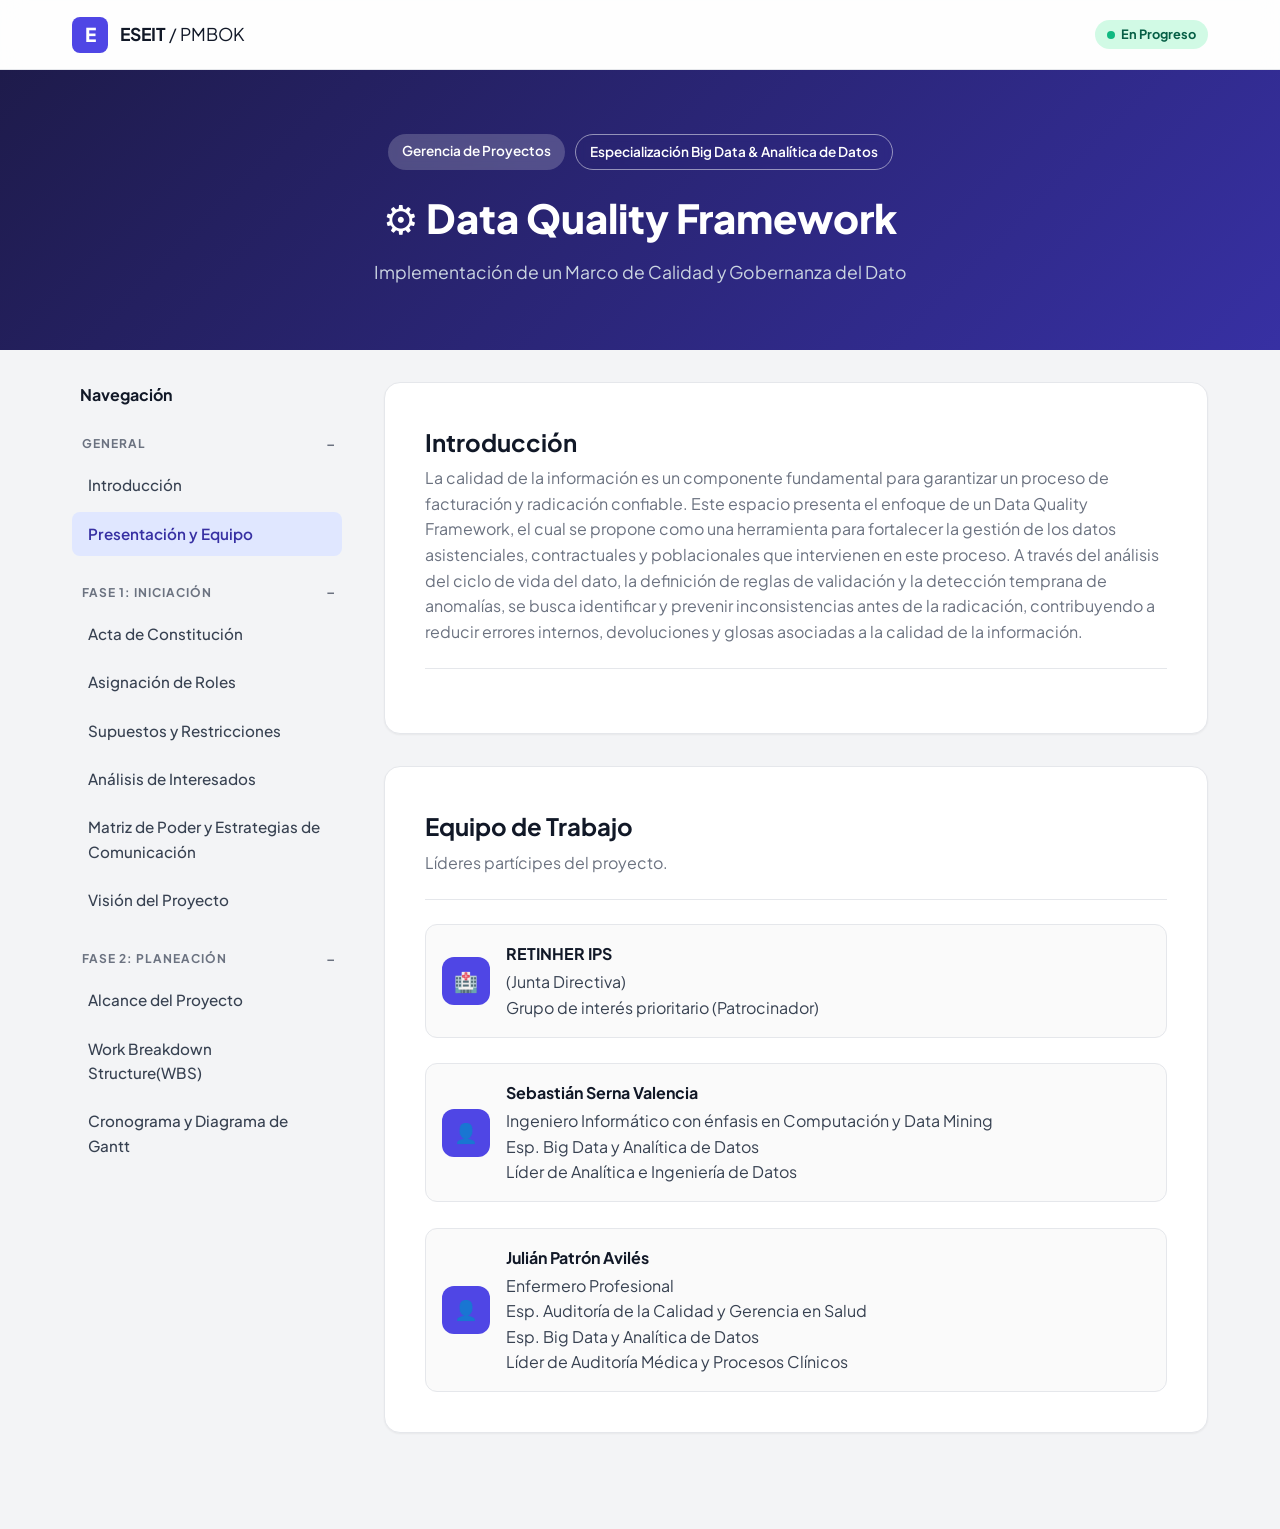
<file: index.html>
<!DOCTYPE html>
<html lang="es">

<head>
    <meta charset="UTF-8">
    <meta name="viewport" content="width=device-width, initial-scale=1.0">
    <title>Inicio | ESEIT</title>
    <link rel="stylesheet" href="styles.css">
    <link href="https://fonts.googleapis.com/css2?family=Plus+Jakarta+Sans:wght@400;500;600;700;800&display=swap"
        rel="stylesheet">
</head>

<body>
    <nav class="glass-nav">
        <div class="nav-content">
            <div class="logo-area">
                <!-- NUEVO: Botón Hamburguesa para Móviles -->
                <button id="mobile-menu-btn" class="hamburger-btn">☰</button>

                <div class="logo-icon">E</div>
                <span class="logo-text">ESEIT <span class="fw-light">/ PMBOK</span></span>
            </div>
            <div class="nav-badges">
                <span class="status-badge pulse">En Progreso</span>
            </div>
        </div>
    </nav>

    <header class="hero-section">
        <div class="hero-content">
            <div class="hero-tags">
                <span class="tag">Gerencia de Proyectos</span>
                <span class="tag tag-outline">Especialización Big Data & Analítica de Datos</span>
            </div>
            <h1 class="hero-title">⚙️ Data Quality Framework</h1>
            <p class="hero-subtitle">Implementación de un Marco de Calidad y Gobernanza del Dato</p>
        </div>
    </header>

    <div class="container layout-grid">
        <!-- MENÚ LATERAL -->
        <aside class="sidebar-menu">
            <div class="menu-sticky-wrapper">
                <h3 class="menu-title">Navegación</h3>
                <nav class="pill-nav">
                    <!-- SECCIÓN GENERAL -->
                    <div class="nav-section">
                        <div class="section-header">
                            <!-- Este enlace te lleva a la página principal -->
                            <a href="index.html" class="section-link">General</a>
                            <!-- Este botón solo abre/cierra -->
                            <button class="toggle-btn"><span class="toggle-icon">-</span></button>
                        </div>
                        <div class="nav-items">
                            <a href="index.html#intro" class="nav-pill">Introducción</a>
                            <a href="index.html#presentacion" class="nav-pill active">Presentación y Equipo</a>
                        </div>
                    </div>

                    <!-- SECCIÓN FASE 1 -->
                    <div class="nav-section">
                        <div class="section-header">
                            <a href="fase1.html" class="section-link">Fase 1: Iniciación</a>
                            <button class="toggle-btn"><span class="toggle-icon">-</span></button>
                        </div>
                        <div class="nav-items">
                            <a href="fase1.html#acta" class="nav-pill">Acta de Constitución</a>
                            <a href="fase1.html#asignacion" class="nav-pill">Asignación de Roles</a>
                            <a href="fase1.html#supuestos" class="nav-pill">Supuestos y Restricciones</a>
                            <a href="fase1.html#interesados" class="nav-pill">Análisis de Interesados</a>
                            <a href="fase1.html#comunicacion" class="nav-pill">Matriz de Poder y Estrategias de
                                Comunicación</a>
                            <a href="fase1.html#vision" class="nav-pill">Visión del Proyecto</a>
                        </div>
                    </div>

                    <!-- SECCIÓN FASE 2 -->
                    <div class="nav-section">
                        <div class="section-header">
                            <a href="fase2.html" class="section-link">Fase 2: Planeación</a>
                            <button class="toggle-btn"><span class="toggle-icon">-</span></button>
                        </div>
                        <div class="nav-items">
                            <a href="fase2.html#alcance" class="nav-pill">Alcance del Proyecto</a>
                            <a href="fase2.html#wbs" class="nav-pill">Work Breakdown Structure(WBS)</a>
                            <a href="fase2.html#cronograma" class="nav-pill">Cronograma y Diagrama de Gantt</a>
                            <a href="fase2.html#presupuesto" class="nav-pill">Presupuestos</a>
                            <a href="fase2.html#matriz-riesgos" class="nav-pill">Gestión de Riesgos</a>
                        </div>
                    </div>

                    <!-- SECCIÓN FASE 3 -->
                    <div class="nav-section">
                        <div class="section-header">
                            <a href="fase3.html" class="section-link">Fase 3: Ejecución</a>
                            <button class="toggle-btn"><span class="toggle-icon">-</span></button>
                        </div>
                        <div class="nav-items">
                            <a href="fase3.html#asignacion" class="nav-pill">Asignación de Tareas</a>
                            <a href="fase3.html#calidad" class="nav-pill">Plan de Calidad</a>
                            <a href="fase3.html#comunicacion" class="nav-pill">Gestión de la Comunicación</a>
                            <a href="fase3.html#roi" class="nav-pill">ROI e Impacto</a>
                        </div>
                    </div>

                    <!-- SECCIÓN EJECUCIÓN PROYECTO -->
                    <div class="nav-section">
                        <div class="section-header">
                            <a href="ejecucion.html" class="section-link">Ejecución Proyecto</a>
                            <button class="toggle-btn"><span class="toggle-icon">-</span></button>
                        </div>
                        <div class="nav-items">
                            <a href="ejecucion.html#semana1" class="nav-pill">Semana 1</a>
                            <a href="ejecucion.html#semana2" class="nav-pill">Semana 2</a>
                            <a href="ejecucion.html#semana3" class="nav-pill">Semana 3</a>
                            <a href="ejecucion.html#semana4" class="nav-pill">Semana 4</a>
                            <a href="ejecucion.html#semana5" class="nav-pill">Semana 5</a>
                            <a href="ejecucion.html#semana6" class="nav-pill">Semana 6</a>
                            <a href="ejecucion.html#semana7" class="nav-pill">Semana 7</a>
                        </div>
                    </div>
                </nav>
            </div>
        </aside>

        <!-- CONTENIDO -->
        <main class="content-area">

            <section id="intro" class="content-card">
                <div class="card-header">
                    <h2>Introducción</h2>
                    <p class="text-muted">
                        La calidad de la información es un componente fundamental para garantizar un proceso de
                        facturación y radicación confiable. Este espacio presenta el enfoque de un Data Quality
                        Framework, el cual se propone como una herramienta para fortalecer la gestión de los datos
                        asistenciales, contractuales y poblacionales que intervienen en este proceso.
                        A través del análisis del ciclo de vida del dato, la definición de reglas de validación y la
                        detección temprana de anomalías, se busca identificar y prevenir inconsistencias antes de la
                        radicación, contribuyendo a reducir errores internos, devoluciones y glosas asociadas a la
                        calidad de la información.
                    </p>
                </div>
            </section>

            <section id="presentacion" class="content-card">
                <div class="card-header">
                    <h2>Equipo de Trabajo</h2>
                    <p class="text-muted">Líderes partícipes del proyecto.</p>
                </div>

                <div class="team-grid">
                    <div class="team-member">
                        <div class="member-avatar avatar-indigo">🏥</div>
                        <div class="member-details">
                            <h4>RETINHER IPS</h4>
                            <p>(Junta Directiva)</p>
                            <p>Grupo de interés prioritario (Patrocinador)</p>
                        </div>
                    </div>
                </div>

                <br>

                <div class="team-grid">
                    <div class="team-member">
                        <div class="member-avatar avatar-indigo">👤</div>
                        <div class="member-details">
                            <h4>Sebastián Serna Valencia</h4>
                            <p>Ingeniero Informático con énfasis en Computación y Data Mining</p>
                            <p>Esp. Big Data y Analítica de Datos</p>
                            <p>Líder de Analítica e Ingeniería de Datos</p>
                        </div>
                    </div>
                </div>

                <br>

                <div class="team-grid">
                    <div class="team-member">
                        <div class="member-avatar avatar-indigo">👤</div>
                        <div class="member-details">
                            <h4>Julián Patrón Avilés</h4>
                            <p>Enfermero Profesional</p>
                            <p>Esp. Auditoría de la Calidad y Gerencia en Salud</p>
                            <p>Esp. Big Data y Analítica de Datos</p>
                            <p>Líder de Auditoría Médica y Procesos Clínicos</p>
                        </div>
                    </div>
                </div>


            </section>
        </main>
    </div>

    <script>
        // 1. Lógica para el botón (+ / -)
        const toggleBtns = document.querySelectorAll('.toggle-btn');

        toggleBtns.forEach(btn => {
            btn.addEventListener('click', function (e) {
                e.preventDefault(); // Evita cualquier comportamiento por defecto

                // Busca el contenedor '.nav-items' que está justo después del '.section-header'
                const navItems = this.closest('.section-header').nextElementSibling;
                const icon = this.querySelector('.toggle-icon');

                // Alterna la visibilidad
                navItems.classList.toggle('collapsed');

                // Cambia el ícono
                if (navItems.classList.contains('collapsed')) {
                    icon.textContent = '+';
                } else {
                    icon.textContent = '-';
                }
            });
        });

        // 2. Lógica para las Píldoras (Enlaces activos dentro de la misma página)
        const navPills = document.querySelectorAll('.nav-pill');

        navPills.forEach(pill => {
            pill.addEventListener('click', function () {
                if (!this.classList.contains('disabled')) {
                    navPills.forEach(p => p.classList.remove('active'));
                    this.classList.add('active');
                }
            });
        });

        // 3. Lógica para el Menú Hamburguesa en Móviles
        const mobileMenuBtn = document.getElementById('mobile-menu-btn');
        const sidebarMenu = document.querySelector('.sidebar-menu');

        if (mobileMenuBtn && sidebarMenu) {
            // Abrir/Cerrar menú al tocar el botón ☰
            mobileMenuBtn.addEventListener('click', () => {
                sidebarMenu.classList.toggle('active');
            });

            // Opcional pero recomendado: Cerrar el menú móvil automáticamente al elegir una opción
            const allMobileLinks = document.querySelectorAll('.nav-pill, .section-link');
            allMobileLinks.forEach(link => {
                link.addEventListener('click', () => {
                    // Solo si estamos en versión móvil (ancho menor a 900px)
                    if (window.innerWidth <= 900) {
                        sidebarMenu.classList.remove('active');
                    }
                });
            });
        }
    </script>

</body>

</html>
</file>
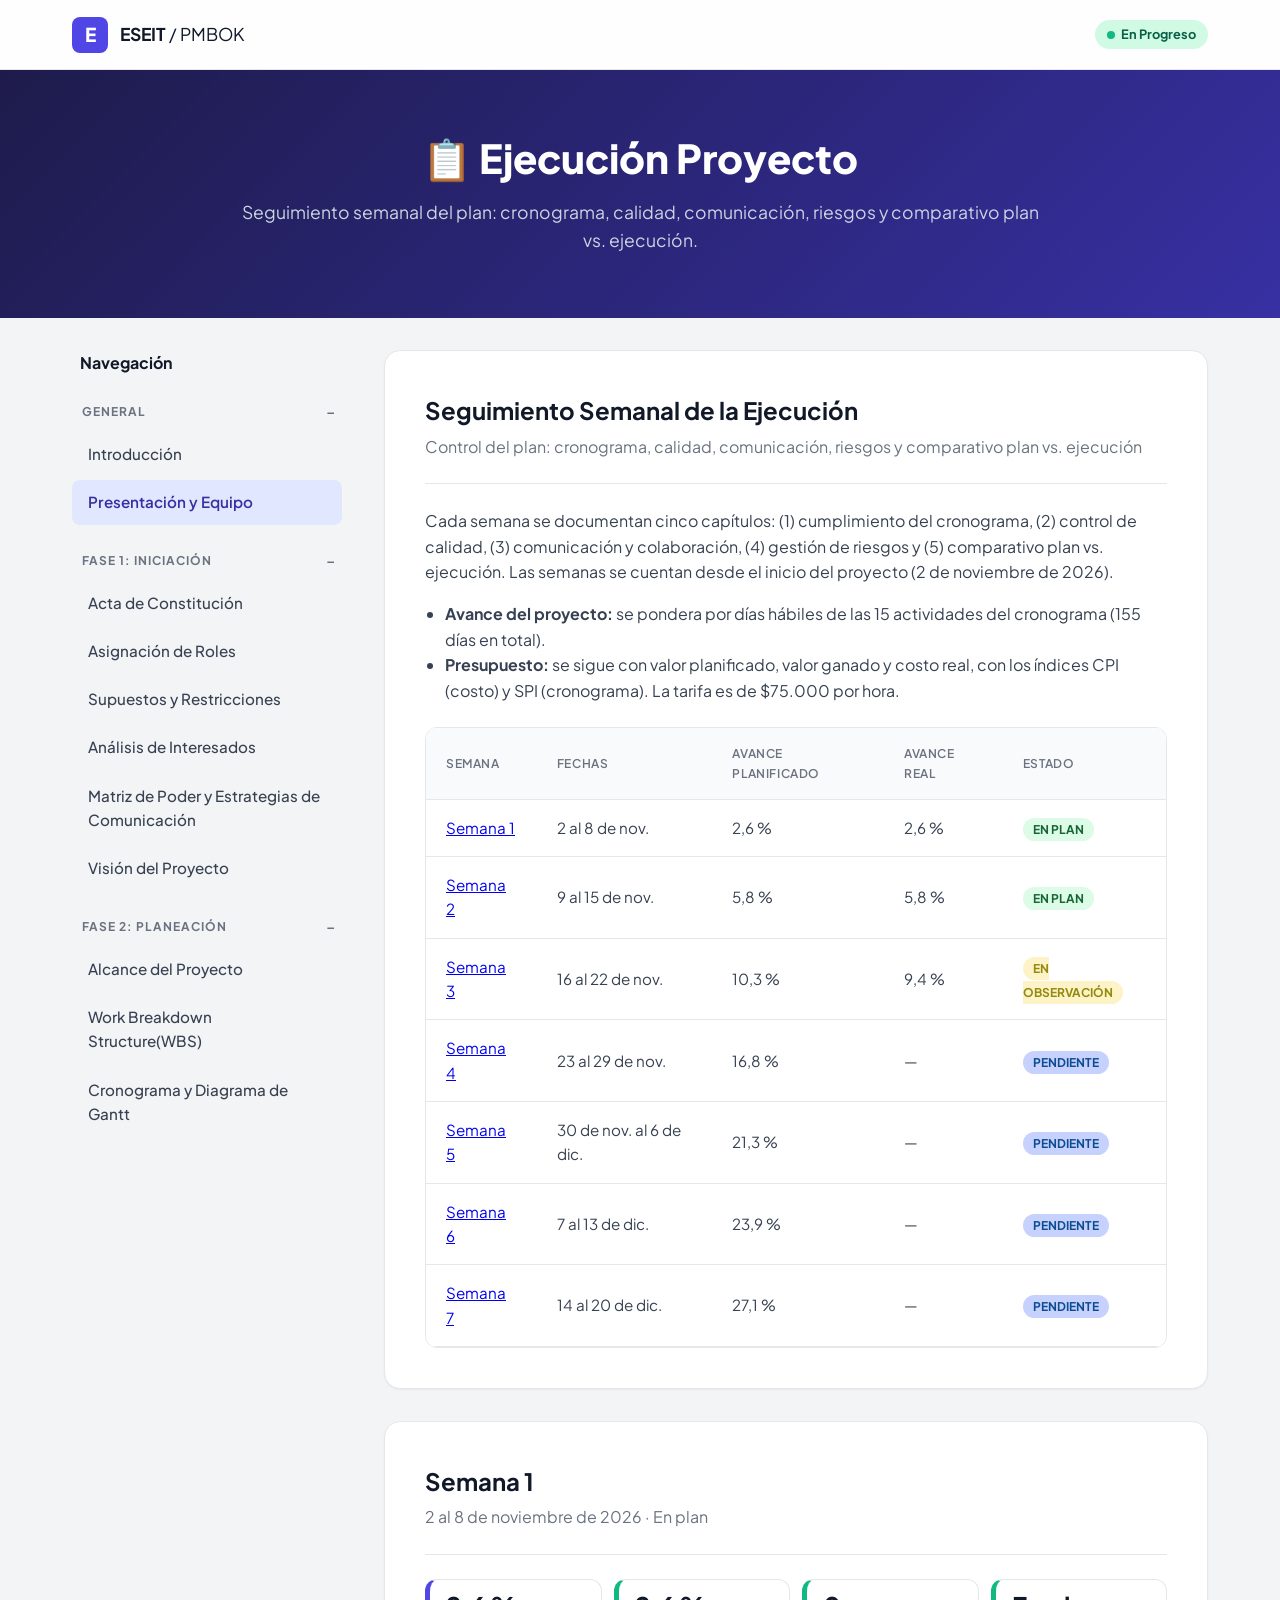
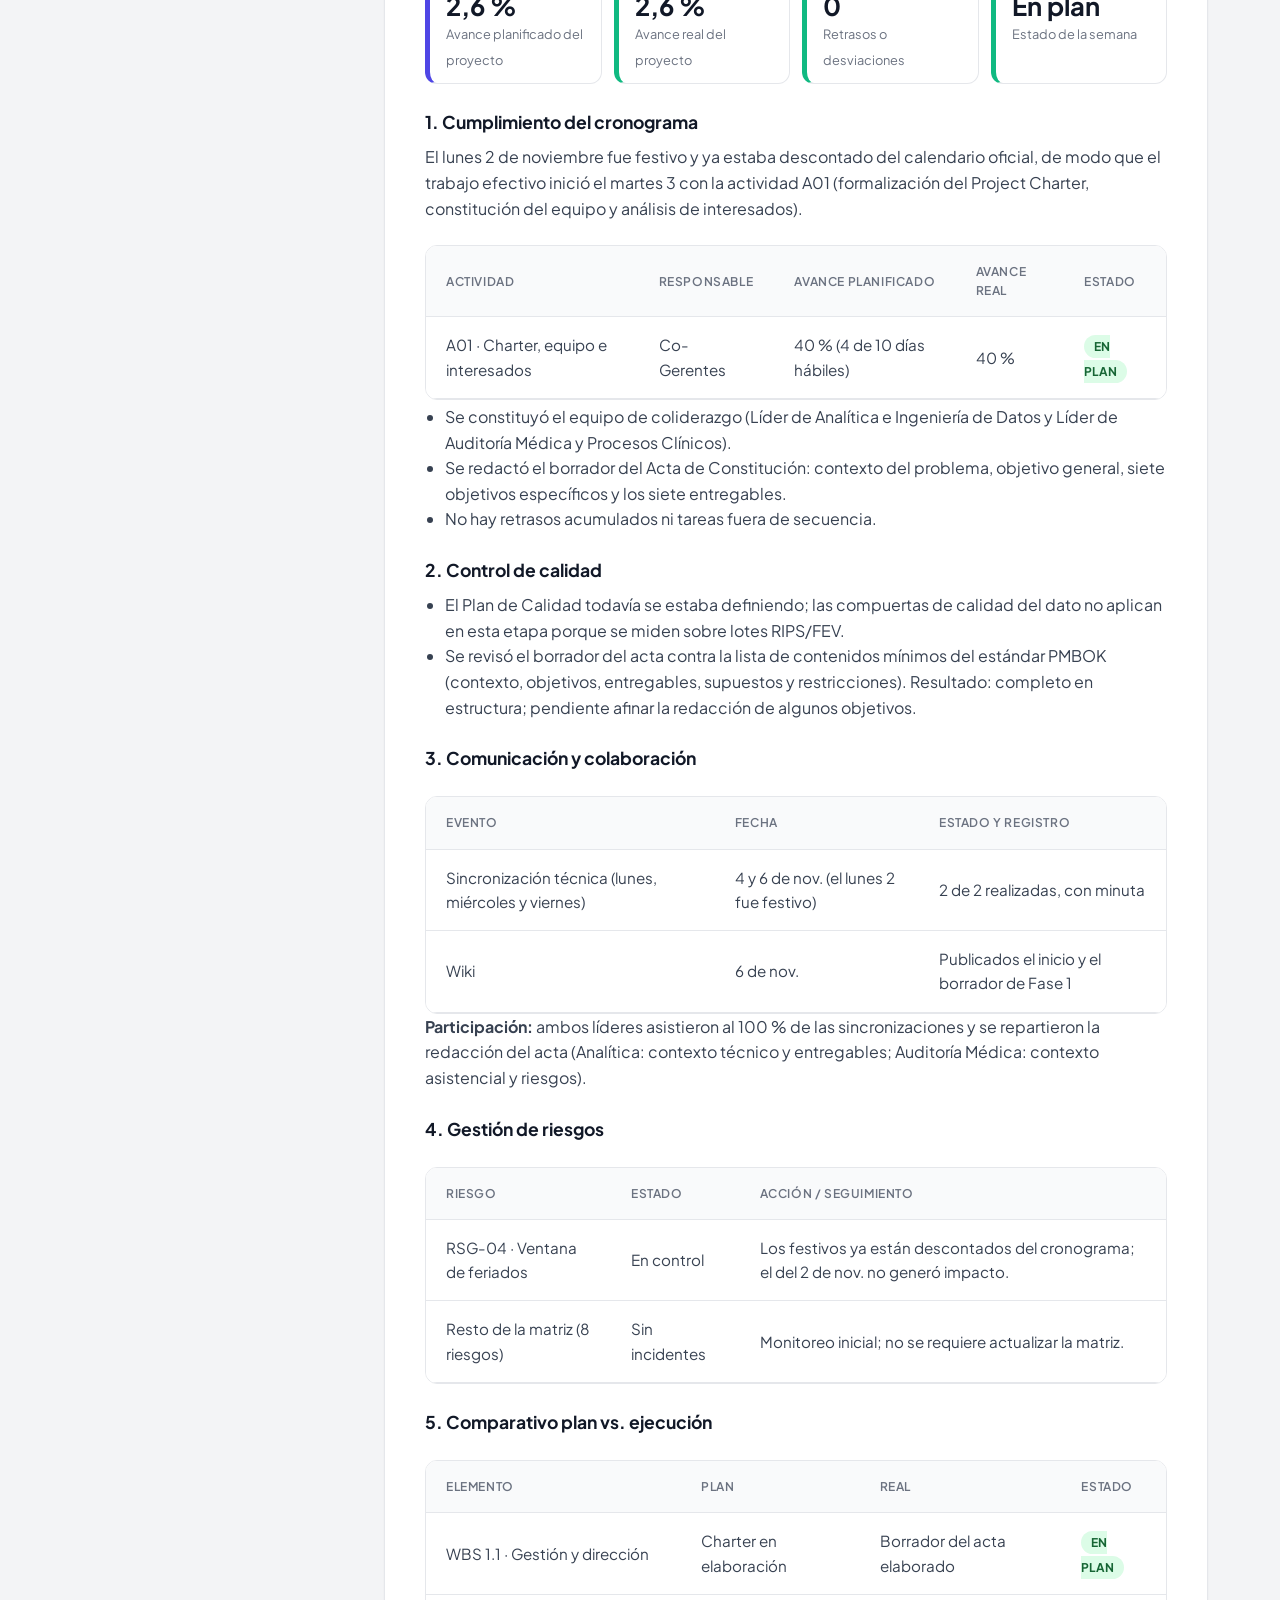
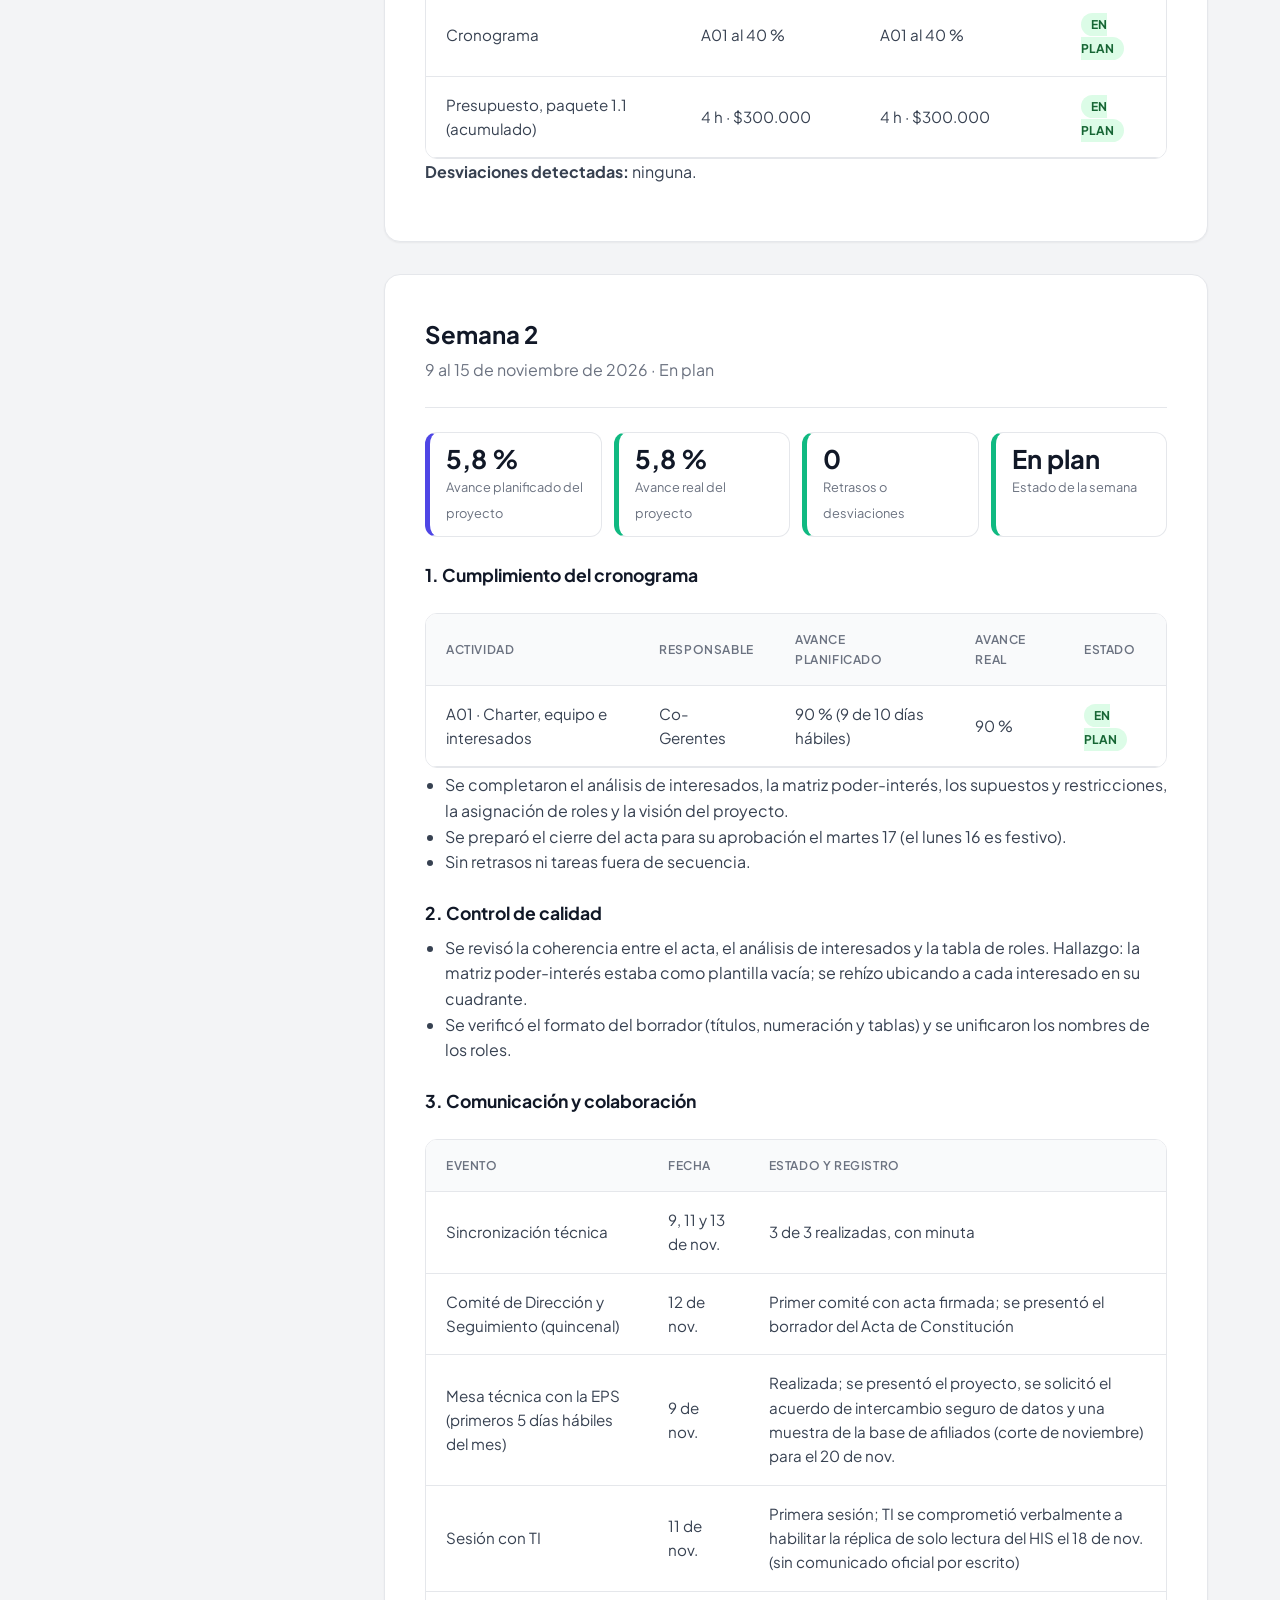
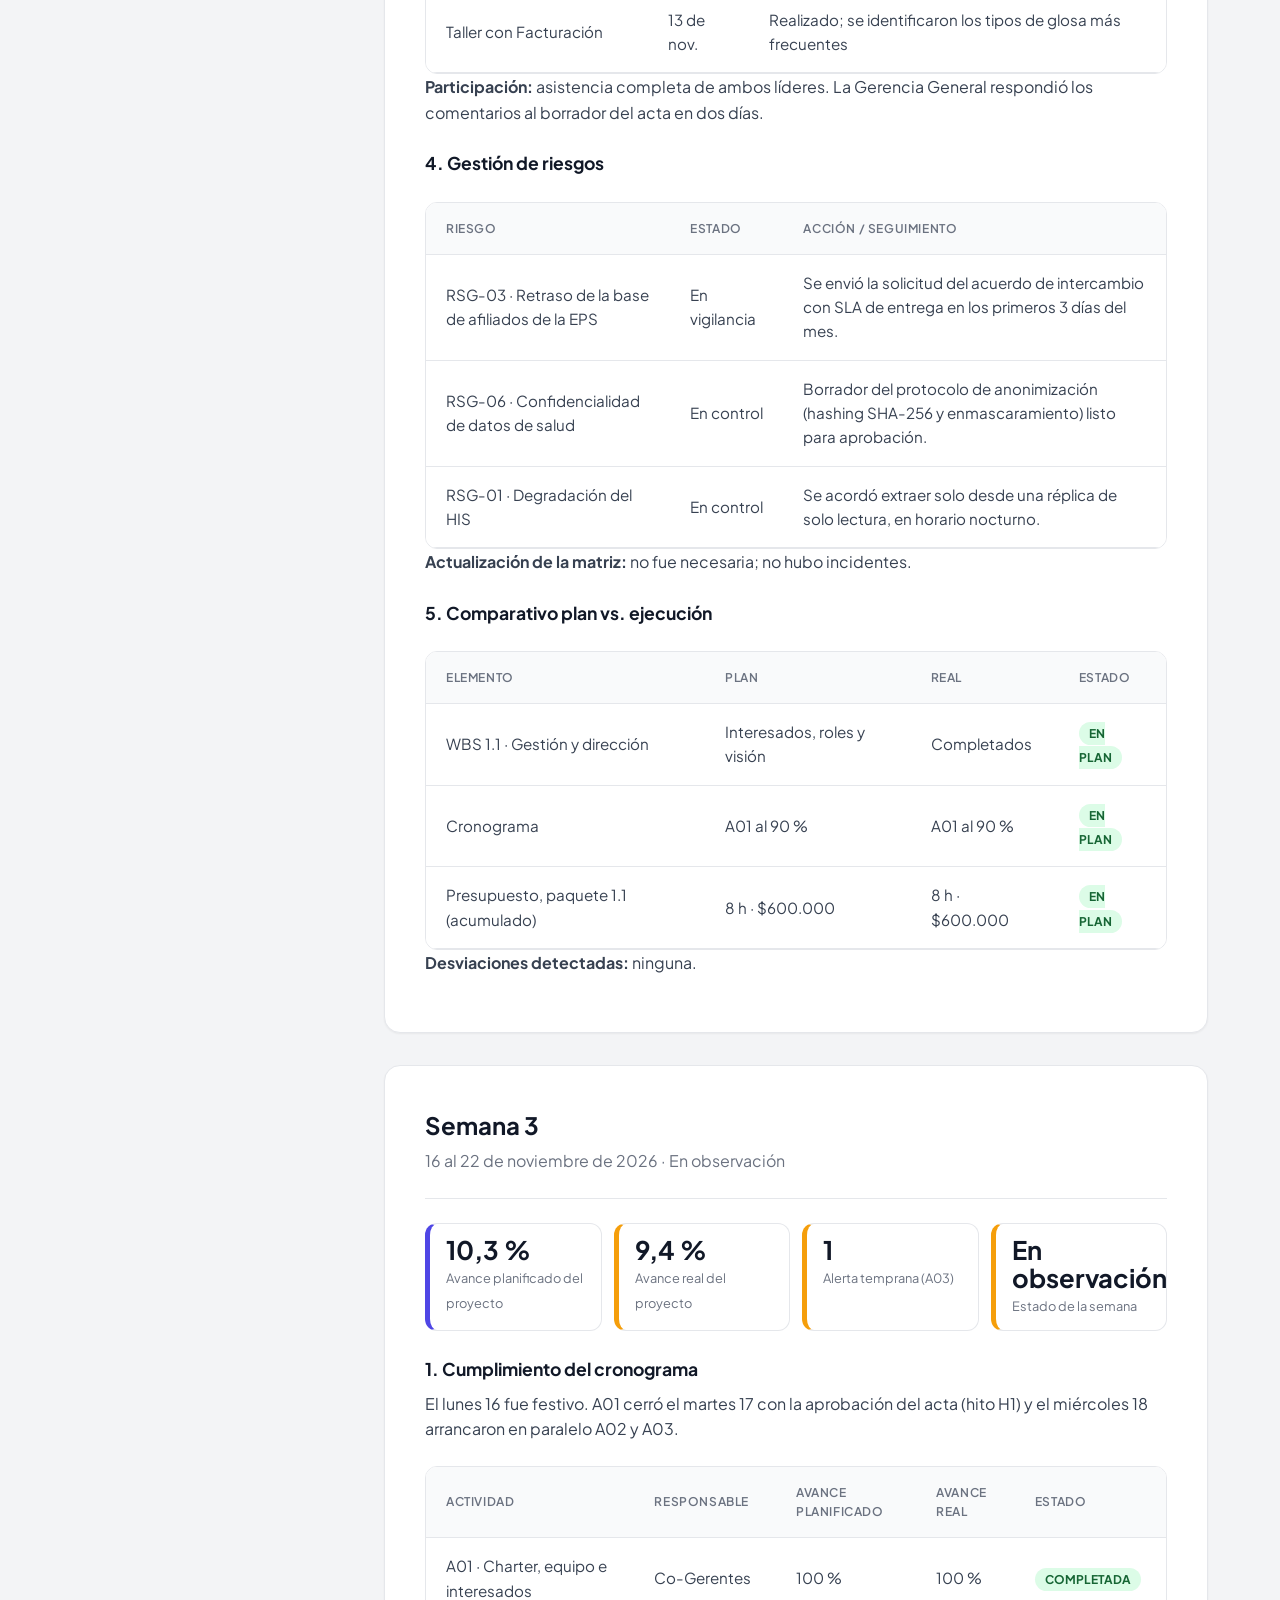
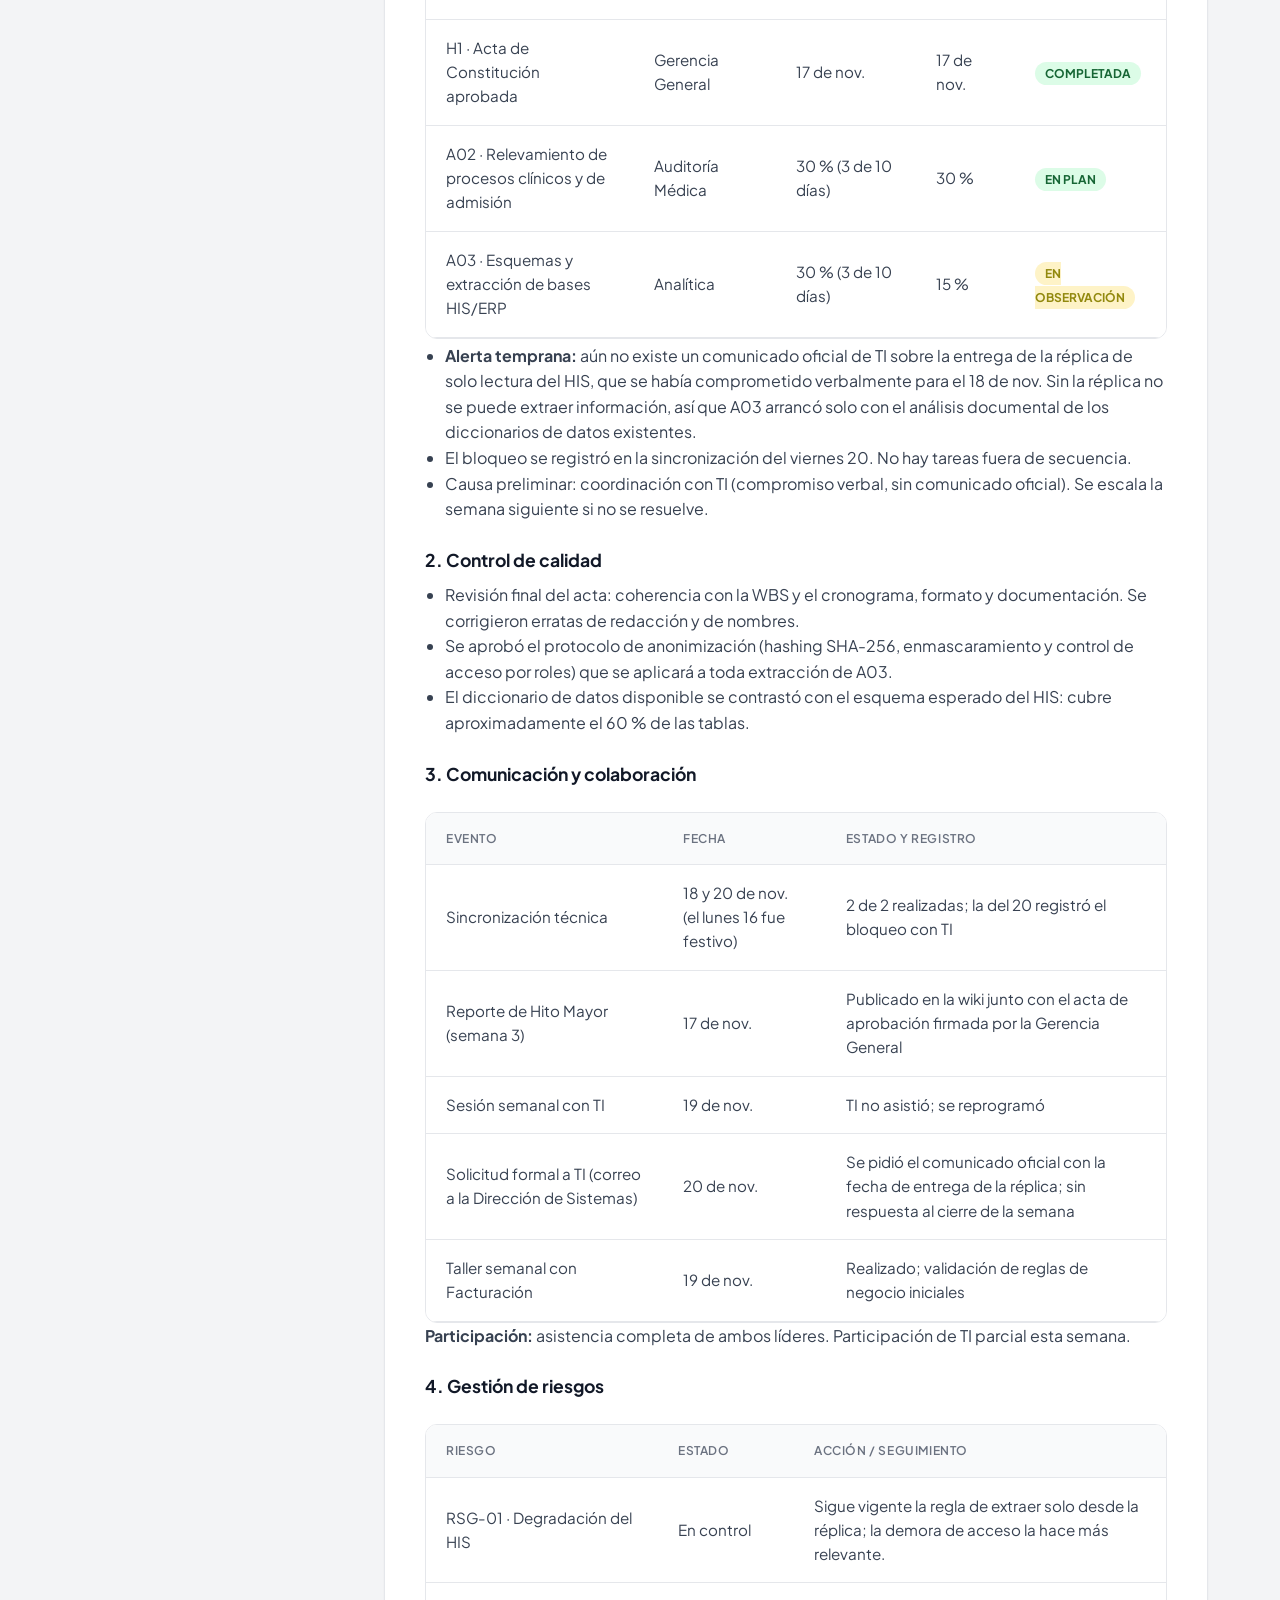
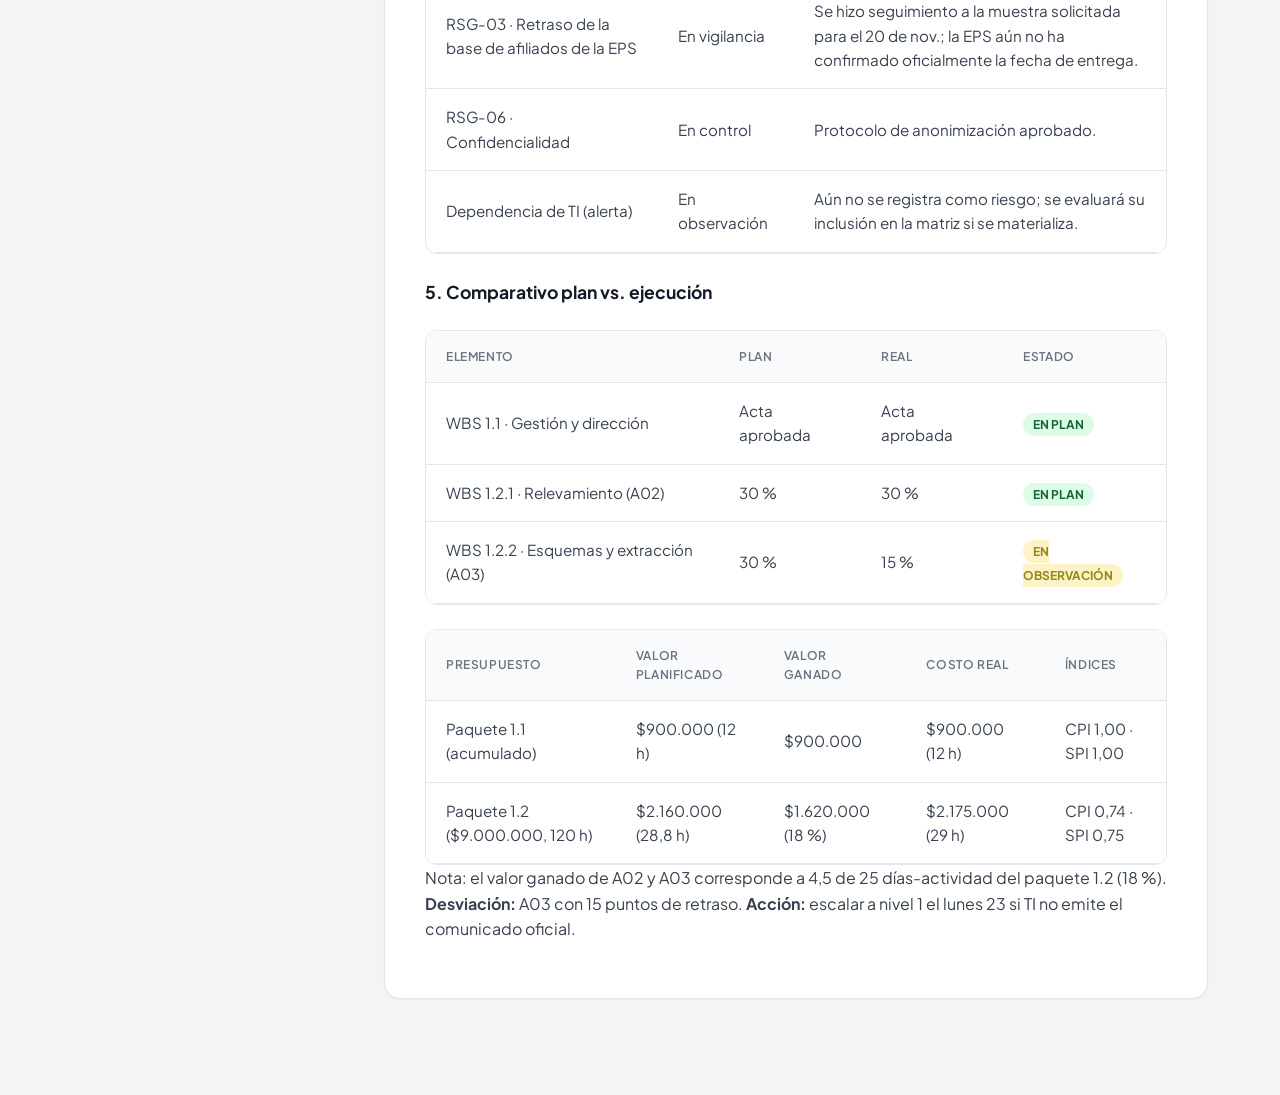
<file: ejecucion.html>
<!DOCTYPE html>
<html lang="es">

<head>
    <meta charset="UTF-8">
    <meta name="viewport" content="width=device-width, initial-scale=1.0">
    <title>Ejecución Proyecto | ESEIT - RETINHER</title>
    <link rel="stylesheet" href="styles.css">
    <link href="https://fonts.googleapis.com/css2?family=Plus+Jakarta+Sans:wght@400;500;600;700;800&display=swap"
        rel="stylesheet">
</head>

<body>
    <nav class="glass-nav">
        <div class="nav-content">
            <div class="logo-area">
                <!-- NUEVO: Botón Hamburguesa para Móviles -->
                <button id="mobile-menu-btn" class="hamburger-btn">☰</button>

                <div class="logo-icon">E</div>
                <span class="logo-text">ESEIT <span class="fw-light">/ PMBOK</span></span>
            </div>
            <div class="nav-badges">
                <span class="status-badge pulse">En Progreso</span>
            </div>
        </div>
    </nav>

    <header class="hero-section">
        <div class="hero-content">
            <h1 class="hero-title">📋 Ejecución Proyecto</h1>
            <p class="hero-subtitle">Seguimiento semanal del plan: cronograma, calidad, comunicación, riesgos y
                comparativo plan vs. ejecución.</p>
        </div>
    </header>

    <div class="container layout-grid">
        <!-- MENÚ LATERAL -->
        <aside class="sidebar-menu">
            <div class="menu-sticky-wrapper">
                <h3 class="menu-title">Navegación</h3>
                <nav class="pill-nav">
                    <!-- SECCIÓN GENERAL -->
                    <div class="nav-section">
                        <div class="section-header">
                            <!-- Este enlace te lleva a la página principal -->
                            <a href="index.html" class="section-link">General</a>
                            <!-- Este botón solo abre/cierra -->
                            <button class="toggle-btn"><span class="toggle-icon">-</span></button>
                        </div>
                        <div class="nav-items">
                            <a href="index.html#intro" class="nav-pill">Introducción</a>
                            <a href="index.html#presentacion" class="nav-pill active">Presentación y Equipo</a>
                        </div>
                    </div>

                    <!-- SECCIÓN FASE 1 -->
                    <div class="nav-section">
                        <div class="section-header">
                            <a href="fase1.html" class="section-link">Fase 1: Iniciación</a>
                            <button class="toggle-btn"><span class="toggle-icon">-</span></button>
                        </div>
                        <div class="nav-items">
                            <a href="fase1.html#acta" class="nav-pill">Acta de Constitución</a>
                            <a href="fase1.html#asignacion" class="nav-pill">Asignación de Roles</a>
                            <a href="fase1.html#supuestos" class="nav-pill">Supuestos y Restricciones</a>
                            <a href="fase1.html#interesados" class="nav-pill">Análisis de Interesados</a>
                            <a href="fase1.html#comunicacion" class="nav-pill">Matriz de Poder y Estrategias de
                                Comunicación</a>
                            <a href="fase1.html#vision" class="nav-pill">Visión del Proyecto</a>
                        </div>
                    </div>

                    <!-- SECCIÓN FASE 2 -->
                    <div class="nav-section">
                        <div class="section-header">
                            <a href="fase2.html" class="section-link">Fase 2: Planeación</a>
                            <button class="toggle-btn"><span class="toggle-icon">-</span></button>
                        </div>
                        <div class="nav-items">
                            <a href="fase2.html#alcance" class="nav-pill">Alcance del Proyecto</a>
                            <a href="fase2.html#wbs" class="nav-pill">Work Breakdown Structure(WBS)</a>
                            <a href="fase2.html#cronograma" class="nav-pill">Cronograma y Diagrama de Gantt</a>
                            <a href="fase2.html#presupuesto" class="nav-pill">Presupuestos</a>
                            <a href="fase2.html#matriz-riesgos" class="nav-pill">Gestión de Riesgos</a>
                        </div>
                    </div>

                    <!-- SECCIÓN FASE 3 -->
                    <div class="nav-section">
                        <div class="section-header">
                            <a href="fase3.html" class="section-link">Fase 3: Ejecución</a>
                            <button class="toggle-btn"><span class="toggle-icon">-</span></button>
                        </div>
                        <div class="nav-items">
                            <a href="fase3.html#asignacion" class="nav-pill">Asignación de Tareas</a>
                            <a href="fase3.html#calidad" class="nav-pill">Plan de Calidad</a>
                            <a href="fase3.html#comunicacion" class="nav-pill">Gestión de la Comunicación</a>
                            <a href="fase3.html#roi" class="nav-pill">ROI e Impacto</a>
                        </div>
                    </div>

                    <!-- SECCIÓN EJECUCIÓN PROYECTO -->
                    <div class="nav-section">
                        <div class="section-header">
                            <a href="ejecucion.html" class="section-link">Ejecución Proyecto</a>
                            <button class="toggle-btn"><span class="toggle-icon">-</span></button>
                        </div>
                        <div class="nav-items">
                            <a href="ejecucion.html#semana1" class="nav-pill">Semana 1</a>
                            <a href="ejecucion.html#semana2" class="nav-pill">Semana 2</a>
                            <a href="ejecucion.html#semana3" class="nav-pill">Semana 3</a>
                            <a href="ejecucion.html#semana4" class="nav-pill">Semana 4</a>
                            <a href="ejecucion.html#semana5" class="nav-pill">Semana 5</a>
                            <a href="ejecucion.html#semana6" class="nav-pill">Semana 6</a>
                            <a href="ejecucion.html#semana7" class="nav-pill">Semana 7</a>
                        </div>
                    </div>
                </nav>
            </div>
        </aside>

        <!-- CONTENIDO -->
        <main class="content-area">
            <section id="ejecucion" class="content-card">
                <div class="card-header">
                    <h2>Seguimiento Semanal de la Ejecución</h2>
                    <p class="text-muted">Control del plan: cronograma, calidad, comunicación, riesgos y comparativo
                        plan vs. ejecución</p>
                </div>
                <div class="text-content">
                    <p>Cada semana se documentan cinco capítulos: (1) cumplimiento del cronograma, (2) control de
                        calidad, (3) comunicación y colaboración, (4) gestión de riesgos y (5) comparativo plan vs.
                        ejecución. Las semanas se cuentan desde el inicio del proyecto (2 de noviembre de 2026).</p>
                </div>
                <ul style="margin:.25rem 0 1rem 1.25rem">
                    <li><strong>Avance del proyecto:</strong> se pondera por días hábiles de las 15 actividades del
                        cronograma (155 días en total).</li>
                    <li><strong>Presupuesto:</strong> se sigue con valor planificado, valor ganado y costo real, con los
                        índices CPI (costo) y SPI (cronograma). La tarifa es de $75.000 por hora.</li>
                </ul>
                <div class="table-container">
                    <table class="modern-table">
                        <thead>
                            <tr>
                                <th>Semana</th>
                                <th>Fechas</th>
                                <th>Avance planificado</th>
                                <th>Avance real</th>
                                <th>Estado</th>
                            </tr>
                        </thead>
                        <tbody>
                            <tr>
                                <td><a href="#semana1">Semana 1</a></td>
                                <td>2 al 8 de nov.</td>
                                <td>2,6 %</td>
                                <td>2,6 %</td>
                                <td><span class="pill-badge badge-low">En plan</span></td>
                            </tr>
                            <tr>
                                <td><a href="#semana2">Semana 2</a></td>
                                <td>9 al 15 de nov.</td>
                                <td>5,8 %</td>
                                <td>5,8 %</td>
                                <td><span class="pill-badge badge-low">En plan</span></td>
                            </tr>
                            <tr>
                                <td><a href="#semana3">Semana 3</a></td>
                                <td>16 al 22 de nov.</td>
                                <td>10,3 %</td>
                                <td>9,4 %</td>
                                <td><span class="pill-badge badge-med">En observación</span></td>
                            </tr>
                            <!-- <tr>
                                <td><a href="#semana4">Semana 4</a></td>
                                <td>23 al 29 de nov.</td>
                                <td>16,8 %</td>
                                <td>14,2 %</td>
                                <td><span class="pill-badge badge-medhigh">Con desviación</span></td>
                            </tr> -->
                            <tr>
                                <td><a href="#semana4">Semana 4</a></td>
                                <td>23 al 29 de nov.</td>
                                <td>16,8 %</td>
                                <td>—</td>
                                <td><span class="pill-badge badge-null">Pendiente</span></td>
                            </tr>
                            <tr>
                                <td><a href="#semana5">Semana 5</a></td>
                                <td>30 de nov. al 6 de dic.</td>
                                <td>21,3 %</td>
                                <td>—</td>
                                <td><span class="pill-badge badge-null">Pendiente</span></td>
                            </tr>
                            <tr>
                                <td><a href="#semana6">Semana 6</a></td>
                                <td>7 al 13 de dic.</td>
                                <td>23,9 %</td>
                                <td>—</td>
                                <td><span class="pill-badge badge-null">Pendiente</span></td>
                            </tr>
                            <tr>
                                <td><a href="#semana7">Semana 7</a></td>
                                <td>14 al 20 de dic.</td>
                                <td>27,1 %</td>
                                <td>—</td>
                                <td><span class="pill-badge badge-null">Pendiente</span></td>
                            </tr>
                        </tbody>
                    </table>
                </div>
            </section>
            <section id="semana1" class="content-card">
                <div class="card-header">
                    <h2>Semana 1</h2>
                    <p class="text-muted">2 al 8 de noviembre de 2026 · En plan</p>
                </div>
                <div class="risk-kpis">
                    <div class="risk-kpi risk-kpi--total"><b>2,6 %</b><span>Avance planificado del proyecto</span></div>
                    <div class="risk-kpi risk-kpi--Bajo"><b>2,6 %</b><span>Avance real del proyecto</span></div>
                    <div class="risk-kpi risk-kpi--Bajo"><b>0</b><span>Retrasos o desviaciones</span></div>
                    <div class="risk-kpi risk-kpi--Bajo"><b>En plan</b><span>Estado de la semana</span></div>
                </div>
                <div class="text-content">
                    <h3 class="gantt-subtitle">1. Cumplimiento del cronograma</h3>
                </div>
                <div class="text-content">
                    <p>El lunes 2 de noviembre fue festivo y ya estaba descontado del calendario oficial, de modo que el
                        trabajo efectivo inició el martes 3 con la actividad A01 (formalización del Project Charter,
                        constitución del equipo y análisis de interesados).</p>
                </div>
                <div class="table-container">
                    <table class="modern-table">
                        <thead>
                            <tr>
                                <th>Actividad</th>
                                <th>Responsable</th>
                                <th>Avance planificado</th>
                                <th>Avance real</th>
                                <th>Estado</th>
                            </tr>
                        </thead>
                        <tbody>
                            <tr>
                                <td>A01 · Charter, equipo e interesados</td>
                                <td>Co-Gerentes</td>
                                <td>40 % (4 de 10 días hábiles)</td>
                                <td>40 %</td>
                                <td><span class="pill-badge badge-low">En plan</span></td>
                            </tr>
                        </tbody>
                    </table>
                </div>
                <ul style="margin:.25rem 0 1rem 1.25rem">
                    <li>Se constituyó el equipo de coliderazgo (Líder de Analítica e Ingeniería de Datos y Líder de
                        Auditoría Médica y Procesos Clínicos).</li>
                    <li>Se redactó el borrador del Acta de Constitución: contexto del problema, objetivo general, siete
                        objetivos específicos y los siete entregables.</li>
                    <li>No hay retrasos acumulados ni tareas fuera de secuencia.</li>
                </ul>
                <div class="text-content">
                    <h3 class="gantt-subtitle">2. Control de calidad</h3>
                </div>
                <ul style="margin:.25rem 0 1rem 1.25rem">
                    <li>El Plan de Calidad todavía se estaba definiendo; las compuertas de calidad del dato no aplican
                        en esta etapa porque se miden sobre lotes RIPS/FEV.</li>
                    <li>Se revisó el borrador del acta contra la lista de contenidos mínimos del estándar PMBOK
                        (contexto, objetivos, entregables, supuestos y restricciones). Resultado: completo en
                        estructura; pendiente afinar la redacción de algunos objetivos.</li>
                </ul>
                <div class="text-content">
                    <h3 class="gantt-subtitle">3. Comunicación y colaboración</h3>
                </div>
                <div class="table-container">
                    <table class="modern-table">
                        <thead>
                            <tr>
                                <th>Evento</th>
                                <th>Fecha</th>
                                <th>Estado y registro</th>
                            </tr>
                        </thead>
                        <tbody>
                            <tr>
                                <td>Sincronización técnica (lunes, miércoles y viernes)</td>
                                <td>4 y 6 de nov. (el lunes 2 fue festivo)</td>
                                <td>2 de 2 realizadas, con minuta</td>
                            </tr>
                            <tr>
                                <td>Wiki</td>
                                <td>6 de nov.</td>
                                <td>Publicados el inicio y el borrador de Fase 1</td>
                            </tr>
                        </tbody>
                    </table>
                </div>
                <div class="text-content">
                    <p><strong>Participación:</strong> ambos líderes asistieron al 100 % de las sincronizaciones y se
                        repartieron la redacción del acta (Analítica: contexto técnico y entregables; Auditoría Médica:
                        contexto asistencial y riesgos).</p>
                </div>
                <div class="text-content">
                    <h3 class="gantt-subtitle">4. Gestión de riesgos</h3>
                </div>
                <div class="table-container">
                    <table class="modern-table">
                        <thead>
                            <tr>
                                <th>Riesgo</th>
                                <th>Estado</th>
                                <th>Acción / seguimiento</th>
                            </tr>
                        </thead>
                        <tbody>
                            <tr>
                                <td>RSG-04 · Ventana de feriados</td>
                                <td>En control</td>
                                <td>Los festivos ya están descontados del cronograma; el del 2 de nov. no generó
                                    impacto.</td>
                            </tr>
                            <tr>
                                <td>Resto de la matriz (8 riesgos)</td>
                                <td>Sin incidentes</td>
                                <td>Monitoreo inicial; no se requiere actualizar la matriz.</td>
                            </tr>
                        </tbody>
                    </table>
                </div>
                <div class="text-content">
                    <h3 class="gantt-subtitle">5. Comparativo plan vs. ejecución</h3>
                </div>
                <div class="table-container">
                    <table class="modern-table">
                        <thead>
                            <tr>
                                <th>Elemento</th>
                                <th>Plan</th>
                                <th>Real</th>
                                <th>Estado</th>
                            </tr>
                        </thead>
                        <tbody>
                            <tr>
                                <td>WBS 1.1 · Gestión y dirección</td>
                                <td>Charter en elaboración</td>
                                <td>Borrador del acta elaborado</td>
                                <td><span class="pill-badge badge-low">En plan</span></td>
                            </tr>
                            <tr>
                                <td>Cronograma</td>
                                <td>A01 al 40 %</td>
                                <td>A01 al 40 %</td>
                                <td><span class="pill-badge badge-low">En plan</span></td>
                            </tr>
                            <tr>
                                <td>Presupuesto, paquete 1.1 (acumulado)</td>
                                <td>4 h · $300.000</td>
                                <td>4 h · $300.000</td>
                                <td><span class="pill-badge badge-low">En plan</span></td>
                            </tr>
                        </tbody>
                    </table>
                </div>
                <div class="text-content">
                    <p><strong>Desviaciones detectadas:</strong> ninguna.</p>
                </div>
            </section>
            <section id="semana2" class="content-card">
                <div class="card-header">
                    <h2>Semana 2</h2>
                    <p class="text-muted">9 al 15 de noviembre de 2026 · En plan</p>
                </div>
                <div class="risk-kpis">
                    <div class="risk-kpi risk-kpi--total"><b>5,8 %</b><span>Avance planificado del proyecto</span></div>
                    <div class="risk-kpi risk-kpi--Bajo"><b>5,8 %</b><span>Avance real del proyecto</span></div>
                    <div class="risk-kpi risk-kpi--Bajo"><b>0</b><span>Retrasos o desviaciones</span></div>
                    <div class="risk-kpi risk-kpi--Bajo"><b>En plan</b><span>Estado de la semana</span></div>
                </div>
                <div class="text-content">
                    <h3 class="gantt-subtitle">1. Cumplimiento del cronograma</h3>
                </div>
                <div class="table-container">
                    <table class="modern-table">
                        <thead>
                            <tr>
                                <th>Actividad</th>
                                <th>Responsable</th>
                                <th>Avance planificado</th>
                                <th>Avance real</th>
                                <th>Estado</th>
                            </tr>
                        </thead>
                        <tbody>
                            <tr>
                                <td>A01 · Charter, equipo e interesados</td>
                                <td>Co-Gerentes</td>
                                <td>90 % (9 de 10 días hábiles)</td>
                                <td>90 %</td>
                                <td><span class="pill-badge badge-low">En plan</span></td>
                            </tr>
                        </tbody>
                    </table>
                </div>
                <ul style="margin:.25rem 0 1rem 1.25rem">
                    <li>Se completaron el análisis de interesados, la matriz poder-interés, los supuestos y
                        restricciones, la asignación de roles y la visión del proyecto.</li>
                    <li>Se preparó el cierre del acta para su aprobación el martes 17 (el lunes 16 es festivo).</li>
                    <li>Sin retrasos ni tareas fuera de secuencia.</li>
                </ul>
                <div class="text-content">
                    <h3 class="gantt-subtitle">2. Control de calidad</h3>
                </div>
                <ul style="margin:.25rem 0 1rem 1.25rem">
                    <li>Se revisó la coherencia entre el acta, el análisis de interesados y la tabla de roles. Hallazgo:
                        la matriz poder-interés estaba como plantilla vacía; se rehízo ubicando a cada interesado en su
                        cuadrante.</li>
                    <li>Se verificó el formato del borrador (títulos, numeración y tablas) y se unificaron los nombres
                        de los roles.</li>
                </ul>
                <div class="text-content">
                    <h3 class="gantt-subtitle">3. Comunicación y colaboración</h3>
                </div>
                <div class="table-container">
                    <table class="modern-table">
                        <thead>
                            <tr>
                                <th>Evento</th>
                                <th>Fecha</th>
                                <th>Estado y registro</th>
                            </tr>
                        </thead>
                        <tbody>
                            <tr>
                                <td>Sincronización técnica</td>
                                <td>9, 11 y 13 de nov.</td>
                                <td>3 de 3 realizadas, con minuta</td>
                            </tr>
                            <tr>
                                <td>Comité de Dirección y Seguimiento (quincenal)</td>
                                <td>12 de nov.</td>
                                <td>Primer comité con acta firmada; se presentó el borrador del Acta de Constitución
                                </td>
                            </tr>
                            <tr>
                                <td>Mesa técnica con la EPS (primeros 5 días hábiles del mes)</td>
                                <td>9 de nov.</td>
                                <td>Realizada; se presentó el proyecto, se solicitó el acuerdo de intercambio seguro de
                                    datos y una muestra de la base de afiliados (corte de noviembre) para el 20 de nov.
                                </td>
                            </tr>
                            <tr>
                                <td>Sesión con TI</td>
                                <td>11 de nov.</td>
                                <td>Primera sesión; TI se comprometió verbalmente a habilitar la réplica de solo lectura
                                    del HIS el 18 de nov. (sin comunicado oficial por escrito)</td>
                            </tr>
                            <tr>
                                <td>Taller con Facturación</td>
                                <td>13 de nov.</td>
                                <td>Realizado; se identificaron los tipos de glosa más frecuentes</td>
                            </tr>
                        </tbody>
                    </table>
                </div>
                <div class="text-content">
                    <p><strong>Participación:</strong> asistencia completa de ambos líderes. La Gerencia General
                        respondió los comentarios al borrador del acta en dos días.</p>
                </div>
                <div class="text-content">
                    <h3 class="gantt-subtitle">4. Gestión de riesgos</h3>
                </div>
                <div class="table-container">
                    <table class="modern-table">
                        <thead>
                            <tr>
                                <th>Riesgo</th>
                                <th>Estado</th>
                                <th>Acción / seguimiento</th>
                            </tr>
                        </thead>
                        <tbody>
                            <tr>
                                <td>RSG-03 · Retraso de la base de afiliados de la EPS</td>
                                <td>En vigilancia</td>
                                <td>Se envió la solicitud del acuerdo de intercambio con SLA de entrega en los primeros
                                    3 días del mes.</td>
                            </tr>
                            <tr>
                                <td>RSG-06 · Confidencialidad de datos de salud</td>
                                <td>En control</td>
                                <td>Borrador del protocolo de anonimización (hashing SHA-256 y enmascaramiento) listo
                                    para aprobación.</td>
                            </tr>
                            <tr>
                                <td>RSG-01 · Degradación del HIS</td>
                                <td>En control</td>
                                <td>Se acordó extraer solo desde una réplica de solo lectura, en horario nocturno.</td>
                            </tr>
                        </tbody>
                    </table>
                </div>
                <div class="text-content">
                    <p><strong>Actualización de la matriz:</strong> no fue necesaria; no hubo incidentes.</p>
                </div>
                <div class="text-content">
                    <h3 class="gantt-subtitle">5. Comparativo plan vs. ejecución</h3>
                </div>
                <div class="table-container">
                    <table class="modern-table">
                        <thead>
                            <tr>
                                <th>Elemento</th>
                                <th>Plan</th>
                                <th>Real</th>
                                <th>Estado</th>
                            </tr>
                        </thead>
                        <tbody>
                            <tr>
                                <td>WBS 1.1 · Gestión y dirección</td>
                                <td>Interesados, roles y visión</td>
                                <td>Completados</td>
                                <td><span class="pill-badge badge-low">En plan</span></td>
                            </tr>
                            <tr>
                                <td>Cronograma</td>
                                <td>A01 al 90 %</td>
                                <td>A01 al 90 %</td>
                                <td><span class="pill-badge badge-low">En plan</span></td>
                            </tr>
                            <tr>
                                <td>Presupuesto, paquete 1.1 (acumulado)</td>
                                <td>8 h · $600.000</td>
                                <td>8 h · $600.000</td>
                                <td><span class="pill-badge badge-low">En plan</span></td>
                            </tr>
                        </tbody>
                    </table>
                </div>
                <div class="text-content">
                    <p><strong>Desviaciones detectadas:</strong> ninguna.</p>
                </div>
            </section>
            <section id="semana3" class="content-card">
                <div class="card-header">
                    <h2>Semana 3</h2>
                    <p class="text-muted">16 al 22 de noviembre de 2026 · En observación</p>
                </div>
                <div class="risk-kpis">
                    <div class="risk-kpi risk-kpi--total"><b>10,3 %</b><span>Avance planificado del proyecto</span>
                    </div>
                    <div class="risk-kpi risk-kpi--Medio"><b>9,4 %</b><span>Avance real del proyecto</span></div>
                    <div class="risk-kpi risk-kpi--Medio"><b>1</b><span>Alerta temprana (A03)</span></div>
                    <div class="risk-kpi risk-kpi--Medio"><b>En observación</b><span>Estado de la semana</span></div>
                </div>
                <div class="text-content">
                    <h3 class="gantt-subtitle">1. Cumplimiento del cronograma</h3>
                </div>
                <div class="text-content">
                    <p>El lunes 16 fue festivo. A01 cerró el martes 17 con la aprobación del acta (hito H1) y el
                        miércoles 18 arrancaron en paralelo A02 y A03.</p>
                </div>
                <div class="table-container">
                    <table class="modern-table">
                        <thead>
                            <tr>
                                <th>Actividad</th>
                                <th>Responsable</th>
                                <th>Avance planificado</th>
                                <th>Avance real</th>
                                <th>Estado</th>
                            </tr>
                        </thead>
                        <tbody>
                            <tr>
                                <td>A01 · Charter, equipo e interesados</td>
                                <td>Co-Gerentes</td>
                                <td>100 %</td>
                                <td>100 %</td>
                                <td><span class="pill-badge badge-low">Completada</span></td>
                            </tr>
                            <tr>
                                <td>H1 · Acta de Constitución aprobada</td>
                                <td>Gerencia General</td>
                                <td>17 de nov.</td>
                                <td>17 de nov.</td>
                                <td><span class="pill-badge badge-low">Completada</span></td>
                            </tr>
                            <tr>
                                <td>A02 · Relevamiento de procesos clínicos y de admisión</td>
                                <td>Auditoría Médica</td>
                                <td>30 % (3 de 10 días)</td>
                                <td>30 %</td>
                                <td><span class="pill-badge badge-low">En plan</span></td>
                            </tr>
                            <tr>
                                <td>A03 · Esquemas y extracción de bases HIS/ERP</td>
                                <td>Analítica</td>
                                <td>30 % (3 de 10 días)</td>
                                <td>15 %</td>
                                <td><span class="pill-badge badge-med">En observación</span></td>
                            </tr>
                        </tbody>
                    </table>
                </div>
                <ul style="margin:.25rem 0 1rem 1.25rem">
                    <li><strong>Alerta temprana:</strong> aún no existe un comunicado oficial de TI sobre la entrega de
                        la réplica de solo lectura del HIS, que se había comprometido verbalmente para el 18 de nov. Sin
                        la réplica no se puede extraer información, así que A03 arrancó solo con el análisis documental
                        de los diccionarios de datos existentes.</li>
                    <li>El bloqueo se registró en la sincronización del viernes 20. No hay tareas fuera de secuencia.
                    </li>
                    <li>Causa preliminar: coordinación con TI (compromiso verbal, sin comunicado oficial). Se escala la
                        semana siguiente si no se resuelve.</li>
                </ul>
                <div class="text-content">
                    <h3 class="gantt-subtitle">2. Control de calidad</h3>
                </div>
                <ul style="margin:.25rem 0 1rem 1.25rem">
                    <li>Revisión final del acta: coherencia con la WBS y el cronograma, formato y documentación. Se
                        corrigieron erratas de redacción y de nombres.</li>
                    <li>Se aprobó el protocolo de anonimización (hashing SHA-256, enmascaramiento y control de acceso
                        por roles) que se aplicará a toda extracción de A03.</li>
                    <li>El diccionario de datos disponible se contrastó con el esquema esperado del HIS: cubre
                        aproximadamente el 60 % de las tablas.</li>
                </ul>
                <div class="text-content">
                    <h3 class="gantt-subtitle">3. Comunicación y colaboración</h3>
                </div>
                <div class="table-container">
                    <table class="modern-table">
                        <thead>
                            <tr>
                                <th>Evento</th>
                                <th>Fecha</th>
                                <th>Estado y registro</th>
                            </tr>
                        </thead>
                        <tbody>
                            <tr>
                                <td>Sincronización técnica</td>
                                <td>18 y 20 de nov. (el lunes 16 fue festivo)</td>
                                <td>2 de 2 realizadas; la del 20 registró el bloqueo con TI</td>
                            </tr>
                            <tr>
                                <td>Reporte de Hito Mayor (semana 3)</td>
                                <td>17 de nov.</td>
                                <td>Publicado en la wiki junto con el acta de aprobación firmada por la Gerencia General
                                </td>
                            </tr>
                            <tr>
                                <td>Sesión semanal con TI</td>
                                <td>19 de nov.</td>
                                <td>TI no asistió; se reprogramó</td>
                            </tr>
                            <tr>
                                <td>Solicitud formal a TI (correo a la Dirección de Sistemas)</td>
                                <td>20 de nov.</td>
                                <td>Se pidió el comunicado oficial con la fecha de entrega de la réplica; sin respuesta
                                    al cierre de la semana</td>
                            </tr>
                            <tr>
                                <td>Taller semanal con Facturación</td>
                                <td>19 de nov.</td>
                                <td>Realizado; validación de reglas de negocio iniciales</td>
                            </tr>
                        </tbody>
                    </table>
                </div>
                <div class="text-content">
                    <p><strong>Participación:</strong> asistencia completa de ambos líderes. Participación de TI parcial
                        esta semana.</p>
                </div>
                <div class="text-content">
                    <h3 class="gantt-subtitle">4. Gestión de riesgos</h3>
                </div>
                <div class="table-container">
                    <table class="modern-table">
                        <thead>
                            <tr>
                                <th>Riesgo</th>
                                <th>Estado</th>
                                <th>Acción / seguimiento</th>
                            </tr>
                        </thead>
                        <tbody>
                            <tr>
                                <td>RSG-01 · Degradación del HIS</td>
                                <td>En control</td>
                                <td>Sigue vigente la regla de extraer solo desde la réplica; la demora de acceso la hace
                                    más relevante.</td>
                            </tr>
                            <tr>
                                <td>RSG-03 · Retraso de la base de afiliados de la EPS</td>
                                <td>En vigilancia</td>
                                <td>Se hizo seguimiento a la muestra solicitada para el 20 de nov.; la EPS aún no ha
                                    confirmado oficialmente la fecha de entrega.</td>
                            </tr>
                            <tr>
                                <td>RSG-06 · Confidencialidad</td>
                                <td>En control</td>
                                <td>Protocolo de anonimización aprobado.</td>
                            </tr>
                            <tr>
                                <td>Dependencia de TI (alerta)</td>
                                <td>En observación</td>
                                <td>Aún no se registra como riesgo; se evaluará su inclusión en la matriz si se
                                    materializa.</td>
                            </tr>
                        </tbody>
                    </table>
                </div>
                <div class="text-content">
                    <h3 class="gantt-subtitle">5. Comparativo plan vs. ejecución</h3>
                </div>
                <div class="table-container">
                    <table class="modern-table">
                        <thead>
                            <tr>
                                <th>Elemento</th>
                                <th>Plan</th>
                                <th>Real</th>
                                <th>Estado</th>
                            </tr>
                        </thead>
                        <tbody>
                            <tr>
                                <td>WBS 1.1 · Gestión y dirección</td>
                                <td>Acta aprobada</td>
                                <td>Acta aprobada</td>
                                <td><span class="pill-badge badge-low">En plan</span></td>
                            </tr>
                            <tr>
                                <td>WBS 1.2.1 · Relevamiento (A02)</td>
                                <td>30 %</td>
                                <td>30 %</td>
                                <td><span class="pill-badge badge-low">En plan</span></td>
                            </tr>
                            <tr>
                                <td>WBS 1.2.2 · Esquemas y extracción (A03)</td>
                                <td>30 %</td>
                                <td>15 %</td>
                                <td><span class="pill-badge badge-med">En observación</span></td>
                            </tr>
                        </tbody>
                    </table>
                </div>
                <div class="table-container">
                    <table class="modern-table">
                        <thead>
                            <tr>
                                <th>Presupuesto</th>
                                <th>Valor planificado</th>
                                <th>Valor ganado</th>
                                <th>Costo real</th>
                                <th>Índices</th>
                            </tr>
                        </thead>
                        <tbody>
                            <tr>
                                <td>Paquete 1.1 (acumulado)</td>
                                <td>$900.000 (12 h)</td>
                                <td>$900.000</td>
                                <td>$900.000 (12 h)</td>
                                <td>CPI 1,00 · SPI 1,00</td>
                            </tr>
                            <tr>
                                <td>Paquete 1.2 ($9.000.000, 120 h)</td>
                                <td>$2.160.000 (28,8 h)</td>
                                <td>$1.620.000 (18 %)</td>
                                <td>$2.175.000 (29 h)</td>
                                <td>CPI 0,74 · SPI 0,75</td>
                            </tr>
                        </tbody>
                    </table>
                </div>
                <div class="text-content">
                    <p>Nota: el valor ganado de A02 y A03 corresponde a 4,5 de 25 días-actividad del paquete 1.2 (18 %).
                        <strong>Desviación:</strong> A03 con 15 puntos de retraso. <strong>Acción:</strong> escalar a
                        nivel 1 el lunes 23 si TI no emite el comunicado oficial.</p>
                </div>
            </section>
            <!--  <section id="semana4" class="content-card">
<div class="card-header"><h2>Semana 4</h2><p class="text-muted">23 al 29 de noviembre de 2026 · Con desviación</p></div>
<div class="risk-kpis"><div class="risk-kpi risk-kpi--total"><b>16,8 %</b><span>Avance planificado del proyecto</span></div><div class="risk-kpi risk-kpi--Medio"><b>14,2 %</b><span>Avance real del proyecto</span></div><div class="risk-kpi risk-kpi--Alto"><b>2</b><span>Contratiempos (TI y base de la EPS)</span></div><div class="risk-kpi risk-kpi--Medio"><b>Con desviación</b><span>Estado de la semana</span></div></div>
<div class="text-content"><h3 class="gantt-subtitle">1. Cumplimiento del cronograma</h3></div>
<div class="text-content"><p><strong>Contratiempos de la semana</strong></p></div>
<ul style="margin:.25rem 0 1rem 1.25rem"><li><strong>Aún no existe un comunicado oficial de TI sobre la entrega de la réplica de solo lectura del HIS</strong>, comprometida verbalmente para el 18 de nov. Sin la réplica no se pueden extraer datos, y el diccionario de datos disponible cubre solo cerca del 60 % de las tablas.</li><li><strong>La EPS aún no entrega la muestra de la base de afiliados (corte de noviembre)</strong>, solicitada para el 20 de nov. No hay confirmación oficial de la fecha; la EPS informó verbalmente que llegaría el 1 de dic., junto con la base de diciembre. El impacto es leve: la muestra solo se necesita para perfilar el censo dentro de A03, y la conciliación completa (A08) empieza el 24 de dic.</li></ul>
<div class="table-container"><table class="modern-table"><thead><tr><th>Actividad</th><th>Responsable</th><th>Avance planificado</th><th>Avance real</th><th>Estado</th></tr></thead><tbody><tr><td>A01 · Charter, equipo e interesados</td><td>Co-Gerentes</td><td>100 %</td><td>100 %</td><td><span class="pill-badge badge-low">Completada</span></td></tr><tr><td>A02 · Relevamiento de procesos clínicos y de admisión</td><td>Auditoría Médica</td><td>80 %</td><td>80 %</td><td><span class="pill-badge badge-low">En plan</span></td></tr><tr><td>A03 · Esquemas y extracción de bases HIS/ERP</td><td>Analítica</td><td>80 %</td><td>40 %</td><td><span class="pill-badge badge-high">Atraso</span></td></tr><tr><td>A04 · Mapa de Linaje del Dato (Entregable 1)</td><td>Analítica</td><td>0 %</td><td>0 %</td><td>Por iniciar el 2 de dic.</td></tr></tbody></table></div>
<ul style="margin:.25rem 0 1rem 1.25rem"><li><strong>Retraso acumulado:</strong> A03 va 40 puntos por debajo (equivalente a unos 4 días hábiles). No podrá cerrar el 1 de dic. y su nueva fecha depende de que se habilite la réplica.</li><li><strong>Fuera de secuencia:</strong> A04 arrancará el 2 de dic. con los flujos de A02 y el análisis documental de A03, sin esperar la extracción de datos.</li></ul>
<div class="table-container"><table class="modern-table"><thead><tr><th>Causa del retraso de A03</th><th>Categoría</th><th>Efecto estimado</th></tr></thead><tbody><tr><td>Réplica del HIS sin comunicado oficial de entrega (compromiso verbal); no se pueden extraer datos</td><td>Coordinación (TI)</td><td>≈ 3 días hábiles</td></tr><tr><td>Diccionario de datos incompleto; hay que inferir esquemas</td><td>Recursos</td><td>≈ 0,5 días hábiles</td></tr><tr><td>Muestra de la base de afiliados pendiente de entrega (solicitada para el 20 de nov.), sin confirmación oficial de la fecha</td><td>Coordinación (EPS)</td><td>≈ 0,5 días hábiles</td></tr></tbody></table></div>
<div class="text-content"><h3 class="gantt-subtitle">2. Control de calidad</h3></div>
<div class="table-container"><table class="modern-table"><thead><tr><th>Criterio del Plan de Calidad</th><th>Aplicación en la semana</th><th>Resultado</th></tr></thead><tbody><tr><td>Calidad en el origen y privacidad (Ley 1581)</td><td>Protocolo de anonimización aprobado y listo; aún no hay extracción del HIS (falta la réplica) ni muestra de la EPS</td><td>Pendiente de aplicar cuando lleguen los datos</td></tr><tr><td>Completitud y conformidad de los datos de entrada</td><td>La muestra de la EPS aún no llega; se prepara el perfilamiento (delimitadores, formatos de fecha, llaves y duplicados)</td><td><span class="pill-badge badge-med">En observación</span> Se aplicará al recibirla</td></tr><tr><td>Revisión de entregables de A02 (coherencia, formato, documentación)</td><td>Revisión de los flujos de admisión y facturación levantados</td><td>3 observaciones menores: nomenclatura de procesos no uniforme, documento sin control de versiones y un flujo sin responsable del punto de control. Se corrigen antes del 1 de dic.</td></tr><tr><td>Compuertas de calidad 1 a 6 (ICD, TCS, TFP, PCC, TAPR, IAMC)</td><td>No aplican todavía: se miden sobre lotes RIPS/FEV a partir de A10 y A11</td><td>—</td></tr></tbody></table></div>
<div class="text-content"><p>El Entregable 1 (linaje del dato) aún no inicia, por lo que no hay revisión de entregable en esta etapa.</p></div>
<div class="text-content"><h3 class="gantt-subtitle">3. Comunicación y colaboración</h3></div>
<div class="table-container"><table class="modern-table"><thead><tr><th>Evento</th><th>Fecha</th><th>Estado y registro</th></tr></thead><tbody><tr><td>Sincronización técnica (lunes, miércoles y viernes)</td><td>23, 25 y 27 de nov.</td><td>3 de 3 realizadas, con minuta</td></tr><tr><td>Comité de Dirección y Seguimiento (quincenal)</td><td>26 de nov.</td><td>Realizado, con acta firmada; se informaron los contratiempos y se acordó escalar a nivel 3 (Gerencia General) si no hay comunicado oficial de TI el 30 de nov.</td></tr><tr><td>Escalamiento nivel 1 (técnico)</td><td>23 de nov.</td><td>Sin solución en 24 h porque la dependencia era de TI</td></tr><tr><td>Escalamiento nivel 2 (interdepartamental)</td><td>24 de nov.</td><td>Sesión extraordinaria con la Jefatura de Sistemas: TI indicó que la solicitud está en trámite. Se pidió el comunicado oficial por escrito; sin respuesta al cierre de la semana</td></tr><tr><td>Taller con Facturación</td><td>25 de nov.</td><td>Realizado; validación de reglas de negocio</td></tr><tr><td>Mesa de Trabajo Asistencial y Admisiones (quincenal)</td><td>27 de nov.</td><td>Realizada; validación de los flujos de admisión de A02</td></tr><tr><td>Wiki</td><td>27 de nov.</td><td>Subsección de la semana 4 publicada</td></tr></tbody></table></div>
<div class="table-container"><table class="modern-table"><thead><tr><th>Integrante / contraparte</th><th>Participación en la semana</th></tr></thead><tbody><tr><td>Sebastián Serna Valencia (Líder de Analítica e Ingeniería de Datos)</td><td>Asistencia completa; gestionó la solicitud de la réplica con TI y preparó el perfilamiento de las muestras</td></tr><tr><td>Julián Patrón Avilés (Líder de Auditoría Médica y Procesos Clínicos)</td><td>Asistencia completa; lideró A02 y la convocatoria del escalamiento a nivel 2</td></tr><tr><td>TI (Dirección de Sistemas)</td><td>Participó en la sesión extraordinaria del 24 de nov.; la semana anterior no asistió a su sesión y aún no emite el comunicado oficial</td></tr><tr><td>Facturación</td><td>Participación normal</td></tr><tr><td>Auditoría Médica EPS</td><td>Muestra de afiliados pendiente; sin confirmación oficial de la fecha de entrega</td></tr></tbody></table></div>
<div class="text-content"><h3 class="gantt-subtitle">4. Gestión de riesgos</h3></div>
<div class="table-container"><table class="modern-table"><thead><tr><th>Riesgo</th><th>Estado</th><th>Acción / seguimiento</th></tr></thead><tbody><tr><td>RSG-01 · Degradación del HIS</td><td>En control</td><td>Extracciones solo desde la réplica y en horario nocturno; todavía no hay extracciones.</td></tr><tr><td>RSG-03 · Retraso de la base de afiliados de la EPS (16, Alto)</td><td>Materializado levemente</td><td>La muestra solicitada para el 20 de nov. aún no llega. Se pidió confirmación escrita de la fecha de entrega y de la base de diciembre (1 al 3 de dic.), y se sigue el acuerdo de intercambio con SLA.</td></tr><tr><td>RSG-04 · Ventana de feriados</td><td>En planificación</td><td>Se inició el plan de trabajo autónomo para el 24 de dic. al 11 de ene.</td></tr><tr><td>RSG-06 · Confidencialidad</td><td>En control</td><td>Anonimización aplicada.</td></tr><tr><td><strong>RSG-09 (nuevo)</strong> · Retraso en habilitación de accesos y diccionarios de datos por parte de TI</td><td>Materializado · 12 (Medio)</td><td>Probabilidad 4 × Impacto 3. Preventivo: acta de requerimientos con fechas y sesión semanal con TI. Contingencia activada: el linaje avanza con los flujos de A02 y los diccionarios disponibles, y se solicitó al DBA un volcado plano parcial (sin respuesta aún).</td></tr></tbody></table></div>
<div class="text-content"><p><strong>Actualización de la matriz:</strong> se agregó RSG-09, de modo que la matriz pasa a 9 riesgos (ver <a href="fase2.html#matriz-riesgos">Gestión de Riesgos</a>). <strong>Reserva de contingencia:</strong> no se utiliza. Aunque RSG-03 está en nivel Alto, el retraso es leve y no amenaza la fecha límite del 22 de abril de 2027 ni exige horas extras. Si la réplica no se habilita antes del 4 de dic., se reevaluará la severidad de RSG-09 y la necesidad de usar la reserva.</p></div>
<div class="text-content"><h3 class="gantt-subtitle">5. Comparativo plan vs. ejecución</h3></div>
<div class="table-container"><table class="modern-table"><thead><tr><th>Elemento</th><th>Plan</th><th>Real</th><th>Estado</th></tr></thead><tbody><tr><td>WBS 1.1 · Gestión y dirección</td><td>En plan</td><td>En plan</td><td><span class="pill-badge badge-low">En plan</span></td></tr><tr><td>WBS 1.2.1 · Relevamiento (A02)</td><td>80 %</td><td>80 %</td><td><span class="pill-badge badge-low">En plan</span></td></tr><tr><td>WBS 1.2.2 · Esquemas y extracción (A03)</td><td>80 %</td><td>40 %</td><td><span class="pill-badge badge-high">Atraso</span></td></tr><tr><td>WBS 1.2.3 · Linaje del dato (A04)</td><td>Inicia el 2 de dic.</td><td>Por iniciar</td><td>Condicionado a A03</td></tr><tr><td>Hito H2 · Linaje validado</td><td>9 de dic.</td><td>9 de dic. (en riesgo)</td><td><span class="pill-badge badge-med">En observación</span></td></tr></tbody></table></div>
<div class="table-container"><table class="modern-table"><thead><tr><th>Presupuesto</th><th>Valor planificado</th><th>Valor ganado</th><th>Costo real</th><th>Índices</th></tr></thead><tbody><tr><td>Paquete 1.1 (acumulado)</td><td>$1.200.000 (16 h)</td><td>$1.200.000</td><td>$1.200.000 (16 h)</td><td>CPI 1,00 · SPI 1,00</td></tr><tr><td>Paquete 1.2 ($9.000.000, 120 h)</td><td>$5.760.000 (64 %)</td><td>$4.320.000 (48 %)</td><td>$4.875.000 (65 h)</td><td>CPI 0,89 · SPI 0,75</td></tr></tbody></table></div>
<div class="text-content"><p><strong>Desviaciones detectadas y acciones correctivas</strong></p></div>
<div class="table-container"><table class="modern-table"><thead><tr><th>Desviación</th><th>Acción correctiva</th><th>Responsable</th><th>Fecha</th></tr></thead><tbody><tr><td>A03 con 40 puntos de retraso (≈ 4 días hábiles)</td><td>Fast-tracking: A04 arranca el 2 de dic. con los flujos de A02 y el análisis documental de A03; la extracción se completa cuando se habilite la réplica</td><td>Líder de Analítica</td><td>2 de dic.</td></tr><tr><td>Falta de comunicado oficial de TI (RSG-09)</td><td>Solicitud formal por escrito a la Dirección de Sistemas con plazo al 30 de nov.; si no hay respuesta, escalar a nivel 3 con la Gerencia General. Sesión semanal fija con TI y acta de requerimientos con fechas</td><td>Co-Gerentes</td><td>30 de nov.</td></tr><tr><td>Muestra y base de la EPS pendientes (RSG-03)</td><td>Confirmación escrita de la fecha de entrega de la muestra y de la base de diciembre, seguimiento al acuerdo de intercambio y lector tolerante a formatos para cuando lleguen</td><td>Líder de Auditoría Médica y Líder de Analítica</td><td>1 al 3 de dic.</td></tr><tr><td>Observaciones en los flujos de A02</td><td>Corregir las 3 observaciones de nomenclatura, versión y responsable</td><td>Líder de Auditoría Médica</td><td>1 de dic.</td></tr><tr><td>H2 en riesgo</td><td>Punto de decisión: si no hay réplica, el linaje se valida con alcance documental (y se verifica con datos cuando se habilite) o H2 pasa del 9 al 11 de dic.</td><td>Co-Gerentes</td><td>4 de dic.</td></tr></tbody></table></div>
<div class="text-content"><p><strong>Por qué se acelera:</strong> si el atraso no se recupera, se propaga por la cadena crítica (A04, A05, A06, A07, A09 y A10) hasta la entrega final.</p></div>
</section>
<section id="semana5" class="content-card">
<div class="card-header"><h2>Semana 5</h2><p class="text-muted">30 de noviembre al 6 de diciembre de 2026 · Pendiente</p></div>
<div class="risk-kpis"><div class="risk-kpi risk-kpi--total"><b>21,3 %</b><span>Avance planificado acumulado</span></div><div class="risk-kpi risk-kpi--total"><b>—</b><span>Avance real</span></div><div class="risk-kpi risk-kpi--total"><b>—</b><span>Desviaciones</span></div><div class="risk-kpi risk-kpi--total"><b>Pendiente</b><span>Estado de la semana</span></div></div>
<div class="text-content"><p><strong>Lo planificado según el cronograma</strong></p></div>
<ul style="margin:.25rem 0 1rem 1.25rem"><li>A02 y A03 cierran el 1 de dic. (A03 no cerrará en esa fecha mientras no exista la réplica).</li><li>A04 (linaje del dato) inicia el 2 de dic.</li><li>Mesa técnica mensual con la EPS (1 al 7 de dic.) y llegada de la base de afiliados de diciembre (1 al 3 de dic.).</li></ul>
<div class="text-content"><p>Los cinco capítulos de seguimiento (cronograma, calidad, comunicación, riesgos y comparativo plan vs. ejecución) se documentan al cierre de la semana.</p></div>
</section>
<section id="semana6" class="content-card">
<div class="card-header"><h2>Semana 6</h2><p class="text-muted">7 al 13 de diciembre de 2026 · Pendiente</p></div>
<div class="risk-kpis"><div class="risk-kpi risk-kpi--total"><b>23,9 %</b><span>Avance planificado acumulado</span></div><div class="risk-kpi risk-kpi--total"><b>—</b><span>Avance real</span></div><div class="risk-kpi risk-kpi--total"><b>—</b><span>Desviaciones</span></div><div class="risk-kpi risk-kpi--total"><b>Pendiente</b><span>Estado de la semana</span></div></div>
<div class="text-content"><p><strong>Lo planificado según el cronograma</strong></p></div>
<ul style="margin:.25rem 0 1rem 1.25rem"><li>A04 termina el 9 de dic. (el 8 es festivo) y se cumple el hito H2: linaje validado.</li><li>A05 (riesgos de calidad bajo DAMA-DMBOK) inicia el 10 de dic.</li><li>Reporte de Hito Mayor de la semana 6.</li></ul>
<div class="text-content"><p>Los cinco capítulos de seguimiento (cronograma, calidad, comunicación, riesgos y comparativo plan vs. ejecución) se documentan al cierre de la semana.</p></div>
</section>
<section id="semana7" class="content-card">
<div class="card-header"><h2>Semana 7</h2><p class="text-muted">14 al 20 de diciembre de 2026 · Pendiente</p></div>
<div class="risk-kpis"><div class="risk-kpi risk-kpi--total"><b>27,1 %</b><span>Avance planificado acumulado</span></div><div class="risk-kpi risk-kpi--total"><b>—</b><span>Avance real</span></div><div class="risk-kpi risk-kpi--total"><b>—</b><span>Desviaciones</span></div><div class="risk-kpi risk-kpi--total"><b>Pendiente</b><span>Estado de la semana</span></div></div>
<div class="text-content"><p><strong>Lo planificado según el cronograma</strong></p></div>
<ul style="margin:.25rem 0 1rem 1.25rem"><li>A05 termina el 16 de dic.</li><li>A06 (Matriz de Riesgos y Controles, Entregable 2) inicia el 17 de dic.</li><li>Comité de Dirección y Seguimiento quincenal.</li></ul>
<div class="text-content"><p>Los cinco capítulos de seguimiento (cronograma, calidad, comunicación, riesgos y comparativo plan vs. ejecución) se documentan al cierre de la semana.</p></div>
</section> -->
        </main>

    </div>
    <script>
        // 1. Lógica para el botón (+ / -)
        const toggleBtns = document.querySelectorAll('.toggle-btn');

        toggleBtns.forEach(btn => {
            btn.addEventListener('click', function (e) {
                e.preventDefault(); // Evita cualquier comportamiento por defecto

                // Busca el contenedor '.nav-items' que está justo después del '.section-header'
                const navItems = this.closest('.section-header').nextElementSibling;
                const icon = this.querySelector('.toggle-icon');

                // Alterna la visibilidad
                navItems.classList.toggle('collapsed');

                // Cambia el ícono
                if (navItems.classList.contains('collapsed')) {
                    icon.textContent = '+';
                } else {
                    icon.textContent = '-';
                }
            });
        });

        // 2. Lógica para las Píldoras (Enlaces activos dentro de la misma página)
        const navPills = document.querySelectorAll('.nav-pill');

        navPills.forEach(pill => {
            pill.addEventListener('click', function () {
                if (!this.classList.contains('disabled')) {
                    navPills.forEach(p => p.classList.remove('active'));
                    this.classList.add('active');
                }
            });
        });

        // 3. Lógica para el Menú Hamburguesa en Móviles
        const mobileMenuBtn = document.getElementById('mobile-menu-btn');
        const sidebarMenu = document.querySelector('.sidebar-menu');

        if (mobileMenuBtn && sidebarMenu) {
            // Abrir/Cerrar menú al tocar el botón ☰
            mobileMenuBtn.addEventListener('click', () => {
                sidebarMenu.classList.toggle('active');
            });

            // Opcional pero recomendado: Cerrar el menú móvil automáticamente al elegir una opción
            const allMobileLinks = document.querySelectorAll('.nav-pill, .section-link');
            allMobileLinks.forEach(link => {
                link.addEventListener('click', () => {
                    // Solo si estamos en versión móvil (ancho menor a 900px)
                    if (window.innerWidth <= 900) {
                        sidebarMenu.classList.remove('active');
                    }
                });
            });
        }
    </script>
</body>

</html>
</file>
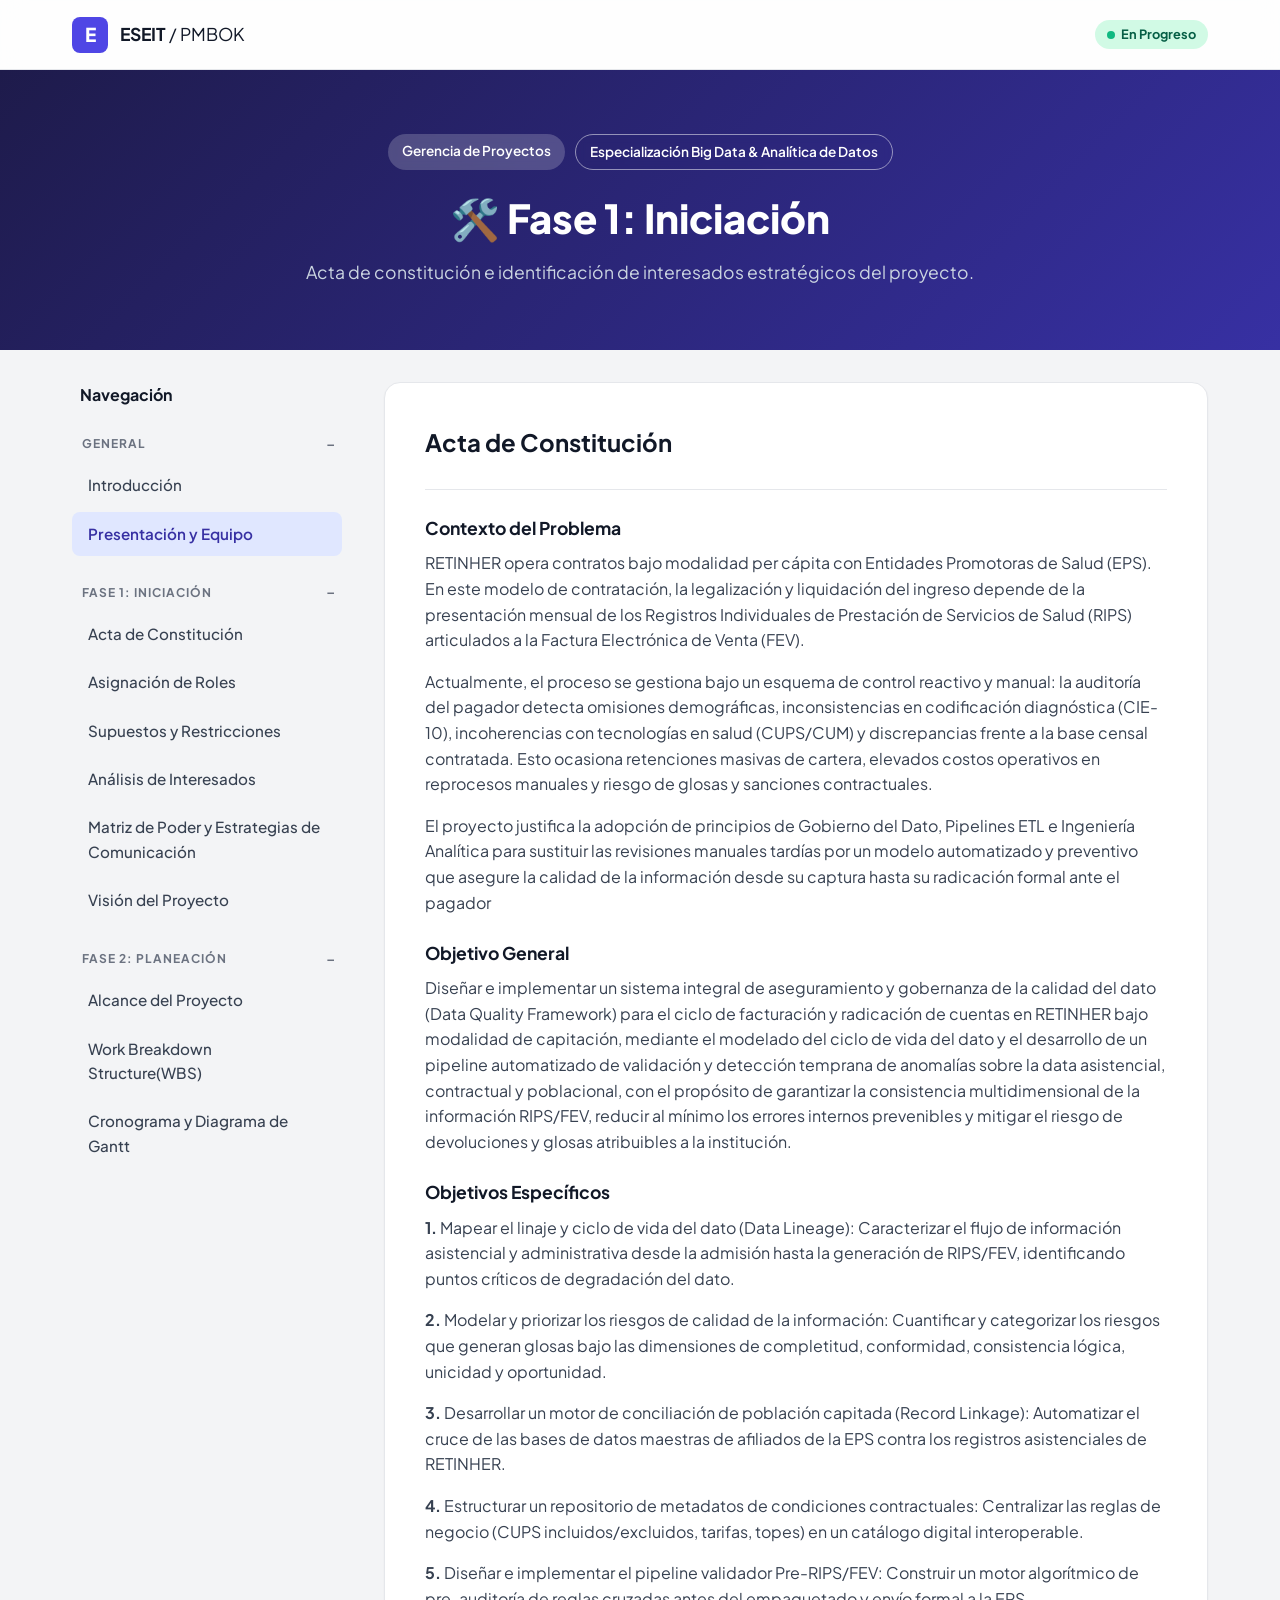
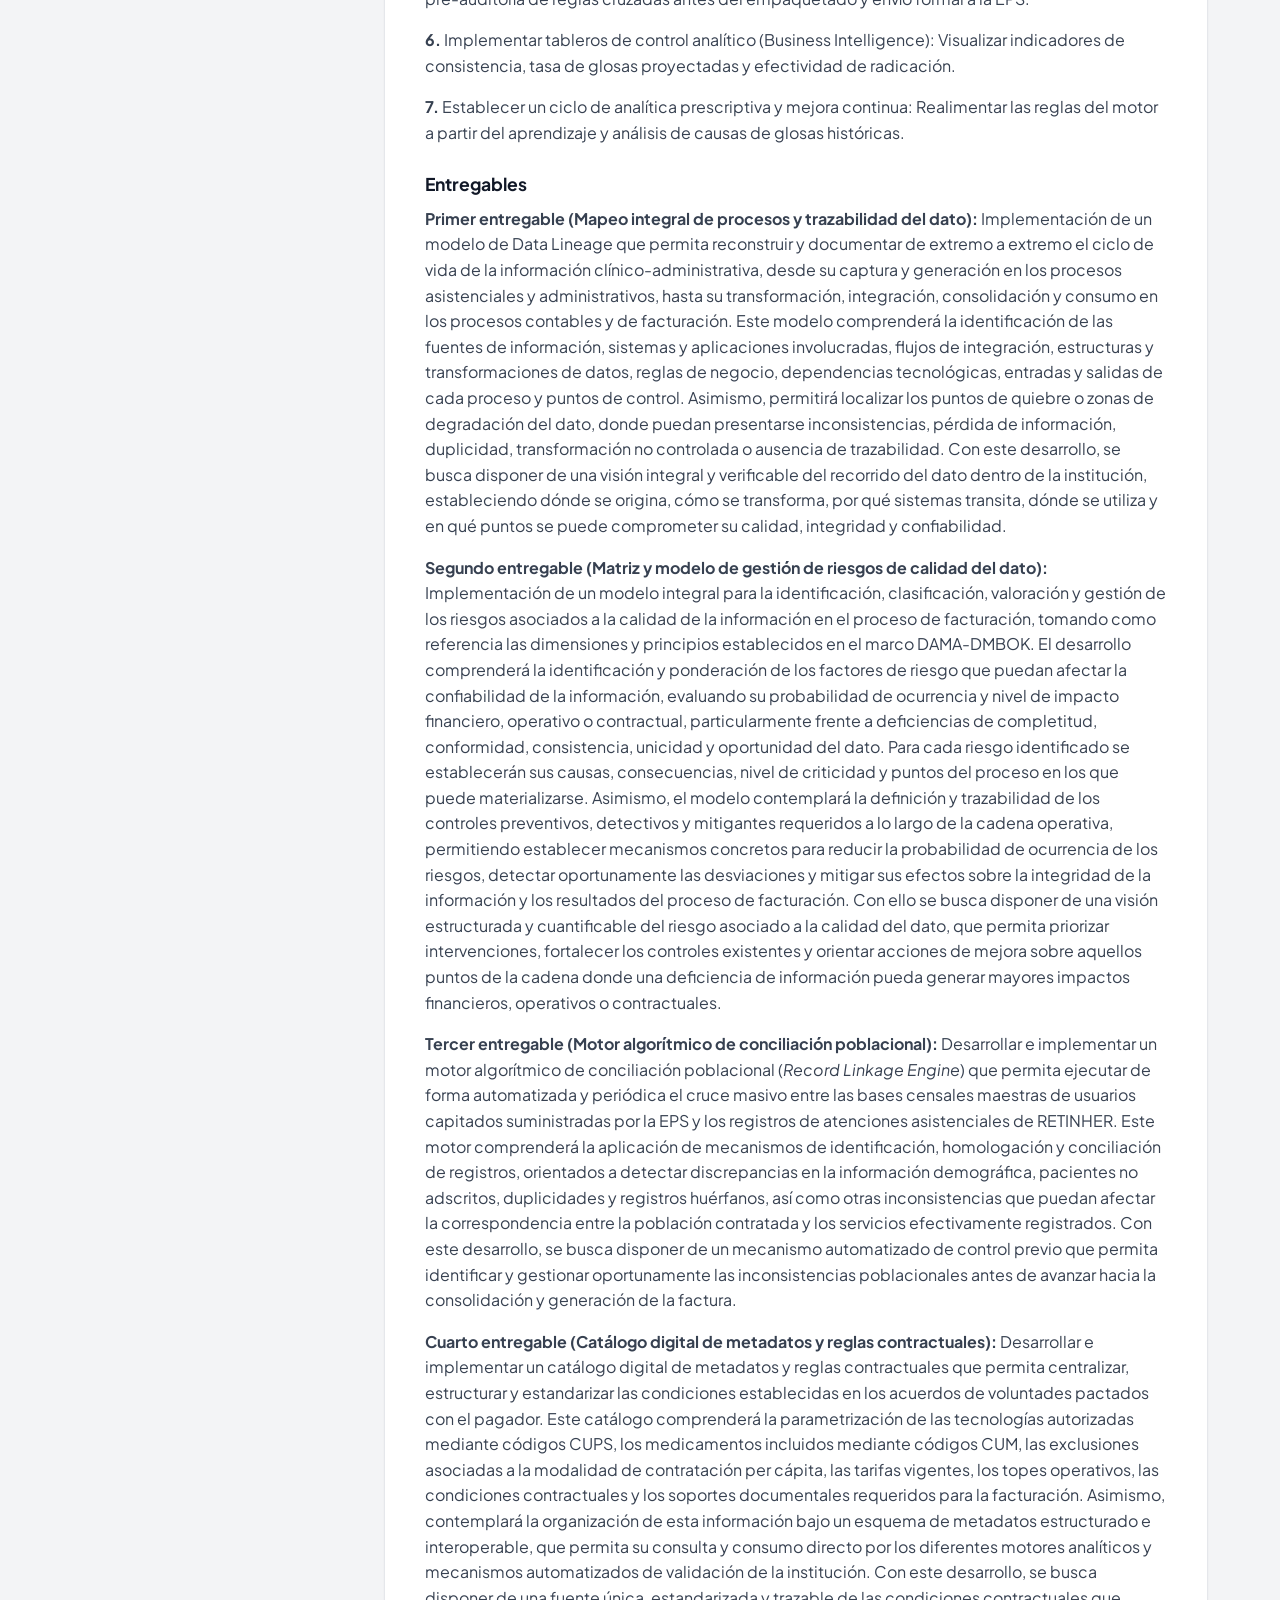
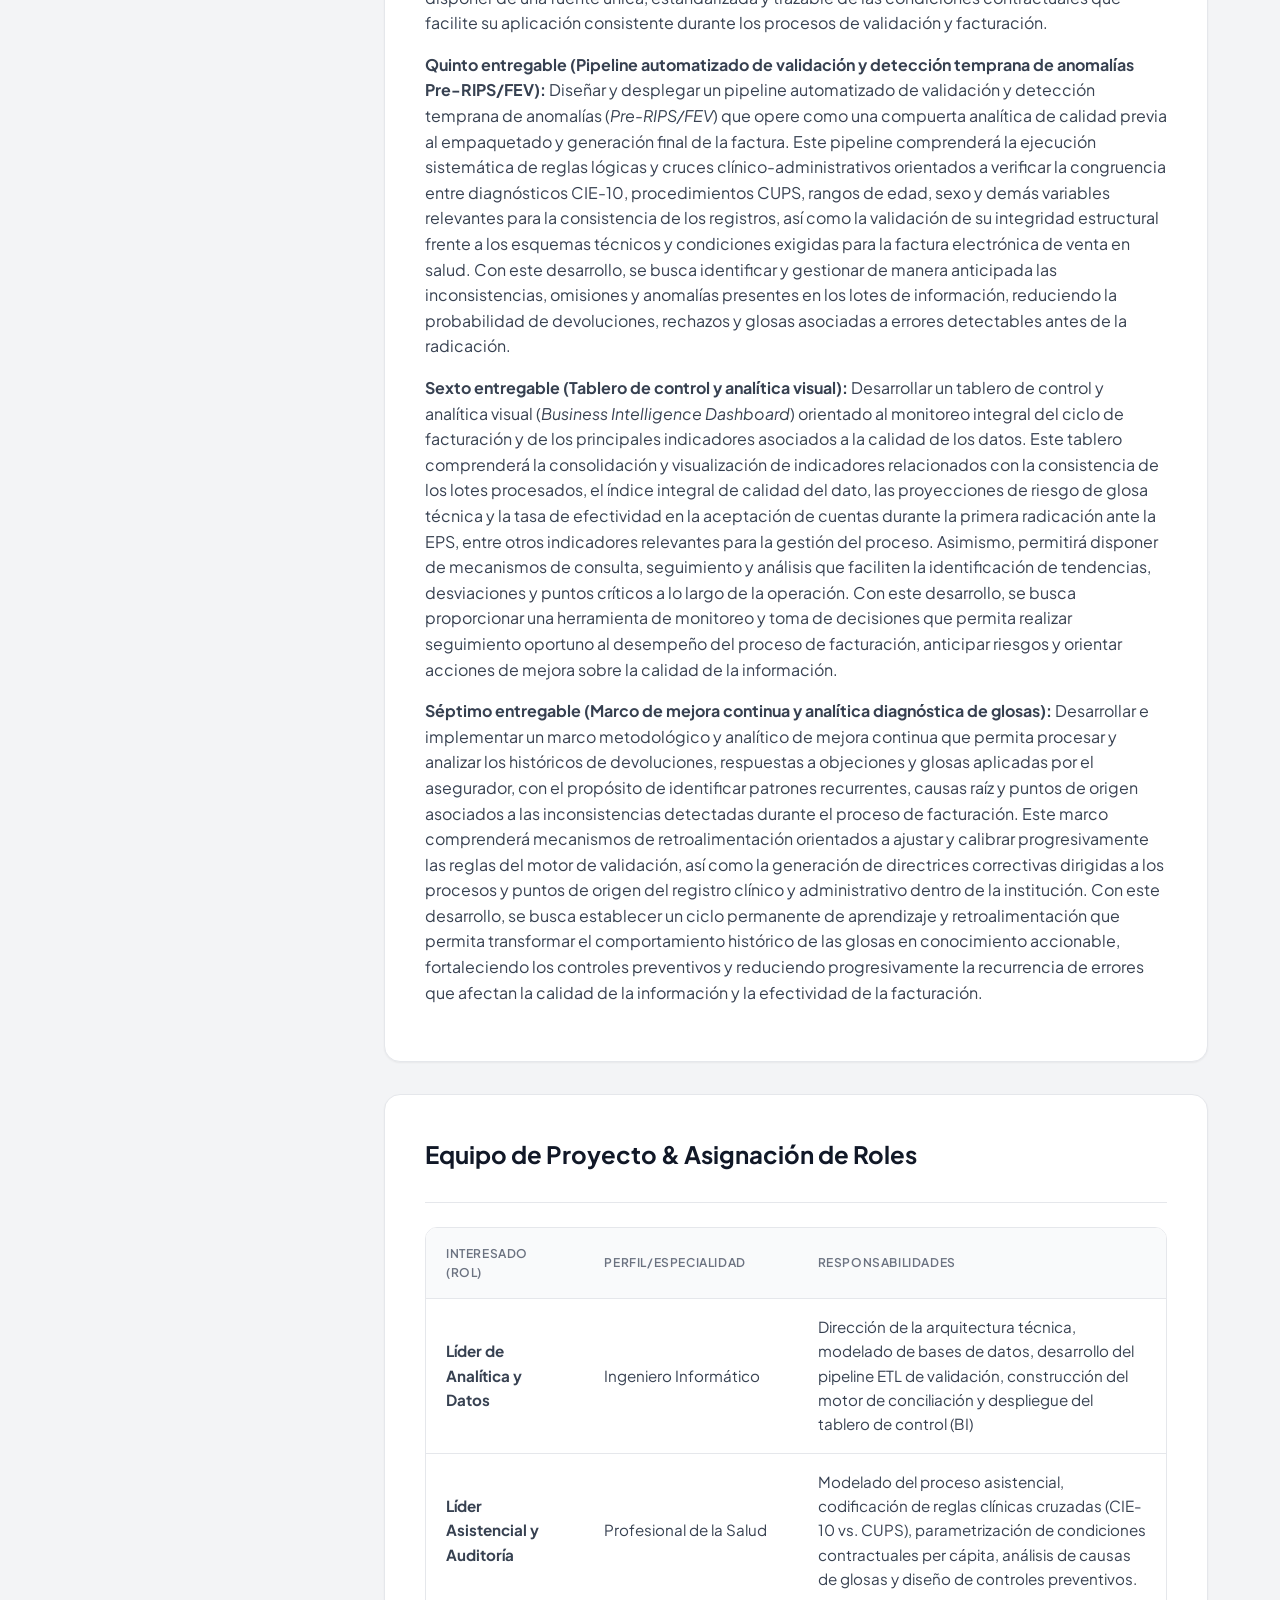
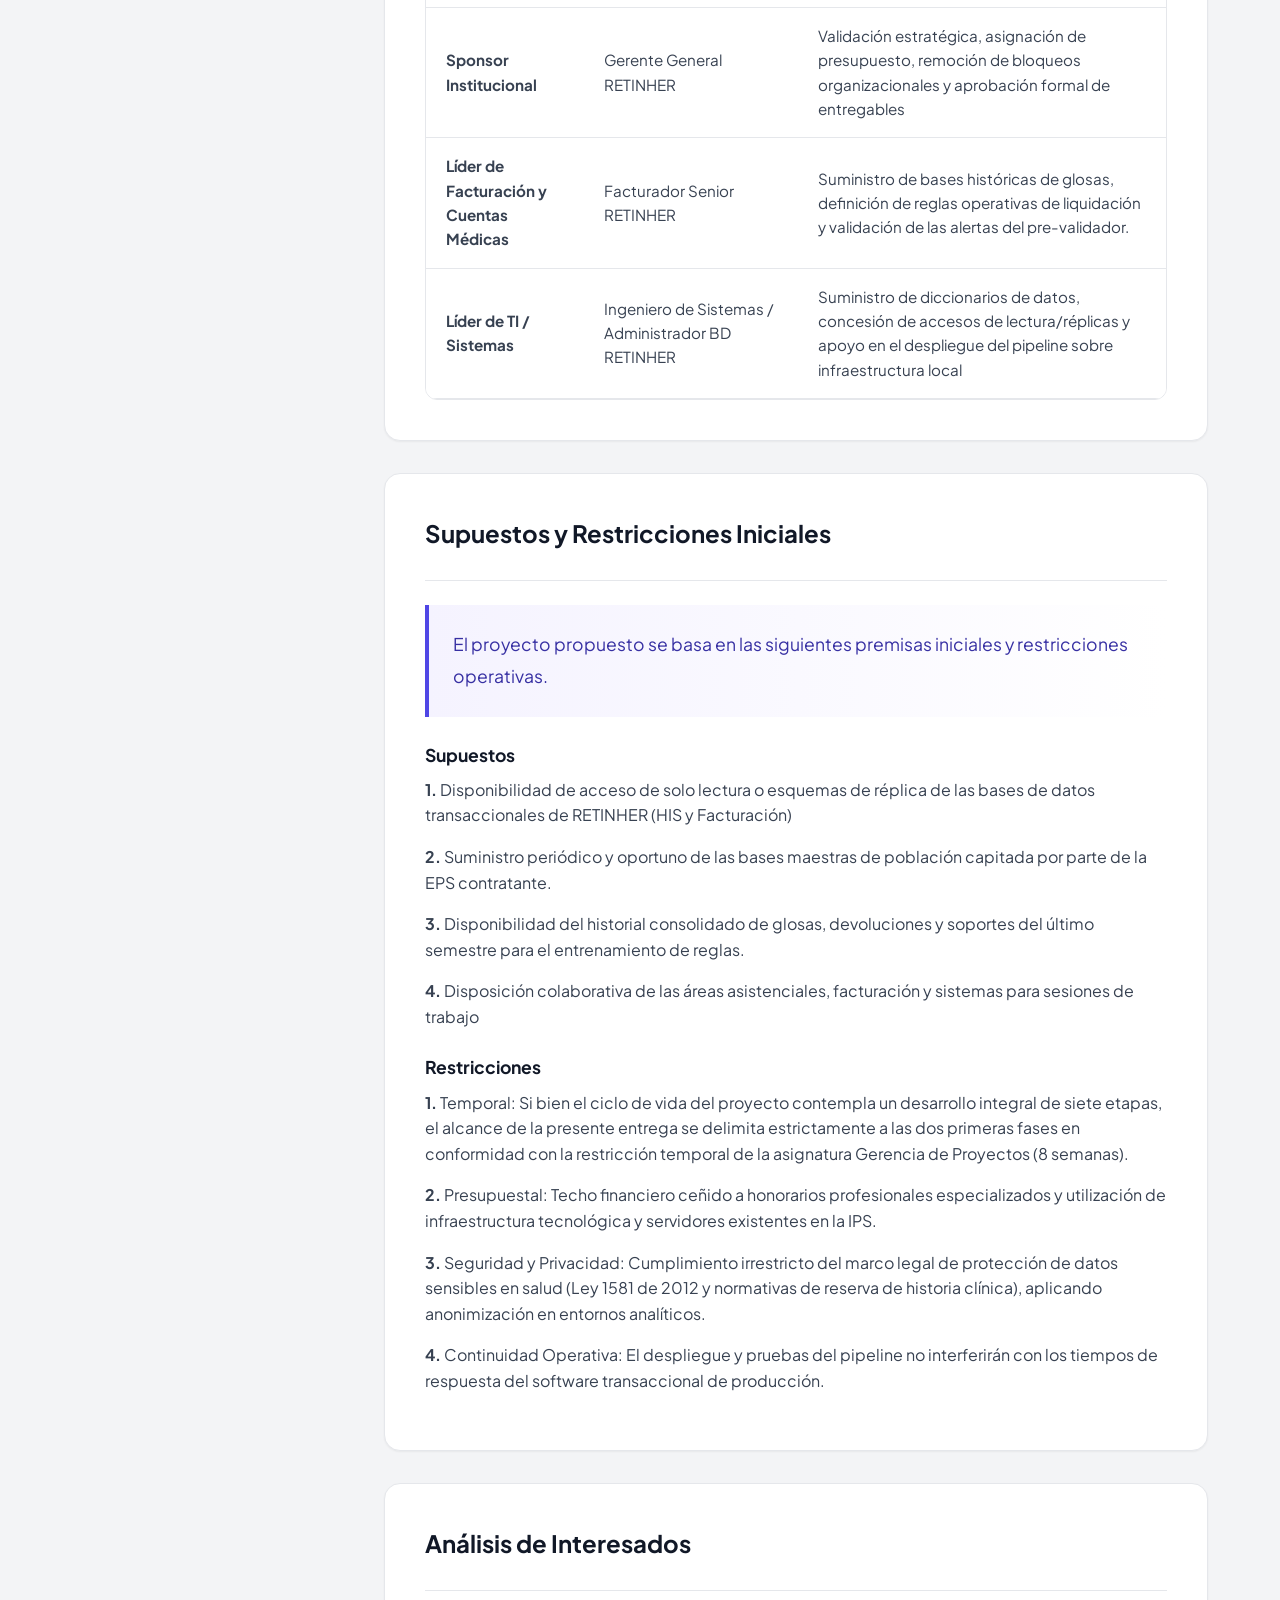
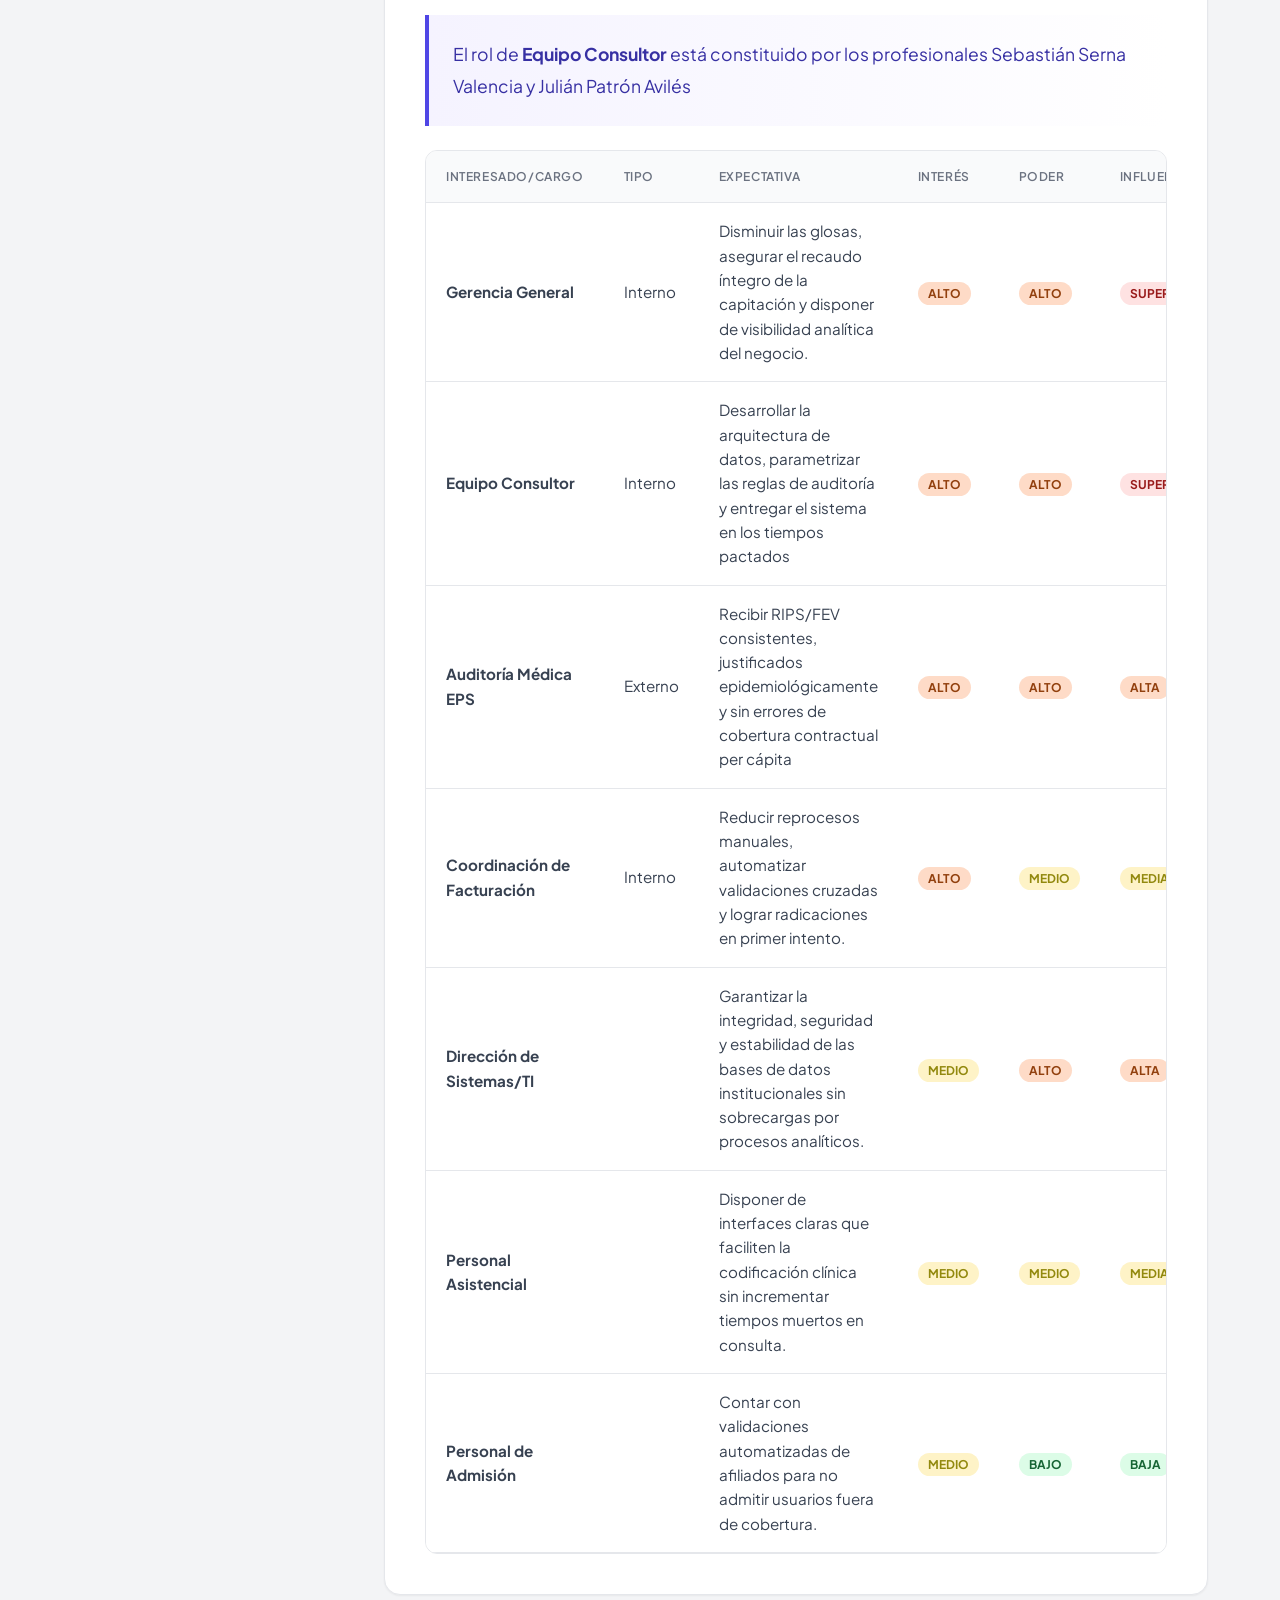
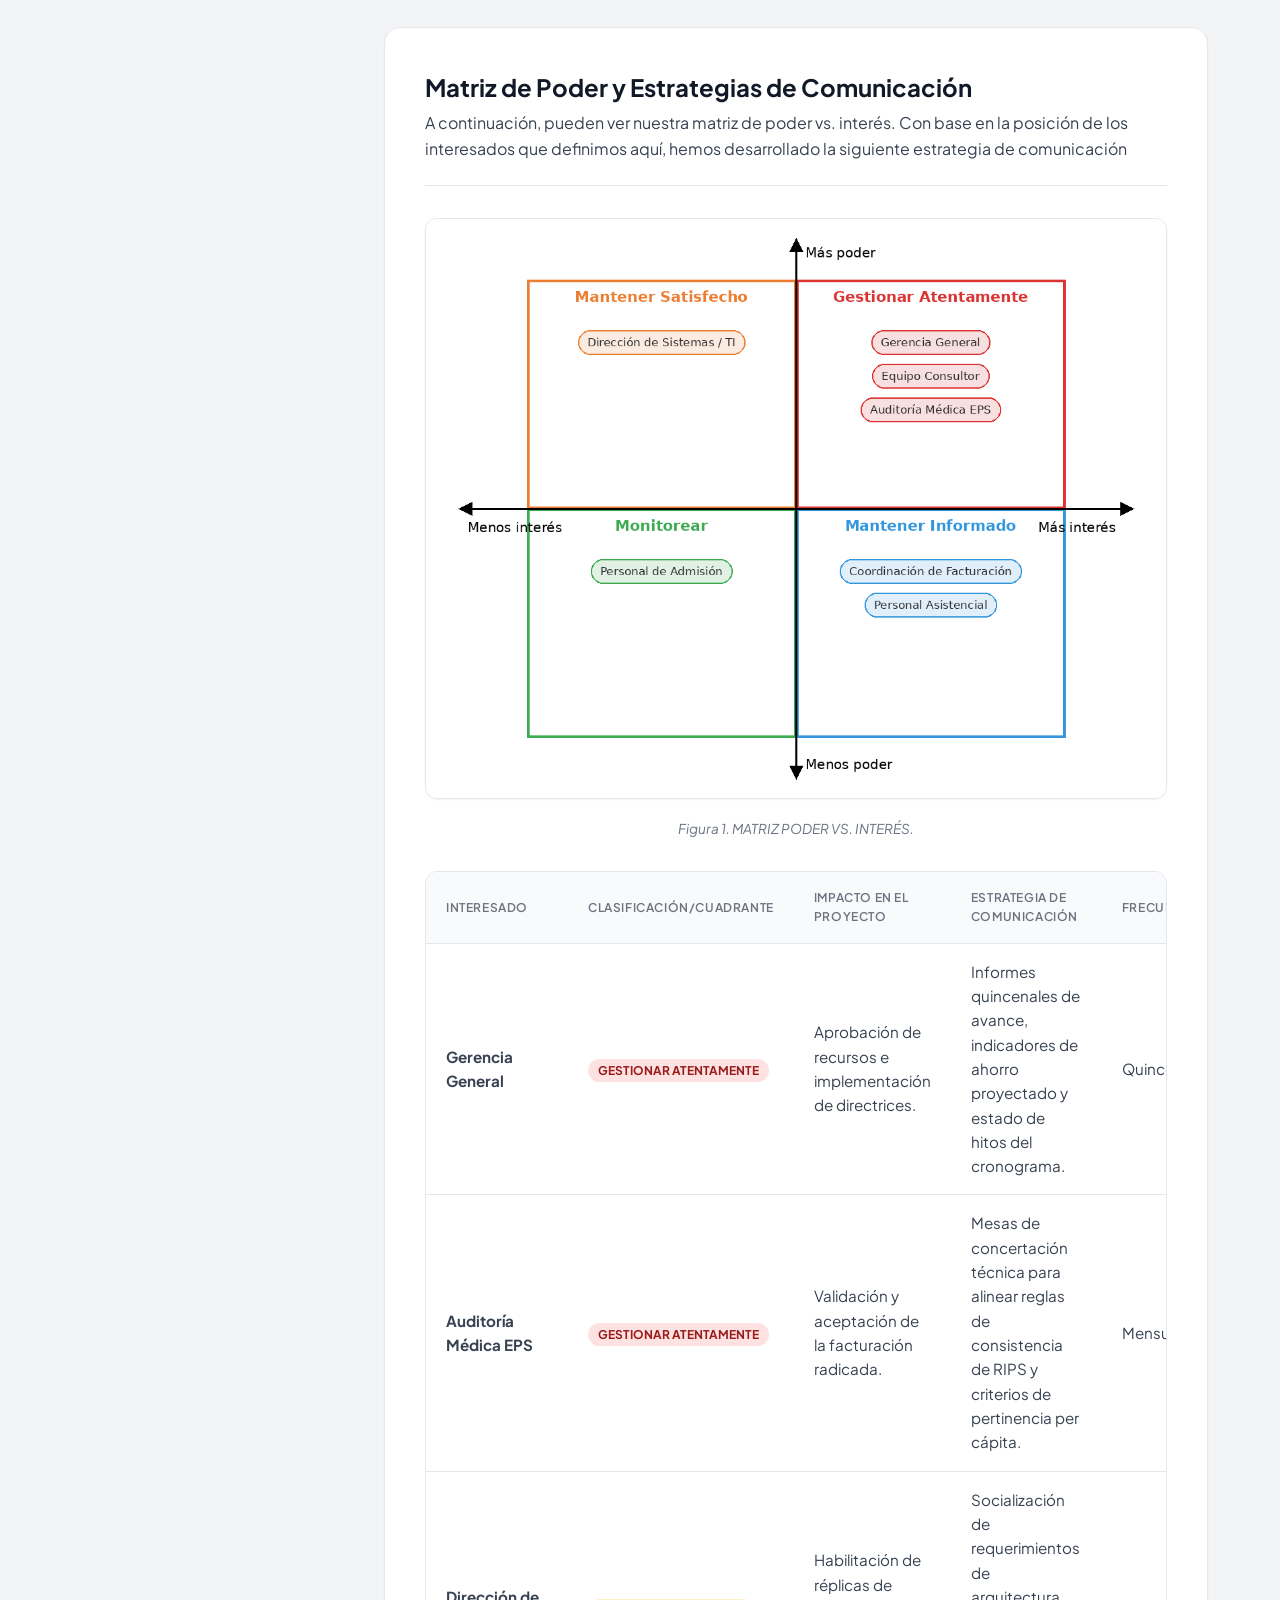
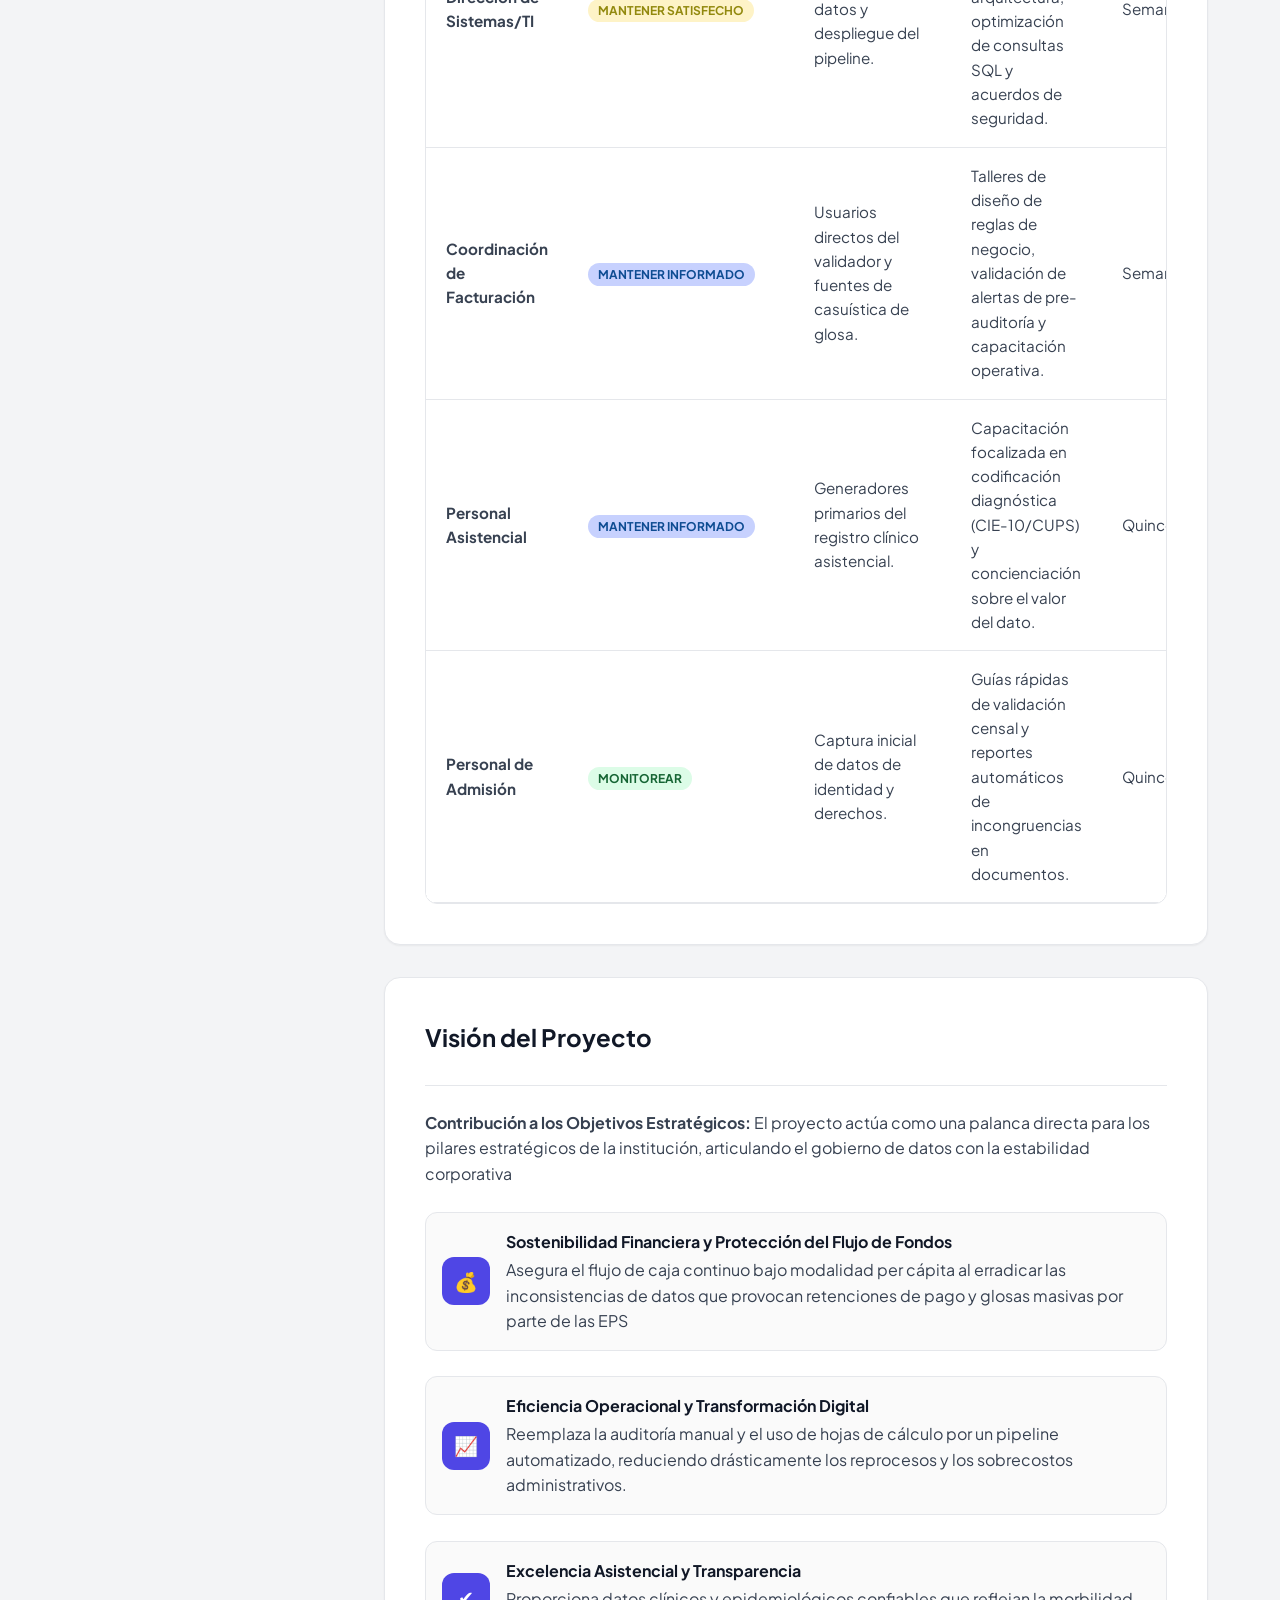
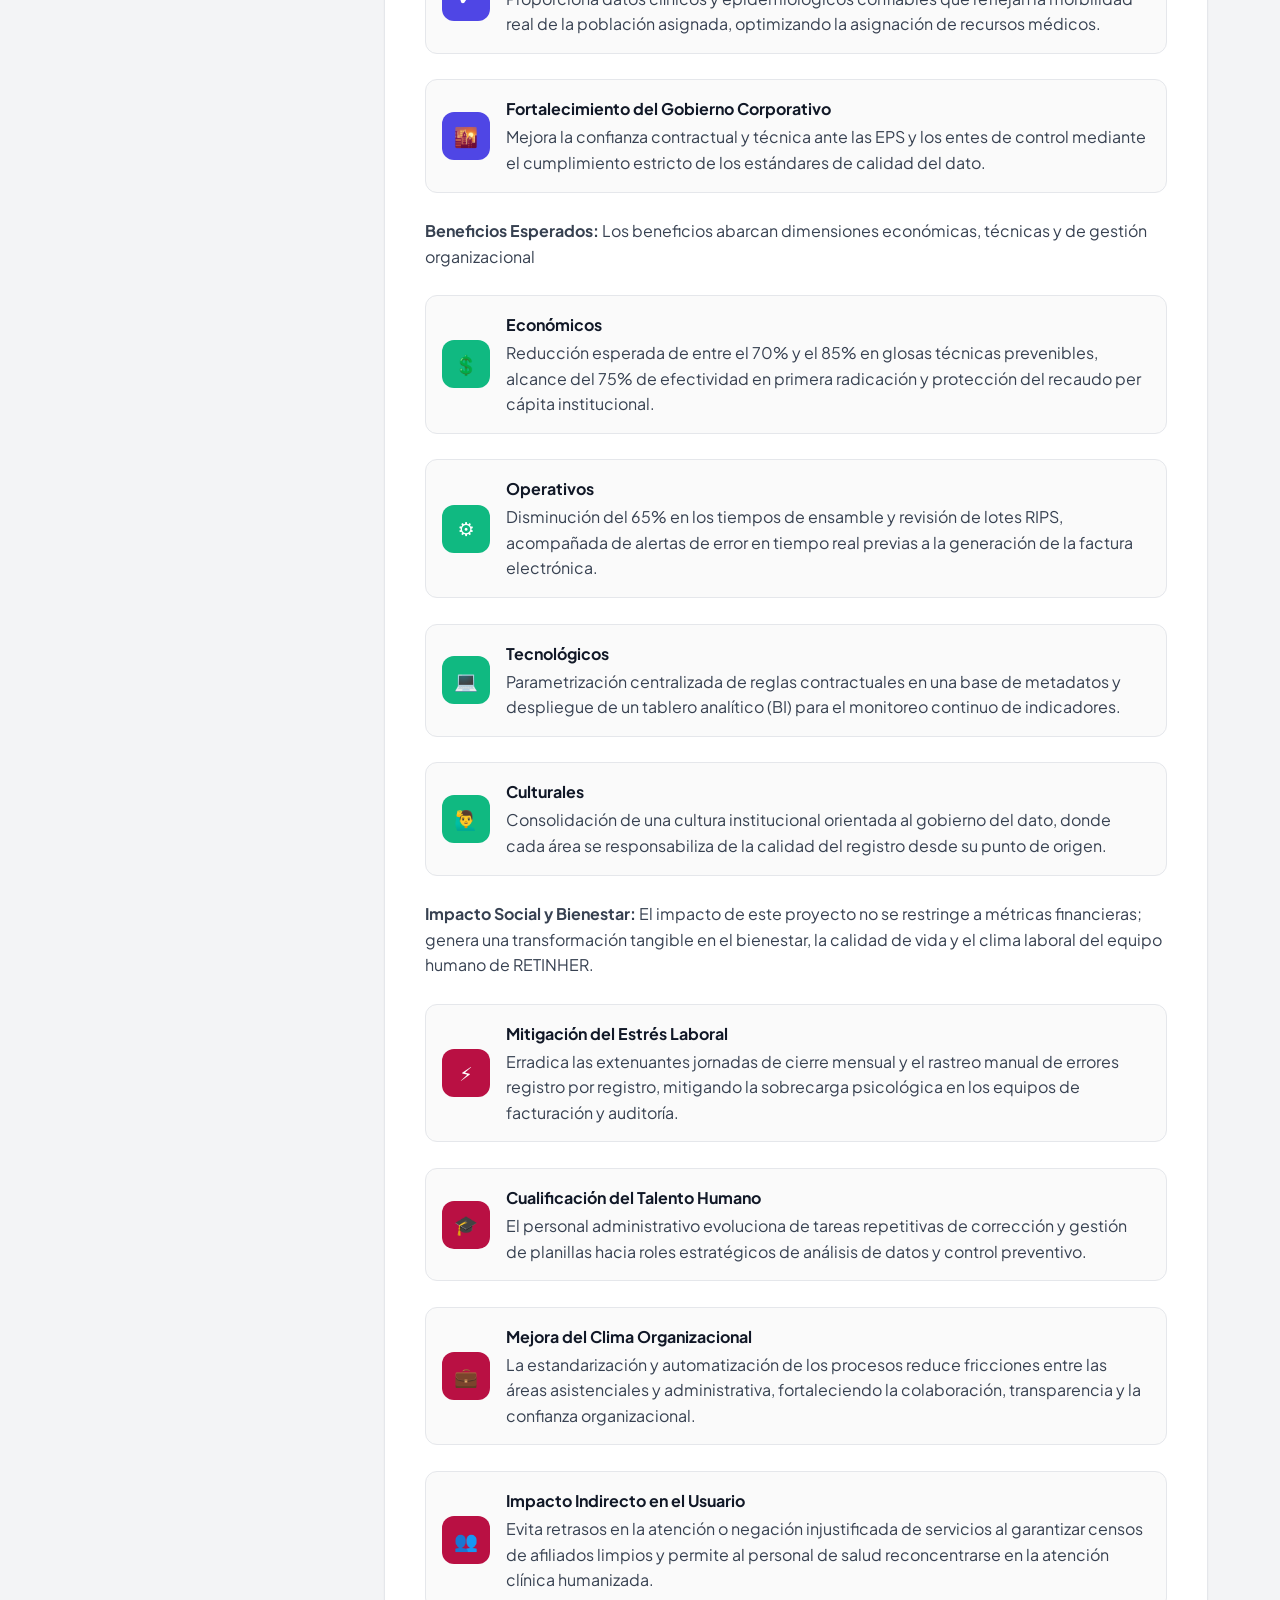
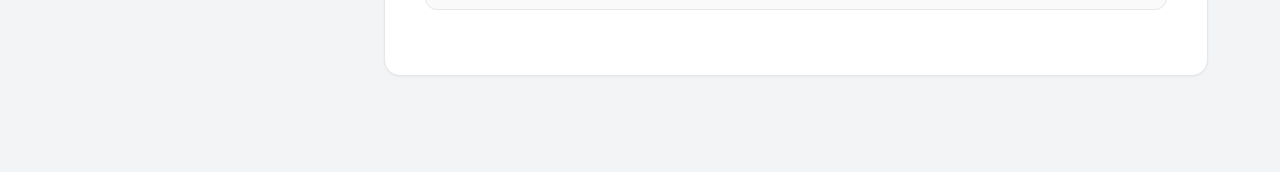
<file: fase1.html>
<!DOCTYPE html>
<html lang="es">

<head>
    <meta charset="UTF-8">
    <meta name="viewport" content="width=device-width, initial-scale=1.0">
    <title>Fase 1: Iniciación | ESEIT - RETINHER</title>
    <link rel="stylesheet" href="styles.css">
    <link href="https://fonts.googleapis.com/css2?family=Plus+Jakarta+Sans:wght@400;500;600;700;800&display=swap"
        rel="stylesheet">
</head>

<body>
    <nav class="glass-nav">
        <div class="nav-content">
            <div class="logo-area">
                <!-- NUEVO: Botón Hamburguesa para Móviles -->
                <button id="mobile-menu-btn" class="hamburger-btn">☰</button>

                <div class="logo-icon">E</div>
                <span class="logo-text">ESEIT <span class="fw-light">/ PMBOK</span></span>
            </div>

            <div class="nav-badges">
                <span class="status-badge pulse">En Progreso</span>
            </div>
        </div>
    </nav>

    <header class="hero-section">
        <div class="hero-content">
            <div class="hero-tags">
                <span class="tag">Gerencia de Proyectos</span>
                <span class="tag tag-outline">Especialización Big Data & Analítica de Datos</span>
            </div>
            <h1 class="hero-title">🛠️ Fase 1: Iniciación</h1>
            <p class="hero-subtitle">Acta de constitución e identificación de interesados estratégicos del proyecto.</p>
        </div>
    </header>

    <div class="container layout-grid">
        <!-- MENÚ LATERAL -->
        <aside class="sidebar-menu">
            <div class="menu-sticky-wrapper">
                <h3 class="menu-title">Navegación</h3>
                <nav class="pill-nav">
                    <!-- SECCIÓN GENERAL -->
                    <div class="nav-section">
                        <div class="section-header">
                            <!-- Este enlace te lleva a la página principal -->
                            <a href="index.html" class="section-link">General</a>
                            <!-- Este botón solo abre/cierra -->
                            <button class="toggle-btn"><span class="toggle-icon">-</span></button>
                        </div>
                        <div class="nav-items">
                            <a href="index.html#intro" class="nav-pill">Introducción</a>
                            <a href="index.html#presentacion" class="nav-pill active">Presentación y Equipo</a>
                        </div>
                    </div>

                    <!-- SECCIÓN FASE 1 -->
                    <div class="nav-section">
                        <div class="section-header">
                            <a href="fase1.html" class="section-link">Fase 1: Iniciación</a>
                            <button class="toggle-btn"><span class="toggle-icon">-</span></button>
                        </div>
                        <div class="nav-items">
                            <a href="fase1.html#acta" class="nav-pill">Acta de Constitución</a>
                            <a href="fase1.html#asignacion" class="nav-pill">Asignación de Roles</a>
                            <a href="fase1.html#supuestos" class="nav-pill">Supuestos y Restricciones</a>
                            <a href="fase1.html#interesados" class="nav-pill">Análisis de Interesados</a>
                            <a href="fase1.html#comunicacion" class="nav-pill">Matriz de Poder y Estrategias de
                                Comunicación</a>
                            <a href="fase1.html#vision" class="nav-pill">Visión del Proyecto</a>
                        </div>
                    </div>

                    <!-- SECCIÓN FASE 2 -->
                    <div class="nav-section">
                        <div class="section-header">
                            <a href="fase2.html" class="section-link">Fase 2: Planeación</a>
                            <button class="toggle-btn"><span class="toggle-icon">-</span></button>
                        </div>
                        <div class="nav-items">
                            <a href="fase2.html#alcance" class="nav-pill">Alcance del Proyecto</a>
                            <a href="fase2.html#wbs" class="nav-pill">Work Breakdown Structure(WBS)</a>
                            <a href="fase2.html#cronograma" class="nav-pill">Cronograma y Diagrama de Gantt</a>
                            <a href="fase2.html#presupuesto" class="nav-pill">Presupuestos</a>
                            <a href="fase2.html#matriz-riesgos" class="nav-pill">Gestión de Riesgos</a>
                        </div>
                    </div>

                    <!-- SECCIÓN FASE 3 -->
                    <div class="nav-section">
                        <div class="section-header">
                            <a href="fase3.html" class="section-link">Fase 3: Ejecución</a>
                            <button class="toggle-btn"><span class="toggle-icon">-</span></button>
                        </div>
                        <div class="nav-items">
                            <a href="fase3.html#asignacion" class="nav-pill">Asignación de Tareas</a>
                            <a href="fase3.html#calidad" class="nav-pill">Plan de Calidad</a>
                            <a href="fase3.html#comunicacion" class="nav-pill">Gestión de la Comunicación</a>
                            <a href="fase3.html#roi" class="nav-pill">ROI e Impacto</a>
                        </div>
                    </div>

                    <!-- SECCIÓN EJECUCIÓN PROYECTO -->
                    <div class="nav-section">
                        <div class="section-header">
                            <a href="ejecucion.html" class="section-link">Ejecución Proyecto</a>
                            <button class="toggle-btn"><span class="toggle-icon">-</span></button>
                        </div>
                        <div class="nav-items">
                            <a href="ejecucion.html#semana1" class="nav-pill">Semana 1</a>
                            <a href="ejecucion.html#semana2" class="nav-pill">Semana 2</a>
                            <a href="ejecucion.html#semana3" class="nav-pill">Semana 3</a>
                            <a href="ejecucion.html#semana4" class="nav-pill">Semana 4</a>
                            <a href="ejecucion.html#semana5" class="nav-pill">Semana 5</a>
                            <a href="ejecucion.html#semana6" class="nav-pill">Semana 6</a>
                            <a href="ejecucion.html#semana7" class="nav-pill">Semana 7</a>
                        </div>
                    </div>
                </nav>
            </div>
        </aside>

        <!-- CONTENIDO -->
        <main class="content-area">

            <section id="acta" class="content-card">
                <div class="card-header">
                    <h2>Acta de Constitución</h2>
                </div>

                <div class="text-content">
                    <h3>Contexto del Problema</h3>
                    <p>
                        RETINHER opera contratos bajo modalidad per cápita con Entidades Promotoras de Salud (EPS). En
                        este modelo de contratación, la legalización y liquidación del ingreso depende de la
                        presentación mensual de
                        los Registros Individuales de Prestación de Servicios de Salud (RIPS) articulados a la Factura
                        Electrónica de Venta (FEV).
                    </p>
                    <p>
                        Actualmente, el proceso se gestiona bajo un esquema de control reactivo y manual: la auditoría
                        del pagador detecta omisiones demográficas, inconsistencias en codificación diagnóstica
                        (CIE-10), incoherencias
                        con tecnologías en salud (CUPS/CUM) y discrepancias frente a la base censal contratada. Esto
                        ocasiona retenciones masivas de cartera, elevados costos operativos en reprocesos manuales y
                        riesgo de glosas y
                        sanciones contractuales.
                    </p>
                    <p>
                        El proyecto justifica la adopción de principios de Gobierno del Dato, Pipelines ETL e Ingeniería
                        Analítica para sustituir las revisiones manuales tardías por un modelo automatizado y preventivo
                        que asegure
                        la calidad de la información desde su captura hasta su radicación formal ante el pagador
                    </p>

                    <h3>Objetivo General</h3>
                    <p>
                        Diseñar e implementar un sistema integral de aseguramiento y gobernanza de la calidad del dato
                        (Data Quality Framework) para el ciclo de facturación y radicación de cuentas en RETINHER bajo
                        modalidad de capitación,
                        mediante el modelado del ciclo de vida del dato y el desarrollo de un pipeline automatizado de
                        validación y detección temprana de anomalías sobre la data asistencial, contractual y
                        poblacional, con el propósito de
                        garantizar la consistencia multidimensional de la información RIPS/FEV, reducir al mínimo los errores internos
                        prevenibles y mitigar el riesgo de devoluciones y glosas atribuibles a la institución.
                    </p>

                    <h3>Objetivos Específicos</h3>
                    <p>
                        <b>1.</b> Mapear el linaje y ciclo de vida del dato (Data Lineage): Caracterizar el flujo de
                        información asistencial y administrativa desde la admisión hasta la generación de RIPS/FEV,
                        identificando puntos críticos de degradación del dato.
                    </p>
                    <p>
                        <b>2.</b> Modelar y priorizar los riesgos de calidad de la información: Cuantificar y
                        categorizar los riesgos que generan glosas bajo las dimensiones de completitud, conformidad,
                        consistencia lógica, unicidad y oportunidad.
                    </p>
                    <p>
                        <b>3.</b> Desarrollar un motor de conciliación de población capitada (Record Linkage):
                        Automatizar el cruce de las bases de datos maestras de afiliados de la EPS contra los registros
                        asistenciales de RETINHER.
                    </p>
                    <p>
                        <b>4.</b> Estructurar un repositorio de metadatos de condiciones contractuales: Centralizar las
                        reglas de negocio (CUPS incluidos/excluidos, tarifas, topes) en un catálogo digital
                        interoperable.
                    </p>
                    <p>
                        <b>5.</b> Diseñar e implementar el pipeline validador Pre-RIPS/FEV: Construir un motor
                        algorítmico de pre-auditoría de reglas cruzadas antes del empaquetado y envío formal a la EPS.
                    </p>
                    <p>
                        <b>6.</b> Implementar tableros de control analítico (Business Intelligence): Visualizar
                        indicadores de consistencia, tasa de glosas proyectadas y efectividad de radicación.
                    </p>
                    <p>
                        <b>7.</b> Establecer un ciclo de analítica prescriptiva y mejora continua: Realimentar las
                        reglas del motor a partir del aprendizaje y análisis de causas de glosas históricas.
                    </p>
                </div>

                <div class="text-content">
                    <h3>Entregables</h3>
                    <p>
                        <b>Primer entregable (Mapeo integral de procesos y trazabilidad del dato):</b> Implementación de
                        un modelo de Data Lineage que permita reconstruir y documentar de extremo a extremo el ciclo de
                        vida de la información clínico-administrativa,
                        desde su captura y generación en los procesos asistenciales y administrativos, hasta su
                        transformación, integración, consolidación y consumo en los procesos contables y de facturación.
                        Este modelo comprenderá la identificación de
                        las fuentes de información, sistemas y aplicaciones involucradas, flujos de integración,
                        estructuras y transformaciones de datos, reglas de negocio, dependencias tecnológicas, entradas
                        y salidas de cada proceso y puntos de control.
                        Asimismo, permitirá localizar los puntos de quiebre o zonas de degradación del dato, donde
                        puedan presentarse inconsistencias, pérdida de información, duplicidad, transformación no
                        controlada o ausencia de trazabilidad.
                        Con este desarrollo, se busca disponer de una visión integral y verificable del recorrido del
                        dato dentro de la institución, estableciendo dónde se origina, cómo se transforma, por qué
                        sistemas transita, dónde se utiliza y en qué
                        puntos se puede comprometer su calidad, integridad y confiabilidad.
                    </p>

                    <p>
                        <b>Segundo entregable (Matriz y modelo de gestión de riesgos de calidad del dato):</b>
                        Implementación de un modelo integral para la identificación, clasificación, valoración y gestión
                        de los riesgos asociados a la calidad de la información en
                        el proceso de facturación, tomando como referencia las dimensiones y principios establecidos en
                        el marco DAMA-DMBOK. El desarrollo comprenderá la identificación y ponderación de los factores
                        de riesgo que puedan afectar la confiabilidad
                        de la información, evaluando su probabilidad de ocurrencia y nivel de impacto financiero,
                        operativo o contractual, particularmente frente a deficiencias de completitud, conformidad,
                        consistencia, unicidad y oportunidad del dato. Para
                        cada riesgo identificado se establecerán sus causas, consecuencias, nivel de criticidad y puntos
                        del proceso en los que puede materializarse.
                        Asimismo, el modelo contemplará la definición y trazabilidad de los controles preventivos,
                        detectivos y mitigantes requeridos a lo largo de la cadena operativa, permitiendo establecer
                        mecanismos concretos para reducir la probabilidad de
                        ocurrencia de los riesgos, detectar oportunamente las desviaciones y mitigar sus efectos sobre
                        la integridad de la información y los resultados del proceso de facturación.
                        Con ello se busca disponer de una visión estructurada y cuantificable del riesgo asociado a la
                        calidad del dato, que permita priorizar intervenciones, fortalecer los controles existentes y
                        orientar acciones de mejora sobre aquellos puntos
                        de la cadena donde una deficiencia de información pueda generar mayores impactos financieros,
                        operativos o contractuales.
                    </p>

                    <p>
                        <b>Tercer entregable (Motor algorítmico de conciliación poblacional):</b> Desarrollar e
                        implementar un motor algorítmico de conciliación poblacional (<i>Record Linkage Engine</i>) que
                        permita ejecutar de forma automatizada y periódica el cruce masivo
                        entre las bases censales maestras de usuarios capitados suministradas por la EPS y los registros
                        de atenciones asistenciales de RETINHER. Este motor comprenderá la aplicación de mecanismos de
                        identificación, homologación y conciliación
                        de registros, orientados a detectar discrepancias en la información demográfica, pacientes no
                        adscritos, duplicidades y registros huérfanos, así como otras inconsistencias que puedan afectar
                        la correspondencia entre la población
                        contratada y los servicios efectivamente registrados. Con este desarrollo, se busca disponer de
                        un mecanismo automatizado de control previo que permita identificar y gestionar oportunamente
                        las inconsistencias poblacionales antes de
                        avanzar hacia la consolidación y generación de la factura.
                    </p>

                    <p>
                        <b>Cuarto entregable (Catálogo digital de metadatos y reglas contractuales):</b> Desarrollar e
                        implementar un catálogo digital de metadatos y reglas contractuales que permita centralizar,
                        estructurar y estandarizar las condiciones establecidas en
                        los acuerdos de voluntades pactados con el pagador. Este catálogo comprenderá la parametrización
                        de las tecnologías autorizadas mediante códigos CUPS, los medicamentos incluidos mediante
                        códigos CUM, las exclusiones asociadas a la
                        modalidad de contratación per cápita, las tarifas vigentes, los topes operativos, las
                        condiciones contractuales y los soportes documentales requeridos para la facturación. Asimismo,
                        contemplará la organización de esta información
                        bajo un esquema de metadatos estructurado e interoperable, que permita su consulta y consumo
                        directo por los diferentes motores analíticos y mecanismos automatizados de validación de la
                        institución. Con este desarrollo, se busca
                        disponer de una fuente única, estandarizada y trazable de las condiciones contractuales que
                        facilite su aplicación consistente durante los procesos de validación y facturación.
                    </p>

                    <p>
                        <b>Quinto entregable (Pipeline automatizado de validación y detección temprana de anomalías
                            Pre-RIPS/FEV):</b> Diseñar y desplegar un pipeline automatizado de validación y detección
                        temprana de anomalías (<i>Pre-RIPS/FEV</i>) que opere
                        como una compuerta analítica de calidad previa al empaquetado y generación final de la factura.
                        Este pipeline comprenderá la ejecución sistemática de reglas lógicas y cruces
                        clínico-administrativos orientados a verificar la congruencia
                        entre diagnósticos CIE-10, procedimientos CUPS, rangos de edad, sexo y demás variables
                        relevantes para la consistencia de los registros, así como la validación de su integridad
                        estructural frente a los esquemas técnicos y condiciones
                        exigidas para la factura electrónica de venta en salud. Con este desarrollo, se busca
                        identificar y gestionar de manera anticipada las inconsistencias, omisiones y anomalías
                        presentes en los lotes de información, reduciendo la probabilidad
                        de devoluciones, rechazos y glosas asociadas a errores detectables antes de la radicación.
                    </p>

                    <p>
                        <b>Sexto entregable (Tablero de control y analítica visual):</b> Desarrollar un tablero de
                        control y analítica visual (<i>Business Intelligence Dashboard</i>) orientado al monitoreo
                        integral del ciclo de facturación y de los principales indicadores
                        asociados a la calidad de los datos. Este tablero comprenderá la consolidación y visualización
                        de indicadores relacionados con la consistencia de los lotes procesados, el índice integral de
                        calidad del dato, las proyecciones de riesgo de glosa
                        técnica y la tasa de efectividad en la aceptación de cuentas durante la primera radicación ante
                        la EPS, entre otros indicadores relevantes para la gestión del proceso. Asimismo, permitirá
                        disponer de mecanismos de consulta, seguimiento y análisis
                        que faciliten la identificación de tendencias, desviaciones y puntos críticos a lo largo de la
                        operación. Con este desarrollo, se busca proporcionar una herramienta de monitoreo y toma de
                        decisiones que permita realizar seguimiento oportuno al desempeño
                        del proceso de facturación, anticipar riesgos y orientar acciones de mejora sobre la calidad de
                        la información.
                    </p>

                    <p>
                        <b>Séptimo entregable (Marco de mejora continua y analítica diagnóstica de glosas):</b>
                        Desarrollar e implementar un marco metodológico y analítico de mejora continua que permita
                        procesar y analizar los históricos de devoluciones, respuestas a objeciones y glosas
                        aplicadas por el asegurador, con el propósito de identificar patrones recurrentes, causas raíz y
                        puntos de origen asociados a las inconsistencias detectadas durante el proceso de facturación.
                        Este marco comprenderá mecanismos de retroalimentación
                        orientados a ajustar y calibrar progresivamente las reglas del motor de validación, así como la
                        generación de directrices correctivas dirigidas a los procesos y puntos de origen del registro
                        clínico y administrativo dentro de la institución. Con este
                        desarrollo, se busca establecer un ciclo permanente de aprendizaje y retroalimentación que
                        permita transformar el comportamiento histórico de las glosas en conocimiento accionable,
                        fortaleciendo los controles preventivos y reduciendo progresivamente
                        la recurrencia de errores que afectan la calidad de la información y la efectividad de la
                        facturación.
                    </p>

                </div>
            </section>

            <section id="asignacion" class="content-card">
                <div class="card-header">
                    <h2>Equipo de Proyecto & Asignación de Roles</h2>
                </div>
                <div class="table-container">
                    <table class="modern-table">
                        <thead>
                            <tr>
                                <th>Interesado (Rol)</th>
                                <th>Perfil/Especialidad</th>
                                <th>Responsabilidades</th>
                            </tr>
                        </thead>
                        <tbody>
                            <tr>
                                <td><strong>Líder de Analítica y Datos</strong></td>
                                <td>Ingeniero Informático</td>
                                <td>Dirección de la arquitectura técnica, modelado de bases de datos, desarrollo del
                                    pipeline ETL de validación, construcción del motor de conciliación y despliegue del
                                    tablero de control (BI)</td>
                            </tr>

                            <tr>
                                <td><strong>Líder Asistencial y Auditoría</strong></td>
                                <td>Profesional de la Salud</td>
                                <td>Modelado del proceso asistencial, codificación de reglas clínicas cruzadas (CIE-10
                                    vs. CUPS), parametrización de condiciones contractuales per cápita, análisis de
                                    causas de glosas y diseño de controles preventivos.</td>
                            </tr>

                            <tr>
                                <td><strong>Sponsor Institucional</strong></td>
                                <td>Gerente General RETINHER</td>
                                <td>Validación estratégica, asignación de presupuesto, remoción de bloqueos
                                    organizacionales y aprobación formal de entregables</td>
                            </tr>

                            <tr>
                                <td><strong>Líder de Facturación y Cuentas Médicas</strong></td>
                                <td>Facturador Senior RETINHER</td>
                                <td>Suministro de bases históricas de glosas, definición de reglas operativas de
                                    liquidación y validación de las alertas del pre-validador.</td>
                            </tr>

                            <tr>
                                <td><strong>Líder de TI / Sistemas</strong></td>
                                <td>Ingeniero de Sistemas / Administrador BD RETINHER</td>
                                <td>Suministro de diccionarios de datos, concesión de accesos de lectura/réplicas y
                                    apoyo en el despliegue del pipeline sobre infraestructura local</td>
                            </tr>
                        </tbody>
                    </table>
                </div>
            </section>

            <section id="supuestos" class="content-card">
                <div class="card-header">
                    <h2>Supuestos y Restricciones Iniciales</h2>
                </div>
                <div class="vision-statement">
                    <p>El proyecto propuesto se basa en las siguientes premisas iniciales y restricciones operativas.
                    </p>
                </div>
                <div class="text-content">
                    <h3>Supuestos</h3>
                    <p>
                        <b>1.</b> Disponibilidad de acceso de solo lectura o esquemas de réplica de las bases de datos
                        transaccionales de RETINHER (HIS y Facturación)
                    </p>

                    <p>
                        <b>2.</b> Suministro periódico y oportuno de las bases maestras de población capitada por parte
                        de la EPS contratante.
                    </p>

                    <p>
                        <b>3.</b> Disponibilidad del historial consolidado de glosas, devoluciones y soportes del último
                        semestre para el entrenamiento de reglas.
                    </p>

                    <p>
                        <b>4.</b> Disposición colaborativa de las áreas asistenciales, facturación y sistemas para
                        sesiones de trabajo
                    </p>

                    <h3>Restricciones</h3>
                    <p>
                        <b>1.</b> Temporal: Si bien el ciclo de vida del proyecto contempla un desarrollo integral de
                        siete etapas, el alcance de la presente entrega se delimita estrictamente a las dos primeras
                        fases en conformidad con la restricción temporal de la asignatura Gerencia de Proyectos (8
                        semanas).
                    </p>

                    <p>
                        <b>2.</b> Presupuestal: Techo financiero ceñido a honorarios profesionales especializados y
                        utilización de infraestructura tecnológica y servidores existentes en la IPS.
                    </p>

                    <p>
                        <b>3.</b> Seguridad y Privacidad: Cumplimiento irrestricto del marco legal de protección de
                        datos sensibles en salud (Ley 1581 de 2012 y normativas de reserva de historia clínica),
                        aplicando anonimización en entornos analíticos.
                    </p>

                    <p>
                        <b>4.</b> Continuidad Operativa: El despliegue y pruebas del pipeline no interferirán con los
                        tiempos de respuesta del software transaccional de producción.
                    </p>
                </div>

            </section>


            <section id="interesados" class="content-card">
                <div class="card-header">
                    <h2>Análisis de Interesados</h2>
                </div>

                <div class="vision-statement">
                    <p>El rol de <strong>Equipo Consultor</strong> está constituido por los profesionales Sebastián
                        Serna Valencia y Julián Patrón Avilés</p>
                </div>


                <div class="table-container">
                    <table class="modern-table">
                        <thead>
                            <tr>
                                <th>Interesado/Cargo</th>
                                <th>Tipo</th>
                                <th>Expectativa</th>
                                <th>Interés</th>
                                <th>Poder</th>
                                <th>Influencia</th>
                            </tr>
                        </thead>
                        <tbody>
                            <tr>
                                <td><strong>Gerencia General</strong></td>
                                <td>Interno</td>
                                <td>Disminuir las glosas, asegurar el recaudo íntegro de la capitación y disponer de
                                    visibilidad analítica del negocio.</td>
                                <td><span class="pill-badge badge-medhigh">Alto</span></td>
                                <td><span class="pill-badge badge-medhigh">Alto</span></td>
                                <td><span class="pill-badge badge-high">Superior</span></td>
                            </tr>
                        </tbody>

                        <tbody>
                            <tr>
                                <td><strong>Equipo Consultor</strong></td>
                                <td>Interno</td>
                                <td>Desarrollar la arquitectura de datos, parametrizar las reglas de auditoría y
                                    entregar el sistema en los tiempos pactados</td>
                                <td><span class="pill-badge badge-medhigh">Alto</span></td>
                                <td><span class="pill-badge badge-medhigh">Alto</span></td>
                                <td><span class="pill-badge badge-high">Superior</span></td>
                            </tr>
                        </tbody>

                        <tbody>
                            <tr>
                                <td><strong>Auditoría Médica EPS</strong></td>
                                <td>Externo</td>
                                <td>Recibir RIPS/FEV consistentes, justificados epidemiológicamente y sin errores de
                                    cobertura contractual per cápita</td>
                                <td><span class="pill-badge badge-medhigh">Alto</span></td>
                                <td><span class="pill-badge badge-medhigh">Alto</span></td>
                                <td><span class="pill-badge badge-medhigh">Alta</span></td>
                            </tr>
                        </tbody>

                        <tbody>
                            <tr>
                                <td><strong>Coordinación de Facturación</strong></td>
                                <td>Interno</td>
                                <td>Reducir reprocesos manuales, automatizar validaciones cruzadas y lograr radicaciones
                                    en primer intento.</td>
                                <td><span class="pill-badge badge-medhigh">Alto</span></td>
                                <td><span class="pill-badge badge-med">Medio</span></td>
                                <td><span class="pill-badge badge-med">Media</span></td>
                            </tr>
                        </tbody>

                        <tbody>
                            <tr>
                                <td><strong>Dirección de Sistemas/TI</strong></td>
                                <td></td>
                                <td>Garantizar la integridad, seguridad y estabilidad de las bases de datos
                                    institucionales sin sobrecargas por procesos analíticos.</td>
                                <td><span class="pill-badge badge-med">Medio</span></td>
                                <td><span class="pill-badge badge-medhigh">Alto</span></td>
                                <td><span class="pill-badge badge-medhigh">Alta</span></td>
                            </tr>
                        </tbody>

                        <tbody>
                            <tr>
                                <td><strong>Personal Asistencial</strong></td>
                                <td></td>
                                <td>Disponer de interfaces claras que faciliten la codificación clínica sin incrementar
                                    tiempos muertos en consulta.</td>
                                <td><span class="pill-badge badge-med">Medio</span></td>
                                <td><span class="pill-badge badge-med">Medio</span></td>
                                <td><span class="pill-badge badge-med">Media</span></td>
                            </tr>
                        </tbody>

                        <tbody>
                            <tr>
                                <td><strong>Personal de Admisión</strong></td>
                                <td></td>
                                <td>Contar con validaciones automatizadas de afiliados para no admitir usuarios fuera de
                                    cobertura.</td>
                                <td><span class="pill-badge badge-med">Medio</span></td>
                                <td><span class="pill-badge badge-low">Bajo</span></td>
                                <td><span class="pill-badge badge-low">Baja</span></td>
                            </tr>
                        </tbody>
                    </table>
                </div>
            </section>


            <section id="comunicacion" class="content-card">
                <div class="card-header">
                    <h2>Matriz de Poder y Estrategias de Comunicación</h2>
                    <p>
                        A continuación, pueden ver nuestra matriz de poder vs. interés. Con base en la posición de los
                        interesados que definimos aquí, hemos desarrollado la siguiente estrategia de comunicación
                    </p>
                </div>

                <div class="image-container">
                    <!-- Cambia "diagrama.png" por el nombre real de tu imagen -->
                    <img src="poderv3.png" alt="Matriz Poder vs. Interés con los interesados del proyecto" class="modern-image">
                    <!-- Pie de foto (Opcional pero recomendado en entregas académicas) -->
                    <p class="image-caption">Figura 1. MATRIZ PODER VS. INTERÉS.</p>
                </div>

                <div class="table-container">
                    <table class="modern-table">
                        <thead>
                            <tr>
                                <th>Interesado</th>
                                <th>Clasificación/Cuadrante</th>
                                <th>Impacto en el Proyecto</th>
                                <th>Estrategia de Comunicación</th>
                                <th>Frecuencia</th>
                            </tr>
                        </thead>
                        <tbody>
                            <tr>
                                <td><strong>Gerencia General</strong></td>
                                <td><span class="pill-badge badge-high">Gestionar Atentamente</span></td>
                                <td>Aprobación de recursos e implementación de directrices.</td>
                                <td>Informes quincenales de avance, indicadores de ahorro proyectado y estado de hitos
                                    del cronograma.</td>
                                <td>Quincenal</td>
                            </tr>

                            <tr>
                                <td><strong>Auditoría Médica EPS</strong></td>
                                <td><span class="pill-badge badge-high">Gestionar Atentamente</span></td>
                                <td>Validación y aceptación de la facturación radicada.</td>
                                <td>Mesas de concertación técnica para alinear reglas de consistencia de RIPS y
                                    criterios de pertinencia per cápita.</td>
                                <td>Mensual</td>
                            </tr>

                            <tr>
                                <td><strong>Dirección de Sistemas/TI</strong></td>
                                <td><span class="pill-badge badge-med">Mantener Satisfecho</span></td>
                                <td>Habilitación de réplicas de datos y despliegue del pipeline.</td>
                                <td>Socialización de requerimientos de arquitectura, optimización de consultas SQL y
                                    acuerdos de seguridad.</td>
                                <td>Semanal</td>
                            </tr>

                            <tr>
                                <td><strong>Coordinación de Facturación</strong></td>
                                <td><span class="pill-badge badge-null">Mantener Informado</span></td>
                                <td>Usuarios directos del validador y fuentes de casuística de glosa.</td>
                                <td>Talleres de diseño de reglas de negocio, validación de alertas de pre-auditoría y
                                    capacitación operativa.</td>
                                <td>Semanal</td>
                            </tr>

                            <tr>
                                <td><strong>Personal Asistencial</strong></td>
                                <td><span class="pill-badge badge-null">Mantener Informado</span></td>
                                <td>Generadores primarios del registro clínico asistencial.</td>
                                <td>Capacitación focalizada en codificación diagnóstica (CIE-10/CUPS) y concienciación
                                    sobre el valor del dato.</td>
                                <td>Quincenal</td>
                            </tr>

                            <tr>
                                <td><strong>Personal de Admisión</strong></td>
                                <td><span class="pill-badge badge-low">Monitorear</span></td>
                                <td>Captura inicial de datos de identidad y derechos.</td>
                                <td>Guías rápidas de validación censal y reportes automáticos de incongruencias en
                                    documentos.</td>
                                <td>Quincenal</td>
                            </tr>

                        </tbody>
                    </table>
                </div>
            </section>


            <section id="vision" class="content-card">
                <div class="card-header">
                    <h2>Visión del Proyecto</h2>
                </div>
                <div class="text-content">
                    <strong>Contribución a los Objetivos Estratégicos:</strong> El proyecto actúa como una palanca
                    directa para los pilares estratégicos de la institución, articulando el gobierno de datos con la
                    estabilidad corporativa
                </div>
                <br>

                <div class="team-grid">
                    <div class="team-member">
                        <div class="member-avatar avatar-indigo">💰</div>
                        <div class="member-details">
                            <h4>Sostenibilidad Financiera y Protección del Flujo de Fondos</h4>
                            <p>
                                Asegura el flujo de caja continuo bajo modalidad per cápita al erradicar las
                                inconsistencias de datos que provocan retenciones de pago y glosas masivas por parte de
                                las EPS
                            </p>
                        </div>
                    </div>
                </div>
                <br>

                <div class="team-grid">
                    <div class="team-member">
                        <div class="member-avatar avatar-indigo">📈</div>
                        <div class="member-details">
                            <h4>Eficiencia Operacional y Transformación Digital</h4>
                            <p>
                                Reemplaza la auditoría manual y el uso de hojas de cálculo por un pipeline automatizado,
                                reduciendo drásticamente los reprocesos y los sobrecostos administrativos.
                            </p>
                        </div>
                    </div>
                </div>
                <br>

                <div class="team-grid">
                    <div class="team-member">
                        <div class="member-avatar avatar-indigo">✔</div>
                        <div class="member-details">
                            <h4>Excelencia Asistencial y Transparencia</h4>
                            <p>
                                Proporciona datos clínicos y epidemiológicos confiables que reflejan la morbilidad real
                                de la población asignada, optimizando la asignación de recursos médicos.
                            </p>
                        </div>
                    </div>
                </div>
                <br>

                <div class="team-grid">
                    <div class="team-member">
                        <div class="member-avatar avatar-indigo">🌇</div>
                        <div class="member-details">
                            <h4>Fortalecimiento del Gobierno Corporativo</h4>
                            <p>
                                Mejora la confianza contractual y técnica ante las EPS y los entes de control mediante
                                el cumplimiento estricto de los estándares de calidad del dato.
                            </p>
                        </div>
                    </div>
                </div>
                <br>

                <div class="text-content">
                    <strong>Beneficios Esperados:</strong> Los beneficios abarcan dimensiones económicas, técnicas y de
                    gestión organizacional
                </div>
                <br>

                <div class="team-grid">
                    <div class="team-member">
                        <div class="member-avatar avatar-emerald">💲</div>
                        <div class="member-details">
                            <h4>Económicos</h4>
                            <p>
                                Reducción esperada de entre el 70% y el 85% en glosas técnicas prevenibles, alcance del 75% de
                                efectividad en primera radicación y protección del recaudo per cápita institucional.
                            </p>
                        </div>
                    </div>
                </div>
                <br>

                <div class="team-grid">
                    <div class="team-member">
                        <div class="member-avatar avatar-emerald">⚙️</div>
                        <div class="member-details">
                            <h4>Operativos</h4>
                            <p>
                                Disminución del 65% en los tiempos de ensamble y revisión de lotes RIPS, acompañada de
                                alertas de error en tiempo real previas a la generación de la factura electrónica.
                            </p>
                        </div>
                    </div>
                </div>
                <br>

                <div class="team-grid">
                    <div class="team-member">
                        <div class="member-avatar avatar-emerald">💻</div>
                        <div class="member-details">
                            <h4>Tecnológicos</h4>
                            <p>
                                Parametrización centralizada de reglas contractuales en una base de metadatos y
                                despliegue de un tablero analítico (BI) para el monitoreo continuo de indicadores.
                            </p>
                        </div>
                    </div>
                </div>
                <br>

                <div class="team-grid">
                    <div class="team-member">
                        <div class="member-avatar avatar-emerald">🙋‍♂️</div>
                        <div class="member-details">
                            <h4>Culturales</h4>
                            <p>
                                Consolidación de una cultura institucional orientada al gobierno del dato, donde cada
                                área se responsabiliza de la calidad del registro desde su punto de origen.
                            </p>
                        </div>
                    </div>
                </div>
                <br>

                <div class="text-content">
                    <strong>Impacto Social y Bienestar:</strong> El impacto de este proyecto no se restringe a métricas
                    financieras; genera una transformación tangible en el bienestar, la calidad de vida y el clima
                    laboral del equipo humano de RETINHER.
                </div>
                <br>

                <div class="team-grid">
                    <div class="team-member">
                        <div class="member-avatar avatar-red">⚡</div>
                        <div class="member-details">
                            <h4>Mitigación del Estrés Laboral</h4>
                            <p>
                                Erradica las extenuantes jornadas de cierre mensual y el rastreo manual de errores
                                registro por registro, mitigando la sobrecarga psicológica en los equipos de facturación
                                y auditoría.
                            </p>
                        </div>
                    </div>
                </div>
                <br>

                <div class="team-grid">
                    <div class="team-member">
                        <div class="member-avatar avatar-red">🎓</div>
                        <div class="member-details">
                            <h4>Cualificación del Talento Humano</h4>
                            <p>
                                El personal administrativo evoluciona de tareas repetitivas de corrección y gestión de
                                planillas hacia roles estratégicos de análisis de datos y control preventivo.
                            </p>
                        </div>
                    </div>
                </div>
                <br>

                <div class="team-grid">
                    <div class="team-member">
                        <div class="member-avatar avatar-red">💼</div>
                        <div class="member-details">
                            <h4>Mejora del Clima Organizacional</h4>
                            <p>
                                La estandarización y automatización de los procesos reduce fricciones entre las áreas
                                asistenciales y administrativa, fortaleciendo la colaboración, transparencia y la
                                confianza organizacional.
                            </p>
                        </div>
                    </div>
                </div>
                <br>

                <div class="team-grid">
                    <div class="team-member">
                        <div class="member-avatar avatar-red">👥</div>
                        <div class="member-details">
                            <h4>Impacto Indirecto en el Usuario</h4>
                            <p>
                                Evita retrasos en la atención o negación injustificada de servicios al garantizar censos
                                de afiliados limpios y permite al personal de salud reconcentrarse en la atención
                                clínica humanizada.
                            </p>
                        </div>
                    </div>
                </div>
                <br>

            </section>

        </main>
    </div>

    <script>
        // 1. Lógica para el botón (+ / -)
        const toggleBtns = document.querySelectorAll('.toggle-btn');

        toggleBtns.forEach(btn => {
            btn.addEventListener('click', function (e) {
                e.preventDefault(); // Evita cualquier comportamiento por defecto

                // Busca el contenedor '.nav-items' que está justo después del '.section-header'
                const navItems = this.closest('.section-header').nextElementSibling;
                const icon = this.querySelector('.toggle-icon');

                // Alterna la visibilidad
                navItems.classList.toggle('collapsed');

                // Cambia el ícono
                if (navItems.classList.contains('collapsed')) {
                    icon.textContent = '+';
                } else {
                    icon.textContent = '-';
                }
            });
        });

        // 2. Lógica para las Píldoras (Enlaces activos dentro de la misma página)
        const navPills = document.querySelectorAll('.nav-pill');

        navPills.forEach(pill => {
            pill.addEventListener('click', function () {
                if (!this.classList.contains('disabled')) {
                    navPills.forEach(p => p.classList.remove('active'));
                    this.classList.add('active');
                }
            });
        });

        // 3. Lógica para el Menú Hamburguesa en Móviles
        const mobileMenuBtn = document.getElementById('mobile-menu-btn');
        const sidebarMenu = document.querySelector('.sidebar-menu');

        if (mobileMenuBtn && sidebarMenu) {
            // Abrir/Cerrar menú al tocar el botón ☰
            mobileMenuBtn.addEventListener('click', () => {
                sidebarMenu.classList.toggle('active');
            });

            // Opcional pero recomendado: Cerrar el menú móvil automáticamente al elegir una opción
            const allMobileLinks = document.querySelectorAll('.nav-pill, .section-link');
            allMobileLinks.forEach(link => {
                link.addEventListener('click', () => {
                    // Solo si estamos en versión móvil (ancho menor a 900px)
                    if (window.innerWidth <= 900) {
                        sidebarMenu.classList.remove('active');
                    }
                });
            });
        }
    </script>
</body>

</html>
</file>
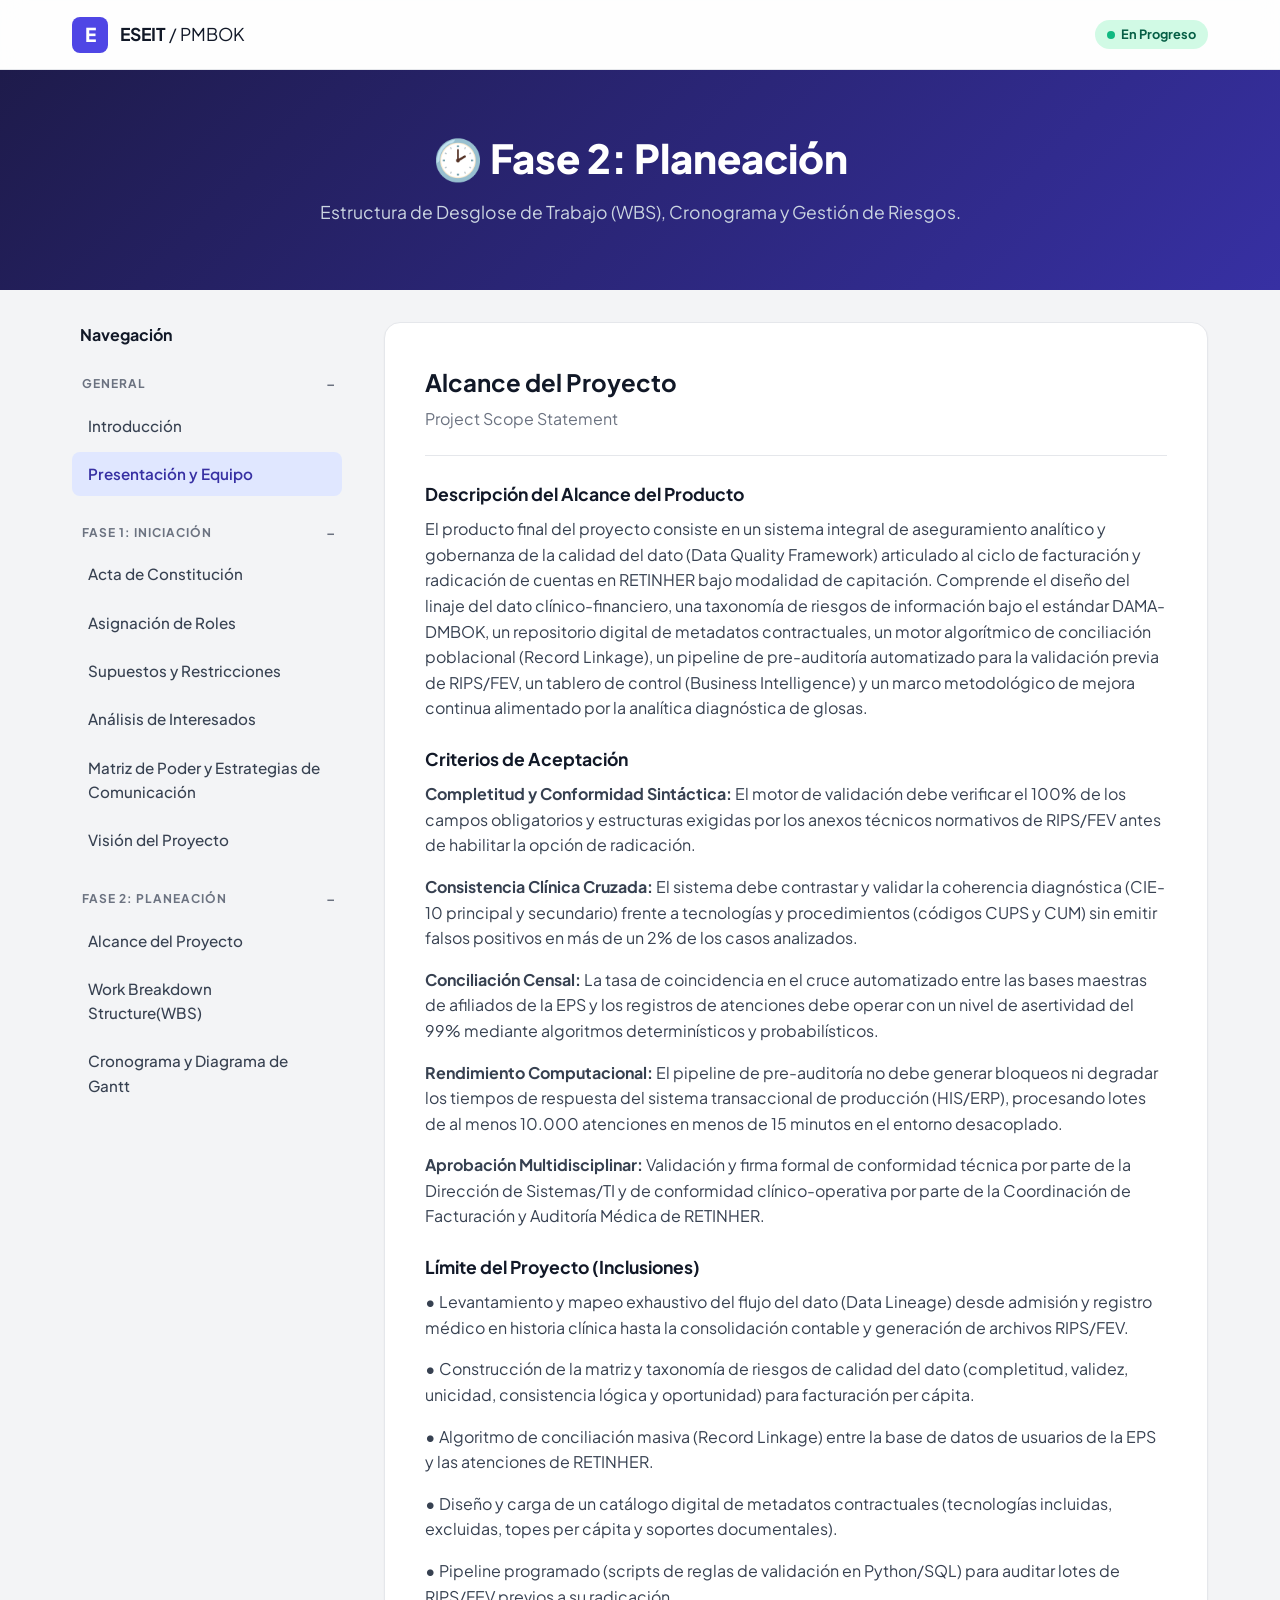
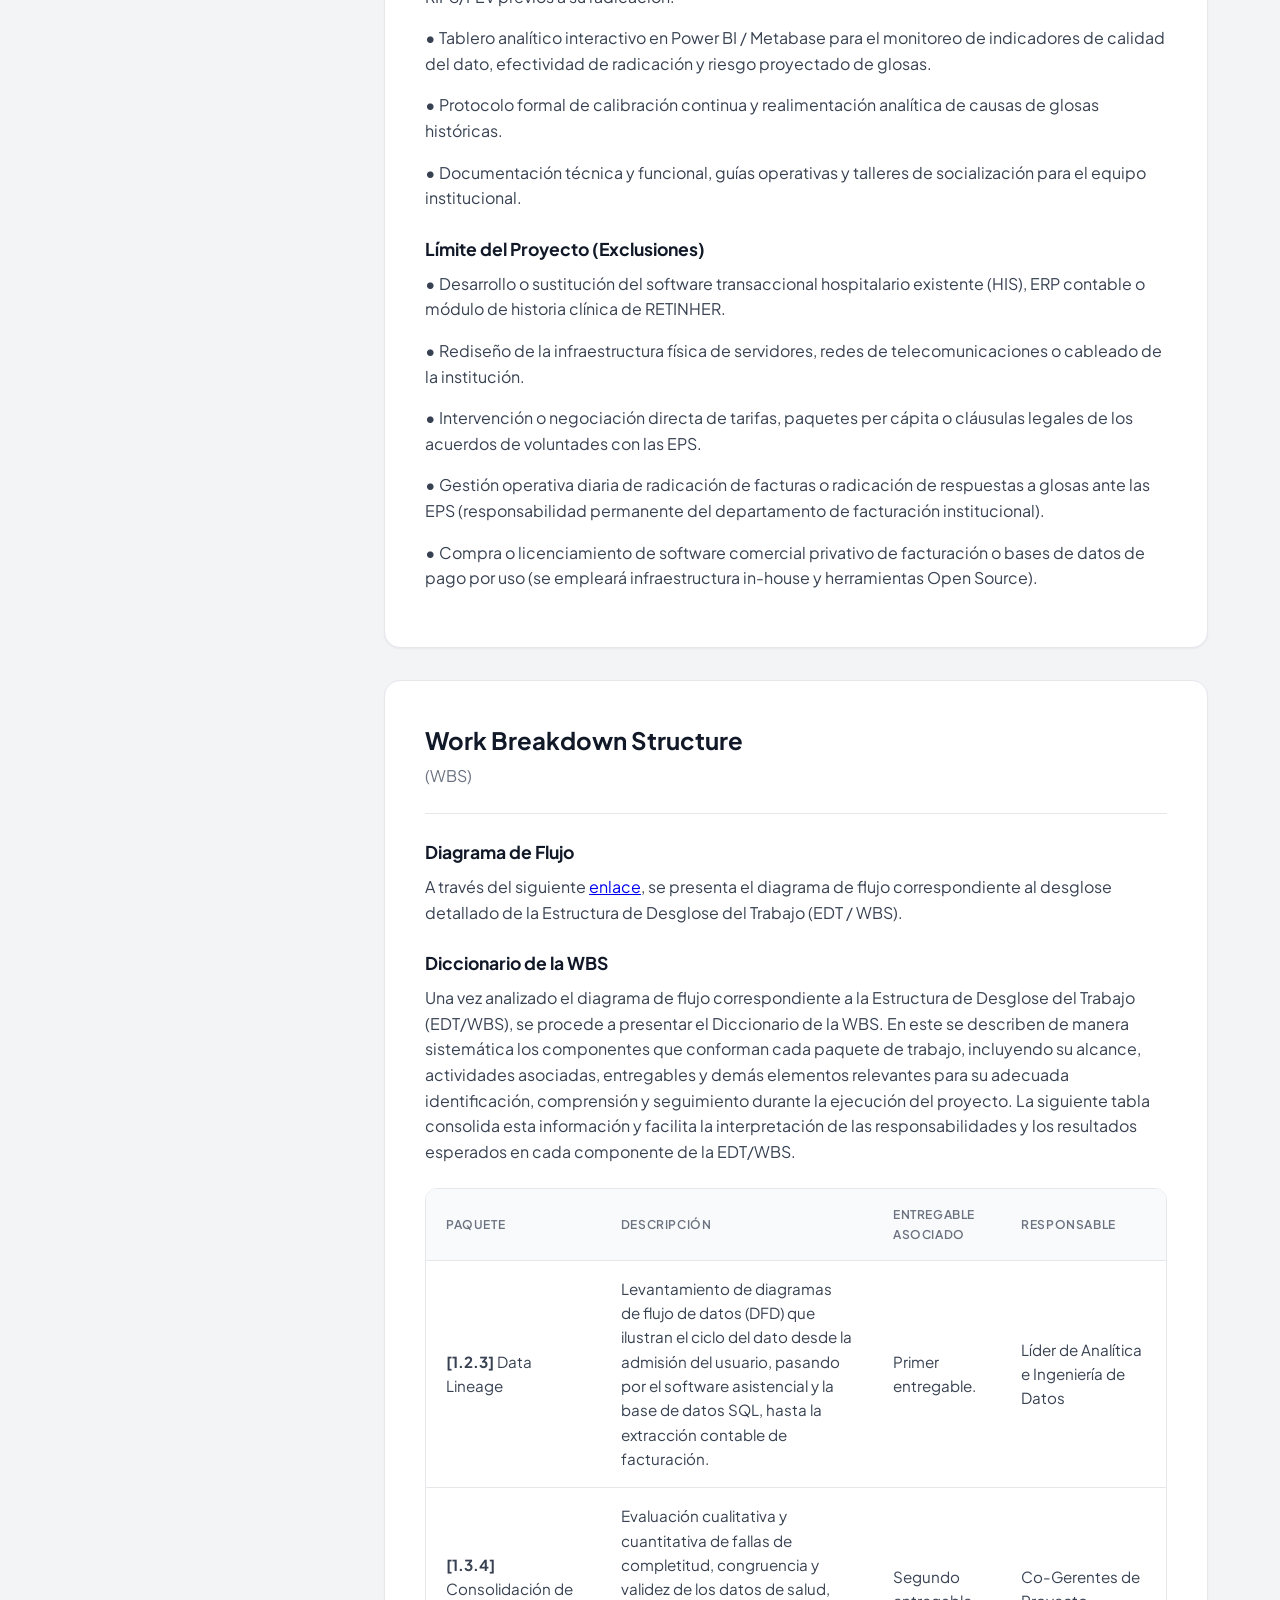
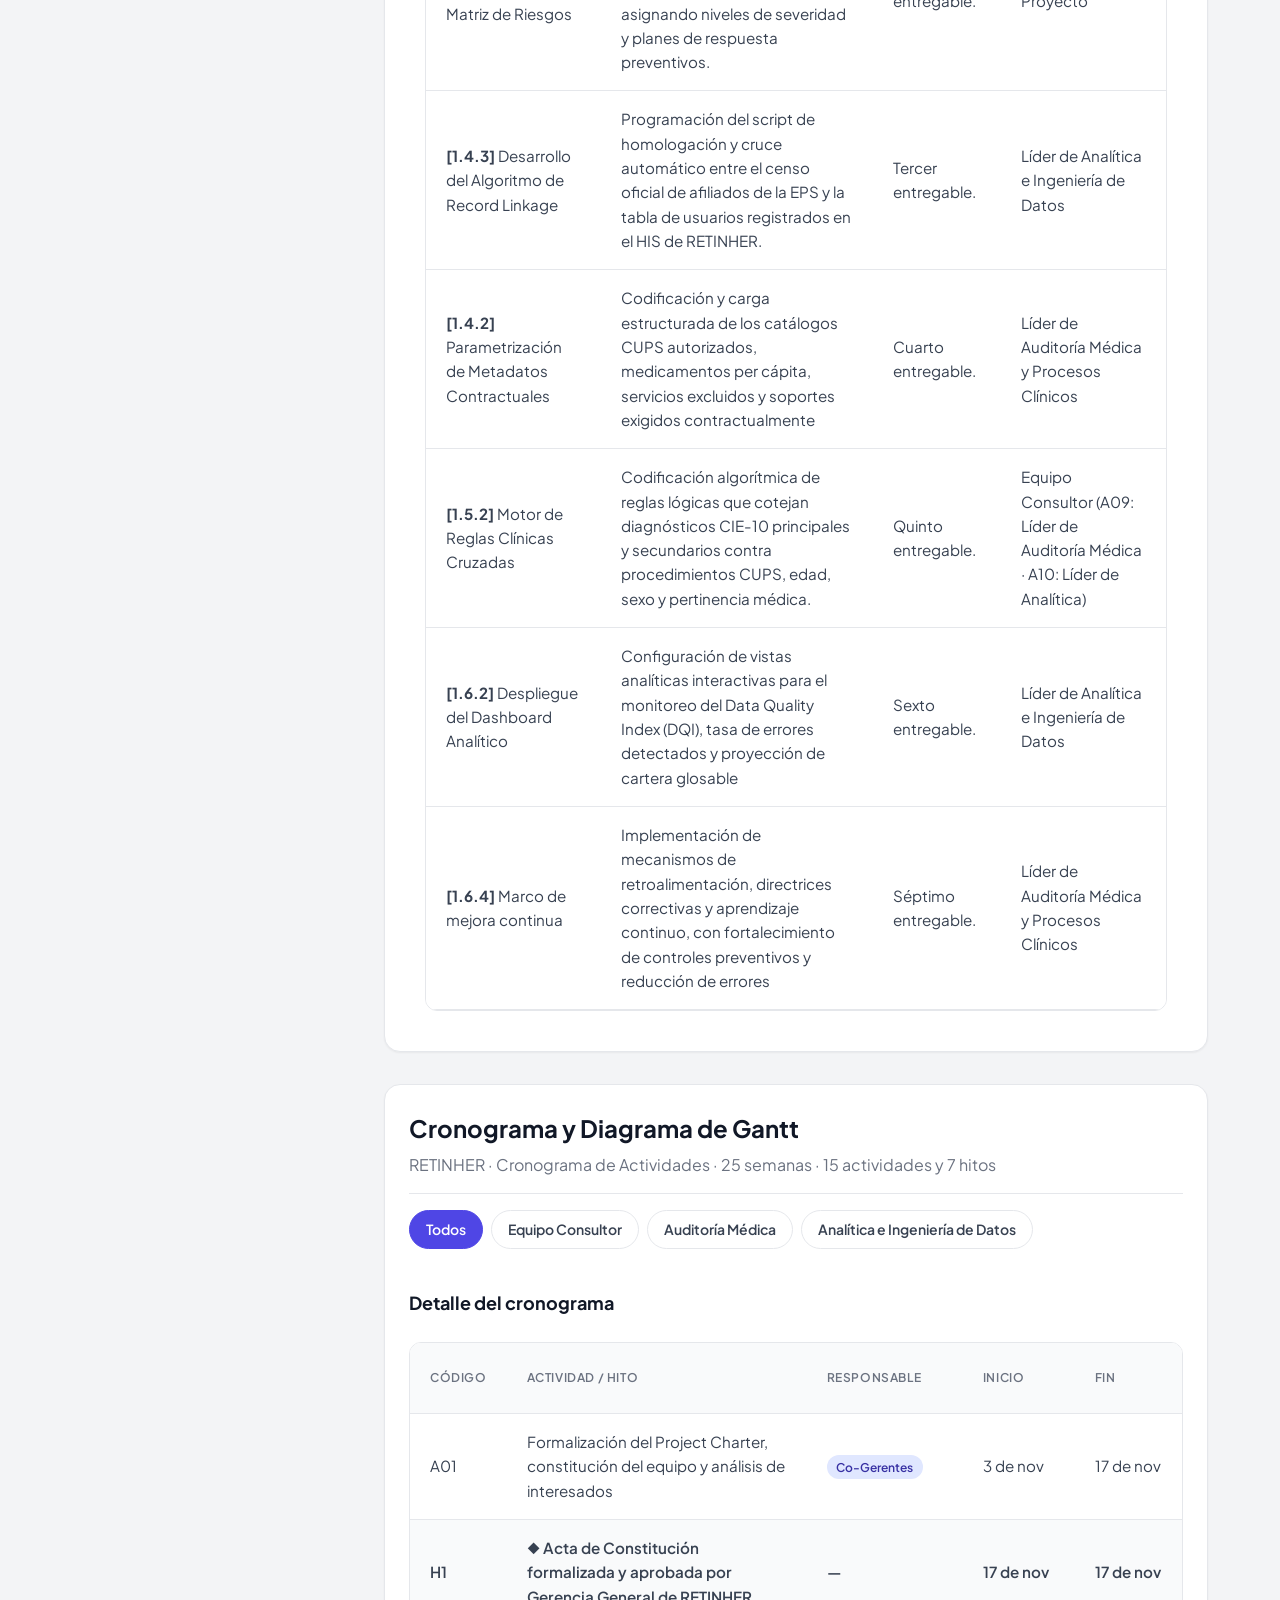
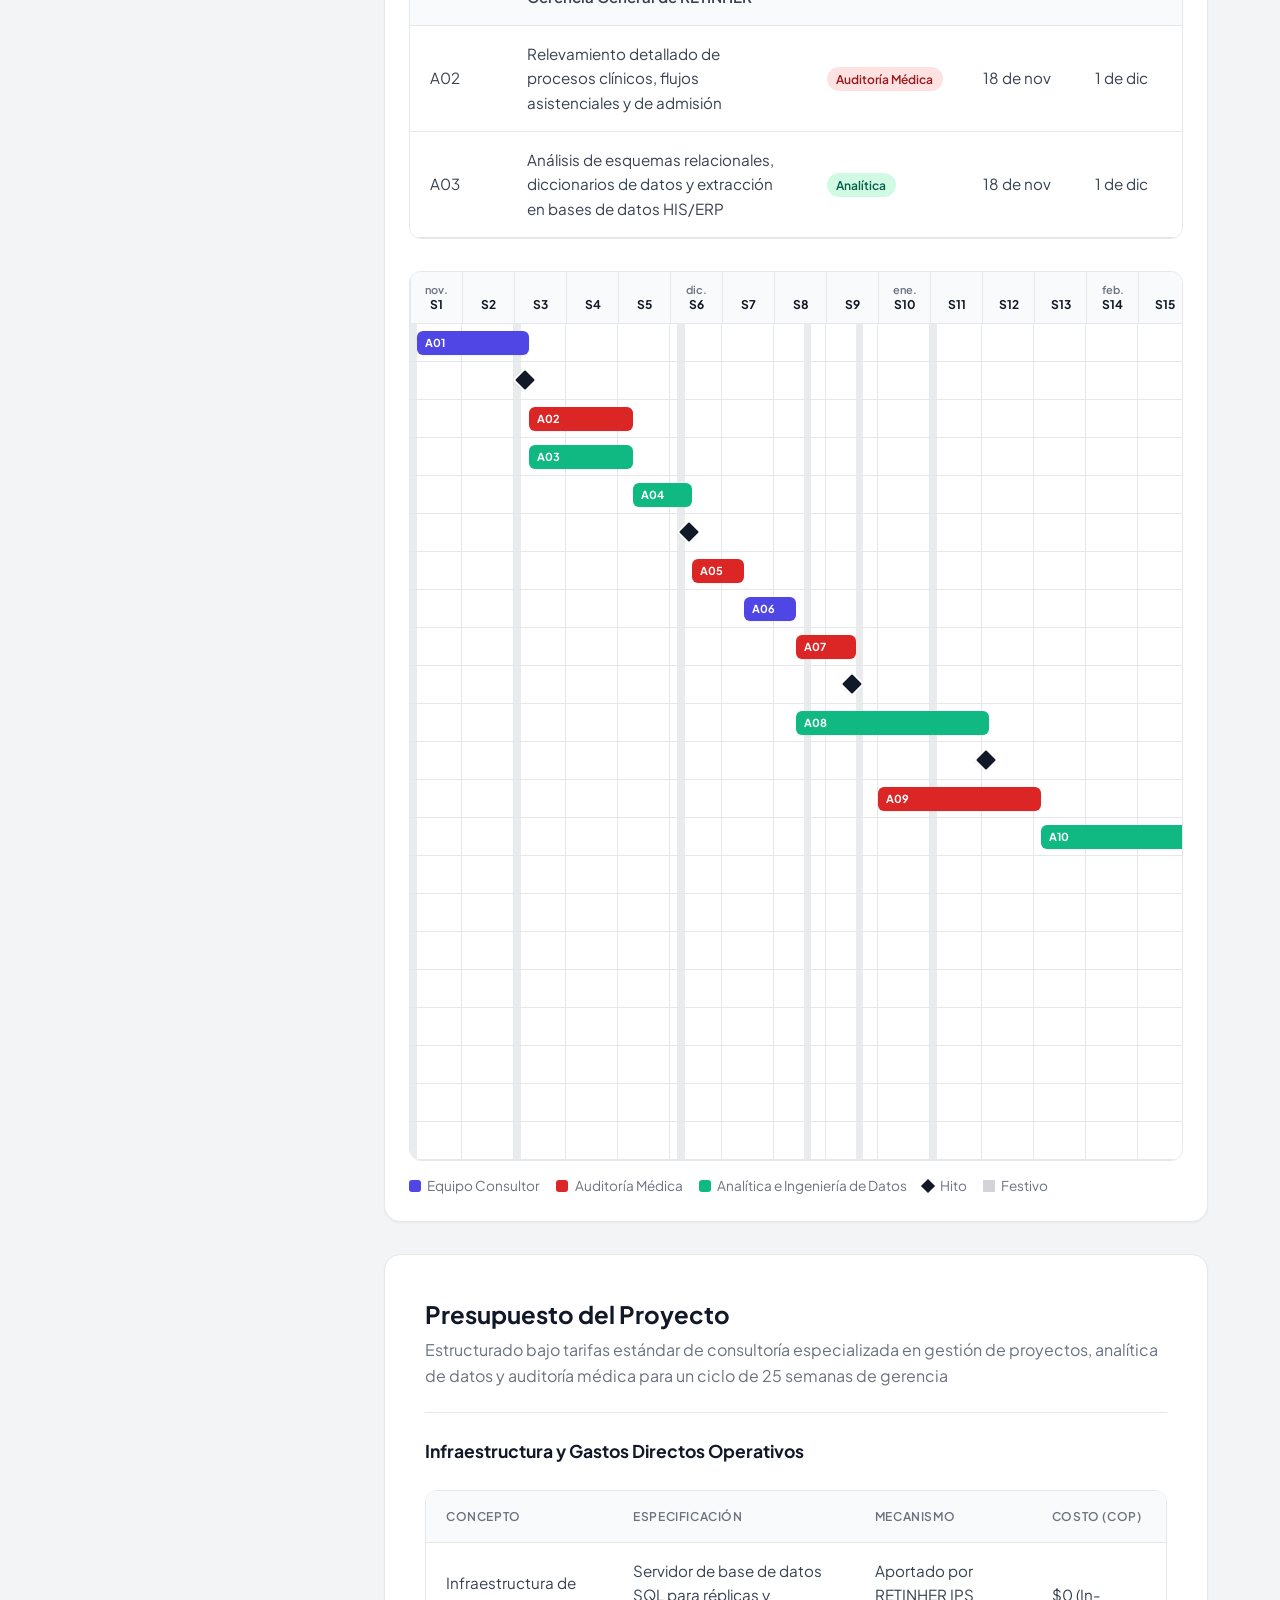
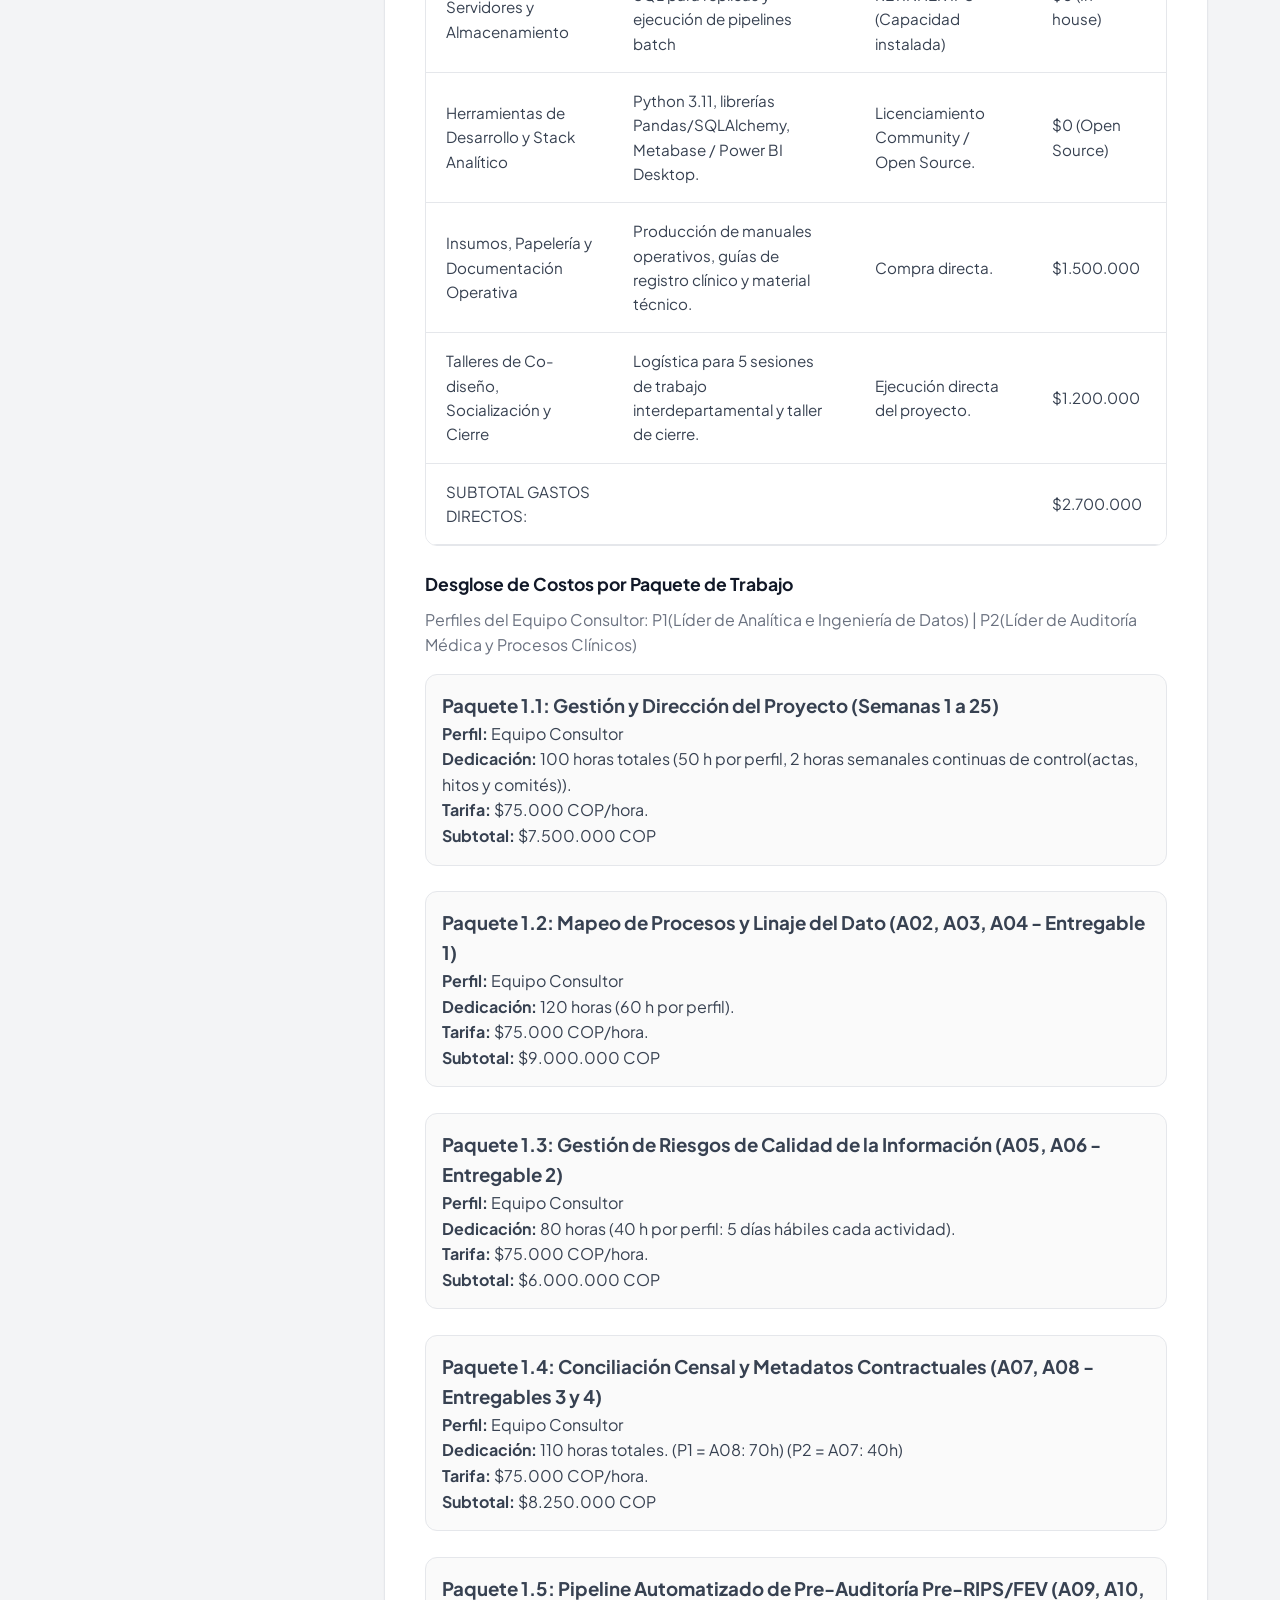
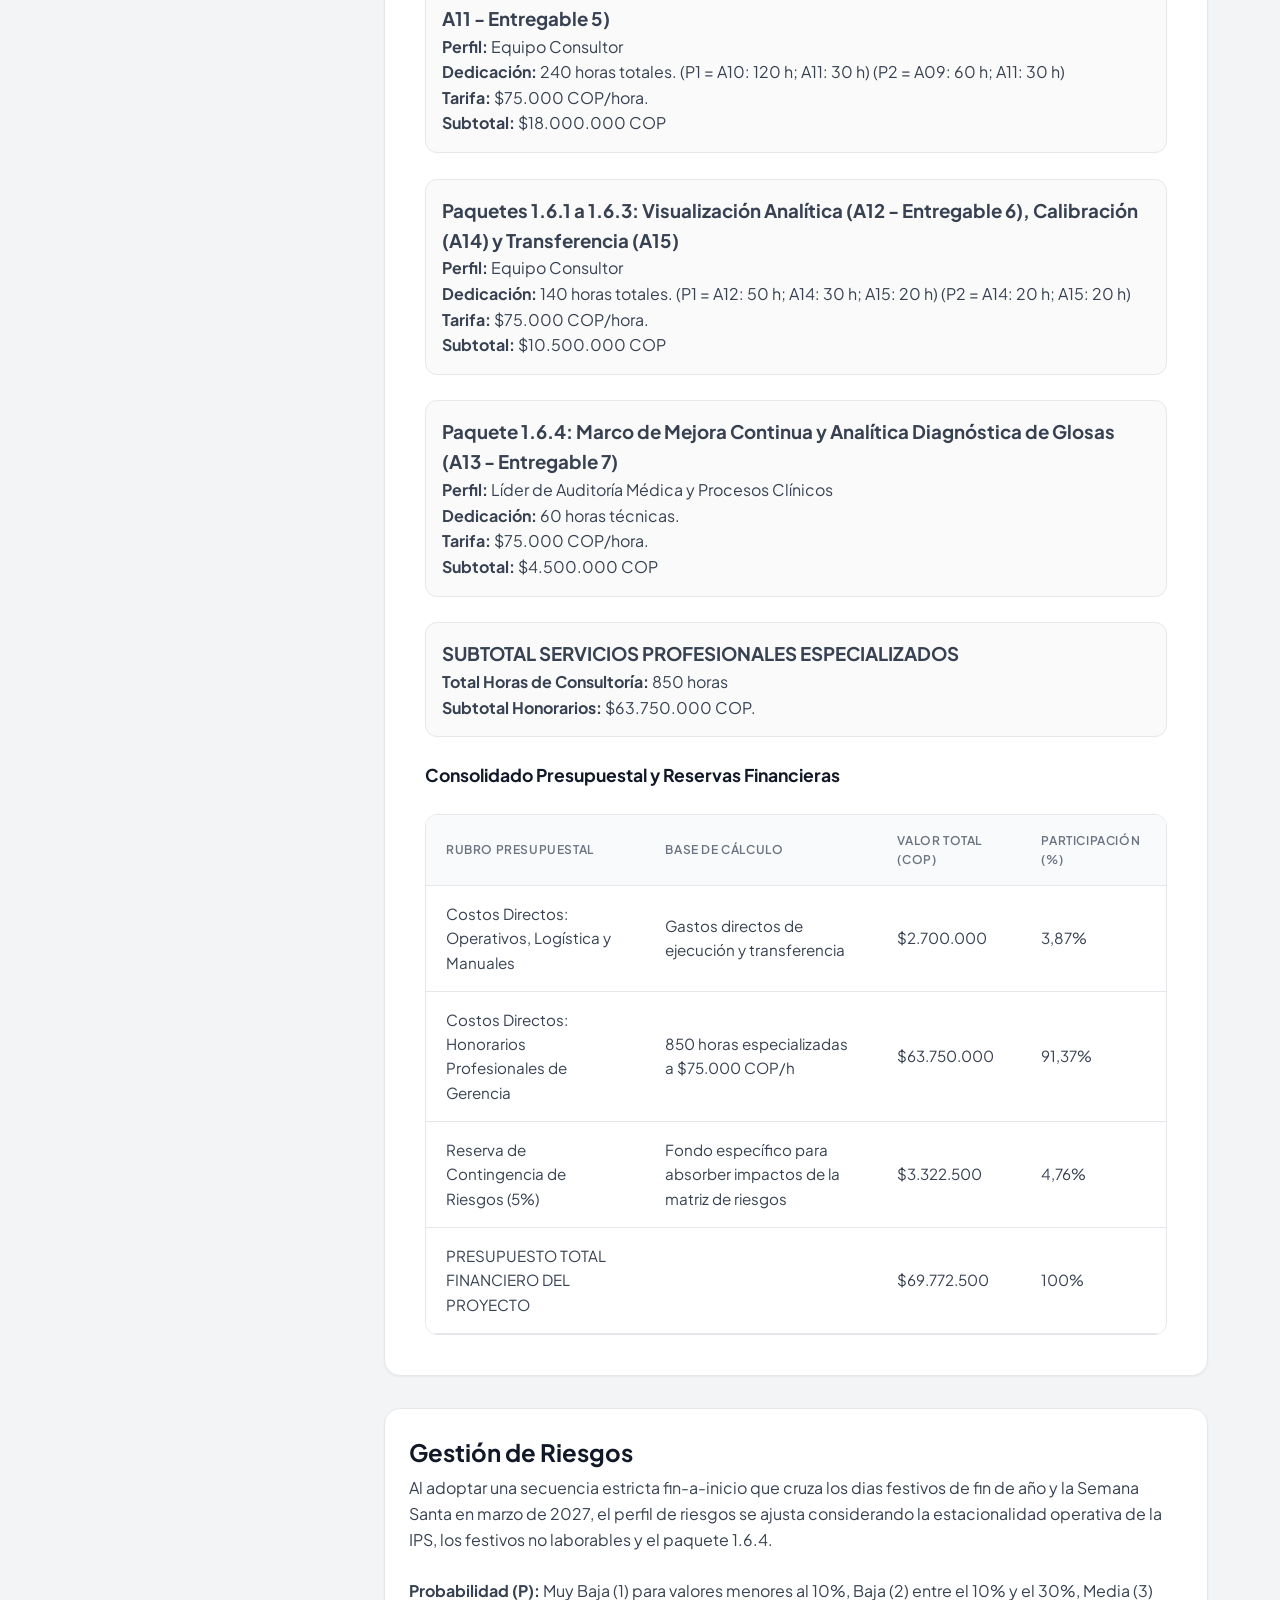
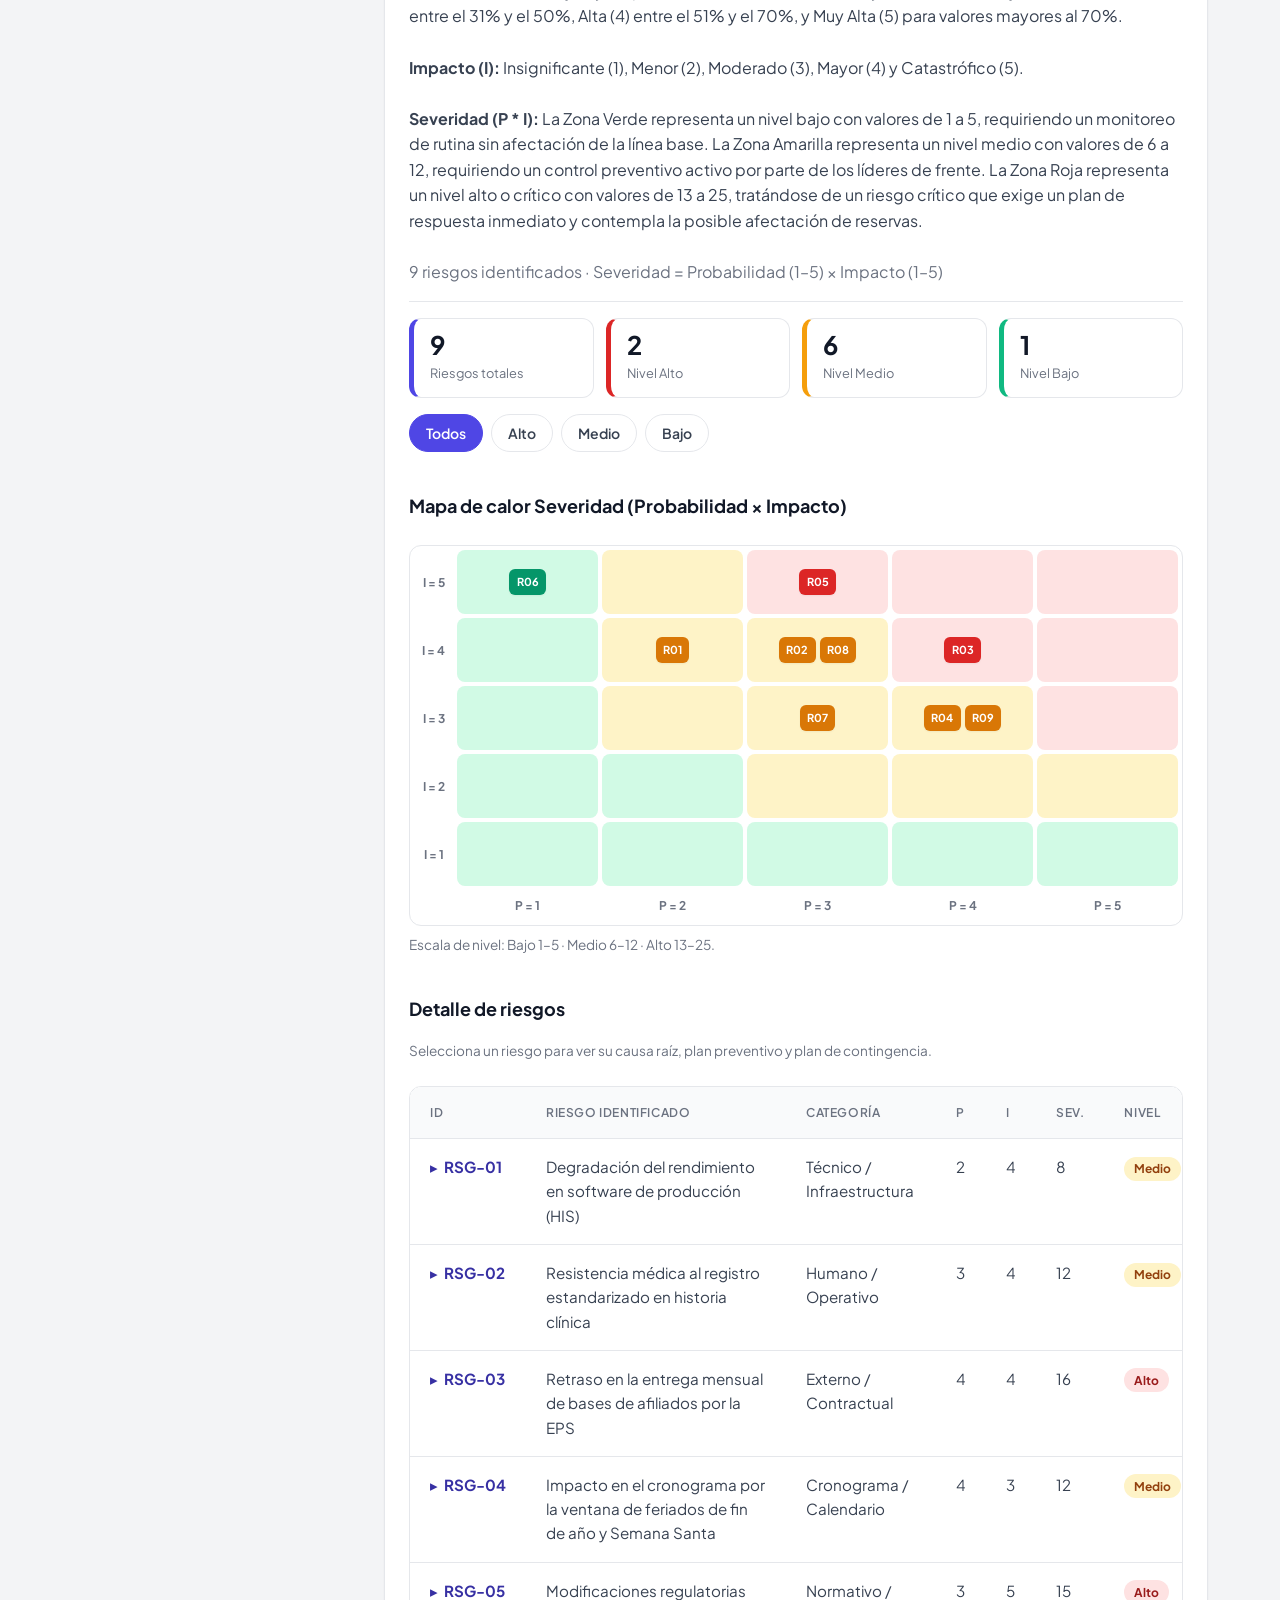
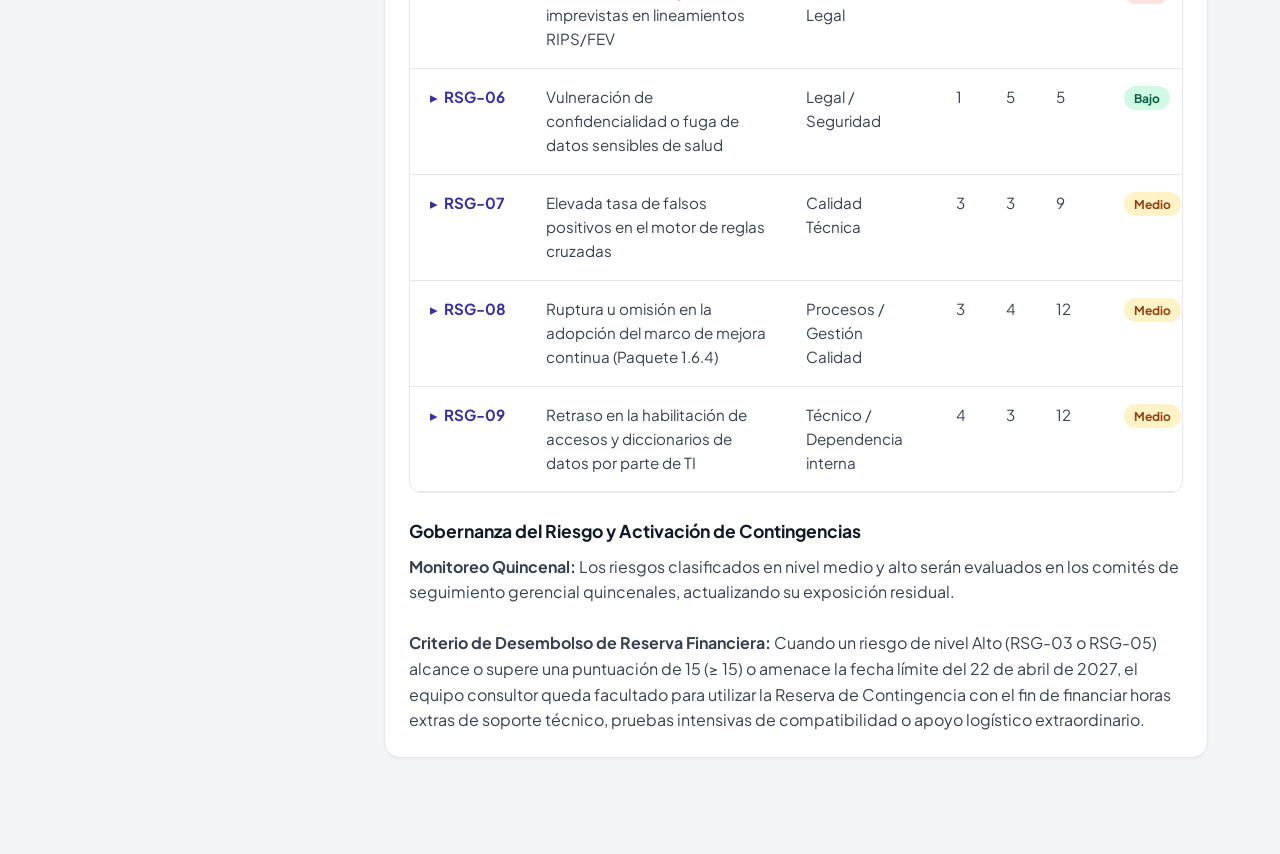
<file: fase2.html>
<!DOCTYPE html>
<html lang="es">

<head>
    <meta charset="UTF-8">
    <meta name="viewport" content="width=device-width, initial-scale=1.0">
    <title>Fase 2: Planeación | ESEIT - RETINHER</title>
    <link rel="stylesheet" href="styles.css">
    <link href="https://fonts.googleapis.com/css2?family=Plus+Jakarta+Sans:wght@400;500;600;700;800&display=swap"
        rel="stylesheet">
</head>

<body>
    <nav class="glass-nav">
        <div class="nav-content">
            <div class="logo-area">
                <!-- NUEVO: Botón Hamburguesa para Móviles -->
                <button id="mobile-menu-btn" class="hamburger-btn">☰</button>

                <div class="logo-icon">E</div>
                <span class="logo-text">ESEIT <span class="fw-light">/ PMBOK</span></span>
            </div>
            <div class="nav-badges">
                <span class="status-badge pulse">En Progreso</span>
            </div>
        </div>
    </nav>

    <header class="hero-section">
        <div class="hero-content">
            <h1 class="hero-title">🕑 Fase 2: Planeación</h1>
            <p class="hero-subtitle">Estructura de Desglose de Trabajo (WBS), Cronograma y Gestión de Riesgos.</p>
        </div>
    </header>

    <div class="container layout-grid">
        <!-- MENÚ LATERAL -->
        <aside class="sidebar-menu">
            <div class="menu-sticky-wrapper">
                <h3 class="menu-title">Navegación</h3>
                <nav class="pill-nav">
                    <!-- SECCIÓN GENERAL -->
                    <div class="nav-section">
                        <div class="section-header">
                            <!-- Este enlace te lleva a la página principal -->
                            <a href="index.html" class="section-link">General</a>
                            <!-- Este botón solo abre/cierra -->
                            <button class="toggle-btn"><span class="toggle-icon">-</span></button>
                        </div>
                        <div class="nav-items">
                            <a href="index.html#intro" class="nav-pill">Introducción</a>
                            <a href="index.html#presentacion" class="nav-pill active">Presentación y Equipo</a>
                        </div>
                    </div>

                    <!-- SECCIÓN FASE 1 -->
                    <div class="nav-section">
                        <div class="section-header">
                            <a href="fase1.html" class="section-link">Fase 1: Iniciación</a>
                            <button class="toggle-btn"><span class="toggle-icon">-</span></button>
                        </div>
                        <div class="nav-items">
                            <a href="fase1.html#acta" class="nav-pill">Acta de Constitución</a>
                            <a href="fase1.html#asignacion" class="nav-pill">Asignación de Roles</a>
                            <a href="fase1.html#supuestos" class="nav-pill">Supuestos y Restricciones</a>
                            <a href="fase1.html#interesados" class="nav-pill">Análisis de Interesados</a>
                            <a href="fase1.html#comunicacion" class="nav-pill">Matriz de Poder y Estrategias de
                                Comunicación</a>
                            <a href="fase1.html#vision" class="nav-pill">Visión del Proyecto</a>
                        </div>
                    </div>

                    <!-- SECCIÓN FASE 2 -->
                    <div class="nav-section">
                        <div class="section-header">
                            <a href="fase2.html" class="section-link">Fase 2: Planeación</a>
                            <button class="toggle-btn"><span class="toggle-icon">-</span></button>
                        </div>
                        <div class="nav-items">
                            <a href="fase2.html#alcance" class="nav-pill">Alcance del Proyecto</a>
                            <a href="fase2.html#wbs" class="nav-pill">Work Breakdown Structure(WBS)</a>
                            <a href="fase2.html#cronograma" class="nav-pill">Cronograma y Diagrama de Gantt</a>
                            <a href="fase2.html#presupuesto" class="nav-pill">Presupuestos</a>
                            <a href="fase2.html#matriz-riesgos" class="nav-pill">Gestión de Riesgos</a>
                        </div>
                    </div>

                    <!-- SECCIÓN FASE 3 -->
                    <div class="nav-section">
                        <div class="section-header">
                            <a href="fase3.html" class="section-link">Fase 3: Ejecución</a>
                            <button class="toggle-btn"><span class="toggle-icon">-</span></button>
                        </div>
                        <div class="nav-items">
                            <a href="fase3.html#asignacion" class="nav-pill">Asignación de Tareas</a>
                            <a href="fase3.html#calidad" class="nav-pill">Plan de Calidad</a>
                            <a href="fase3.html#comunicacion" class="nav-pill">Gestión de la Comunicación</a>
                            <a href="fase3.html#roi" class="nav-pill">ROI e Impacto</a>
                        </div>
                    </div>

                    <!-- SECCIÓN EJECUCIÓN PROYECTO -->
                    <div class="nav-section">
                        <div class="section-header">
                            <a href="ejecucion.html" class="section-link">Ejecución Proyecto</a>
                            <button class="toggle-btn"><span class="toggle-icon">-</span></button>
                        </div>
                        <div class="nav-items">
                            <a href="ejecucion.html#semana1" class="nav-pill">Semana 1</a>
                            <a href="ejecucion.html#semana2" class="nav-pill">Semana 2</a>
                            <a href="ejecucion.html#semana3" class="nav-pill">Semana 3</a>
                            <a href="ejecucion.html#semana4" class="nav-pill">Semana 4</a>
                            <a href="ejecucion.html#semana5" class="nav-pill">Semana 5</a>
                            <a href="ejecucion.html#semana6" class="nav-pill">Semana 6</a>
                            <a href="ejecucion.html#semana7" class="nav-pill">Semana 7</a>
                        </div>
                    </div>
                </nav>
            </div>
        </aside>

        <!-- CONTENIDO -->
        <main class="content-area">
            <section id="alcance" class="content-card">
                <div class="card-header">
                    <h2>Alcance del Proyecto</h2>
                    <p class="text-muted">Project Scope Statement</p>
                </div>
                <div class="text-content">
                    <h3>Descripción del Alcance del Producto</h3>
                    <p>
                        El producto final del proyecto consiste en un sistema integral de aseguramiento analítico y
                        gobernanza de la calidad del dato (Data Quality Framework) articulado al ciclo de facturación y
                        radicación de cuentas en
                        RETINHER bajo modalidad de capitación. Comprende el diseño del linaje del dato
                        clínico-financiero, una taxonomía de riesgos de información bajo el estándar DAMA-DMBOK, un
                        repositorio digital de metadatos contractuales,
                        un motor algorítmico de conciliación poblacional (Record Linkage), un pipeline de pre-auditoría
                        automatizado para la validación previa de RIPS/FEV, un tablero de control (Business
                        Intelligence) y un marco
                        metodológico de mejora continua alimentado por la analítica diagnóstica de glosas.
                    </p>
                </div>

                <div class="text-content">
                    <h3>Criterios de Aceptación</h3>
                    <p>
                        <strong>Completitud y Conformidad Sintáctica:</strong> El motor de validación debe verificar el
                        100% de los campos obligatorios y estructuras exigidas por los anexos técnicos normativos de
                        RIPS/FEV antes de habilitar la opción de radicación.
                    </p>

                    <p>
                        <strong>Consistencia Clínica Cruzada:</strong> El sistema debe contrastar y validar la
                        coherencia diagnóstica (CIE-10 principal y secundario) frente a tecnologías y procedimientos
                        (códigos CUPS y CUM) sin emitir falsos positivos en más de un 2% de los casos analizados.
                    </p>

                    <p>
                        <strong>Conciliación Censal:</strong> La tasa de coincidencia en el cruce automatizado entre las
                        bases maestras de afiliados de la EPS y los registros de atenciones debe operar con un nivel de
                        asertividad del 99% mediante algoritmos determinísticos y probabilísticos.
                    </p>

                    <p>
                        <strong>Rendimiento Computacional:</strong> El pipeline de pre-auditoría no debe generar
                        bloqueos ni degradar los tiempos de respuesta del sistema transaccional de producción (HIS/ERP),
                        procesando lotes de al menos 10.000 atenciones en menos de 15 minutos en el entorno desacoplado.
                    </p>

                    <p>
                        <strong>Aprobación Multidisciplinar:</strong> Validación y firma formal de conformidad técnica
                        por parte de la Dirección de Sistemas/TI y de conformidad clínico-operativa por parte de la
                        Coordinación de Facturación y Auditoría Médica de RETINHER.
                    </p>
                </div>

                <div class="text-content">
                    <h3>Límite del Proyecto (Inclusiones)</h3>
                    <p>
                        <strong>•</strong> Levantamiento y mapeo exhaustivo del flujo del dato (Data Lineage) desde
                        admisión y registro médico en historia clínica hasta la consolidación contable y generación de
                        archivos RIPS/FEV.
                    </p>

                    <p>
                        <strong>•</strong> Construcción de la matriz y taxonomía de riesgos de calidad del dato
                        (completitud, validez, unicidad, consistencia lógica y oportunidad) para facturación per cápita.
                    </p>

                    <p>
                        <strong>•</strong> Algoritmo de conciliación masiva (Record Linkage) entre la base de datos de
                        usuarios de la EPS y las atenciones de RETINHER.
                    </p>

                    <p>
                        <strong>•</strong> Diseño y carga de un catálogo digital de metadatos contractuales (tecnologías
                        incluidas, excluidas, topes per cápita y soportes documentales).
                    </p>

                    <p>
                        <strong>•</strong> Pipeline programado (scripts de reglas de validación en Python/SQL) para
                        auditar lotes de RIPS/FEV previos a su radicación.
                    </p>

                    <p>
                        <strong>•</strong> Tablero analítico interactivo en Power BI / Metabase para el monitoreo de
                        indicadores de calidad del dato, efectividad de radicación y riesgo proyectado de glosas.
                    </p>

                    <p>
                        <strong>•</strong> Protocolo formal de calibración continua y realimentación analítica de causas
                        de glosas históricas.
                    </p>

                    <p>
                        <strong>•</strong> Documentación técnica y funcional, guías operativas y talleres de
                        socialización para el equipo institucional.
                    </p>
                </div>

                <div class="text-content">
                    <h3>Límite del Proyecto (Exclusiones)</h3>
                    <p>
                        <strong>•</strong> Desarrollo o sustitución del software transaccional hospitalario existente
                        (HIS), ERP contable o módulo de historia clínica de RETINHER.
                    </p>

                    <p>
                        <strong>•</strong> Rediseño de la infraestructura física de servidores, redes de
                        telecomunicaciones o cableado de la institución.
                    </p>

                    <p>
                        <strong>•</strong> Intervención o negociación directa de tarifas, paquetes per cápita o
                        cláusulas legales de los acuerdos de voluntades con las EPS.
                    </p>

                    <p>
                        <strong>•</strong> Gestión operativa diaria de radicación de facturas o radicación de respuestas
                        a glosas ante las EPS (responsabilidad permanente del departamento de facturación
                        institucional).
                    </p>

                    <p>
                        <strong>•</strong> Compra o licenciamiento de software comercial privativo de facturación o
                        bases de datos de pago por uso (se empleará infraestructura in-house y herramientas Open
                        Source).
                    </p>
                </div>
            </section>

            <section id="wbs" class="content-card">
                <div class="card-header">
                    <h2>Work Breakdown Structure</h2>
                    <p class="text-muted">(WBS)</p>
                </div>
                <div class="text-content">
                    <h3>Diagrama de Flujo</h3>
                    <p>
                        A través del siguiente <a
                            href="https://campuseseit-my.sharepoint.com/:u:/g/personal/ssernav_alumnoeseit_edu_co/IQD_lPDkImPaQ5snrcEWlQDsARekPOy5mTlStY_Ph15mH6Y?e=QOeNpP"
                            target="_blank" title="Diagrama de Flujo">enlace</a>,
                        se presenta el diagrama de flujo correspondiente al desglose detallado de la Estructura de
                        Desglose del Trabajo (EDT / WBS).
                    </p>
                </div>

                <div class="text-content">
                    <h3>Diccionario de la WBS</h3>
                    <p>
                        Una vez analizado el diagrama de flujo correspondiente a la Estructura de Desglose del Trabajo
                        (EDT/WBS), se procede a presentar el Diccionario de la WBS. En este se describen de manera
                        sistemática los componentes que conforman cada paquete de trabajo, incluyendo su alcance,
                        actividades asociadas, entregables y demás elementos relevantes para su adecuada identificación,
                        comprensión y seguimiento durante la ejecución del proyecto. La siguiente tabla consolida esta
                        información y facilita la
                        interpretación de las responsabilidades y los resultados esperados en cada componente de la
                        EDT/WBS.
                    </p>
                </div>

                <div class="table-container">
                    <table class="modern-table">
                        <thead>
                            <tr>
                                <th>Paquete</th>
                                <th>Descripción</th>
                                <th>Entregable Asociado</th>
                                <th>Responsable</th>
                            </tr>
                        </thead>
                        <tbody>
                            <tr>
                                <td><strong>[1.2.3]</strong> Data Lineage</td>
                                <td>Levantamiento de diagramas de flujo de datos (DFD) que ilustran el ciclo del dato
                                    desde la admisión del usuario, pasando por el software asistencial y la base de
                                    datos SQL, hasta la extracción contable de facturación.</td>
                                <td>Primer entregable.</td>
                                <td>Líder de Analítica e Ingeniería de Datos</td>
                            </tr>

                            <tr>
                                <td><strong>[1.3.4]</strong> Consolidación de Matriz de Riesgos</td>
                                <td>Evaluación cualitativa y cuantitativa de fallas de completitud, congruencia y
                                    validez de los datos de salud, asignando niveles de severidad y planes de respuesta
                                    preventivos.</td>
                                <td>Segundo entregable.</td>
                                <td>Co-Gerentes de Proyecto</td>
                            </tr>

                            <tr>
                                <td><strong>[1.4.3]</strong> Desarrollo del Algoritmo de Record Linkage</td>
                                <td>Programación del script de homologación y cruce automático entre el censo oficial de
                                    afiliados de la EPS y la tabla de usuarios registrados en el HIS de RETINHER.</td>
                                <td>Tercer entregable.</td>
                                <td>Líder de Analítica e Ingeniería de Datos</td>
                            </tr>

                            <tr>
                                <td><strong>[1.4.2]</strong> Parametrización de Metadatos Contractuales</td>
                                <td>Codificación y carga estructurada de los catálogos CUPS autorizados, medicamentos
                                    per cápita, servicios excluidos y soportes exigidos contractualmente</td>
                                <td>Cuarto entregable.</td>
                                <td>Líder de Auditoría Médica y Procesos Clínicos</td>
                            </tr>

                            <tr>
                                <td><strong>[1.5.2]</strong> Motor de Reglas Clínicas Cruzadas</td>
                                <td>Codificación algorítmica de reglas lógicas que cotejan diagnósticos CIE-10
                                    principales y secundarios contra procedimientos CUPS, edad, sexo y pertinencia
                                    médica.</td>
                                <td>Quinto entregable.</td>
                                <td>Equipo Consultor (A09: Líder de Auditoría Médica · A10: Líder de Analítica)</td>
                            </tr>

                            <tr>
                                <td><strong>[1.6.2]</strong> Despliegue del Dashboard Analítico</td>
                                <td>Configuración de vistas analíticas interactivas para el monitoreo del Data Quality
                                    Index (DQI), tasa de errores detectados y proyección de cartera glosable</td>
                                <td>Sexto entregable.</td>
                                <td>Líder de Analítica e Ingeniería de Datos</td>
                            </tr>

                            <tr>
                                <td><strong>[1.6.4]</strong> Marco de mejora continua</td>
                                <td>Implementación de mecanismos de retroalimentación, directrices correctivas y
                                    aprendizaje continuo, con fortalecimiento de controles preventivos y reducción
                                    de errores</td>
                                <td>Séptimo entregable.</td>
                                <td>Líder de Auditoría Médica y Procesos Clínicos</td>
                            </tr>
                        </tbody>
                    </table>
                </div>
            </section>

            <section class="content-card" id="cronograma">
                <div class="card-header">
                    <h2>Cronograma y Diagrama de Gantt</h2>
                    <p class="text-muted" id="crono-resumen">Cargando cronograma…</p>
                </div>

                <div class="gantt-filters" role="group" aria-label="Filtrar por responsable">
                    <button type="button" class="gantt-filter is-active" data-filter="todos"
                        aria-pressed="true">Todos</button>
                    <button type="button" class="gantt-filter" data-filter="cogerentes" data-resp="cogerentes"
                        aria-pressed="false">Equipo Consultor</button>
                    <button type="button" class="gantt-filter" data-filter="auditoria" data-resp="auditoria"
                        aria-pressed="false">Auditoría Médica</button>
                    <button type="button" class="gantt-filter" data-filter="analitica" data-resp="analitica"
                        aria-pressed="false">Analítica e Ingeniería de Datos</button>
                </div>
                <p class="gantt-status small-text text-muted" id="gantt-status" role="status" aria-live="polite"></p>


                <h3 class="gantt-subtitle">Detalle del cronograma</h3>
                <div class="table-container crono-tabla-wrap" id="crono-tabla-wrap">
                    <table class="modern-table" id="crono-tabla">
                        <thead>
                            <tr>
                                <th>Código</th>
                                <th>Actividad / Hito</th>
                                <th>Responsable</th>
                                <th>Inicio</th>
                                <th>Fin</th>
                                <th>Días háb.</th>
                                <th>Semanas</th>
                                <th>Predecesoras</th>
                            </tr>
                        </thead>
                        <tbody></tbody>
                    </table>
                </div>

                <div class="gantt-scroll gantt-after table-container" id="gantt-scroll" tabindex="0"
                    aria-label="Diagrama de Gantt, desplazable horizontalmente">
                    <div class="gantt" id="gantt"></div>
                </div>
                <div class="gantt-tooltip" id="gantt-tooltip" role="tooltip" hidden></div>

                <div class="gantt-legend small-text text-muted" aria-hidden="true">
                    <span><i class="gantt-dot gantt-dot--cogerentes"></i>Equipo Consultor</span>
                    <span><i class="gantt-dot gantt-dot--auditoria"></i>Auditoría Médica</span>
                    <span><i class="gantt-dot gantt-dot--analitica"></i>Analítica e Ingeniería de Datos</span>
                    <span><i class="gantt-diamond"></i>Hito</span>
                    <span><i class="gantt-swatch-holiday"></i>Festivo</span>
                </div>
                <noscript>
                    <p class="text-muted">Se requiere JavaScript para mostrar el cronograma.</p>
                </noscript>
            </section>

            <section class="content-card" id="presupuesto">
                <div class="card-header">
                    <h2>Presupuesto del Proyecto</h2>
                    <p class="text-muted" id="crono-resumen">Estructurado bajo tarifas estándar de consultoría
                        especializada en gestión de proyectos, analítica de datos y auditoría médica para un ciclo de 25
                        semanas de gerencia</p>
                </div>

                <div class="text-content">
                    <h3>Infraestructura y Gastos Directos Operativos</h3>
                </div>
                <div class="table-container">
                    <table class="modern-table">
                        <thead>
                            <tr>
                                <th>Concepto</th>
                                <th>Especificación</th>
                                <th>Mecanismo</th>
                                <th>Costo (COP)</th>
                            </tr>
                        </thead>
                        <tbody>
                            <tr>
                                <td>Infraestructura de Servidores y Almacenamiento</td>
                                <td>Servidor de base de datos SQL para réplicas y ejecución de pipelines batch</td>
                                <td>Aportado por RETINHER IPS (Capacidad instalada)</td>
                                <td>$0 (In-house)</td>
                            </tr>

                            <tr>
                                <td>Herramientas de Desarrollo y Stack Analítico</td>
                                <td>Python 3.11, librerías Pandas/SQLAlchemy, Metabase / Power BI Desktop.</td>
                                <td>Licenciamiento Community / Open Source.</td>
                                <td>$0 (Open Source)</td>
                            </tr>

                            <tr>
                                <td>Insumos, Papelería y Documentación Operativa</td>
                                <td>Producción de manuales operativos, guías de registro clínico y material técnico.
                                </td>
                                <td>Compra directa.</td>
                                <td>$1.500.000</td>
                            </tr>

                            <tr>
                                <td>Talleres de Co-diseño, Socialización y Cierre</td>
                                <td>Logística para 5 sesiones de trabajo interdepartamental y taller de cierre.</td>
                                <td>Ejecución directa del proyecto.</td>
                                <td>$1.200.000</td>
                            </tr>

                            <tr>
                                <td>SUBTOTAL GASTOS DIRECTOS:</td>
                                <td></td>
                                <td></td>
                                <td>$2.700.000</td>
                            </tr>
                        </tbody>
                    </table>
                </div>

                <div class="text-content">
                    <h3>Desglose de Costos por Paquete de Trabajo</h3>
                    <p class="text-muted">Perfiles del Equipo Consultor: P1(Líder de Analítica e Ingeniería de Datos) |
                        P2(Líder de Auditoría Médica y Procesos Clínicos) </p>
                </div>
                <div class="team-grid">
                    <div class="team-member">
                        <div class="member-details">
                            <h3>Paquete 1.1: Gestión y Dirección del Proyecto (Semanas 1 a 25)</h3>
                            <p><strong>Perfil:</strong> Equipo Consultor</p>
                            <p><strong>Dedicación:</strong> 100 horas totales (50 h por perfil, 2 horas semanales
                                continuas de control(actas, hitos y comités)).</p>
                            <p><strong>Tarifa:</strong> $75.000 COP/hora.</p>
                            <p><strong>Subtotal:</strong> $7.500.000 COP</p>
                        </div>
                    </div>
                </div>
                <br>

                <div class="team-grid">
                    <div class="team-member">
                        <div class="member-details">
                            <h3>Paquete 1.2: Mapeo de Procesos y Linaje del Dato (A02, A03, A04 - Entregable 1)</h3>
                            <p><strong>Perfil:</strong> Equipo Consultor</p>
                            <p><strong>Dedicación:</strong> 120 horas (60 h por perfil).</p>
                            <p><strong>Tarifa:</strong> $75.000 COP/hora.</p>
                            <p><strong>Subtotal:</strong> $9.000.000 COP</p>
                        </div>
                    </div>
                </div>
                <br>

                <div class="team-grid">
                    <div class="team-member">
                        <div class="member-details">
                            <h3>Paquete 1.3: Gestión de Riesgos de Calidad de la Información (A05, A06 - Entregable 2)
                            </h3>
                            <p><strong>Perfil:</strong> Equipo Consultor</p>
                            <p><strong>Dedicación:</strong> 80 horas (40 h por perfil: 5 días hábiles cada actividad).
                            </p>
                            <p><strong>Tarifa:</strong> $75.000 COP/hora.</p>
                            <p><strong>Subtotal:</strong> $6.000.000 COP</p>
                        </div>
                    </div>
                </div>
                <br>

                <div class="team-grid">
                    <div class="team-member">
                        <div class="member-details">
                            <h3>Paquete 1.4: Conciliación Censal y Metadatos Contractuales (A07, A08 - Entregables 3 y
                                4)</h3>
                            <p><strong>Perfil:</strong> Equipo Consultor</p>
                            <p><strong>Dedicación:</strong> 110 horas totales. (P1 = A08: 70h) (P2 = A07: 40h)</p>
                            <p><strong>Tarifa:</strong> $75.000 COP/hora.</p>
                            <p><strong>Subtotal:</strong> $8.250.000 COP</p>
                        </div>
                    </div>
                </div>
                <br>

                <div class="team-grid">
                    <div class="team-member">
                        <div class="member-details">
                            <h3>Paquete 1.5: Pipeline Automatizado de Pre-Auditoría Pre-RIPS/FEV (A09, A10, A11 -
                                Entregable 5)</h3>
                            <p><strong>Perfil:</strong> Equipo Consultor</p>
                            <p><strong>Dedicación:</strong> 240 horas totales. (P1 = A10: 120 h; A11: 30 h) (P2 = A09:
                                60 h; A11: 30 h)</p>
                            <p><strong>Tarifa:</strong> $75.000 COP/hora.</p>
                            <p><strong>Subtotal:</strong> $18.000.000 COP</p>
                        </div>
                    </div>
                </div>
                <br>

                <div class="team-grid">
                    <div class="team-member">
                        <div class="member-details">
                            <h3>Paquetes 1.6.1 a 1.6.3: Visualización Analítica (A12 - Entregable 6), Calibración (A14)
                                y Transferencia (A15)</h3>
                            <p><strong>Perfil:</strong> Equipo Consultor</p>
                            <p><strong>Dedicación:</strong> 140 horas totales. (P1 = A12: 50 h; A14: 30 h; A15: 20 h)
                                (P2 = A14: 20 h; A15: 20 h)</p>
                            <p><strong>Tarifa:</strong> $75.000 COP/hora.</p>
                            <p><strong>Subtotal:</strong> $10.500.000 COP</p>
                        </div>
                    </div>
                </div>
                <br>

                <div class="team-grid">
                    <div class="team-member">
                        <div class="member-details">
                            <h3>Paquete 1.6.4: Marco de Mejora Continua y Analítica Diagnóstica de Glosas (A13 -
                                Entregable 7)</h3>
                            <p><strong>Perfil:</strong> Líder de Auditoría Médica y Procesos Clínicos</p>
                            <p><strong>Dedicación:</strong> 60 horas técnicas.</p>
                            <p><strong>Tarifa:</strong> $75.000 COP/hora.</p>
                            <p><strong>Subtotal:</strong> $4.500.000 COP</p>
                        </div>
                    </div>
                </div>
                <br>

                <div class="team-grid">
                    <div class="team-member">
                        <div class="member-details">
                            <h3>SUBTOTAL SERVICIOS PROFESIONALES ESPECIALIZADOS</h3>
                            <p><strong>Total Horas de Consultoría:</strong> 850 horas</p>
                            <p><strong>Subtotal Honorarios:</strong> $63.750.000 COP.</p>
                        </div>
                    </div>
                </div>


                <div class="text-content">
                    <h3>Consolidado Presupuestal y Reservas Financieras</h3>
                </div>
                <div class="table-container">
                    <table class="modern-table">
                        <thead>
                            <tr>
                                <th>Rubro Presupuestal</th>
                                <th>Base de Cálculo</th>
                                <th>Valor Total (COP)</th>
                                <th>Participación (%)</th>
                            </tr>
                        </thead>
                        <tbody>
                            <tr>
                                <td>Costos Directos: Operativos, Logística y Manuales</td>
                                <td>Gastos directos de ejecución y transferencia</td>
                                <td>$2.700.000</td>
                                <td>3,87%</td>
                            </tr>

                            <tr>
                                <td>Costos Directos: Honorarios Profesionales de Gerencia</td>
                                <td>850 horas especializadas a $75.000 COP/h</td>
                                <td>$63.750.000</td>
                                <td>91,37%</td>
                            </tr>

                            <tr>
                                <td>Reserva de Contingencia de Riesgos (5%)</td>
                                <td>Fondo específico para absorber impactos de la matriz de riesgos</td>
                                <td>$3.322.500</td>
                                <td>4,76%</td>
                            </tr>

                            <tr>
                                <td>PRESUPUESTO TOTAL FINANCIERO DEL PROYECTO</td>
                                <td></td>
                                <td>$69.772.500</td>
                                <td>100%</td>
                            </tr>
                        </tbody>
                    </table>
                </div>
            </section>

            <section class="content-card" id="matriz-riesgos">
                <div class="card-header">
                    <h2>Gestión de Riesgos</h2>
                    <p >Al adoptar una secuencia estricta fin-a-inicio que cruza los dias festivos de fin de año y la Semana Santa en marzo de 2027, el perfil de riesgos se ajusta considerando la estacionalidad operativa de la IPS, los festivos no laborables y el paquete 1.6.4.</p>
                    <br>
                    <p>
                        <strong>Probabilidad (P):</strong> Muy Baja (1) para valores menores al 10%, Baja (2) entre el 10% y el 30%, Media (3) entre el 31% y el 50%, Alta (4) entre el 51% y el 70%, y Muy Alta (5) para valores mayores al 70%.
                    </p>
                    <br>
                    <p>
                        <strong>Impacto (I):</strong> Insignificante (1), Menor (2), Moderado (3), Mayor (4) y Catastrófico (5).
                    </p>
                    <br>
                    <p>
                        <strong>Severidad (P * I):</strong> La Zona Verde representa un nivel bajo con valores de 1 a 5, requiriendo un monitoreo de rutina sin afectación de la línea base. La Zona Amarilla representa un nivel medio con valores de 6 a 12, requiriendo un control preventivo activo por parte de 
                        los líderes de frente. La Zona Roja representa un nivel alto o crítico con valores de 13 a 25, tratándose de un riesgo crítico que exige un plan de respuesta inmediato y contempla la posible afectación de reservas.
                    </p>
                    <br>
                    <p class="text-muted" id="riesgos-resumen">Cargando matriz de riesgos…</p>
                </div>

                <div class="risk-kpis" id="risk-kpis" aria-label="Resumen por nivel de riesgo"></div>

                <div class="risk-filters" role="group" aria-label="Filtrar por nivel de riesgo">
                    <button type="button" class="risk-filter is-active" data-nivel="todos"
                        aria-pressed="true">Todos</button>
                    <button type="button" class="risk-filter" data-nivel="Alto" aria-pressed="false">Alto</button>
                    <button type="button" class="risk-filter" data-nivel="Medio" aria-pressed="false">Medio</button>
                    <button type="button" class="risk-filter" data-nivel="Bajo" aria-pressed="false">Bajo</button>
                </div>
                <p class="small-text text-muted risk-status" id="risk-status" role="status" aria-live="polite"></p>

                <h3 class="gantt-subtitle">Mapa de calor Severidad (Probabilidad × Impacto)</h3>
                <div class="table-container">
                    <div class="risk-heat" id="risk-heat" role="img"
                        aria-label="Mapa de calor de riesgos por probabilidad e impacto">
                    </div>
                </div>
                <p class="small-text text-muted risk-scale" id="risk-scale"></p>

                <h3 class="gantt-subtitle">Detalle de riesgos</h3>
                <p class="small-text text-muted">Selecciona un riesgo para ver su causa raíz, plan preventivo y plan de
                    contingencia.
                </p>
                <div class="table-container risk-table-wrap">
                    <table class="modern-table" id="risk-tabla">
                        <thead>
                            <tr>
                                <th>ID</th>
                                <th>Riesgo identificado</th>
                                <th>Categoría</th>
                                <th>P</th>
                                <th>I</th>
                                <th>Sev.</th>
                                <th>Nivel</th>
                                <th>Estrategia</th>
                            </tr>
                        </thead>
                        <tbody></tbody>
                    </table>
                </div>

                <div class="text-content">
                    <h3>Gobernanza del Riesgo y Activación de Contingencias</h3>
                </div>
                <p>
                    <strong>Monitoreo Quincenal:</strong> Los riesgos clasificados en nivel medio y alto serán evaluados en los comités de seguimiento gerencial quincenales, actualizando su exposición residual.
                </p>
                <br>
                <p>
                    <strong>Criterio de Desembolso de Reserva Financiera:</strong> Cuando un riesgo de nivel Alto (RSG-03 o RSG-05) alcance o supere una puntuación de 15 (≥ 15) o amenace la fecha límite del 22 de abril de 2027, 
                    el equipo consultor queda facultado para utilizar la Reserva de Contingencia con el fin de financiar horas extras de soporte técnico, pruebas intensivas de compatibilidad o apoyo logístico extraordinario.
                </p>


                <noscript>
                    <p class="text-muted">Se requiere JavaScript para mostrar la matriz de riesgos.</p>
                </noscript>
            </section>

        </main>
    </div>

    <script src="cronograma.js" defer></script>
    <script src="riesgos.js" defer></script>
    <script>
        // 1. Lógica para el botón (+ / -)
        const toggleBtns = document.querySelectorAll('.toggle-btn');

        toggleBtns.forEach(btn => {
            btn.addEventListener('click', function (e) {
                e.preventDefault(); // Evita cualquier comportamiento por defecto

                // Busca el contenedor '.nav-items' que está justo después del '.section-header'
                const navItems = this.closest('.section-header').nextElementSibling;
                const icon = this.querySelector('.toggle-icon');

                // Alterna la visibilidad
                navItems.classList.toggle('collapsed');

                // Cambia el ícono
                if (navItems.classList.contains('collapsed')) {
                    icon.textContent = '+';
                } else {
                    icon.textContent = '-';
                }
            });
        });

        // 2. Lógica para las Píldoras (Enlaces activos dentro de la misma página)
        const navPills = document.querySelectorAll('.nav-pill');

        navPills.forEach(pill => {
            pill.addEventListener('click', function () {
                if (!this.classList.contains('disabled')) {
                    navPills.forEach(p => p.classList.remove('active'));
                    this.classList.add('active');
                }
            });
        });

        // 3. Lógica para el Menú Hamburguesa en Móviles
        const mobileMenuBtn = document.getElementById('mobile-menu-btn');
        const sidebarMenu = document.querySelector('.sidebar-menu');

        if (mobileMenuBtn && sidebarMenu) {
            // Abrir/Cerrar menú al tocar el botón ☰
            mobileMenuBtn.addEventListener('click', () => {
                sidebarMenu.classList.toggle('active');
            });

            // Opcional pero recomendado: Cerrar el menú móvil automáticamente al elegir una opción
            const allMobileLinks = document.querySelectorAll('.nav-pill, .section-link');
            allMobileLinks.forEach(link => {
                link.addEventListener('click', () => {
                    // Solo si estamos en versión móvil (ancho menor a 900px)
                    if (window.innerWidth <= 900) {
                        sidebarMenu.classList.remove('active');
                    }
                });
            });
        }
    </script>
</body>

</html>
</file>
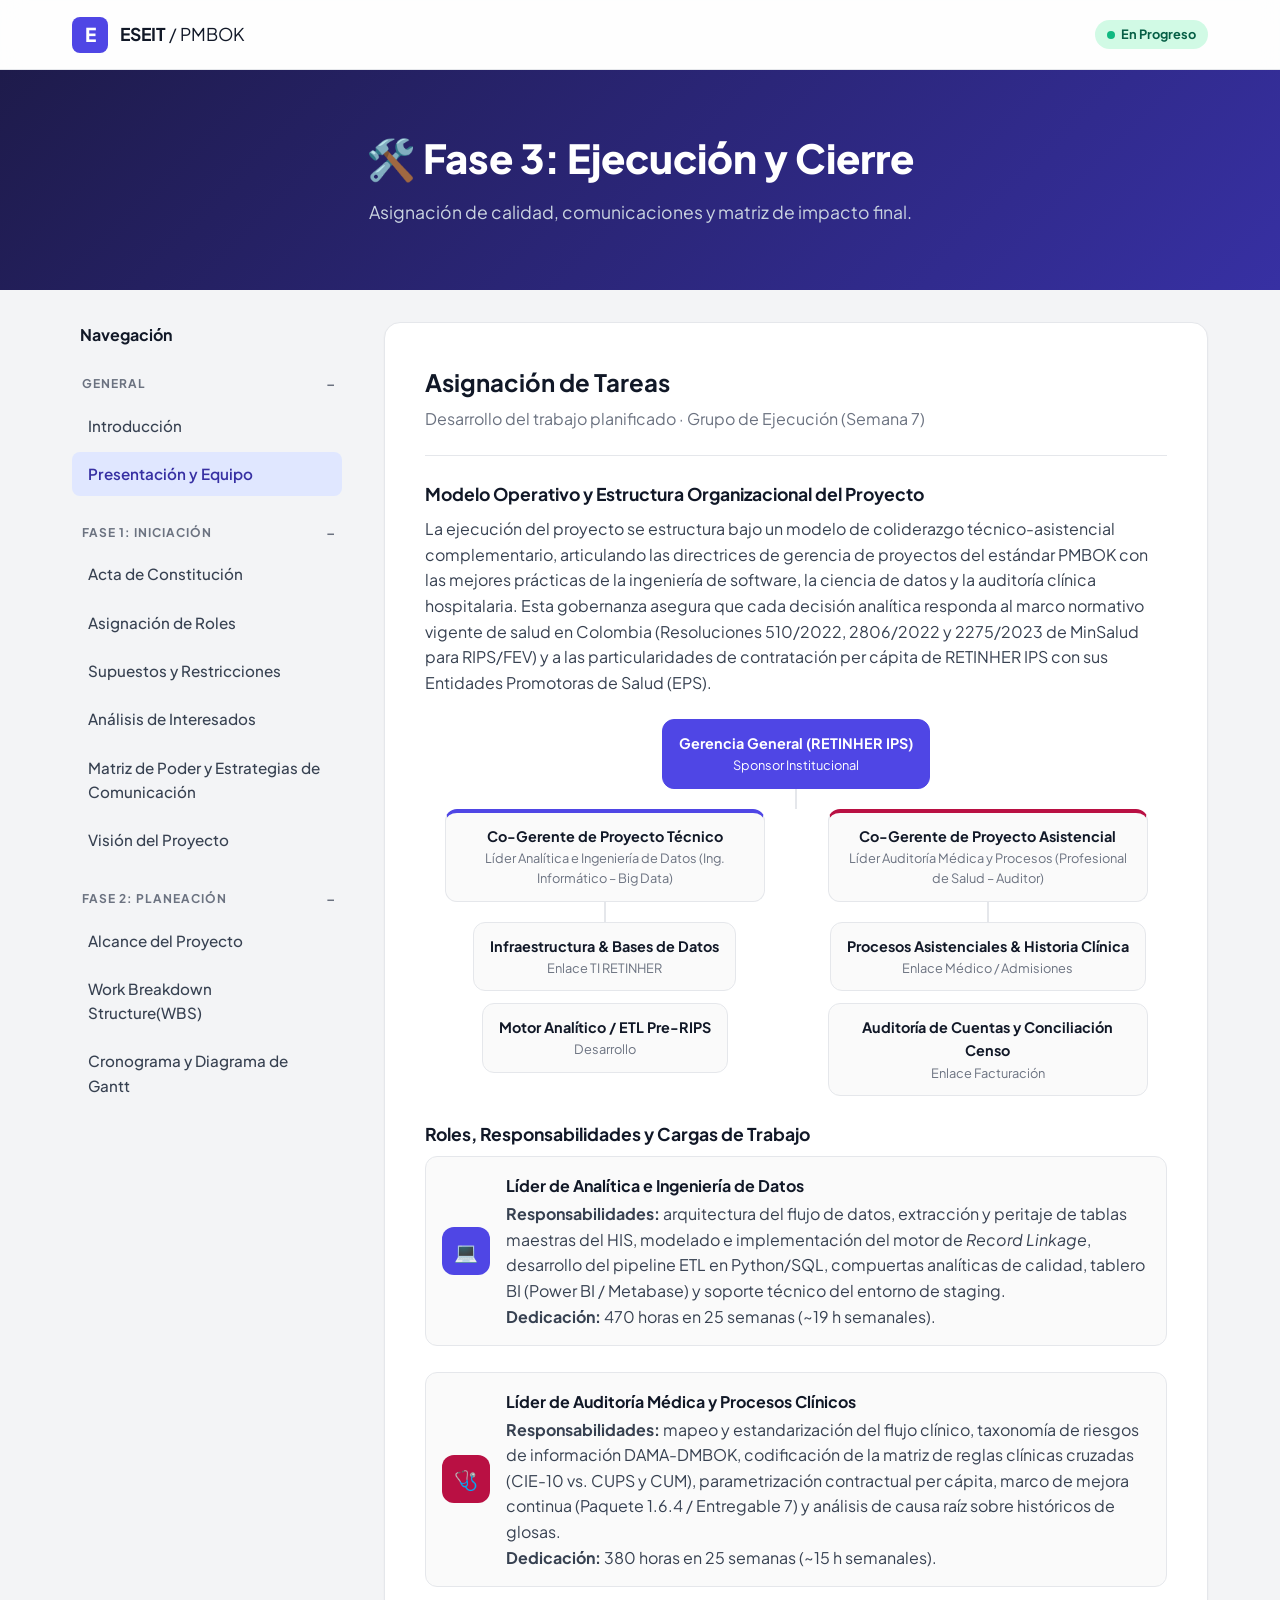
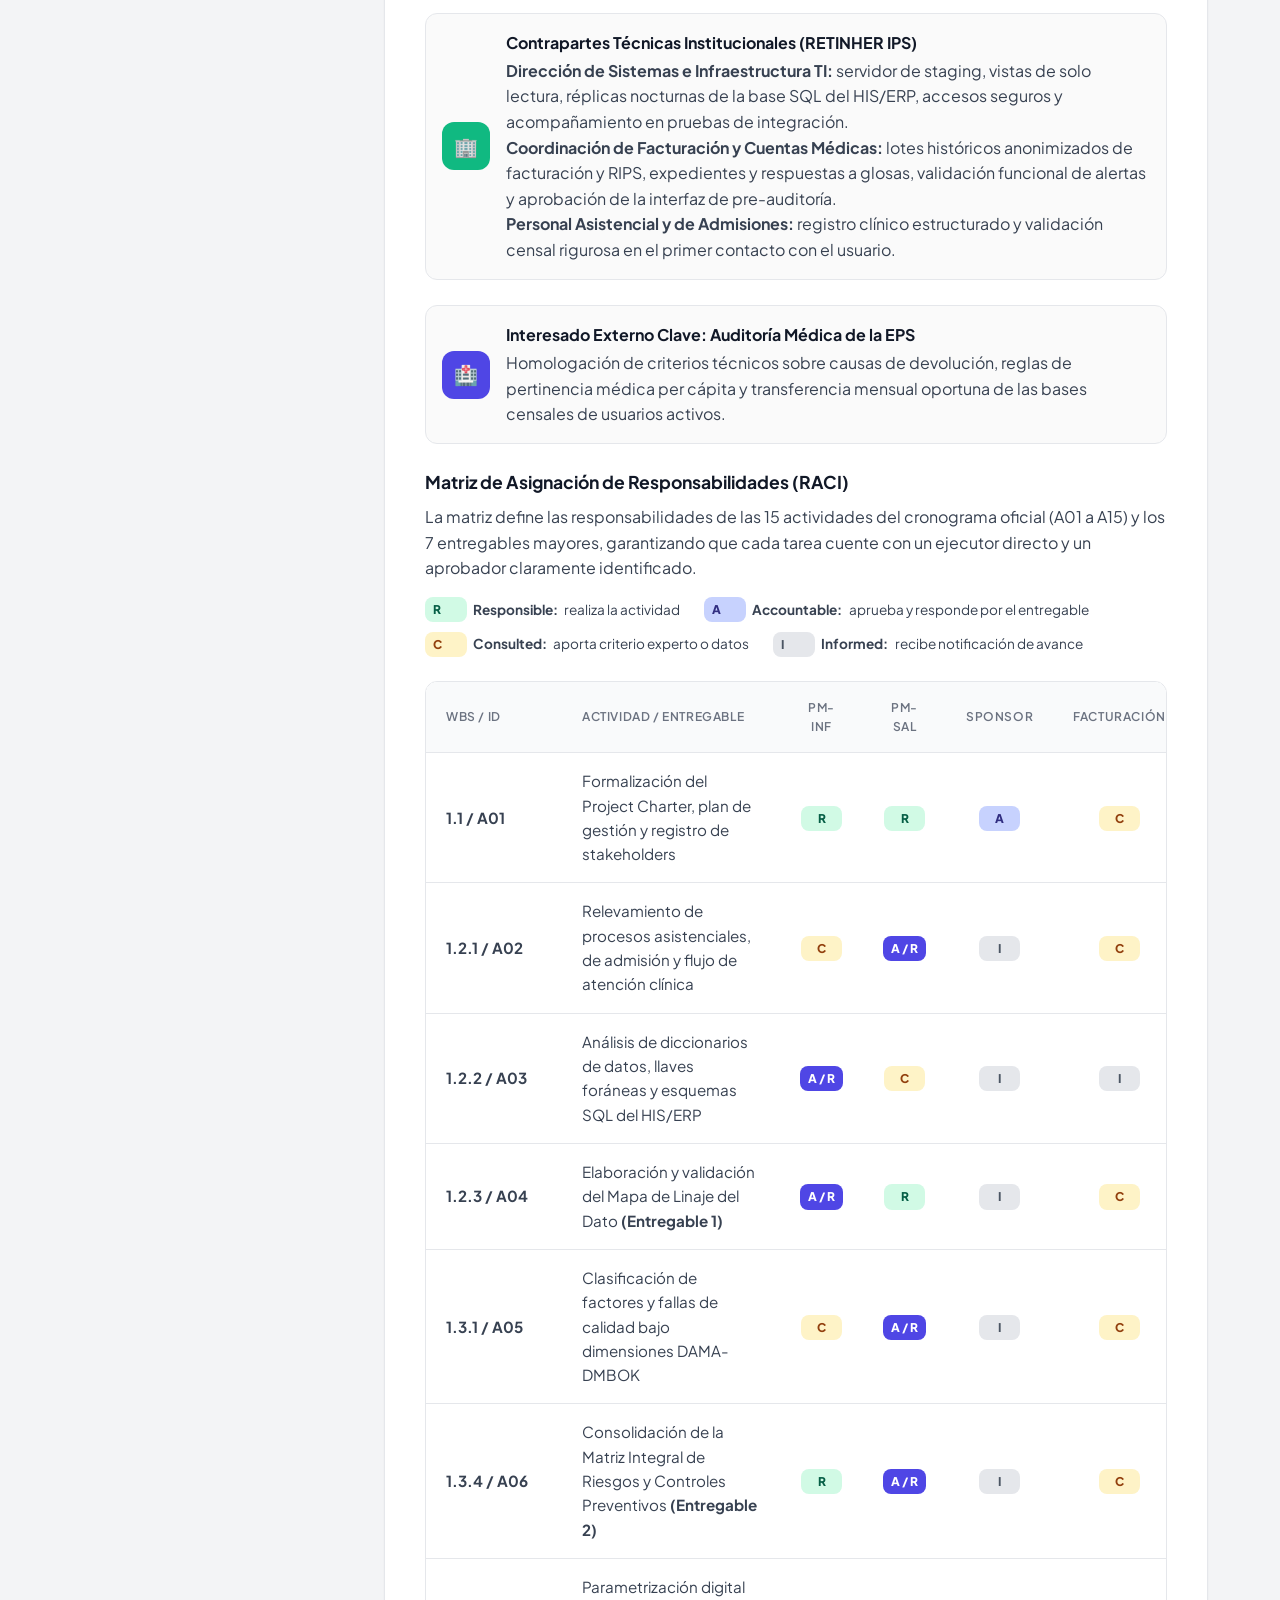
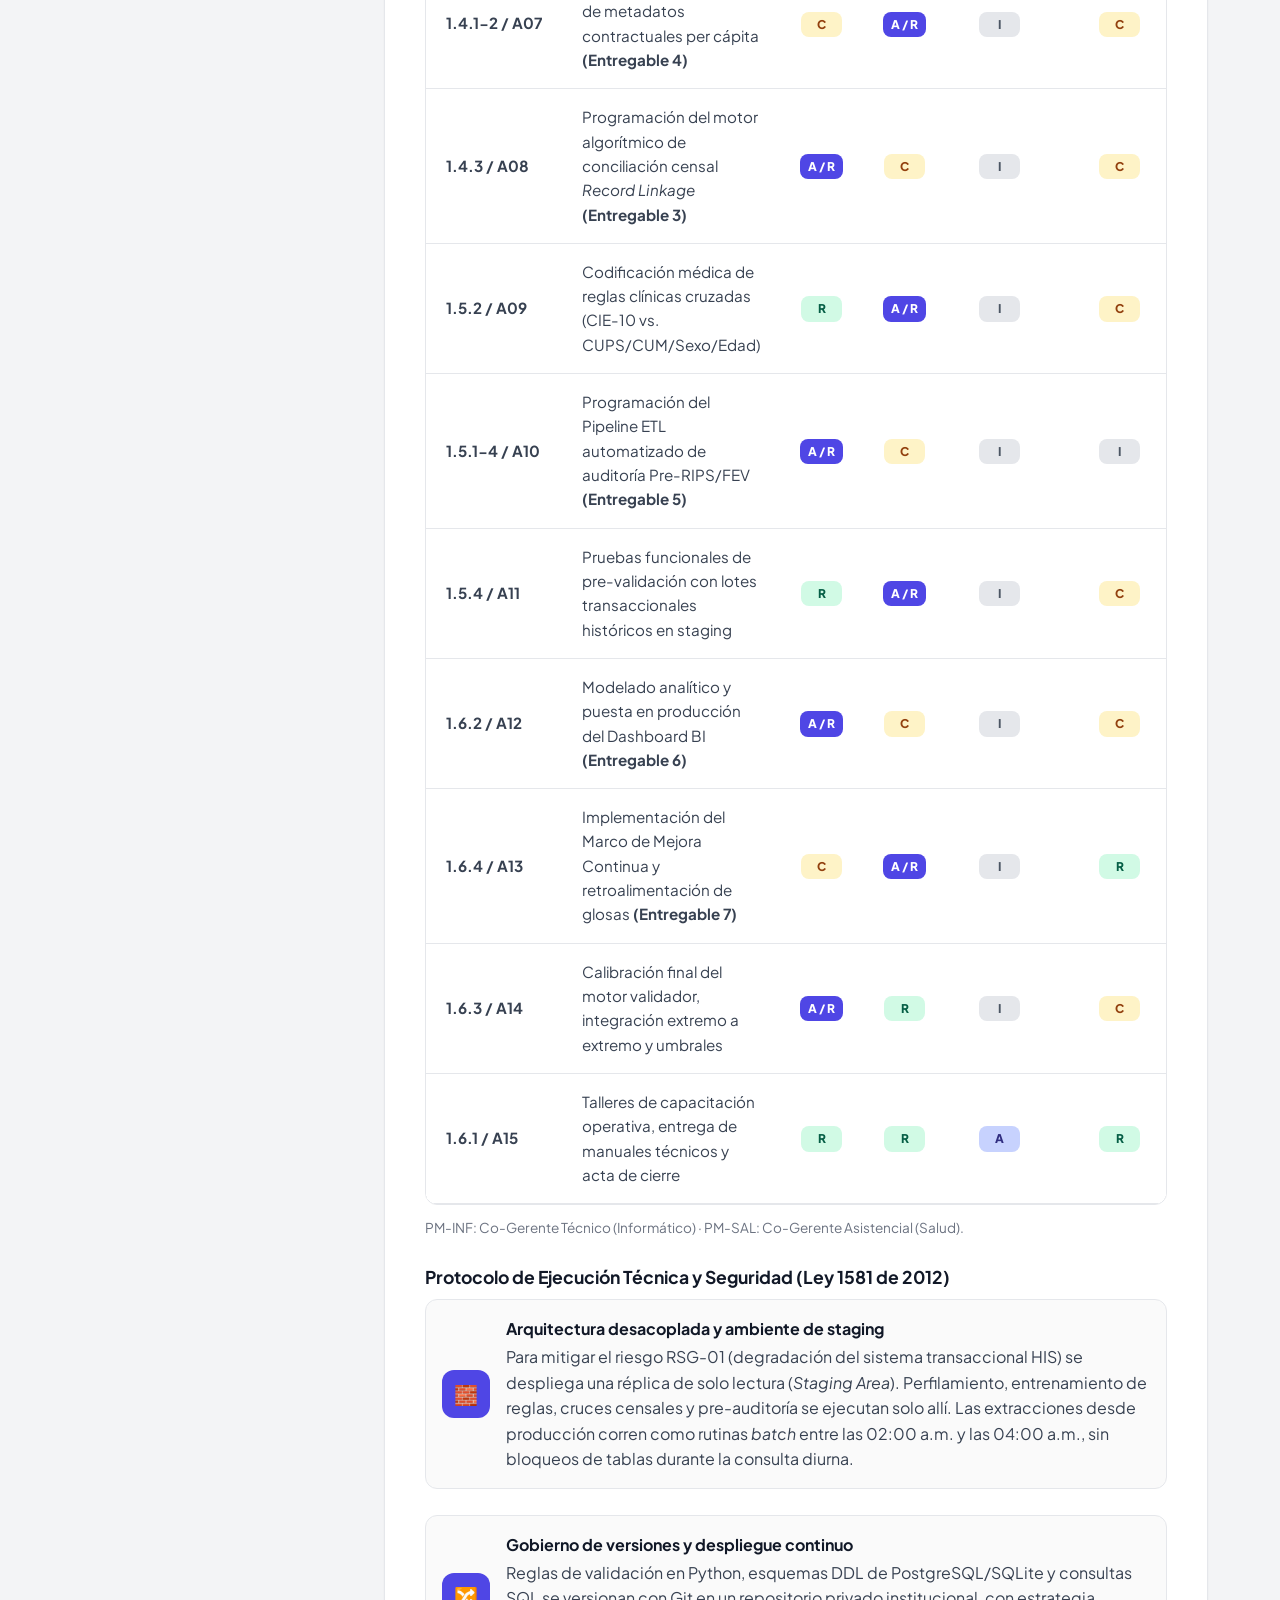
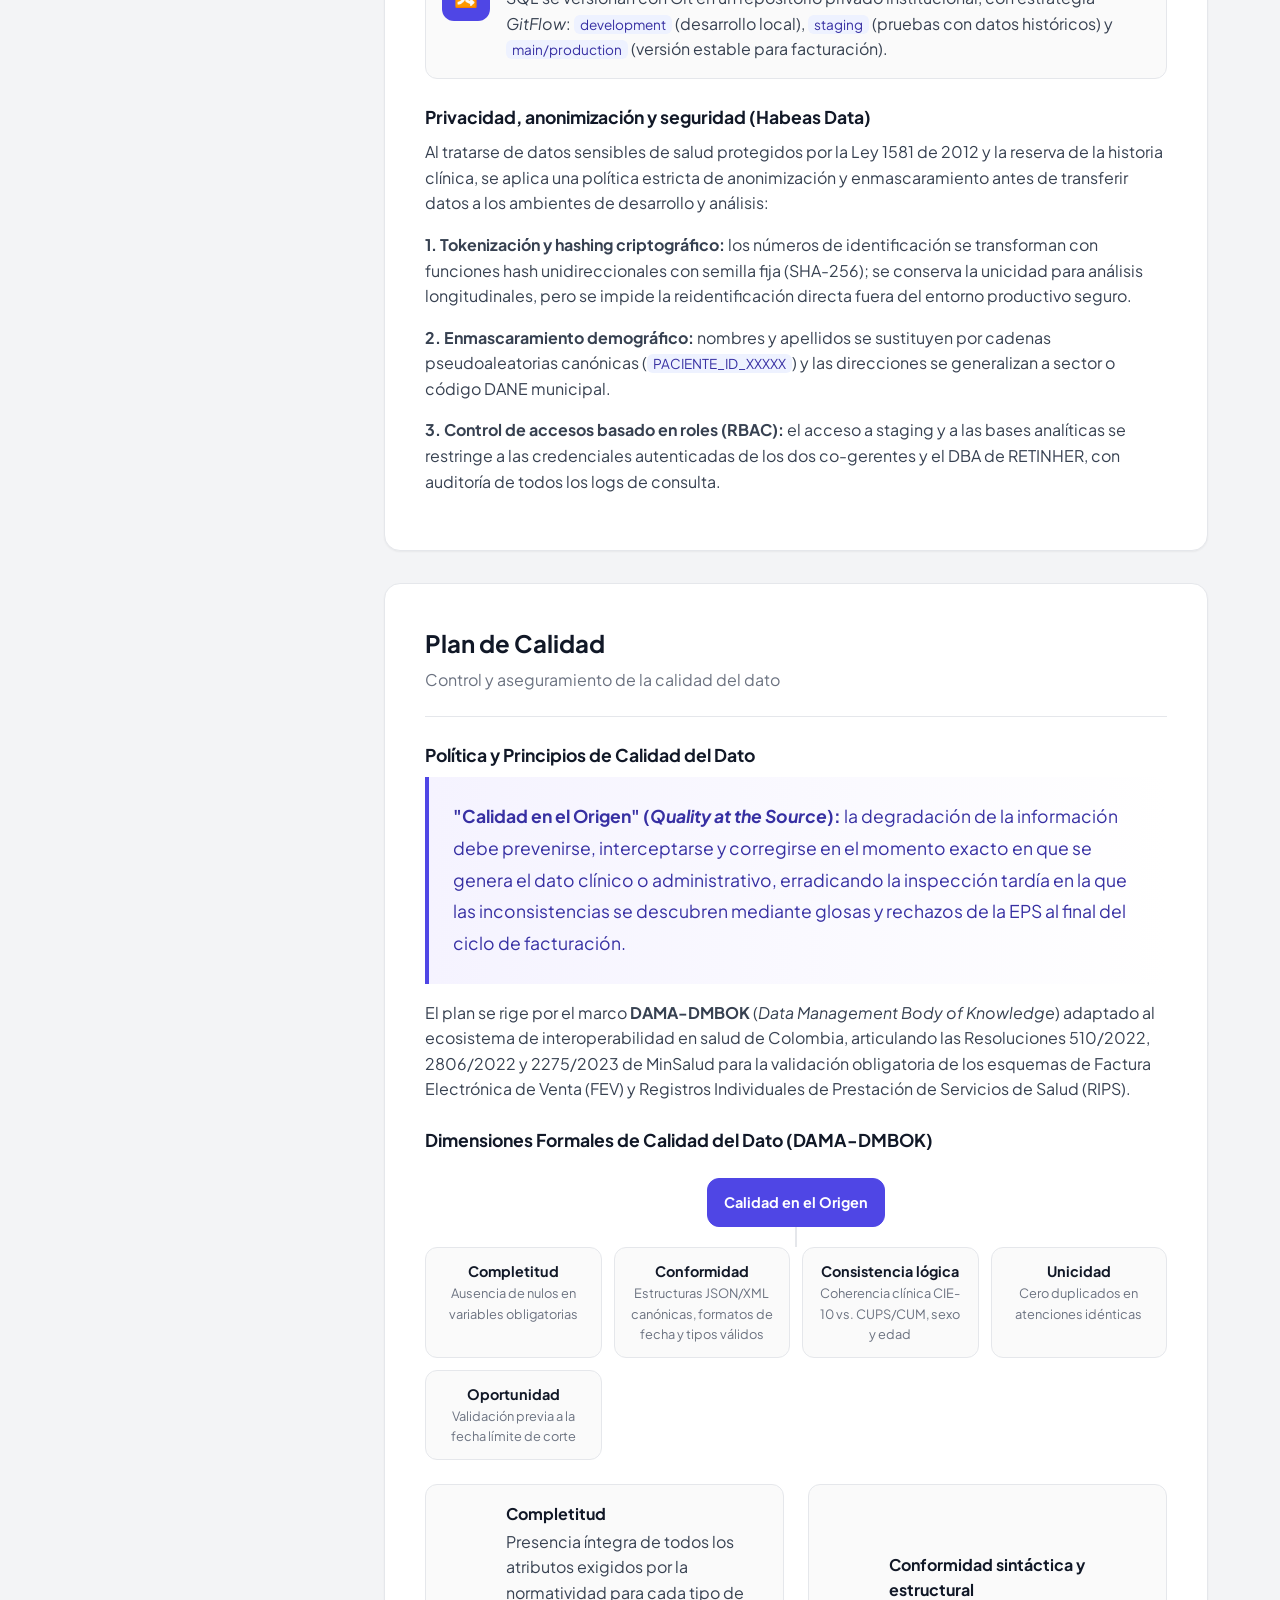
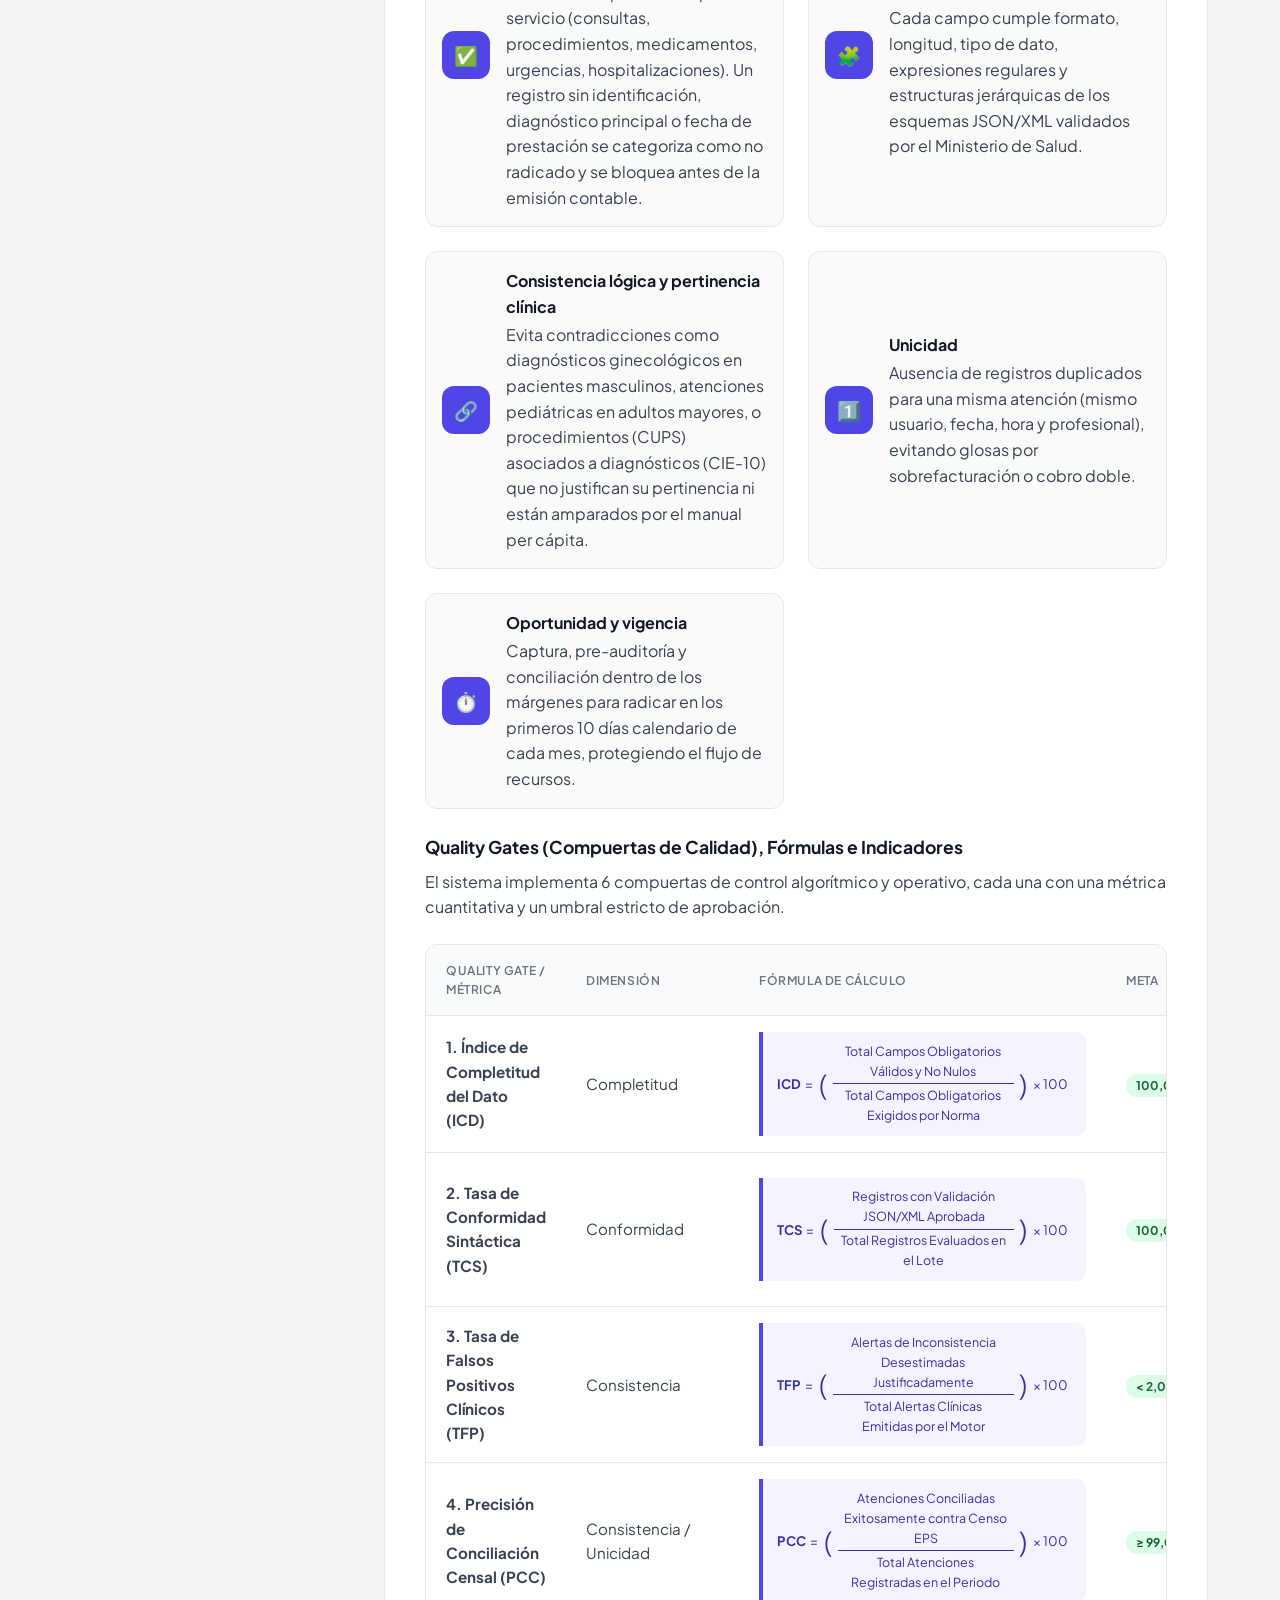
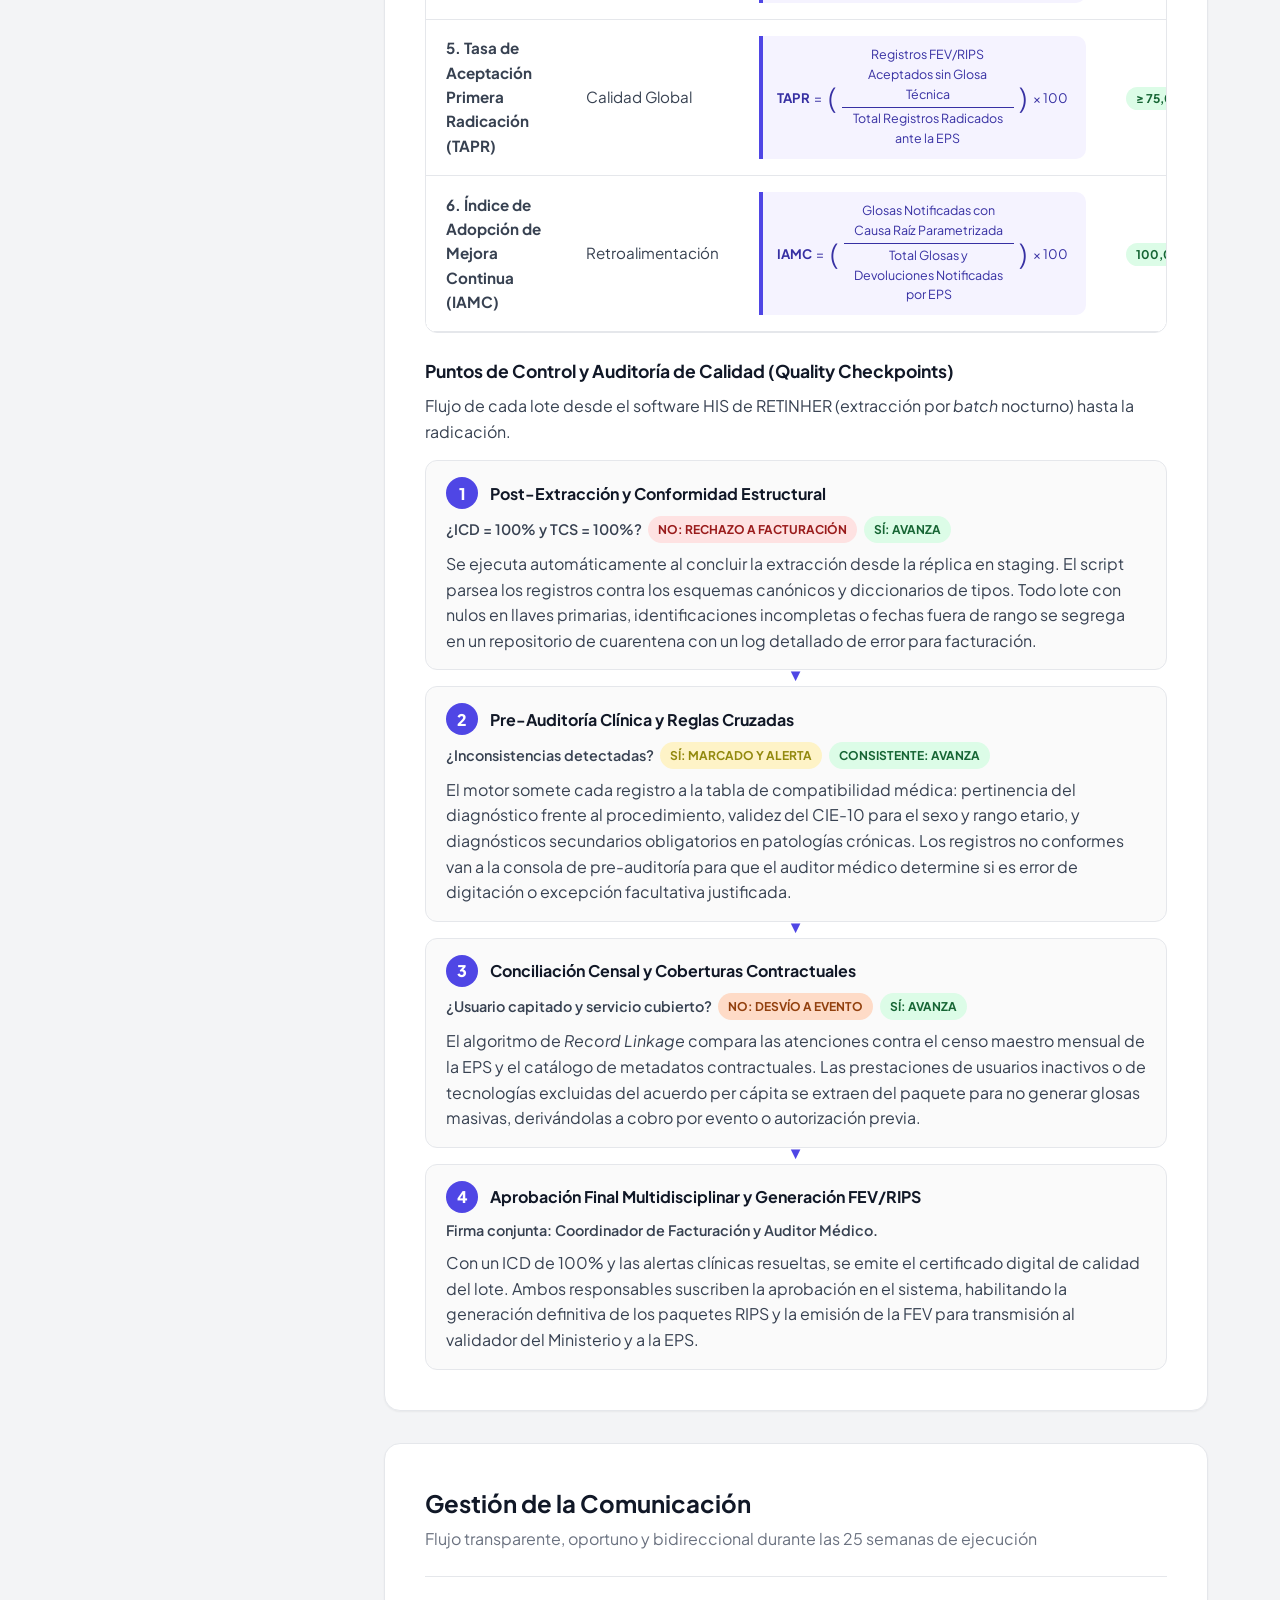
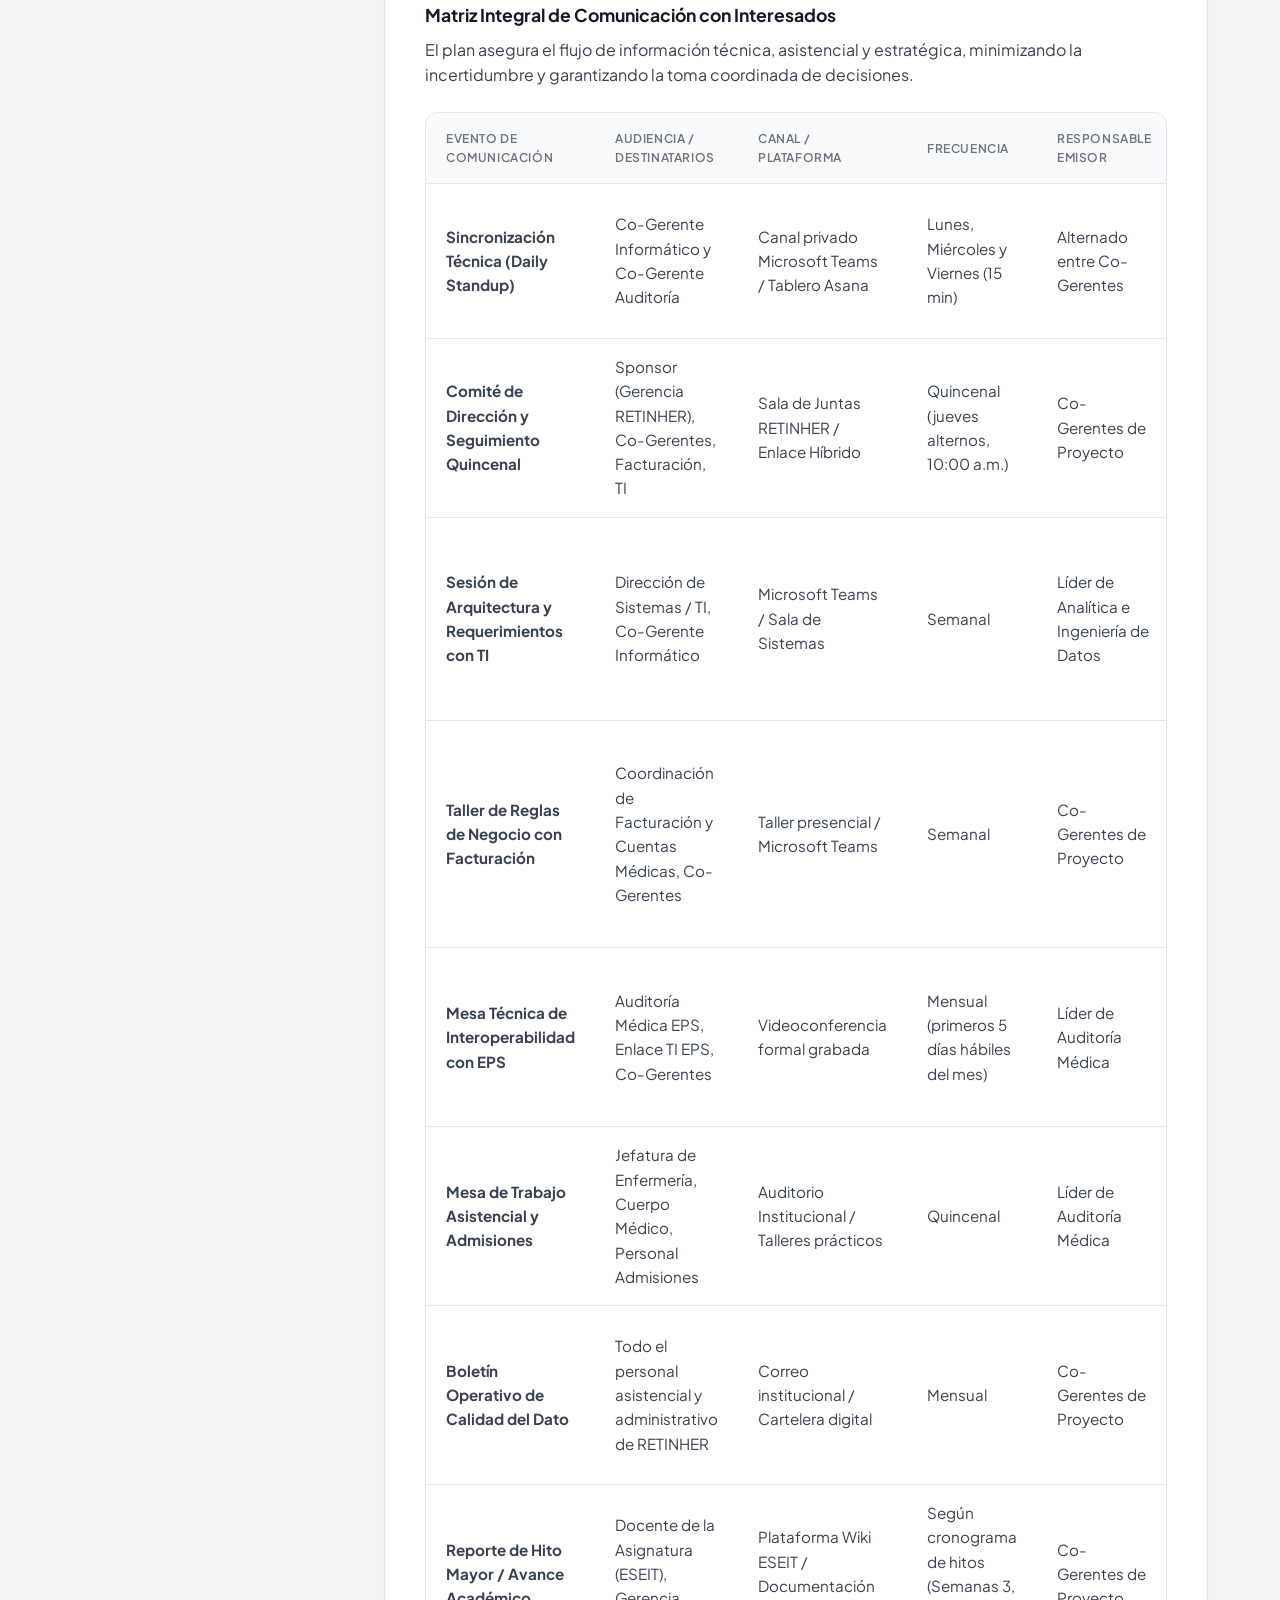
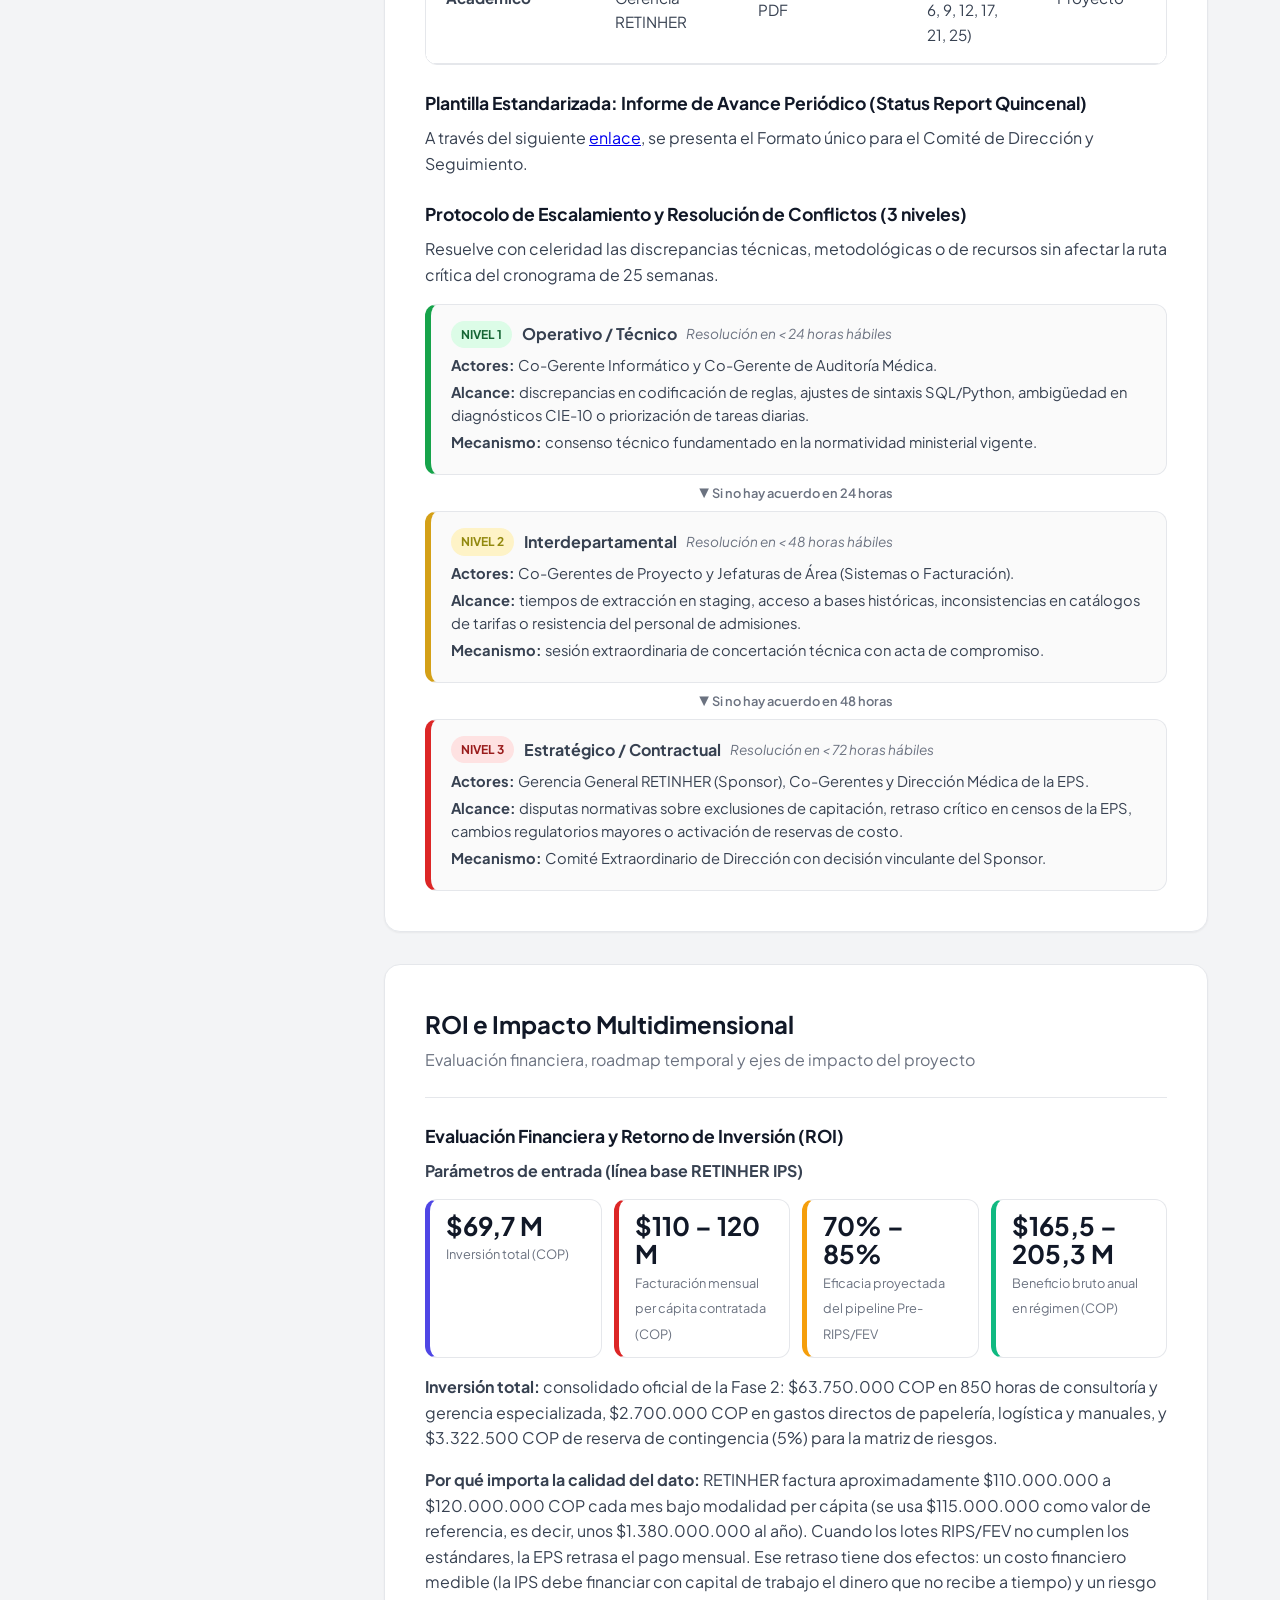
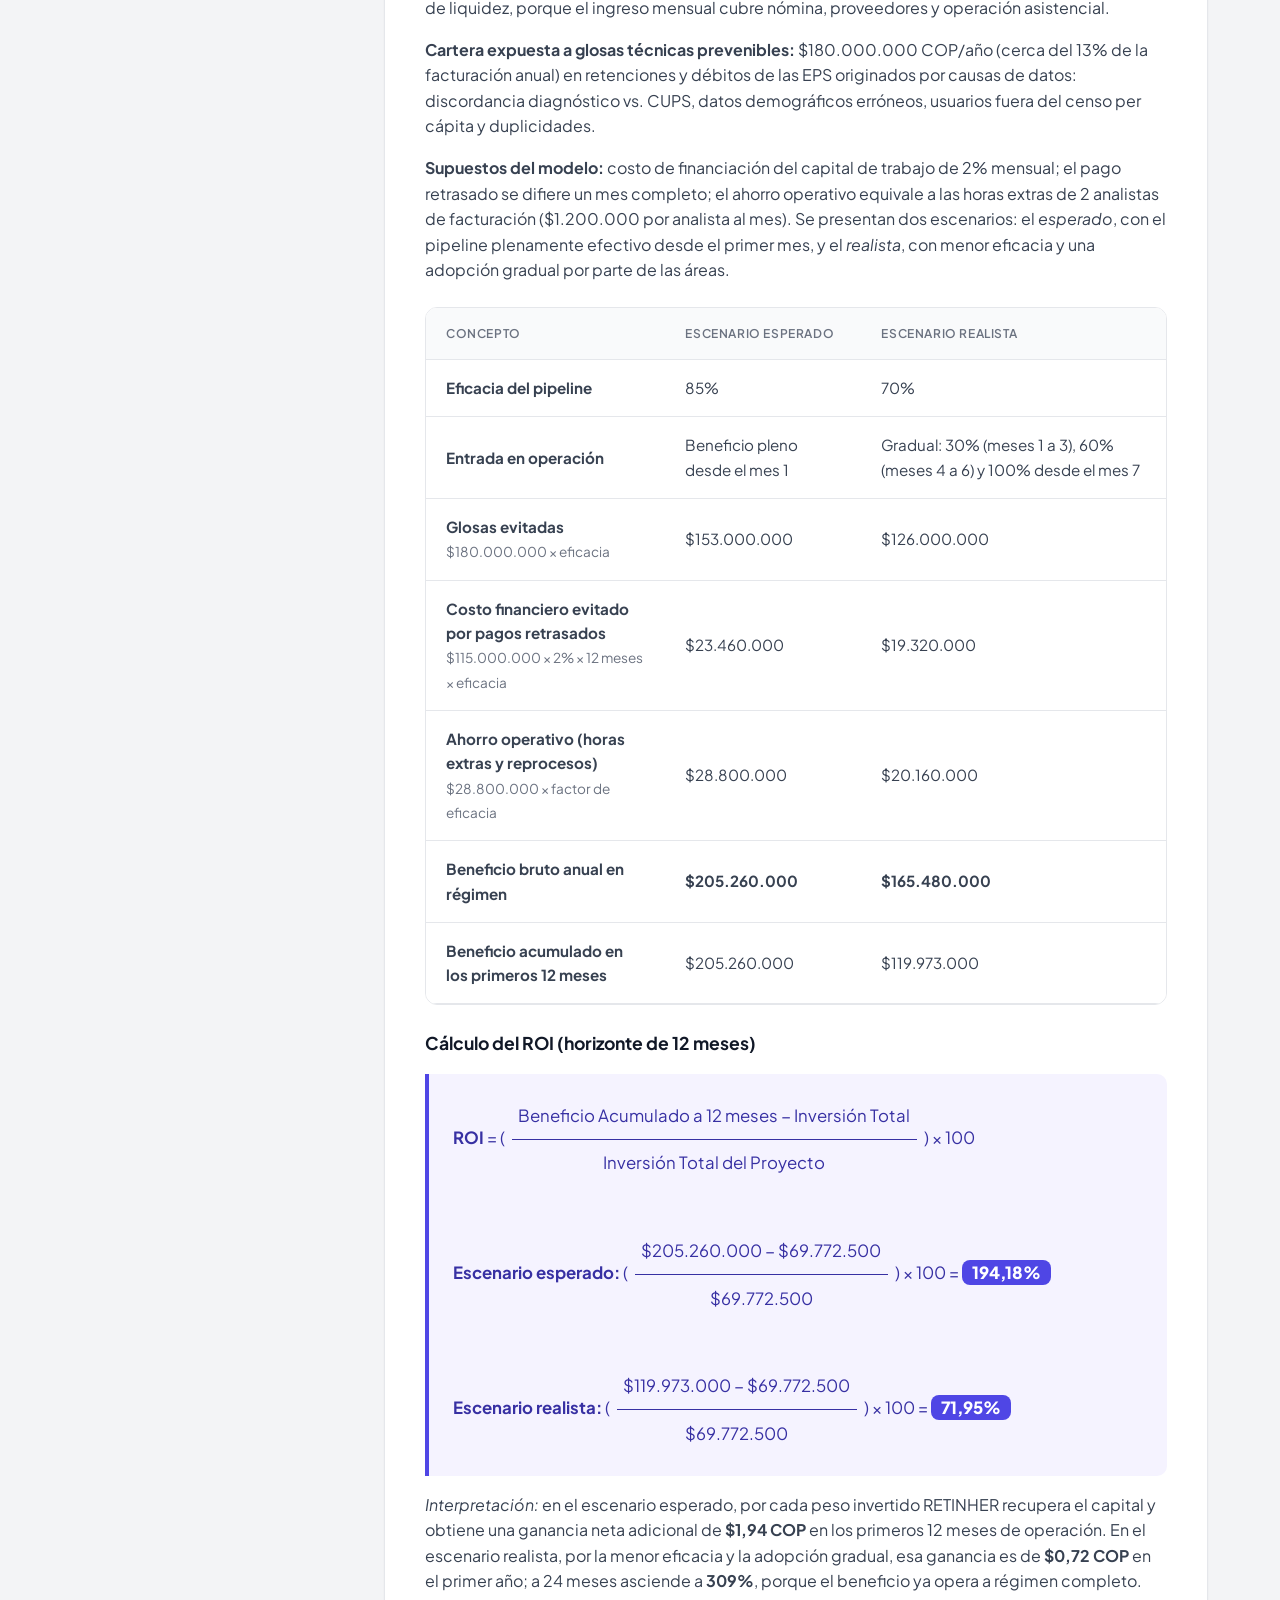
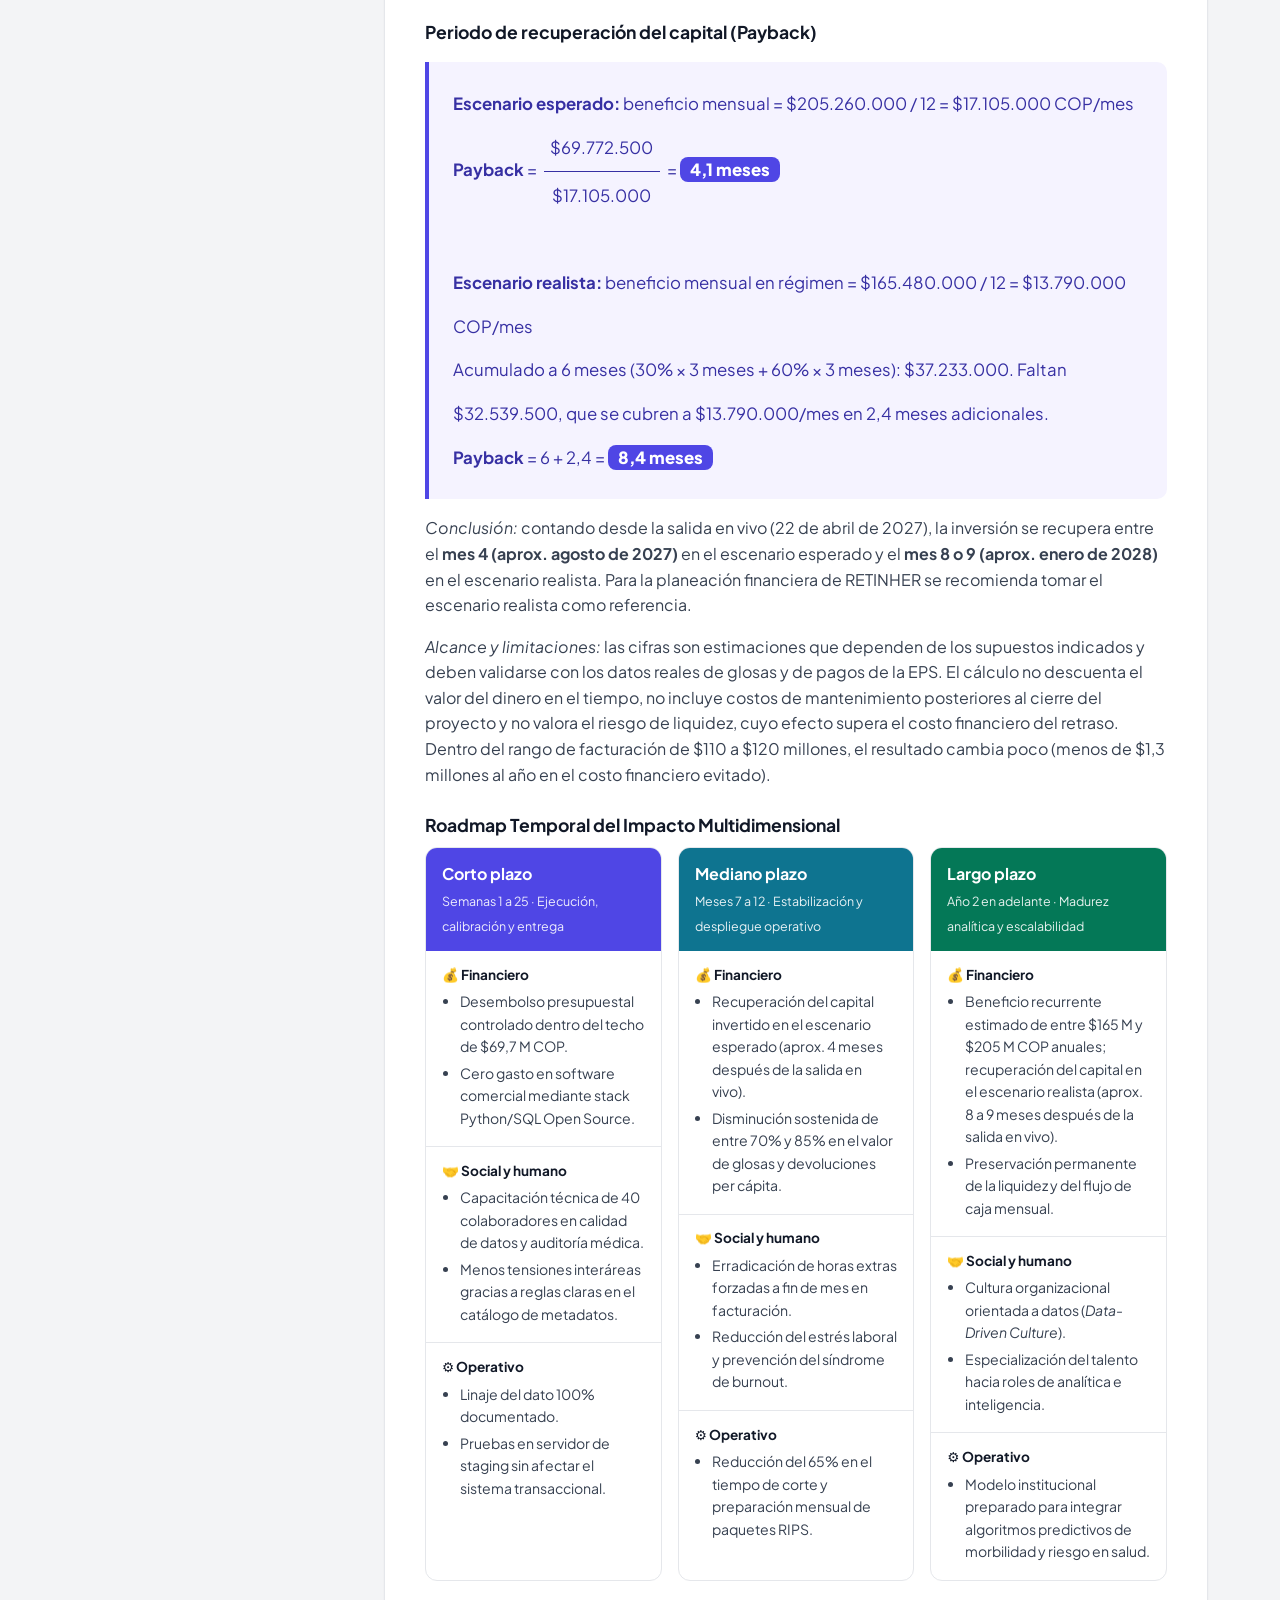
<file: fase3.html>
<!DOCTYPE html>
<html lang="es">

<head>
    <meta charset="UTF-8">
    <meta name="viewport" content="width=device-width, initial-scale=1.0">
    <title>Fase 3: Ejecución | ESEIT - RETINHER</title>
    <link rel="stylesheet" href="styles.css">
    <link href="https://fonts.googleapis.com/css2?family=Plus+Jakarta+Sans:wght@400;500;600;700;800&display=swap"
        rel="stylesheet">
</head>

<body>
    <nav class="glass-nav">
        <div class="nav-content">
            <div class="logo-area">
                <!-- NUEVO: Botón Hamburguesa para Móviles -->
                <button id="mobile-menu-btn" class="hamburger-btn">☰</button>

                <div class="logo-icon">E</div>
                <span class="logo-text">ESEIT <span class="fw-light">/ PMBOK</span></span>
            </div>
            <div class="nav-badges">
                <span class="status-badge pulse">En Progreso</span>
            </div>
        </div>
    </nav>

    <header class="hero-section">
        <div class="hero-content">
            <h1 class="hero-title">🛠️ Fase 3: Ejecución y Cierre</h1>
            <p class="hero-subtitle">Asignación de calidad, comunicaciones y matriz de impacto final.</p>
        </div>
    </header>

    <div class="container layout-grid">
        <!-- MENÚ LATERAL -->
        <aside class="sidebar-menu">
            <div class="menu-sticky-wrapper">
                <h3 class="menu-title">Navegación</h3>
                <nav class="pill-nav">
                    <!-- SECCIÓN GENERAL -->
                    <div class="nav-section">
                        <div class="section-header">
                            <!-- Este enlace te lleva a la página principal -->
                            <a href="index.html" class="section-link">General</a>
                            <!-- Este botón solo abre/cierra -->
                            <button class="toggle-btn"><span class="toggle-icon">-</span></button>
                        </div>
                        <div class="nav-items">
                            <a href="index.html#intro" class="nav-pill">Introducción</a>
                            <a href="index.html#presentacion" class="nav-pill active">Presentación y Equipo</a>
                        </div>
                    </div>

                    <!-- SECCIÓN FASE 1 -->
                    <div class="nav-section">
                        <div class="section-header">
                            <a href="fase1.html" class="section-link">Fase 1: Iniciación</a>
                            <button class="toggle-btn"><span class="toggle-icon">-</span></button>
                        </div>
                        <div class="nav-items">
                            <a href="fase1.html#acta" class="nav-pill">Acta de Constitución</a>
                            <a href="fase1.html#asignacion" class="nav-pill">Asignación de Roles</a>
                            <a href="fase1.html#supuestos" class="nav-pill">Supuestos y Restricciones</a>
                            <a href="fase1.html#interesados" class="nav-pill">Análisis de Interesados</a>
                            <a href="fase1.html#comunicacion" class="nav-pill">Matriz de Poder y Estrategias de
                                Comunicación</a>
                            <a href="fase1.html#vision" class="nav-pill">Visión del Proyecto</a>
                        </div>
                    </div>

                    <!-- SECCIÓN FASE 2 -->
                    <div class="nav-section">
                        <div class="section-header">
                            <a href="fase2.html" class="section-link">Fase 2: Planeación</a>
                            <button class="toggle-btn"><span class="toggle-icon">-</span></button>
                        </div>
                        <div class="nav-items">
                            <a href="fase2.html#alcance" class="nav-pill">Alcance del Proyecto</a>
                            <a href="fase2.html#wbs" class="nav-pill">Work Breakdown Structure(WBS)</a>
                            <a href="fase2.html#cronograma" class="nav-pill">Cronograma y Diagrama de Gantt</a>
                            <a href="fase2.html#presupuesto" class="nav-pill">Presupuestos</a>
                            <a href="fase2.html#matriz-riesgos" class="nav-pill">Gestión de Riesgos</a>
                        </div>
                    </div>

                    <!-- SECCIÓN FASE 3 -->
                    <div class="nav-section">
                        <div class="section-header">
                            <a href="fase3.html" class="section-link">Fase 3: Ejecución</a>
                            <button class="toggle-btn"><span class="toggle-icon">-</span></button>
                        </div>
                        <div class="nav-items">
                            <a href="fase3.html#asignacion" class="nav-pill">Asignación de Tareas</a>
                            <a href="fase3.html#calidad" class="nav-pill">Plan de Calidad</a>
                            <a href="fase3.html#comunicacion" class="nav-pill">Gestión de la Comunicación</a>
                            <a href="fase3.html#roi" class="nav-pill">ROI e Impacto</a>
                        </div>
                    </div>

                    <!-- SECCIÓN EJECUCIÓN PROYECTO -->
                    <div class="nav-section">
                        <div class="section-header">
                            <a href="ejecucion.html" class="section-link">Ejecución Proyecto</a>
                            <button class="toggle-btn"><span class="toggle-icon">-</span></button>
                        </div>
                        <div class="nav-items">
                            <a href="ejecucion.html#semana1" class="nav-pill">Semana 1</a>
                            <a href="ejecucion.html#semana2" class="nav-pill">Semana 2</a>
                            <a href="ejecucion.html#semana3" class="nav-pill">Semana 3</a>
                            <a href="ejecucion.html#semana4" class="nav-pill">Semana 4</a>
                            <a href="ejecucion.html#semana5" class="nav-pill">Semana 5</a>
                            <a href="ejecucion.html#semana6" class="nav-pill">Semana 6</a>
                            <a href="ejecucion.html#semana7" class="nav-pill">Semana 7</a>
                        </div>
                    </div>
                </nav>
            </div>
        </aside>

        <!-- CONTENIDO -->
        <main class="content-area">
            <!-- ===================== 1. ASIGNACIÓN DE TAREAS ===================== -->
            <section id="asignacion" class="content-card">
                <div class="card-header">
                    <h2>Asignación de Tareas</h2>
                    <p class="text-muted">Desarrollo del trabajo planificado · Grupo de Ejecución (Semana 7)</p>
                </div>

                <div class="text-content">
                    <h3>Modelo Operativo y Estructura Organizacional del Proyecto</h3>
                    <p>
                        La ejecución del proyecto se estructura bajo un modelo de coliderazgo técnico-asistencial
                        complementario, articulando las directrices de gerencia de proyectos del estándar PMBOK con las
                        mejores prácticas de la ingeniería de software, la ciencia de datos y la auditoría clínica
                        hospitalaria. Esta gobernanza asegura que cada decisión analítica responda al marco normativo
                        vigente de salud en Colombia (Resoluciones 510/2022, 2806/2022 y 2275/2023 de MinSalud para
                        RIPS/FEV) y a las particularidades de contratación per cápita de RETINHER IPS con sus
                        Entidades Promotoras de Salud (EPS).
                    </p>
                </div>

                <div class="orgchart" role="img"
                    aria-label="Organigrama del proyecto: Gerencia General, dos co-gerentes y sus frentes de trabajo">
                    <div class="org-node org-top"><b>Gerencia General (RETINHER IPS)</b><span>Sponsor
                            Institucional</span></div>
                    <div class="org-line"></div>
                    <div class="org-row">
                        <div class="org-col">
                            <div class="org-node org-tec"><b>Co-Gerente de Proyecto Técnico</b><span>Líder Analítica e
                                    Ingeniería de Datos (Ing. Informático – Big Data)</span></div>
                            <div class="org-line"></div>
                            <div class="org-row org-row-sm">
                                <div class="org-node org-leaf"><b>Infraestructura &amp; Bases de Datos</b><span>Enlace
                                        TI RETINHER</span></div>
                                <div class="org-node org-leaf"><b>Motor Analítico / ETL
                                        Pre-RIPS</b><span>Desarrollo</span></div>
                            </div>
                        </div>
                        <div class="org-col">
                            <div class="org-node org-sal"><b>Co-Gerente de Proyecto Asistencial</b><span>Líder Auditoría
                                    Médica y Procesos (Profesional de Salud – Auditor)</span></div>
                            <div class="org-line"></div>
                            <div class="org-row org-row-sm">
                                <div class="org-node org-leaf"><b>Procesos Asistenciales &amp; Historia
                                        Clínica</b><span>Enlace Médico / Admisiones</span></div>
                                <div class="org-node org-leaf"><b>Auditoría de Cuentas y Conciliación
                                        Censo</b><span>Enlace Facturación</span></div>
                            </div>
                        </div>
                    </div>
                </div>

                <div class="text-content">
                    <h3>Roles, Responsabilidades y Cargas de Trabajo</h3>
                </div>
                <div class="team-grid">
                    <div class="team-member">
                        <div class="member-avatar avatar-indigo">💻</div>
                        <div class="member-details">
                            <h4>Líder de Analítica e Ingeniería de Datos</h4>
                            <p><strong>Responsabilidades:</strong> arquitectura del flujo de datos, extracción y
                                peritaje de tablas maestras del HIS, modelado e implementación del motor de <em>Record
                                    Linkage</em>, desarrollo del pipeline ETL en Python/SQL, compuertas analíticas de
                                calidad, tablero BI (Power BI / Metabase) y soporte técnico del entorno de
                                staging.<br><strong>Dedicación:</strong> 470 horas en 25 semanas (~19 h semanales).</p>
                        </div>
                    </div>
                </div>
                <br>
                <div class="team-grid">
                    <div class="team-member">
                        <div class="member-avatar avatar-red">🩺</div>
                        <div class="member-details">
                            <h4>Líder de Auditoría Médica y Procesos Clínicos</h4>
                            <p><strong>Responsabilidades:</strong> mapeo y estandarización del flujo clínico, taxonomía
                                de riesgos de información DAMA-DMBOK, codificación de la matriz de reglas clínicas
                                cruzadas (CIE-10 vs. CUPS y CUM), parametrización contractual per cápita, marco de
                                mejora continua (Paquete 1.6.4 / Entregable 7) y análisis de causa raíz sobre históricos
                                de glosas.<br><strong>Dedicación:</strong> 380 horas en 25 semanas (~15 h semanales).
                            </p>
                        </div>
                    </div>
                </div>
                <br>
                <div class="team-grid">
                    <div class="team-member">
                        <div class="member-avatar avatar-emerald">🏢</div>
                        <div class="member-details">
                            <h4>Contrapartes Técnicas Institucionales (RETINHER IPS)</h4>
                            <p><strong>Dirección de Sistemas e Infraestructura TI:</strong> servidor de staging, vistas
                                de solo lectura, réplicas nocturnas de la base SQL del HIS/ERP, accesos seguros y
                                acompañamiento en pruebas de integración.<br><strong>Coordinación de Facturación y
                                    Cuentas Médicas:</strong> lotes históricos anonimizados de facturación y RIPS,
                                expedientes y respuestas a glosas, validación funcional de alertas y aprobación de la
                                interfaz de pre-auditoría.<br><strong>Personal Asistencial y de Admisiones:</strong>
                                registro clínico estructurado y validación censal rigurosa en el primer contacto con el
                                usuario.</p>
                        </div>
                    </div>
                </div>
                <br>
                <div class="team-grid">
                    <div class="team-member">
                        <div class="member-avatar avatar-indigo">🏥</div>
                        <div class="member-details">
                            <h4>Interesado Externo Clave: Auditoría Médica de la EPS</h4>
                            <p>Homologación de criterios técnicos sobre causas de devolución, reglas de pertinencia
                                médica per cápita y transferencia mensual oportuna de las bases censales de usuarios
                                activos.</p>
                        </div>
                    </div>
                </div>

                <div class="text-content">
                    <h3 class="gantt-subtitle">Matriz de Asignación de Responsabilidades (RACI)</h3>
                    <p>
                        La matriz define las responsabilidades de las 15 actividades del cronograma oficial (A01 a A15)
                        y los 7 entregables mayores, garantizando que cada tarea cuente con un ejecutor directo y un
                        aprobador claramente identificado.
                    </p>
                </div>
                <div class="raci-legend">
                    <span><span class="raci raci-r">R</span> <b>Responsible:</b> realiza la actividad</span>
                    <span><span class="raci raci-a">A</span> <b>Accountable:</b> aprueba y responde por el
                        entregable</span>
                    <span><span class="raci raci-c">C</span> <b>Consulted:</b> aporta criterio experto o datos</span>
                    <span><span class="raci raci-i">I</span> <b>Informed:</b> recibe notificación de avance</span>
                </div>
                <div class="table-container">
                    <table class="modern-table raci-table">
                        <thead>
                            <tr>
                                <th>WBS / ID</th>
                                <th>Actividad / Entregable</th>
                                <th>PM-INF</th>
                                <th>PM-SAL</th>
                                <th>Sponsor</th>
                                <th>Facturación</th>
                                <th>TI / BD</th>
                                <th>Auditoría EPS</th>
                            </tr>
                        </thead>
                        <tbody>
                            <tr>
                                <td><strong>1.1 / A01</strong></td>
                                <td>Formalización del Project Charter, plan de gestión y registro de stakeholders</td>
                                <td class="raci-cell"><span class="raci raci-r">R</span></td>
                                <td class="raci-cell"><span class="raci raci-r">R</span></td>
                                <td class="raci-cell"><span class="raci raci-a">A</span></td>
                                <td class="raci-cell"><span class="raci raci-c">C</span></td>
                                <td class="raci-cell"><span class="raci raci-i">I</span></td>
                                <td class="raci-cell"><span class="raci raci-i">I</span></td>
                            </tr>
                            <tr>
                                <td><strong>1.2.1 / A02</strong></td>
                                <td>Relevamiento de procesos asistenciales, de admisión y flujo de atención clínica</td>
                                <td class="raci-cell"><span class="raci raci-c">C</span></td>
                                <td class="raci-cell"><span class="raci raci-ar">A / R</span></td>
                                <td class="raci-cell"><span class="raci raci-i">I</span></td>
                                <td class="raci-cell"><span class="raci raci-c">C</span></td>
                                <td class="raci-cell"><span class="raci raci-i">I</span></td>
                                <td class="raci-cell"><span class="raci raci-i">I</span></td>
                            </tr>
                            <tr>
                                <td><strong>1.2.2 / A03</strong></td>
                                <td>Análisis de diccionarios de datos, llaves foráneas y esquemas SQL del HIS/ERP</td>
                                <td class="raci-cell"><span class="raci raci-ar">A / R</span></td>
                                <td class="raci-cell"><span class="raci raci-c">C</span></td>
                                <td class="raci-cell"><span class="raci raci-i">I</span></td>
                                <td class="raci-cell"><span class="raci raci-i">I</span></td>
                                <td class="raci-cell"><span class="raci raci-c">C</span></td>
                                <td class="raci-cell"><span class="raci raci-i">I</span></td>
                            </tr>
                            <tr>
                                <td><strong>1.2.3 / A04</strong></td>
                                <td>Elaboración y validación del Mapa de Linaje del Dato <strong>(Entregable 1)</strong>
                                </td>
                                <td class="raci-cell"><span class="raci raci-ar">A / R</span></td>
                                <td class="raci-cell"><span class="raci raci-r">R</span></td>
                                <td class="raci-cell"><span class="raci raci-i">I</span></td>
                                <td class="raci-cell"><span class="raci raci-c">C</span></td>
                                <td class="raci-cell"><span class="raci raci-c">C</span></td>
                                <td class="raci-cell"><span class="raci raci-i">I</span></td>
                            </tr>
                            <tr>
                                <td><strong>1.3.1 / A05</strong></td>
                                <td>Clasificación de factores y fallas de calidad bajo dimensiones DAMA-DMBOK</td>
                                <td class="raci-cell"><span class="raci raci-c">C</span></td>
                                <td class="raci-cell"><span class="raci raci-ar">A / R</span></td>
                                <td class="raci-cell"><span class="raci raci-i">I</span></td>
                                <td class="raci-cell"><span class="raci raci-c">C</span></td>
                                <td class="raci-cell"><span class="raci raci-i">I</span></td>
                                <td class="raci-cell"><span class="raci raci-i">I</span></td>
                            </tr>
                            <tr>
                                <td><strong>1.3.4 / A06</strong></td>
                                <td>Consolidación de la Matriz Integral de Riesgos y Controles Preventivos
                                    <strong>(Entregable 2)</strong></td>
                                <td class="raci-cell"><span class="raci raci-r">R</span></td>
                                <td class="raci-cell"><span class="raci raci-ar">A / R</span></td>
                                <td class="raci-cell"><span class="raci raci-i">I</span></td>
                                <td class="raci-cell"><span class="raci raci-c">C</span></td>
                                <td class="raci-cell"><span class="raci raci-c">C</span></td>
                                <td class="raci-cell"><span class="raci raci-i">I</span></td>
                            </tr>
                            <tr>
                                <td><strong>1.4.1-2 / A07</strong></td>
                                <td>Parametrización digital de metadatos contractuales per cápita <strong>(Entregable
                                        4)</strong></td>
                                <td class="raci-cell"><span class="raci raci-c">C</span></td>
                                <td class="raci-cell"><span class="raci raci-ar">A / R</span></td>
                                <td class="raci-cell"><span class="raci raci-i">I</span></td>
                                <td class="raci-cell"><span class="raci raci-c">C</span></td>
                                <td class="raci-cell"><span class="raci raci-i">I</span></td>
                                <td class="raci-cell"><span class="raci raci-c">C</span></td>
                            </tr>
                            <tr>
                                <td><strong>1.4.3 / A08</strong></td>
                                <td>Programación del motor algorítmico de conciliación censal <em>Record Linkage</em>
                                    <strong>(Entregable 3)</strong></td>
                                <td class="raci-cell"><span class="raci raci-ar">A / R</span></td>
                                <td class="raci-cell"><span class="raci raci-c">C</span></td>
                                <td class="raci-cell"><span class="raci raci-i">I</span></td>
                                <td class="raci-cell"><span class="raci raci-c">C</span></td>
                                <td class="raci-cell"><span class="raci raci-c">C</span></td>
                                <td class="raci-cell"><span class="raci raci-i">I</span></td>
                            </tr>
                            <tr>
                                <td><strong>1.5.2 / A09</strong></td>
                                <td>Codificación médica de reglas clínicas cruzadas (CIE-10 vs. CUPS/CUM/Sexo/Edad)</td>
                                <td class="raci-cell"><span class="raci raci-r">R</span></td>
                                <td class="raci-cell"><span class="raci raci-ar">A / R</span></td>
                                <td class="raci-cell"><span class="raci raci-i">I</span></td>
                                <td class="raci-cell"><span class="raci raci-c">C</span></td>
                                <td class="raci-cell"><span class="raci raci-i">I</span></td>
                                <td class="raci-cell"><span class="raci raci-c">C</span></td>
                            </tr>
                            <tr>
                                <td><strong>1.5.1-4 / A10</strong></td>
                                <td>Programación del Pipeline ETL automatizado de auditoría Pre-RIPS/FEV
                                    <strong>(Entregable 5)</strong></td>
                                <td class="raci-cell"><span class="raci raci-ar">A / R</span></td>
                                <td class="raci-cell"><span class="raci raci-c">C</span></td>
                                <td class="raci-cell"><span class="raci raci-i">I</span></td>
                                <td class="raci-cell"><span class="raci raci-i">I</span></td>
                                <td class="raci-cell"><span class="raci raci-c">C</span></td>
                                <td class="raci-cell"><span class="raci raci-i">I</span></td>
                            </tr>
                            <tr>
                                <td><strong>1.5.4 / A11</strong></td>
                                <td>Pruebas funcionales de pre-validación con lotes transaccionales históricos en
                                    staging</td>
                                <td class="raci-cell"><span class="raci raci-r">R</span></td>
                                <td class="raci-cell"><span class="raci raci-ar">A / R</span></td>
                                <td class="raci-cell"><span class="raci raci-i">I</span></td>
                                <td class="raci-cell"><span class="raci raci-c">C</span></td>
                                <td class="raci-cell"><span class="raci raci-i">I</span></td>
                                <td class="raci-cell"><span class="raci raci-i">I</span></td>
                            </tr>
                            <tr>
                                <td><strong>1.6.2 / A12</strong></td>
                                <td>Modelado analítico y puesta en producción del Dashboard BI <strong>(Entregable
                                        6)</strong></td>
                                <td class="raci-cell"><span class="raci raci-ar">A / R</span></td>
                                <td class="raci-cell"><span class="raci raci-c">C</span></td>
                                <td class="raci-cell"><span class="raci raci-i">I</span></td>
                                <td class="raci-cell"><span class="raci raci-c">C</span></td>
                                <td class="raci-cell"><span class="raci raci-c">C</span></td>
                                <td class="raci-cell"><span class="raci raci-i">I</span></td>
                            </tr>
                            <tr>
                                <td><strong>1.6.4 / A13</strong></td>
                                <td>Implementación del Marco de Mejora Continua y retroalimentación de glosas
                                    <strong>(Entregable 7)</strong></td>
                                <td class="raci-cell"><span class="raci raci-c">C</span></td>
                                <td class="raci-cell"><span class="raci raci-ar">A / R</span></td>
                                <td class="raci-cell"><span class="raci raci-i">I</span></td>
                                <td class="raci-cell"><span class="raci raci-r">R</span></td>
                                <td class="raci-cell"><span class="raci raci-i">I</span></td>
                                <td class="raci-cell"><span class="raci raci-c">C</span></td>
                            </tr>
                            <tr>
                                <td><strong>1.6.3 / A14</strong></td>
                                <td>Calibración final del motor validador, integración extremo a extremo y umbrales</td>
                                <td class="raci-cell"><span class="raci raci-ar">A / R</span></td>
                                <td class="raci-cell"><span class="raci raci-r">R</span></td>
                                <td class="raci-cell"><span class="raci raci-i">I</span></td>
                                <td class="raci-cell"><span class="raci raci-c">C</span></td>
                                <td class="raci-cell"><span class="raci raci-c">C</span></td>
                                <td class="raci-cell"><span class="raci raci-i">I</span></td>
                            </tr>
                            <tr>
                                <td><strong>1.6.1 / A15</strong></td>
                                <td>Talleres de capacitación operativa, entrega de manuales técnicos y acta de cierre
                                </td>
                                <td class="raci-cell"><span class="raci raci-r">R</span></td>
                                <td class="raci-cell"><span class="raci raci-r">R</span></td>
                                <td class="raci-cell"><span class="raci raci-a">A</span></td>
                                <td class="raci-cell"><span class="raci raci-r">R</span></td>
                                <td class="raci-cell"><span class="raci raci-r">R</span></td>
                                <td class="raci-cell"><span class="raci raci-i">I</span></td>
                            </tr>
                        </tbody>
                    </table>
                </div>
                <p class="small-text text-muted" style="margin-top:.75rem">PM-INF: Co-Gerente Técnico (Informático) ·
                    PM-SAL: Co-Gerente Asistencial (Salud).</p>

                <div class="text-content">
                    <h3 class="gantt-subtitle">Protocolo de Ejecución Técnica y Seguridad (Ley 1581 de 2012)</h3>
                </div>
                <div class="team-grid">
                    <div class="team-member">
                        <div class="member-avatar avatar-indigo">🧱</div>
                        <div class="member-details">
                            <h4>Arquitectura desacoplada y ambiente de staging</h4>
                            <p>Para mitigar el riesgo RSG-01 (degradación del sistema transaccional HIS) se despliega
                                una réplica de solo lectura (<em>Staging Area</em>). Perfilamiento, entrenamiento de
                                reglas, cruces censales y pre-auditoría se ejecutan solo allí. Las extracciones desde
                                producción corren como rutinas <em>batch</em> entre las 02:00 a.m. y las 04:00 a.m., sin
                                bloqueos de tablas durante la consulta diurna.</p>
                        </div>
                    </div>
                </div>
                <br>
                <div class="team-grid">
                    <div class="team-member">
                        <div class="member-avatar avatar-indigo">🔀</div>
                        <div class="member-details">
                            <h4>Gobierno de versiones y despliegue continuo</h4>
                            <p>Reglas de validación en Python, esquemas DDL de PostgreSQL/SQLite y consultas SQL se
                                versionan con Git en un repositorio privado institucional, con estrategia
                                <em>GitFlow</em>: <code>development</code> (desarrollo local), <code>staging</code>
                                (pruebas con datos históricos) y <code>main/production</code> (versión estable para
                                facturación).</p>
                        </div>
                    </div>
                </div>

                <div class="text-content">
                    <h3>Privacidad, anonimización y seguridad (Habeas Data)</h3>
                    <p>
                        Al tratarse de datos sensibles de salud protegidos por la Ley 1581 de 2012 y la reserva de la
                        historia clínica, se aplica una política estricta de anonimización y enmascaramiento antes de
                        transferir datos a los ambientes de desarrollo y análisis:
                    </p>
                    <p><strong>1. Tokenización y hashing criptográfico:</strong> los números de identificación se
                        transforman con funciones hash unidireccionales con semilla fija (SHA-256); se conserva la
                        unicidad para análisis longitudinales, pero se impide la reidentificación directa fuera del
                        entorno productivo seguro.</p>
                    <p><strong>2. Enmascaramiento demográfico:</strong> nombres y apellidos se sustituyen por cadenas
                        pseudoaleatorias canónicas (<code>PACIENTE_ID_XXXXX</code>) y las direcciones se generalizan a
                        sector o código DANE municipal.</p>
                    <p><strong>3. Control de accesos basado en roles (RBAC):</strong> el acceso a staging y a las bases
                        analíticas se restringe a las credenciales autenticadas de los dos co-gerentes y el DBA de
                        RETINHER, con auditoría de todos los logs de consulta.</p>
                </div>
            </section>

            <!-- ===================== 2. PLAN DE CALIDAD ===================== -->
            <section id="calidad" class="content-card">
                <div class="card-header">
                    <h2>Plan de Calidad</h2>
                    <p class="text-muted">Control y aseguramiento de la calidad del dato</p>
                </div>

                <div class="text-content">
                    <h3>Política y Principios de Calidad del Dato</h3>
                </div>
                <div class="vision-statement">
                    <strong>"Calidad en el Origen" (<em>Quality at the Source</em>):</strong> la degradación de la
                    información debe prevenirse, interceptarse y corregirse en el momento exacto en que se genera el
                    dato
                    clínico o administrativo, erradicando la inspección tardía en la que las inconsistencias se
                    descubren
                    mediante glosas y rechazos de la EPS al final del ciclo de facturación.
                </div>
                <div class="text-content">
                    <p style="margin-top:1rem">
                        El plan se rige por el marco <strong>DAMA-DMBOK</strong> (<em>Data Management Body of
                            Knowledge</em>) adaptado al ecosistema de interoperabilidad en salud de Colombia,
                        articulando las
                        Resoluciones 510/2022, 2806/2022 y 2275/2023 de MinSalud para la validación obligatoria de los
                        esquemas de Factura Electrónica de Venta (FEV) y Registros Individuales de Prestación de
                        Servicios de Salud (RIPS).
                    </p>
                    <h3>Dimensiones Formales de Calidad del Dato (DAMA-DMBOK)</h3>
                </div>

                <div class="dim-tree" role="img" aria-label="Calidad en el origen y sus cinco dimensiones">
                    <div class="org-node org-top"><b>Calidad en el Origen</b></div>
                    <div class="org-line"></div>
                    <div class="dim-grid">
                        <div class="org-node org-leaf"><b>Completitud</b><span>Ausencia de nulos en variables
                                obligatorias</span></div>
                        <div class="org-node org-leaf"><b>Conformidad</b><span>Estructuras JSON/XML canónicas, formatos
                                de fecha y tipos válidos</span></div>
                        <div class="org-node org-leaf"><b>Consistencia lógica</b><span>Coherencia clínica CIE-10 vs.
                                CUPS/CUM, sexo y edad</span></div>
                        <div class="org-node org-leaf"><b>Unicidad</b><span>Cero duplicados en atenciones
                                idénticas</span></div>
                        <div class="org-node org-leaf"><b>Oportunidad</b><span>Validación previa a la fecha límite de
                                corte</span></div>
                    </div>
                </div>

                <div class="team-grid" style="margin-top:1.5rem">
                    <div class="team-member">
                        <div class="member-avatar avatar-indigo">✅</div>
                        <div class="member-details">
                            <h4>Completitud</h4>
                            <p>Presencia íntegra de todos los atributos exigidos por la normatividad para cada tipo de
                                servicio (consultas, procedimientos, medicamentos, urgencias, hospitalizaciones). Un
                                registro sin identificación, diagnóstico principal o fecha de prestación se categoriza
                                como no radicado y se bloquea antes de la emisión contable.</p>
                        </div>
                    </div>
                    <div class="team-member">
                        <div class="member-avatar avatar-indigo">🧩</div>
                        <div class="member-details">
                            <h4>Conformidad sintáctica y estructural</h4>
                            <p>Cada campo cumple formato, longitud, tipo de dato, expresiones regulares y estructuras
                                jerárquicas de los esquemas JSON/XML validados por el Ministerio de Salud.</p>
                        </div>
                    </div>
                    <div class="team-member">
                        <div class="member-avatar avatar-indigo">🔗</div>
                        <div class="member-details">
                            <h4>Consistencia lógica y pertinencia clínica</h4>
                            <p>Evita contradicciones como diagnósticos ginecológicos en pacientes masculinos, atenciones
                                pediátricas en adultos mayores, o procedimientos (CUPS) asociados a diagnósticos
                                (CIE-10) que no justifican su pertinencia ni están amparados por el manual per cápita.
                            </p>
                        </div>
                    </div>
                    <div class="team-member">
                        <div class="member-avatar avatar-indigo">1️⃣</div>
                        <div class="member-details">
                            <h4>Unicidad</h4>
                            <p>Ausencia de registros duplicados para una misma atención (mismo usuario, fecha, hora y
                                profesional), evitando glosas por sobrefacturación o cobro doble.</p>
                        </div>
                    </div>
                    <div class="team-member">
                        <div class="member-avatar avatar-indigo">⏱️</div>
                        <div class="member-details">
                            <h4>Oportunidad y vigencia</h4>
                            <p>Captura, pre-auditoría y conciliación dentro de los márgenes para radicar en los primeros
                                10 días calendario de cada mes, protegiendo el flujo de recursos.</p>
                        </div>
                    </div>
                </div>

                <div class="text-content">
                    <h3 class="gantt-subtitle">Quality Gates (Compuertas de Calidad), Fórmulas e Indicadores</h3>
                    <p>El sistema implementa 6 compuertas de control algorítmico y operativo, cada una con una métrica
                        cuantitativa y un umbral estricto de aprobación.</p>
                </div>
                <div class="table-container">
                    <table class="modern-table gates-table">
                        <thead>
                            <tr>
                                <th>Quality Gate / Métrica</th>
                                <th>Dimensión</th>
                                <th>Fórmula de cálculo</th>
                                <th>Meta</th>
                                <th>Criterio de acción / bloqueo</th>
                            </tr>
                        </thead>
                        <tbody>
                            <tr>
                                <td><strong>1. Índice de Completitud del Dato (ICD)</strong></td>
                                <td>Completitud</td>
                                <td>
                                    <div class="formula"><b>ICD</b><span class="op">=</span><span
                                            class="par">(</span><span class="frac"><span>Total Campos Obligatorios
                                                Válidos y No Nulos</span><span>Total Campos Obligatorios Exigidos por
                                                Norma</span></span><span class="par">)</span><span class="op">×
                                            100</span></div>
                                </td>
                                <td><span class="pill-badge badge-low">100,0%</span></td>
                                <td>Si ICD &lt; 100%, el lote es rechazado de inmediato y se devuelve a facturación para
                                    corrección de vacíos.</td>
                            </tr>
                            <tr>
                                <td><strong>2. Tasa de Conformidad Sintáctica (TCS)</strong></td>
                                <td>Conformidad</td>
                                <td>
                                    <div class="formula"><b>TCS</b><span class="op">=</span><span
                                            class="par">(</span><span class="frac"><span>Registros con Validación
                                                JSON/XML Aprobada</span><span>Total Registros Evaluados en el
                                                Lote</span></span><span class="par">)</span><span class="op">×
                                            100</span></div>
                                </td>
                                <td><span class="pill-badge badge-low">100,0%</span></td>
                                <td>Si TCS &lt; 100%, el script detiene la exportación y notifica el campo específico
                                    con tipología inválida.</td>
                            </tr>
                            <tr>
                                <td><strong>3. Tasa de Falsos Positivos Clínicos (TFP)</strong></td>
                                <td>Consistencia</td>
                                <td>
                                    <div class="formula"><b>TFP</b><span class="op">=</span><span
                                            class="par">(</span><span class="frac"><span>Alertas de Inconsistencia
                                                Desestimadas Justificadamente</span><span>Total Alertas Clínicas
                                                Emitidas por el Motor</span></span><span class="par">)</span><span
                                            class="op">× 100</span></div>
                                </td>
                                <td><span class="pill-badge badge-low">&lt; 2,0%</span></td>
                                <td>Si TFP ≥ 2%, se suspende el motor para recalibración y ajuste fino de la matriz de
                                    reglas médicas cruzadas.</td>
                            </tr>
                            <tr>
                                <td><strong>4. Precisión de Conciliación Censal (PCC)</strong></td>
                                <td>Consistencia / Unicidad</td>
                                <td>
                                    <div class="formula"><b>PCC</b><span class="op">=</span><span
                                            class="par">(</span><span class="frac"><span>Atenciones Conciliadas
                                                Exitosamente contra Censo EPS</span><span>Total Atenciones Registradas
                                                en el Periodo</span></span><span class="par">)</span><span class="op">×
                                            100</span></div>
                                </td>
                                <td><span class="pill-badge badge-low">≥ 99,0%</span></td>
                                <td>Si PCC &lt; 99%, las atenciones no coincidentes se aíslan y pasan a trámite por
                                    evento o validación de novedades.</td>
                            </tr>
                            <tr>
                                <td><strong>5. Tasa de Aceptación Primera Radicación (TAPR)</strong></td>
                                <td>Calidad Global</td>
                                <td>
                                    <div class="formula"><b>TAPR</b><span class="op">=</span><span
                                            class="par">(</span><span class="frac"><span>Registros FEV/RIPS Aceptados
                                                sin Glosa Técnica</span><span>Total Registros Radicados ante la
                                                EPS</span></span><span class="par">)</span><span class="op">× 100</span>
                                    </div>
                                </td>
                                <td><span class="pill-badge badge-low">≥ 75,0%</span></td>
                                <td>Indicador de éxito contractual. Desviaciones activan revisión prioritaria del comité
                                    interdisciplinar.</td>
                            </tr>
                            <tr>
                                <td><strong>6. Índice de Adopción de Mejora Continua (IAMC)</strong></td>
                                <td>Retroalimentación</td>
                                <td>
                                    <div class="formula"><b>IAMC</b><span class="op">=</span><span
                                            class="par">(</span><span class="frac"><span>Glosas Notificadas con Causa
                                                Raíz Parametrizada</span><span>Total Glosas y Devoluciones Notificadas
                                                por EPS</span></span><span class="par">)</span><span class="op">×
                                            100</span></div>
                                </td>
                                <td><span class="pill-badge badge-low">100,0%</span></td>
                                <td>Exigencia obligatoria del Paquete 1.6.4 para reentrenar permanentemente el motor
                                    validador institucional.</td>
                            </tr>
                        </tbody>
                    </table>
                </div>

                <div class="text-content">
                    <h3 class="gantt-subtitle">Puntos de Control y Auditoría de Calidad (Quality Checkpoints)</h3>
                    <p>Flujo de cada lote desde el software HIS de RETINHER (extracción por <em>batch</em> nocturno)
                        hasta la radicación.</p>
                </div>
                <ol class="checkpoints">
                    <li>
                        <div class="cp-head"><span class="cp-num">1</span>
                            <h4>Post-Extracción y Conformidad Estructural</h4>
                        </div>
                        <p class="cp-rule">¿ICD = 100% y TCS = 100%? <span class="pill-badge badge-high">No: rechazo a
                                facturación</span> <span class="pill-badge badge-low">Sí: avanza</span></p>
                        <p>Se ejecuta automáticamente al concluir la extracción desde la réplica en staging. El script
                            parsea los registros contra los esquemas canónicos y diccionarios de tipos. Todo lote con
                            nulos en llaves primarias, identificaciones incompletas o fechas fuera de rango se segrega
                            en un repositorio de cuarentena con un log detallado de error para facturación.</p>
                    </li>
                    <li>
                        <div class="cp-head"><span class="cp-num">2</span>
                            <h4>Pre-Auditoría Clínica y Reglas Cruzadas</h4>
                        </div>
                        <p class="cp-rule">¿Inconsistencias detectadas? <span class="pill-badge badge-med">Sí: marcado y
                                alerta</span> <span class="pill-badge badge-low">Consistente: avanza</span></p>
                        <p>El motor somete cada registro a la tabla de compatibilidad médica: pertinencia del
                            diagnóstico frente al procedimiento, validez del CIE-10 para el sexo y rango etario, y
                            diagnósticos secundarios obligatorios en patologías crónicas. Los registros no conformes van
                            a la consola de pre-auditoría para que el auditor médico determine si es error de digitación
                            o excepción facultativa justificada.</p>
                    </li>
                    <li>
                        <div class="cp-head"><span class="cp-num">3</span>
                            <h4>Conciliación Censal y Coberturas Contractuales</h4>
                        </div>
                        <p class="cp-rule">¿Usuario capitado y servicio cubierto? <span
                                class="pill-badge badge-medhigh">No: desvío a evento</span> <span
                                class="pill-badge badge-low">Sí: avanza</span></p>
                        <p>El algoritmo de <em>Record Linkage</em> compara las atenciones contra el censo maestro
                            mensual de la EPS y el catálogo de metadatos contractuales. Las prestaciones de usuarios
                            inactivos o de tecnologías excluidas del acuerdo per cápita se extraen del paquete para no
                            generar glosas masivas, derivándolas a cobro por evento o autorización previa.</p>
                    </li>
                    <li>
                        <div class="cp-head"><span class="cp-num">4</span>
                            <h4>Aprobación Final Multidisciplinar y Generación FEV/RIPS</h4>
                        </div>
                        <p class="cp-rule">Firma conjunta: Coordinador de Facturación y Auditor Médico.</p>
                        <p>Con un ICD de 100% y las alertas clínicas resueltas, se emite el certificado digital de
                            calidad del lote. Ambos responsables suscriben la aprobación en el sistema, habilitando la
                            generación definitiva de los paquetes RIPS y la emisión de la FEV para transmisión al
                            validador del Ministerio y a la EPS.</p>
                    </li>
                </ol>
            </section>

            <!-- ===================== 3. COMUNICACIÓN ===================== -->
            <section id="comunicacion" class="content-card">
                <div class="card-header">
                    <h2>Gestión de la Comunicación</h2>
                    <p class="text-muted">Flujo transparente, oportuno y bidireccional durante las 25 semanas de
                        ejecución</p>
                </div>

                <div class="text-content">
                    <h3>Matriz Integral de Comunicación con Interesados</h3>
                    <p>El plan asegura el flujo de información técnica, asistencial y estratégica, minimizando la
                        incertidumbre y garantizando la toma coordinada de decisiones.</p>
                </div>
                <div class="table-container">
                    <table class="modern-table">
                        <thead>
                            <tr>
                                <th>Evento de comunicación</th>
                                <th>Audiencia / destinatarios</th>
                                <th>Canal / plataforma</th>
                                <th>Frecuencia</th>
                                <th>Responsable emisor</th>
                                <th>Entregable / registro</th>
                            </tr>
                        </thead>
                        <tbody>
                            <tr>
                                <td><strong>Sincronización Técnica (Daily Standup)</strong></td>
                                <td>Co-Gerente Informático y Co-Gerente Auditoría</td>
                                <td>Canal privado Microsoft Teams / Tablero Asana</td>
                                <td>Lunes, Miércoles y Viernes (15 min)</td>
                                <td>Alternado entre Co-Gerentes</td>
                                <td>Tablero Kanban actualizado y minuta corta de bloqueos</td>
                            </tr>
                            <tr>
                                <td><strong>Comité de Dirección y Seguimiento Quincenal</strong></td>
                                <td>Sponsor (Gerencia RETINHER), Co-Gerentes, Facturación, TI</td>
                                <td>Sala de Juntas RETINHER / Enlace Híbrido</td>
                                <td>Quincenal (jueves alternos, 10:00 a.m.)</td>
                                <td>Co-Gerentes de Proyecto</td>
                                <td><em>Status Report</em> Quincenal formal y Acta de Comité firmada</td>
                            </tr>
                            <tr>
                                <td><strong>Sesión de Arquitectura y Requerimientos con TI</strong></td>
                                <td>Dirección de Sistemas / TI, Co-Gerente Informático</td>
                                <td>Microsoft Teams / Sala de Sistemas</td>
                                <td>Semanal</td>
                                <td>Líder de Analítica e Ingeniería de Datos</td>
                                <td>Acuerdos de seguridad, optimización de consultas SQL y minuta de requerimientos</td>
                            </tr>
                            <tr>
                                <td><strong>Taller de Reglas de Negocio con Facturación</strong></td>
                                <td>Coordinación de Facturación y Cuentas Médicas, Co-Gerentes</td>
                                <td>Taller presencial / Microsoft Teams</td>
                                <td>Semanal</td>
                                <td>Co-Gerentes de Proyecto</td>
                                <td>Reglas de negocio validadas, alertas de pre-auditoría revisadas y registro de capacitación</td>
                            </tr>
                            <tr>
                                <td><strong>Mesa Técnica de Interoperabilidad con EPS</strong></td>
                                <td>Auditoría Médica EPS, Enlace TI EPS, Co-Gerentes</td>
                                <td>Videoconferencia formal grabada</td>
                                <td>Mensual (primeros 5 días hábiles del mes)</td>
                                <td>Líder de Auditoría Médica</td>
                                <td>Minuta técnica de homologación censal y acuerdos de auditoría</td>
                            </tr>
                            <tr>
                                <td><strong>Mesa de Trabajo Asistencial y Admisiones</strong></td>
                                <td>Jefatura de Enfermería, Cuerpo Médico, Personal Admisiones</td>
                                <td>Auditorio Institucional / Talleres prácticos</td>
                                <td>Quincenal</td>
                                <td>Líder de Auditoría Médica</td>
                                <td>Guías de codificación rápida y compromisos de calidad en origen</td>
                            </tr>
                            <tr>
                                <td><strong>Boletín Operativo de Calidad del Dato</strong></td>
                                <td>Todo el personal asistencial y administrativo de RETINHER</td>
                                <td>Correo institucional / Cartelera digital</td>
                                <td>Mensual</td>
                                <td>Co-Gerentes de Proyecto</td>
                                <td>Infografía y boletín PDF con métricas de calidad y errores prevenidos</td>
                            </tr>
                            <tr>
                                <td><strong>Reporte de Hito Mayor / Avance Académico</strong></td>
                                <td>Docente de la Asignatura (ESEIT), Gerencia RETINHER</td>
                                <td>Plataforma Wiki ESEIT / Documentación PDF</td>
                                <td>Según cronograma de hitos (Semanas 3, 6, 9, 12, 17, 21, 25)</td>
                                <td>Co-Gerentes de Proyecto</td>
                                <td>Artefactos cargados y publicados en la Wiki oficial</td>
                            </tr>
                        </tbody>
                    </table>
                </div>

                <div class="text-content">
                    <h3 class="gantt-subtitle">Plantilla Estandarizada: Informe de Avance Periódico (Status Report
                        Quincenal)</h3>
                    <p>
                        A través del siguiente <a
                            href="https://docs.google.com/document/d/14iMOvjYn0oqaEp9q1Tjo-k5STePYUvvfKDvpmzgo9Is/edit?usp=sharing"
                            target="_blank" title="Diagrama de Flujo">enlace</a>,
                        se presenta el Formato único para el Comité de Dirección y Seguimiento.
                    </p>
                </div>
                

                <div class="text-content">
                    <h3 class="gantt-subtitle">Protocolo de Escalamiento y Resolución de Conflictos (3 niveles)</h3>
                    <p>Resuelve con celeridad las discrepancias técnicas, metodológicas o de recursos sin afectar la
                        ruta crítica del cronograma de 25 semanas.</p>
                </div>
                <div class="escalation">
                    <div class="esc-level esc-1">
                        <div class="esc-head"><span class="pill-badge badge-low">Nivel 1</span><b>Operativo /
                                Técnico</b><em>Resolución en &lt; 24 horas hábiles</em></div>
                        <p><strong>Actores:</strong> Co-Gerente Informático y Co-Gerente de Auditoría Médica.</p>
                        <p><strong>Alcance:</strong> discrepancias en codificación de reglas, ajustes de sintaxis
                            SQL/Python, ambigüedad en diagnósticos CIE-10 o priorización de tareas diarias.</p>
                        <p><strong>Mecanismo:</strong> consenso técnico fundamentado en la normatividad ministerial
                            vigente.</p>
                    </div>
                    <div class="esc-arrow">▼ Si no hay acuerdo en 24 horas</div>
                    <div class="esc-level esc-2">
                        <div class="esc-head"><span class="pill-badge badge-med">Nivel
                                2</span><b>Interdepartamental</b><em>Resolución en &lt; 48 horas hábiles</em></div>
                        <p><strong>Actores:</strong> Co-Gerentes de Proyecto y Jefaturas de Área (Sistemas o
                            Facturación).</p>
                        <p><strong>Alcance:</strong> tiempos de extracción en staging, acceso a bases históricas,
                            inconsistencias en catálogos de tarifas o resistencia del personal de admisiones.</p>
                        <p><strong>Mecanismo:</strong> sesión extraordinaria de concertación técnica con acta de
                            compromiso.</p>
                    </div>
                    <div class="esc-arrow">▼ Si no hay acuerdo en 48 horas</div>
                    <div class="esc-level esc-3">
                        <div class="esc-head"><span class="pill-badge badge-high">Nivel 3</span><b>Estratégico /
                                Contractual</b><em>Resolución en &lt; 72 horas hábiles</em></div>
                        <p><strong>Actores:</strong> Gerencia General RETINHER (Sponsor), Co-Gerentes y Dirección Médica
                            de la EPS.</p>
                        <p><strong>Alcance:</strong> disputas normativas sobre exclusiones de capitación, retraso
                            crítico en censos de la EPS, cambios regulatorios mayores o activación de reservas de costo.
                        </p>
                        <p><strong>Mecanismo:</strong> Comité Extraordinario de Dirección con decisión vinculante del
                            Sponsor.</p>
                    </div>
                </div>
            </section>

            <!-- ===================== 4. ROI E IMPACTO ===================== -->
            <section id="roi" class="content-card">
                <div class="card-header">
                    <h2>ROI e Impacto Multidimensional</h2>
                    <p class="text-muted">Evaluación financiera, roadmap temporal y ejes de impacto del proyecto</p>
                </div>

                <div class="text-content">
                    <h3>Evaluación Financiera y Retorno de Inversión (ROI)</h3>
                    <p><strong>Parámetros de entrada (línea base RETINHER IPS)</strong></p>
                </div>
                <div class="risk-kpis">
                    <div class="risk-kpi risk-kpi--total"><b>$69,7 M</b><span>Inversión total (COP)</span></div>
                    <div class="risk-kpi risk-kpi--Alto"><b>$110 – 120 M</b><span>Facturación mensual per cápita
                            contratada (COP)</span></div>
                    <div class="risk-kpi risk-kpi--Medio"><b>70% – 85%</b><span>Eficacia proyectada del pipeline
                            Pre-RIPS/FEV</span></div>
                    <div class="risk-kpi risk-kpi--Bajo"><b>$165,5 – 205,3 M</b><span>Beneficio bruto anual en régimen
                            (COP)</span></div>
                </div>
                <div class="text-content">
                    <p>
                        <strong>Inversión total:</strong> consolidado oficial de la Fase 2: $63.750.000 COP en 850 horas
                        de consultoría y gerencia especializada, $2.700.000 COP en gastos directos de papelería,
                        logística y manuales, y $3.322.500 COP de reserva de contingencia (5%) para la matriz de
                        riesgos.
                    </p>
                    <p>
                        <strong>Por qué importa la calidad del dato:</strong> RETINHER factura aproximadamente
                        $110.000.000 a $120.000.000 COP cada mes bajo modalidad per cápita (se usa $115.000.000 como
                        valor de referencia, es decir, unos $1.380.000.000 al año). Cuando los lotes RIPS/FEV no
                        cumplen los estándares, la EPS retrasa el pago mensual. Ese retraso tiene dos efectos: un costo
                        financiero medible (la IPS debe financiar con capital de trabajo el dinero que no recibe a
                        tiempo) y un riesgo de liquidez, porque el ingreso mensual cubre nómina, proveedores y
                        operación asistencial.
                    </p>
                    <p>
                        <strong>Cartera expuesta a glosas técnicas prevenibles:</strong> $180.000.000 COP/año (cerca
                        del 13% de la facturación anual) en retenciones y débitos de las EPS originados por causas de
                        datos: discordancia diagnóstico vs. CUPS, datos demográficos erróneos, usuarios fuera del censo
                        per cápita y duplicidades.
                    </p>
                    <p>
                        <strong>Supuestos del modelo:</strong> costo de financiación del capital de trabajo de 2%
                        mensual; el pago retrasado se difiere un mes completo; el ahorro operativo equivale a las
                        horas extras de 2 analistas de facturación ($1.200.000 por analista al mes). Se presentan dos
                        escenarios: el <em>esperado</em>, con el pipeline plenamente efectivo desde el primer mes, y el
                        <em>realista</em>, con menor eficacia y una adopción gradual por parte de las áreas.
                    </p>
                </div>

                <div class="table-container">
                    <table class="modern-table">
                        <thead>
                            <tr>
                                <th>Concepto</th>
                                <th>Escenario esperado</th>
                                <th>Escenario realista</th>
                            </tr>
                        </thead>
                        <tbody>
                            <tr>
                                <td><strong>Eficacia del pipeline</strong></td>
                                <td>85%</td>
                                <td>70%</td>
                            </tr>
                            <tr>
                                <td><strong>Entrada en operación</strong></td>
                                <td>Beneficio pleno desde el mes 1</td>
                                <td>Gradual: 30% (meses 1 a 3), 60% (meses 4 a 6) y 100% desde el mes 7</td>
                            </tr>
                            <tr>
                                <td><strong>Glosas evitadas</strong><br><span class="small-text text-muted">$180.000.000
                                        × eficacia</span></td>
                                <td>$153.000.000</td>
                                <td>$126.000.000</td>
                            </tr>
                            <tr>
                                <td><strong>Costo financiero evitado por pagos retrasados</strong><br><span
                                        class="small-text text-muted">$115.000.000 × 2% × 12 meses × eficacia</span>
                                </td>
                                <td>$23.460.000</td>
                                <td>$19.320.000</td>
                            </tr>
                            <tr>
                                <td><strong>Ahorro operativo (horas extras y reprocesos)</strong><br><span
                                        class="small-text text-muted">$28.800.000 × factor de eficacia</span></td>
                                <td>$28.800.000</td>
                                <td>$20.160.000</td>
                            </tr>
                            <tr>
                                <td><strong>Beneficio bruto anual en régimen</strong></td>
                                <td><strong>$205.260.000</strong></td>
                                <td><strong>$165.480.000</strong></td>
                            </tr>
                            <tr>
                                <td><strong>Beneficio acumulado en los primeros 12 meses</strong></td>
                                <td>$205.260.000</td>
                                <td>$119.973.000</td>
                            </tr>
                        </tbody>
                    </table>
                </div>

                <div class="text-content">
                    <h3 class="gantt-subtitle">Cálculo del ROI (horizonte de 12 meses)</h3>
                </div>
                <div class="formula formula-lg">
                    <b>ROI</b> = ( <span class="frac"><span>Beneficio Acumulado a 12 meses − Inversión
                            Total</span><span>Inversión Total del Proyecto</span></span> ) × 100
                    <br><br>
                    <b>Escenario esperado:</b> ( <span class="frac"><span>$205.260.000 −
                            $69.772.500</span><span>$69.772.500</span></span> ) × 100 = <span
                        class="result">194,18%</span>
                    <br><br>
                    <b>Escenario realista:</b> ( <span class="frac"><span>$119.973.000 −
                            $69.772.500</span><span>$69.772.500</span></span> ) × 100 = <span
                        class="result">71,95%</span>
                </div>
                <div class="text-content">
                    <p><em>Interpretación:</em> en el escenario esperado, por cada peso invertido RETINHER recupera el
                        capital y obtiene una ganancia neta adicional de <strong>$1,94 COP</strong> en los primeros 12
                        meses de operación. En el escenario realista, por la menor eficacia y la adopción gradual, esa
                        ganancia es de <strong>$0,72 COP</strong> en el primer año; a 24 meses asciende a
                        <strong>309%</strong>, porque el beneficio ya opera a régimen completo.</p>
                    <h3>Periodo de recuperación del capital (Payback)</h3>
                </div>
                <div class="formula formula-lg">
                    <b>Escenario esperado:</b> beneficio mensual = $205.260.000 / 12 = $17.105.000 COP/mes
                    <br>
                    <b>Payback</b> = <span class="frac"><span>$69.772.500</span><span>$17.105.000</span></span> = <span
                        class="result">4,1 meses</span>
                    <br><br>
                    <b>Escenario realista:</b> beneficio mensual en régimen = $165.480.000 / 12 = $13.790.000 COP/mes
                    <br>
                    Acumulado a 6 meses (30% × 3 meses + 60% × 3 meses): $37.233.000. Faltan $32.539.500, que se cubren
                    a $13.790.000/mes en 2,4 meses adicionales.
                    <br>
                    <b>Payback</b> = 6 + 2,4 = <span class="result">8,4 meses</span>
                </div>
                <div class="text-content">
                    <p><em>Conclusión:</em> contando desde la salida en vivo (22 de abril de 2027), la inversión se
                        recupera entre el <strong>mes 4 (aprox. agosto de 2027)</strong> en el escenario esperado y el
                        <strong>mes 8 o 9 (aprox. enero de 2028)</strong> en el escenario realista. Para la
                        planeación financiera de RETINHER se recomienda tomar el escenario realista como referencia.</p>
                    <p><em>Alcance y limitaciones:</em> las cifras son estimaciones que dependen de los supuestos
                        indicados y deben validarse con los datos reales de glosas y de pagos de la EPS. El cálculo no
                        descuenta el valor del dinero en el tiempo, no incluye costos de mantenimiento posteriores al
                        cierre del proyecto y no valora el riesgo de liquidez, cuyo efecto supera el costo financiero
                        del retraso. Dentro del rango de facturación de $110 a $120 millones, el resultado cambia poco
                        (menos de $1,3 millones al año en el costo financiero evitado).</p>
                </div>

                <div class="text-content">
                    <h3 class="gantt-subtitle">Roadmap Temporal del Impacto Multidimensional</h3>
                </div>
                <div class="roadmap">
                    <div class="rm-col">
                        <div class="rm-title"><b>Corto plazo</b><span>Semanas 1 a 25 · Ejecución, calibración y
                                entrega</span></div>
                        <div class="rm-block">
                            <h5>💰 Financiero</h5>
                            <ul>
                                <li>Desembolso presupuestal controlado dentro del techo de $69,7 M COP.</li>
                                <li>Cero gasto en software comercial mediante stack Python/SQL Open Source.</li>
                            </ul>
                        </div>
                        <div class="rm-block">
                            <h5>🤝 Social y humano</h5>
                            <ul>
                                <li>Capacitación técnica de 40 colaboradores en calidad de datos y auditoría médica.
                                </li>
                                <li>Menos tensiones interáreas gracias a reglas claras en el catálogo de metadatos.</li>
                            </ul>
                        </div>
                        <div class="rm-block">
                            <h5>⚙️ Operativo</h5>
                            <ul>
                                <li>Linaje del dato 100% documentado.</li>
                                <li>Pruebas en servidor de staging sin afectar el sistema transaccional.</li>
                            </ul>
                        </div>
                    </div>
                    <div class="rm-col">
                        <div class="rm-title"><b>Mediano plazo</b><span>Meses 7 a 12 · Estabilización y despliegue
                                operativo</span></div>
                        <div class="rm-block">
                            <h5>💰 Financiero</h5>
                            <ul>
                                <li>Recuperación del capital invertido en el escenario esperado (aprox. 4 meses después de la salida en vivo).</li>
                                <li>Disminución sostenida de entre 70% y 85% en el valor de glosas y devoluciones per cápita.</li>
                            </ul>
                        </div>
                        <div class="rm-block">
                            <h5>🤝 Social y humano</h5>
                            <ul>
                                <li>Erradicación de horas extras forzadas a fin de mes en facturación.</li>
                                <li>Reducción del estrés laboral y prevención del síndrome de burnout.</li>
                            </ul>
                        </div>
                        <div class="rm-block">
                            <h5>⚙️ Operativo</h5>
                            <ul>
                                <li>Reducción del 65% en el tiempo de corte y preparación mensual de paquetes RIPS.</li>
                            </ul>
                        </div>
                    </div>
                    <div class="rm-col">
                        <div class="rm-title"><b>Largo plazo</b><span>Año 2 en adelante · Madurez analítica y
                                escalabilidad</span></div>
                        <div class="rm-block">
                            <h5>💰 Financiero</h5>
                            <ul>
                                <li>Beneficio recurrente estimado de entre $165 M y $205 M COP anuales; recuperación del capital en el escenario realista (aprox. 8 a 9 meses después de la salida en vivo).</li>
                                <li>Preservación permanente de la liquidez y del flujo de caja mensual.</li>
                            </ul>
                        </div>
                        <div class="rm-block">
                            <h5>🤝 Social y humano</h5>
                            <ul>
                                <li>Cultura organizacional orientada a datos (<em>Data-Driven Culture</em>).</li>
                                <li>Especialización del talento hacia roles de analítica e inteligencia.</li>
                            </ul>
                        </div>
                        <div class="rm-block">
                            <h5>⚙️ Operativo</h5>
                            <ul>
                                <li>Modelo institucional preparado para integrar algoritmos predictivos de morbilidad y
                                    riesgo en salud.</li>
                            </ul>
                        </div>
                    </div>
                </div>

                <div class="text-content">
                    <h3 class="gantt-subtitle">Ejes de Impacto</h3>
                    <h3>A. Impacto social y calidad de vida laboral en RETINHER</h3>
                </div>
                <div class="team-grid">
                    <div class="team-member">
                        <div class="member-avatar avatar-indigo">🧘</div>
                        <div class="member-details">
                            <h4>Erradicación del burnout en cuentas médicas</h4>
                            <p>Las semanas de cierre y radicación suelen someter a auxiliares y coordinadores a jornadas
                                extensas y alta presión ante el temor a rechazos masivos. El pipeline sustituye la
                                revisión manual registro por registro por alertas tempranas, convirtiendo una labor
                                estresante en una rutina controlada y permitiendo balancear la vida laboral y personal.
                            </p>
                        </div>
                    </div>
                    <div class="team-member">
                        <div class="member-avatar avatar-emerald">🎓</div>
                        <div class="member-details">
                            <h4>Cualificación y dignificación del rol administrativo</h4>
                            <p>El personal deja de digitar, corregir y "planillear" datos en hojas de cálculo para
                                evolucionar hacia analistas de calidad del dato (<em>Data Stewards</em>): gestión de
                                metadatos, validación de reglas de negocio e interpretación de tableros BI.</p>
                        </div>
                    </div>
                    <div class="team-member">
                        <div class="member-avatar avatar-red">🤲</div>
                        <div class="member-details">
                            <h4>Armonización del clima organizacional</h4>
                            <p>Las glosas generan señalamientos entre médicos (por omitir diagnósticos) y facturadores
                                (por demorar cuentas). Un catálogo transparente de reglas clínicas cruzadas y
                                validaciones objetivas elimina la subjetividad y fomenta la cooperación basada en
                                hechos.</p>
                        </div>
                    </div>
                    <div class="team-member">
                        <div class="member-avatar avatar-indigo">💙</div>
                        <div class="member-details">
                            <h4>Humanización de la atención al paciente</h4>
                            <p>Con censos depurados y sincronizados con la EPS mediante <em>Record Linkage</em> se
                                previenen barreras injustificadas en admisión: negación errónea de citas, demora en
                                consultas especializadas o en el despacho de medicamentos a usuarios amparados por el
                                contrato.</p>
                        </div>
                    </div>
                </div>

                <div class="text-content">
                    <h3>B. Impacto estratégico, reputacional y contractual</h3>
                </div>
                <div class="team-grid">
                    <div class="team-member">
                        <div class="member-avatar avatar-indigo">🏆</div>
                        <div class="member-details">
                            <h4>Posicionamiento y madurez digital ante el asegurador</h4>
                            <p>RETINHER se posiciona ante la EPS y la Superintendencia Nacional de Salud como prestador
                                con gobernanza de datos de nivel avanzado. Lotes con ICD del 100% y efectividad en
                                primera radicación superior al 75% fortalecen su poder de negociación en futuros comités
                                contractuales y convenios de desempeño per cápita.</p>
                        </div>
                    </div>
                    <div class="team-member">
                        <div class="member-avatar avatar-indigo">🔮</div>
                        <div class="member-details">
                            <h4>Base habilitadora para analítica predictiva</h4>
                            <p>El proyecto dota a la IPS de un <em>data mart</em> estructurado y un catálogo
                                estandarizado, plataforma de base para modelos de Machine Learning: carga de enfermedad,
                                reingresos hospitalarios y gasto prospectivo en tecnologías per cápita.</p>
                        </div>
                    </div>
                </div>
            </section>
        </main>

    </div>
    <script src="cronograma.js" defer></script>
    <script>
        // 1. Lógica para el botón (+ / -)
        const toggleBtns = document.querySelectorAll('.toggle-btn');

        toggleBtns.forEach(btn => {
            btn.addEventListener('click', function (e) {
                e.preventDefault(); // Evita cualquier comportamiento por defecto

                // Busca el contenedor '.nav-items' que está justo después del '.section-header'
                const navItems = this.closest('.section-header').nextElementSibling;
                const icon = this.querySelector('.toggle-icon');

                // Alterna la visibilidad
                navItems.classList.toggle('collapsed');

                // Cambia el ícono
                if (navItems.classList.contains('collapsed')) {
                    icon.textContent = '+';
                } else {
                    icon.textContent = '-';
                }
            });
        });

        // 2. Lógica para las Píldoras (Enlaces activos dentro de la misma página)
        const navPills = document.querySelectorAll('.nav-pill');

        navPills.forEach(pill => {
            pill.addEventListener('click', function () {
                if (!this.classList.contains('disabled')) {
                    navPills.forEach(p => p.classList.remove('active'));
                    this.classList.add('active');
                }
            });
        });

        // 3. Lógica para el Menú Hamburguesa en Móviles
        const mobileMenuBtn = document.getElementById('mobile-menu-btn');
        const sidebarMenu = document.querySelector('.sidebar-menu');

        if (mobileMenuBtn && sidebarMenu) {
            // Abrir/Cerrar menú al tocar el botón ☰
            mobileMenuBtn.addEventListener('click', () => {
                sidebarMenu.classList.toggle('active');
            });

            // Opcional pero recomendado: Cerrar el menú móvil automáticamente al elegir una opción
            const allMobileLinks = document.querySelectorAll('.nav-pill, .section-link');
            allMobileLinks.forEach(link => {
                link.addEventListener('click', () => {
                    // Solo si estamos en versión móvil (ancho menor a 900px)
                    if (window.innerWidth <= 900) {
                        sidebarMenu.classList.remove('active');
                    }
                });
            });
        }
    </script>
</body>

</html>
</file>
<file: styles.css>
/* ==========================================================================
   Configuración y Variables (Estilo Portal Corporativo SaaS)
   ========================================================================== */
:root {
    --color-primary: #4f46e5;
    --color-primary-light: #e0e7ff;
    --color-primary-dark: #3730a3;
    --color-secondary: #10b981;
    --color-thre: #b91043;
    --color-secondary-light: #d1fae5;

    --bg-body: #f3f4f6;
    --bg-card: #ffffff;

    --text-dark: #111827;
    --text-base: #374151;
    --text-muted: #6b7280;

    --border-light: #e5e7eb;
    --shadow-sm: 0 1px 2px 0 rgba(0, 0, 0, 0.05);
    --shadow-md: 0 4px 6px -1px rgba(0, 0, 0, 0.1), 0 2px 4px -1px rgba(0, 0, 0, 0.06);

    --border-radius: 16px;
    --container-max: 1200px;
}

* {
    margin: 0;
    padding: 0;
    box-sizing: border-box;
    font-family: 'Plus Jakarta Sans', system-ui, sans-serif;
}

body {
    background-color: var(--bg-body);
    color: var(--text-base);
    line-height: 1.6;
    padding-bottom: 4rem;
}

/* Utilidades Textuales */
.fw-light {
    font-weight: 400;
}

.fw-bold {
    font-weight: 700;
}

.text-muted {
    color: var(--text-muted);
}

.text-right {
    text-align: right;
}

.text-indigo {
    color: var(--color-primary);
}

.font-mono {
    font-family: ui-monospace, SFMono-Regular, Menlo, Monaco, monospace;
    font-size: 0.95em;
}

.small-text {
    font-size: 0.85rem;
}

/* ==========================================================================
   Navegación Superior (Glassmorphism)
   ========================================================================== */
.glass-nav {
    position: fixed;
    top: 0;
    width: 100%;
    height: 70px;
    background: rgba(255, 255, 255, 0.85);
    backdrop-filter: blur(12px);
    -webkit-backdrop-filter: blur(12px);
    border-bottom: 1px solid var(--border-light);
    z-index: 1000;
    display: flex;
    align-items: center;
}

.nav-content {
    width: 100%;
    max-width: var(--container-max);
    margin: 0 auto;
    padding: 0 2rem;
    display: flex;
    justify-content: space-between;
    align-items: center;
}

.logo-area {
    display: flex;
    align-items: center;
    gap: 12px;
}

.logo-icon {
    background: var(--color-primary);
    color: white;
    width: 36px;
    height: 36px;
    border-radius: 8px;
    display: flex;
    align-items: center;
    justify-content: center;
    font-weight: 800;
    font-size: 1.2rem;
}

.logo-text {
    font-weight: 700;
    font-size: 1.1rem;
    color: var(--text-dark);
}

.nav-badges {
    display: flex;
    gap: 12px;
    align-items: center;
}

.status-badge {
    background-color: var(--color-secondary-light);
    color: #065f46;
    padding: 4px 12px;
    border-radius: 20px;
    font-size: 0.8rem;
    font-weight: 700;
    display: flex;
    align-items: center;
    gap: 6px;
}

.status-badge.pulse::before {
    content: '';
    display: block;
    width: 8px;
    height: 8px;
    background-color: var(--color-secondary);
    border-radius: 50%;
    animation: pulse 2s infinite;
}

@keyframes pulse {
    0% {
        box-shadow: 0 0 0 0 rgba(16, 185, 129, 0.7);
    }

    70% {
        box-shadow: 0 0 0 6px rgba(16, 185, 129, 0);
    }

    100% {
        box-shadow: 0 0 0 0 rgba(16, 185, 129, 0);
    }
}

.version-tag {
    font-size: 0.85rem;
    color: var(--text-muted);
    font-weight: 600;
}

/* ==========================================================================
   Hero Header
   ========================================================================== */
.hero-section {
    margin-top: 70px;
    background: linear-gradient(135deg, #1e1b4b 0%, var(--color-primary-dark) 100%);
    color: white;
    padding: 4rem 2rem;
    text-align: center;
}

.hero-content {
    max-width: 800px;
    margin: 0 auto;
}

.hero-tags {
    margin-bottom: 1.5rem;
    display: flex;
    justify-content: center;
    gap: 10px;
}

.tag {
    background: rgba(255, 255, 255, 0.2);
    backdrop-filter: blur(4px);
    padding: 6px 14px;
    border-radius: 20px;
    font-size: 0.85rem;
    font-weight: 600;
}

.tag-outline {
    background: transparent;
    border: 1px solid rgba(255, 255, 255, 0.5);
}

.hero-title {
    font-size: 2.5rem;
    font-weight: 800;
    margin-bottom: 1rem;
    line-height: 1.2;
}

.hero-subtitle {
    font-size: 1.1rem;
    color: #cbd5e1;
    font-weight: 400;
}

/* ==========================================================================
   Layout Principal (Grid)
   ========================================================================== */
.container {
    max-width: var(--container-max);
    margin: 0 auto;
    padding: 2rem;
}

.layout-grid {
    display: grid;
    grid-template-columns: 280px 1fr;
    gap: 2rem;
    /* align-items: start; <- ELIMINADO PARA ARREGLAR EL SCROLL */
}

/* ==========================================================================
   Menú Lateral (Pill Navigation) con Corrección de Scroll
   ========================================================================== */
.menu-sticky-wrapper {
    position: sticky;
    top: 100px;
    max-height: calc(100vh - 120px);
    overflow-y: auto;
    padding-right: 10px;
}

/* Scrollbar delgado para el menú */
.menu-sticky-wrapper::-webkit-scrollbar {
    width: 5px;
}

.menu-sticky-wrapper::-webkit-scrollbar-thumb {
    background-color: var(--border-light);
    border-radius: 4px;
}

.menu-title {
    font-size: 1rem;
    color: var(--text-dark);
    margin-bottom: 1.5rem;
    padding-left: 0.5rem;
}

.nav-section {
    margin-bottom: 1.5rem;
}

.section-label {
    font-size: 0.75rem;
    text-transform: uppercase;
    letter-spacing: 1px;
    color: var(--text-muted);
    font-weight: 700;
    margin-bottom: 0.5rem;
    padding-left: 1rem;
}

.nav-pill {
    display: block;
    padding: 10px 16px;
    color: var(--text-base);
    text-decoration: none;
    font-weight: 500;
    font-size: 0.95rem;
    border-radius: 8px;
    margin-bottom: 4px;
    transition: all 0.2s ease;
}

.nav-pill:hover:not(.disabled) {
    background-color: var(--border-light);
    color: var(--text-dark);
}

.nav-pill.active {
    background-color: var(--color-primary-light);
    color: var(--color-primary-dark);
    font-weight: 600;
}

.nav-pill.disabled {
    color: #9ca3af;
    cursor: not-allowed;
    opacity: 0.6;
}

/* ==========================================================================
   Contenido Principal (Tarjetas)
   ========================================================================== */
.content-area {
    display: flex;
    flex-direction: column;
    gap: 2rem;
}

.content-card {
    background-color: var(--bg-card);
    border-radius: var(--border-radius);
    padding: 2.5rem;
    box-shadow: var(--shadow-sm);
    border: 1px solid var(--border-light);
    transition: box-shadow 0.3s ease;
}

.content-card:hover {
    box-shadow: var(--shadow-md);
}

.card-header {
    margin-bottom: 1.5rem;
    padding-bottom: 1.5rem;
    border-bottom: 1px solid var(--border-light);
}

.card-header h2 {
    font-size: 1.5rem;
    color: var(--text-dark);
    margin-bottom: 0.25rem;
}

.text-content h3 {
    font-size: 1.1rem;
    color: var(--text-dark);
    margin: 1.5rem 0 0.5rem 0;
}

.text-content p {
    margin-bottom: 1rem;
}

/* Componentes (Alertas, Equipo, Tablas, Visión) */
.alert-box {
    display: flex;
    gap: 1rem;
    padding: 1.25rem;
    border-radius: 12px;
    margin-bottom: 2rem;
    background-color: #eff6ff;
    border: 1px solid #bfdbfe;
}

.alert-icon {
    font-size: 1.5rem;
}

.alert-content h4 {
    color: #1e3a8a;
    margin-bottom: 0.25rem;
}

.alert-content p {
    color: #1e40af;
    font-size: 0.95rem;
    margin: 0;
}

.team-grid {
    display: grid;
    grid-template-columns: repeat(auto-fit, minmax(250px, 1fr));
    gap: 1.5rem;
}

.team-member {
    display: flex;
    align-items: center;
    gap: 1rem;
    padding: 1rem;
    border-radius: 12px;
    border: 1px solid var(--border-light);
    background: #fafafa;
}

.member-avatar {
    width: 48px;
    height: 48px;
    border-radius: 12px;
    display: flex;
    align-items: center;
    justify-content: center;
    font-weight: 700;
    color: white;
}

.avatar-indigo {
    background: var(--color-primary);
}

.avatar-emerald {
    background: var(--color-secondary);
}

.avatar-red {
    background: var(--color-thre);
}

.member-details h4 {
    font-size: 1rem;
    color: var(--text-dark);
    margin-bottom: 0.15rem;
}

.table-container {
    overflow-x: auto;
    margin-top: 1.5rem;
    border-radius: 12px;
    border: 1px solid var(--border-light);
}

.modern-table {
    width: 100%;
    border-collapse: collapse;
    background: white;
}

.modern-table th,
.modern-table td {
    padding: 1rem 1.25rem;
    text-align: left;
    border-bottom: 1px solid var(--border-light);
    font-size: 0.95rem;
}

.modern-table th {
    background-color: #f9fafb;
    color: var(--text-muted);
    font-weight: 600;
    text-transform: uppercase;
    font-size: 0.75rem;
    letter-spacing: 0.05em;
}

.modern-table tbody tr:hover {
    background-color: #f8fafc;
}

.modern-table tfoot td {
    background-color: #f9fafb;
    border-bottom: none;
}

.pill-badge {
    padding: 4px 10px;
    border-radius: 20px;
    font-size: 0.75rem;
    font-weight: 700;
    text-transform: uppercase;
}

.badge-high {
    background: #fee2e2;
    color: #991b1b;
}

.badge-medhigh {
    background: #fedbc7;
    color: #92400e;
}

.badge-med {
    background: #fef3c7;
    color: #92890e;
}

.badge-null {
    background: #c7d1fe;
    color: #0e4c92;
}

.badge-low {
    background: #dcfce7;
    color: #166534;
}

.vision-statement {
    font-size: 1.1rem;
    color: var(--color-primary-dark);
    line-height: 1.8;
    padding: 1.5rem;
    background: linear-gradient(to right, #f5f3ff, #fff);
    border-left: 4px solid var(--color-primary);
    border-radius: 0 12px 12px 0;
}

/* ==========================================================================
   Responsive y Menú Móvil
   ========================================================================== */
/* Ocultar el botón hamburguesa en pantallas grandes */
.hamburger-btn {
    display: none;
    background: transparent;
    border: none;
    font-size: 1.5rem;
    color: var(--color-primary-dark);
    cursor: pointer;
    padding: 0 10px 0 0;
}

@media (max-width: 900px) {
    .layout-grid {
        grid-template-columns: 1fr;
        /* Una sola columna para el contenido */
    }

    /* Mostrar el botón hamburguesa */
    .hamburger-btn {
        display: block;
    }

    /* La barra lateral se convierte en un panel flotante oculto a la izquierda */
    .sidebar-menu {
        position: fixed;
        top: 70px;
        /* Justo debajo de la barra superior */
        left: -100%;
        /* Oculto por defecto */
        width: 280px;
        height: calc(100vh - 70px);
        background-color: var(--bg-card);
        box-shadow: 4px 0 15px rgba(0, 0, 0, 0.1);
        z-index: 999;
        transition: left 0.3s ease-in-out;
        padding: 1.5rem 1rem;
        overflow-y: auto;
        /* Para poder scrollear dentro del menú */
    }

    /* Esta clase la pondremos con JavaScript al hacer clic */
    .sidebar-menu.active {
        left: 0;
    }

    /* Anulamos el sticky en móvil porque el panel ya es fijo */
    .menu-sticky-wrapper {
        position: static;
        max-height: none;
        overflow-y: visible;
    }

    .hero-title {
        font-size: 2rem;
    }
}

@media (max-width: 600px) {
    .container {
        padding: 1rem;
    }

    .content-card {
        padding: 1.5rem;
    }

    .nav-badges {
        display: none;
    }

    /* Ocultar badges arriba por espacio */
}

/* ==========================================================================
   Acordeón del Menú Lateral (Botones + / -)
   ========================================================================== */
.section-header {
    display: flex;
    justify-content: space-between;
    align-items: center;
    margin-bottom: 0.5rem;
    padding-left: 10px;
    /* Alineación con las píldoras */
}

/* El texto de la Fase que funciona como enlace */
.section-link {
    font-size: 0.75rem;
    text-transform: uppercase;
    letter-spacing: 1px;
    color: var(--text-muted);
    font-weight: 700;
    text-decoration: none;
    flex-grow: 1;
    /* Toma todo el espacio disponible */
    transition: color 0.2s;
}

.section-link:hover {
    color: var(--text-dark);
}

/* El pequeño botón de + y - */
.toggle-btn {
    background: transparent;
    border: none;
    color: var(--text-muted);
    cursor: pointer;
    width: 24px;
    height: 24px;
    display: flex;
    align-items: center;
    justify-content: center;
    border-radius: 4px;
    transition: background-color 0.2s, color 0.2s;
}

.toggle-btn:hover {
    background-color: var(--border-light);
    color: var(--text-dark);
}

.toggle-icon {
    font-size: 1.1rem;
    font-weight: 500;
    line-height: 1;
}

/* Contenedor de enlaces */
.nav-items {
    display: block;
}

/* Clase para ocultar el contenido */
.nav-items.collapsed {
    display: none;
}




/* ==========================================================================
   Imágenes y Multimedia
   ========================================================================== */
.image-container {
    margin: 2rem 0;
    text-align: center;
    width: 100%;
}

.modern-image {
    max-width: 100%;
    /* Hace que la imagen sea responsive */
    height: auto;
    border-radius: 12px;
    /* Bordes redondeados como las tarjetas */
    border: 1px solid var(--border-light);
    box-shadow: var(--shadow-sm);
    transition: box-shadow 0.3s ease;
}

.modern-image:hover {
    box-shadow: var(--shadow-md);
    /* Efecto sutil al pasar el mouse */
}

.image-caption {
    font-size: 0.85rem;
    color: var(--text-muted);
    margin-top: 0.75rem;
    font-style: italic;
}


/* Cronograma / Gantt — usa las variables de styles.css. Cargar DESPUÉS de styles.css */
:root {
    --gantt-cogerentes: #4f46e5;
    --gantt-cogerentes-bg: #e0e7ff;
    --gantt-auditoria: #dc2626;
    --gantt-auditoria-bg: #fee2e2;
    --gantt-analitica: #10b981;
    --gantt-analitica-bg: #d1fae5;
    --gantt-label-w: 260px;
    --gantt-row-h: 38px;
    --gantt-min-w: 1500px;
}

.gantt-filters {
    display: flex;
    flex-wrap: wrap;
    gap: .5rem;
    margin: 1rem 0 .5rem
}

.gantt-filter {
    font: inherit;
    font-size: .875rem;
    font-weight: 600;
    padding: .45rem 1rem;
    border-radius: 999px;
    border: 1px solid var(--border-light);
    background: var(--bg-card);
    color: var(--text-base);
    cursor: pointer;
    transition: background .15s, color .15s, border-color .15s
}

.gantt-filter:hover {
    border-color: var(--color-primary)
}

.gantt-filter:focus-visible,
.gantt-bar:focus-visible,
.gantt-scroll:focus-visible {
    outline: 3px solid var(--color-primary);
    outline-offset: 2px
}

.gantt-filter.is-active {
    background: var(--color-primary);
    border-color: var(--color-primary);
    color: #fff
}

.gantt-filter[data-resp="auditoria"].is-active {
    background: var(--gantt-auditoria);
    border-color: var(--gantt-auditoria)
}

.gantt-filter[data-resp="analitica"].is-active {
    background: var(--gantt-analitica);
    border-color: var(--gantt-analitica)
}

.gantt-status {
    margin: 0 0 .75rem
}

.gantt-scroll {
    border: 1px solid var(--border-light);
    border-radius: 12px;
    background: var(--bg-card);
    position: relative
}

.gantt {
    min-width: calc(var(--gantt-label-w) + var(--gantt-min-w));
    display: grid;
    grid-template-columns: var(--gantt-label-w) 1fr
}

.gantt-row {
    display: contents
}

.gantt-label,
.gantt-head-label {
    position: sticky;
    left: 0;
    z-index: 3;
    background: var(--bg-card);
    display: flex;
    align-items: center;
    gap: .5rem;
    padding: 0 .75rem;
    height: var(--gantt-row-h);
    border-bottom: 1px solid var(--border-light);
    border-right: 1px solid var(--border-light);
    font-size: .8125rem;
    color: var(--text-dark);
    white-space: nowrap;
    overflow: hidden
}

.gantt-label span.t {
    overflow: hidden;
    text-overflow: ellipsis
}

.gantt-label .c {
    font-weight: 700;
    color: var(--text-muted);
    font-size: .75rem;
    flex: none
}

.gantt-head-label {
    z-index: 4;
    font-weight: 700;
    background: #f9fafb;
    height: 52px
}

.gantt-head {
    display: grid;
    grid-template-columns: repeat(var(--weeks), 1fr);
    height: 52px;
    background: #f9fafb;
    border-bottom: 1px solid var(--border-light)
}

.gantt-wk {
    display: flex;
    flex-direction: column;
    align-items: center;
    justify-content: center;
    font-size: .6875rem;
    color: var(--text-muted);
    border-left: 1px solid var(--border-light);
    line-height: 1.25
}

.gantt-wk b {
    color: var(--text-dark);
    font-size: .75rem
}

.gantt-month {
    font-weight: 600
}

.gantt-track {
    position: relative;
    height: var(--gantt-row-h);
    border-bottom: 1px solid var(--border-light);
    background-image: repeating-linear-gradient(to right, transparent 0, transparent calc(100%/var(--weeks) - 1px), var(--border-light) calc(100%/var(--weeks) - 1px), var(--border-light) calc(100%/var(--weeks)))
}

.gantt-holiday {
    position: absolute;
    top: 0;
    bottom: 0;
    background: rgba(107, 114, 128, .14);
    pointer-events: none
}

.gantt-row.is-dim .gantt-label,
.gantt-row.is-dim .gantt-track {
    opacity: .28
}

.gantt-row.is-hidden .gantt-label,
.gantt-row.is-hidden .gantt-track {
    display: none
}

.gantt-bar {
    position: absolute;
    top: 7px;
    height: calc(var(--gantt-row-h) - 14px);
    min-width: 6px;
    border: 0;
    padding: 0 .5rem;
    border-radius: 6px;
    color: #fff;
    font: inherit;
    font-size: .6875rem;
    font-weight: 700;
    text-align: left;
    overflow: hidden;
    white-space: nowrap;
    cursor: pointer;
    box-shadow: var(--shadow-sm);
    transition: transform .12s, box-shadow .12s
}

.gantt-bar:hover,
.gantt-bar.is-active {
    transform: translateY(-1px);
    box-shadow: var(--shadow-md)
}

.gantt-bar--cogerentes {
    background: var(--gantt-cogerentes)
}

.gantt-bar--auditoria {
    background: var(--gantt-auditoria)
}

.gantt-bar--analitica {
    background: var(--gantt-analitica)
}

.gantt-milestone {
    position: absolute;
    top: 50%;
    width: 18px;
    height: 18px;
    margin: -9px 0 0 -9px;
    transform: rotate(45deg);
    background: var(--text-dark);
    border: 2px solid #fff;
    border-radius: 3px;
    cursor: pointer;
    padding: 0;
    box-shadow: var(--shadow-sm)
}

.gantt-milestone:hover,
.gantt-milestone.is-active {
    background: var(--color-primary-dark)
}

.gantt-row--hito .gantt-label {
    font-weight: 600
}

.gantt-tooltip {
    position: fixed;
    z-index: 50;
    max-width: 340px;
    background: var(--text-dark);
    color: #fff;
    padding: .75rem .9rem;
    border-radius: 10px;
    box-shadow: var(--shadow-md);
    font-size: .8125rem;
    line-height: 1.45;
    pointer-events: none
}

.gantt-tooltip[hidden] {
    display: none
}

.gantt-tooltip strong {
    display: block;
    margin-bottom: .25rem;
    font-size: .875rem
}

.gantt-tooltip dl {
    margin: .4rem 0 0;
    display: grid;
    grid-template-columns: auto 1fr;
    gap: .15rem .6rem
}

.gantt-tooltip dt {
    color: #9ca3af
}

.gantt-tooltip dd {
    margin: 0
}

.gantt-legend {
    display: flex;
    flex-wrap: wrap;
    gap: 1rem;
    margin: .9rem 0 0;
    align-items: center
}

.gantt-legend span {
    display: inline-flex;
    align-items: center;
    gap: .4rem
}

.gantt-dot {
    width: 12px;
    height: 12px;
    border-radius: 3px;
    display: inline-block
}

.gantt-dot--cogerentes {
    background: var(--gantt-cogerentes)
}

.gantt-dot--auditoria {
    background: var(--gantt-auditoria)
}

.gantt-dot--analitica {
    background: var(--gantt-analitica)
}

.gantt-diamond {
    width: 10px;
    height: 10px;
    background: var(--text-dark);
    transform: rotate(45deg);
    display: inline-block
}

.gantt-swatch-holiday {
    width: 12px;
    height: 12px;
    background: rgba(107, 114, 128, .3);
    display: inline-block
}

.gantt-subtitle {
    margin: 2.5rem 0 1rem;
    font-size: 1.125rem;
    color: var(--text-dark)
}

.resp-badge {
    display: inline-block;
    padding: .15rem .6rem;
    border-radius: 999px;
    font-size: .75rem;
    font-weight: 600;
    white-space: nowrap
}

.resp-badge--cogerentes {
    background: var(--gantt-cogerentes-bg);
    color: #3730a3
}

.resp-badge--auditoria {
    background: var(--gantt-auditoria-bg);
    color: #991b1b
}

.resp-badge--analitica {
    background: var(--gantt-analitica-bg);
    color: #065f46
}

#crono-tabla tr.is-hito td {
    font-weight: 600;
    background: #f9fafb
}

#crono-tabla tr.is-hidden {
    display: none
}

@media (max-width:600px) {
    :root {
        --gantt-label-w: 150px
    }

    .gantt-label .c {
        display: none
    }
}

@media (prefers-reduced-motion:reduce) {
    .gantt-bar {
        transition: none
    }
}

#crono-tabla td:nth-child(1),
#crono-tabla td:nth-child(4),
#crono-tabla td:nth-child(5),
#crono-tabla td:nth-child(7) {
    white-space: nowrap
}

/* Evita que el Gantt ensanche la página: el scroll horizontal queda dentro de la tarjeta */
.layout-grid>*,
.content-area,
.content-area>.content-card {
    min-width: 0;
}

#cronograma {
    max-width: 100%;
}

.gantt-scroll {
    max-width: 100%;
    overflow-x: auto;
    overflow-y: hidden;
}

/* Aprovechar mejor el ancho de la tarjeta */
#cronograma {
    padding: 1.5rem;
}

#cronograma .card-header {
    margin-bottom: 1rem;
    padding-bottom: 1rem;
}

:root {
    --gantt-label-w: 210px;
    --gantt-min-w: 1300px;
}

@media (max-width:600px) {
    #cronograma {
        padding: 1rem;
    }

    :root {
        --gantt-label-w: 140px;
    }
}

/* Sin columna de actividades: el Gantt ocupa todo el ancho */
.gantt {
    grid-template-columns: 1fr;
    min-width: var(--gantt-min-w)
}

.gantt-head {
    border-top-left-radius: 12px
}

.gantt-head-label,
.gantt-label {
    display: none
}

.gantt-after {
    margin-top: 2rem
}

#crono-tabla td:nth-child(2) {
    min-width: 300px
}

/* Tabla: muestra 8 filas y el resto con scroll vertical */
.crono-tabla-wrap {
    max-height: 520px;
    overflow-y: auto;
    overflow-x: auto
}

#crono-tabla thead th {
    position: sticky;
    top: 0;
    z-index: 2;
    background: #f9fafb
}




/* Matriz de riesgos — cargar después de styles.css (y de cronograma.css, que define .gantt-subtitle) */
:root {
    --risk-alto: #dc2626;
    --risk-alto-bg: #fee2e2;
    --risk-alto-tx: #991b1b;
    --risk-medio: #f59e0b;
    --risk-medio-bg: #fef3c7;
    --risk-medio-tx: #92400e;
    --risk-bajo: #10b981;
    --risk-bajo-bg: #d1fae5;
    --risk-bajo-tx: #065f46;
}

#matriz-riesgos {
    padding: 1.5rem
}

#matriz-riesgos .card-header {
    margin-bottom: 1rem;
    padding-bottom: 1rem
}

.risk-kpis {
    display: grid;
    grid-template-columns: repeat(auto-fit, minmax(140px, 1fr));
    gap: .75rem;
    margin-bottom: 1rem
}

.risk-kpi {
    border: 1px solid var(--border-light);
    border-radius: 12px;
    padding: .75rem 1rem;
    background: var(--bg-card);
    border-left-width: 5px
}

.risk-kpi b {
    display: block;
    font-size: 1.6rem;
    line-height: 1.1;
    color: var(--text-dark)
}

.risk-kpi span {
    font-size: .8rem;
    color: var(--text-muted)
}

.risk-kpi--Alto {
    border-left-color: var(--risk-alto)
}

.risk-kpi--Medio {
    border-left-color: var(--risk-medio)
}

.risk-kpi--Bajo {
    border-left-color: var(--risk-bajo)
}

.risk-kpi--total {
    border-left-color: var(--color-primary)
}

.risk-filters {
    display: flex;
    flex-wrap: wrap;
    gap: .5rem;
    margin: .5rem 0
}

.risk-filter {
    font: inherit;
    font-size: .875rem;
    font-weight: 600;
    padding: .45rem 1rem;
    border-radius: 999px;
    border: 1px solid var(--border-light);
    background: var(--bg-card);
    color: var(--text-base);
    cursor: pointer
}

.risk-filter:hover {
    border-color: var(--color-primary)
}

.risk-filter:focus-visible,
.risk-chip:focus-visible,
.risk-toggle:focus-visible {
    outline: 3px solid var(--color-primary);
    outline-offset: 2px
}

.risk-filter.is-active {
    background: var(--color-primary);
    border-color: var(--color-primary);
    color: #fff
}

.risk-filter[data-nivel="Alto"].is-active {
    background: var(--risk-alto);
    border-color: var(--risk-alto)
}

.risk-filter[data-nivel="Medio"].is-active {
    background: var(--risk-medio);
    border-color: var(--risk-medio);
    color: #fff
}

.risk-filter[data-nivel="Bajo"].is-active {
    background: var(--risk-bajo);
    border-color: var(--risk-bajo)
}

.risk-status {
    margin: 0 0 .5rem
}

/* Mapa de calor */
.risk-heat {
    display: grid;
    grid-template-columns: auto repeat(5, minmax(78px, 1fr));
    grid-template-rows: repeat(5, minmax(64px, auto)) auto;
    gap: 4px;
    min-width: 480px;
    padding: .25rem
}

.risk-axis {
    display: flex;
    align-items: center;
    justify-content: center;
    font-size: .75rem;
    font-weight: 700;
    color: var(--text-muted);
    padding: 0 .5rem;
    text-align: center
}

.risk-axis--x {
    padding: .35rem 0
}

.risk-cell {
    border-radius: 8px;
    display: flex;
    flex-wrap: wrap;
    gap: 4px;
    align-items: center;
    justify-content: center;
    padding: 4px;
    min-height: 64px
}

.risk-cell--Alto {
    background: var(--risk-alto-bg)
}

.risk-cell--Medio {
    background: var(--risk-medio-bg)
}

.risk-cell--Bajo {
    background: var(--risk-bajo-bg)
}

.risk-chip {
    font: inherit;
    font-size: .6875rem;
    font-weight: 700;
    border: 0;
    border-radius: 6px;
    padding: .25rem .45rem;
    color: #fff;
    cursor: pointer;
    box-shadow: var(--shadow-sm);
    transition: opacity .15s
}

.risk-chip--Alto {
    background: var(--risk-alto)
}

.risk-chip--Medio {
    background: #d97706
}

.risk-chip--Bajo {
    background: #059669
}

.risk-chip.is-dim {
    opacity: .2
}

.risk-scale {
    margin-top: .5rem
}

/* Tabla */
.risk-table-wrap {
    border: 1px solid var(--border-light);
    border-radius: 12px
}

#risk-tabla td {
    vertical-align: top
}

#risk-tabla td:nth-child(2) {
    min-width: 260px
}

#risk-tabla td:nth-child(3) {
    min-width: 150px
}

#risk-tabla td:nth-child(1),
#risk-tabla td:nth-child(4),
#risk-tabla td:nth-child(5),
#risk-tabla td:nth-child(6) {
    white-space: nowrap
}

.risk-toggle {
    font: inherit;
    font-weight: 700;
    color: var(--color-primary-dark);
    background: none;
    border: 0;
    padding: 0;
    cursor: pointer;
    display: inline-flex;
    gap: .4rem;
    align-items: center
}

.risk-toggle::before {
    content: '▸';
    transition: transform .15s;
    display: inline-block
}

.risk-toggle[aria-expanded="true"]::before {
    transform: rotate(90deg)
}

#risk-tabla tr.is-hidden {
    display: none
}

#risk-tabla tr.is-flash td {
    background: var(--color-primary-light)
}

.risk-badge {
    display: inline-block;
    padding: .15rem .6rem;
    border-radius: 999px;
    font-size: .75rem;
    font-weight: 700;
    white-space: nowrap
}

.risk-badge--Alto {
    background: var(--risk-alto-bg);
    color: var(--risk-alto-tx)
}

.risk-badge--Medio {
    background: var(--risk-medio-bg);
    color: var(--risk-medio-tx)
}

.risk-badge--Bajo {
    background: var(--risk-bajo-bg);
    color: var(--risk-bajo-tx)
}

.risk-detail td {
    background: #f9fafb;
    padding: 1rem 1.25rem
}

.risk-detail-grid {
    display: grid;
    grid-template-columns: repeat(auto-fit, minmax(220px, 1fr));
    gap: 1rem
}

.risk-detail h4 {
    margin: 0 0 .25rem;
    font-size: .75rem;
    text-transform: uppercase;
    letter-spacing: .04em;
    color: var(--text-muted)
}

.risk-detail p {
    margin: 0;
    font-size: .875rem;
    color: var(--text-base);
    white-space: normal
}

@media (max-width:600px) {
    #matriz-riesgos {
        padding: 1rem
    }
}

/* El detalle se mantiene dentro del ancho visible aunque la tabla tenga scroll horizontal */
.risk-detail-grid {
    position: sticky;
    left: 0;
    width: var(--risk-w, 100%);
    box-sizing: border-box
}




/* ---- Estilos específicos de la Fase 3 ---- */
.raci {
    display: inline-block;
    min-width: 2.6rem;
    text-align: center;
    padding: 3px 8px;
    border-radius: 8px;
    font-weight: 800;
    font-size: .75rem;
    white-space: nowrap;
}

.raci-ar {
    background: var(--color-primary);
    color: #fff;
}

.raci-a {
    background: #c7d2fe;
    color: #312e81;
}

.raci-r {
    background: #d1fae5;
    color: #065f46;
}

.raci-c {
    background: #fef3c7;
    color: #92400e;
}

.raci-i {
    background: #e5e7eb;
    color: #4b5563;
}

.raci-cell {
    text-align: center !important;
}

.raci-table th:nth-child(n+3) {
    text-align: center;
}

.raci-table td:first-child {
    white-space: nowrap;
}

.raci-legend {
    display: flex;
    flex-wrap: wrap;
    gap: .6rem 1.5rem;
    font-size: .85rem;
    margin: .5rem 0 0;
}

.raci-legend span {
    display: inline-flex;
    align-items: center;
    gap: .4rem;
}

.orgchart,
.dim-tree {
    display: flex;
    flex-direction: column;
    align-items: center;
    margin: 1.5rem 0;
}

.org-node {
    border: 1px solid var(--border-light);
    border-radius: 12px;
    padding: .75rem 1rem;
    background: #fafafa;
    text-align: center;
    max-width: 320px;
}

.org-node b {
    display: block;
    font-size: .9rem;
    color: var(--text-dark);
}

.org-node span {
    display: block;
    font-size: .8rem;
    color: var(--text-muted);
}

.org-top {
    background: var(--color-primary);
    border-color: var(--color-primary);
}

.org-top b,
.org-top span {
    color: #fff;
}

.org-tec {
    border-top: 4px solid var(--color-primary);
}

.org-sal {
    border-top: 4px solid var(--color-thre);
}

.org-line {
    width: 2px;
    height: 20px;
    background: var(--border-light);
}

.org-row {
    display: flex;
    gap: 1.5rem;
    justify-content: center;
    align-items: flex-start;
    flex-wrap: wrap;
    width: 100%;
}

.org-row-sm {
    gap: .75rem;
}

.org-col {
    display: flex;
    flex-direction: column;
    align-items: center;
    flex: 1 1 300px;
}

.dim-grid {
    display: grid;
    grid-template-columns: repeat(auto-fit, minmax(160px, 1fr));
    gap: .75rem;
    width: 100%;
}

.dim-grid .org-node {
    max-width: none;
}

.formula {
    background: #f5f3ff;
    border-left: 4px solid var(--color-primary);
    border-radius: 0 10px 10px 0;
    padding: .6rem .9rem;
    font-size: .9rem;
    color: var(--color-primary-dark);
}

.formula-lg {
    font-size: 1.05rem;
    padding: 1.25rem 1.5rem;
    margin: 1rem 0;
    overflow-x: auto;
    line-height: 2.6;
}

.frac {
    display: inline-flex;
    flex-direction: column;
    align-items: center;
    vertical-align: middle;
    text-align: center;
    margin: 0 .25rem;
}

.frac>span:first-child {
    border-bottom: 1.5px solid currentColor;
    padding: 0 .4rem .1rem;
}

.frac>span:last-child {
    padding: .1rem .4rem 0;
}

.result {
    background: var(--color-primary);
    color: #fff;
    padding: 2px 10px;
    border-radius: 8px;
    font-weight: 800;
    white-space: nowrap;
}

.gates-table td:nth-child(3) {
    min-width: 260px;
}

.gates-table .formula {
    font-size: .82rem;
}

.checkpoints {
    list-style: none;
    margin: 1rem 0 0;
    padding: 0;
    display: flex;
    flex-direction: column;
    gap: 1rem;
}

.checkpoints li {
    border: 1px solid var(--border-light);
    border-radius: 12px;
    padding: 1rem 1.25rem;
    background: #fafafa;
    position: relative;
}

.checkpoints li:not(:last-child)::after {
    content: "▼";
    position: absolute;
    left: 50%;
    bottom: -1.1rem;
    transform: translateX(-50%);
    font-size: .8rem;
    color: var(--color-primary);
}

.cp-head {
    display: flex;
    align-items: center;
    gap: .75rem;
    margin-bottom: .4rem;
}

.cp-head h4 {
    font-size: 1rem;
    color: var(--text-dark);
}

.cp-num {
    width: 32px;
    height: 32px;
    border-radius: 50%;
    background: var(--color-primary);
    color: #fff;
    display: flex;
    align-items: center;
    justify-content: center;
    font-weight: 800;
    flex: none;
}

.cp-rule {
    font-weight: 600;
    font-size: .9rem;
    margin-bottom: .5rem;
    display: flex;
    flex-wrap: wrap;
    gap: .4rem;
    align-items: center;
}

.status-report {
    background: #0f172a;
    color: #e2e8f0;
    border-radius: 12px;
    padding: 1.25rem 1.5rem;
    overflow-x: auto;
    font-family: ui-monospace, SFMono-Regular, Menlo, Monaco, monospace;
    font-size: .8rem;
    line-height: 1.55;
}

.status-report:focus-visible {
    outline: 3px solid var(--color-primary);
    outline-offset: 2px;
}

.escalation {
    display: flex;
    flex-direction: column;
    gap: .5rem;
}

.esc-level {
    border: 1px solid var(--border-light);
    border-left-width: 6px;
    border-radius: 12px;
    padding: 1rem 1.25rem;
    background: #fafafa;
}

.esc-level p {
    margin: .2rem 0;
    font-size: .92rem;
}

.esc-1 {
    border-left-color: #16a34a;
}

.esc-2 {
    border-left-color: #d4a017;
}

.esc-3 {
    border-left-color: #dc2626;
}

.esc-head {
    display: flex;
    flex-wrap: wrap;
    align-items: center;
    gap: .6rem;
    margin-bottom: .4rem;
}

.esc-head em {
    color: var(--text-muted);
    font-size: .85rem;
}

.esc-arrow {
    text-align: center;
    font-size: .8rem;
    color: var(--text-muted);
    font-weight: 600;
}

.roadmap {
    display: grid;
    grid-template-columns: repeat(auto-fit, minmax(260px, 1fr));
    gap: 1rem;
}

.rm-col {
    border: 1px solid var(--border-light);
    border-radius: 12px;
    overflow: hidden;
    background: #fff;
}

.rm-title {
    background: var(--color-primary);
    color: #fff;
    padding: .8rem 1rem;
}

.rm-col:nth-child(2) .rm-title {
    background: #0e7490;
}

.rm-col:nth-child(3) .rm-title {
    background: #047857;
}

.rm-title b {
    display: block;
    font-size: 1rem;
}

.rm-title span {
    font-size: .78rem;
    opacity: .9;
}

.rm-block {
    padding: .8rem 1rem;
    border-bottom: 1px solid var(--border-light);
}

.rm-block:last-child {
    border-bottom: none;
}

.rm-block h5 {
    font-size: .85rem;
    color: var(--text-dark);
    margin-bottom: .3rem;
}

.rm-block ul {
    padding-left: 1.1rem;
    font-size: .88rem;
}

.rm-block li {
    margin-bottom: .25rem;
}

.member-avatar {
    flex: none;
    font-size: 1.2rem;
}

.formula .op {
    white-space: nowrap;
    margin: 0 .25rem;
}

.formula .par {
    font-size: 2.2em;
    font-weight: 300;
    line-height: 1;
    margin: 0 .1rem;
}

.gates-table .formula {
    display: flex;
    align-items: center;
    flex-wrap: nowrap;
}

.gates-table .frac {
    font-size: .78rem;
    min-width: 170px;
}

.gates-table td:nth-child(5) {
    min-width: 240px;
}

.gates-table td:nth-child(4) {
    white-space: nowrap;
}

.roadmap {
    grid-template-columns: repeat(auto-fit, minmax(230px, 1fr));
}

@media (min-width:1100px) {
    .roadmap {
        grid-template-columns: repeat(3, 1fr);
    }
}

code {
    background: #eef2ff;
    color: var(--color-primary-dark);
    padding: 1px 6px;
    border-radius: 6px;
    font-size: .85em;
}

#asignacion,
#calidad,
#comunicacion,
#roi {
    scroll-margin-top: 90px;
}
</file>
